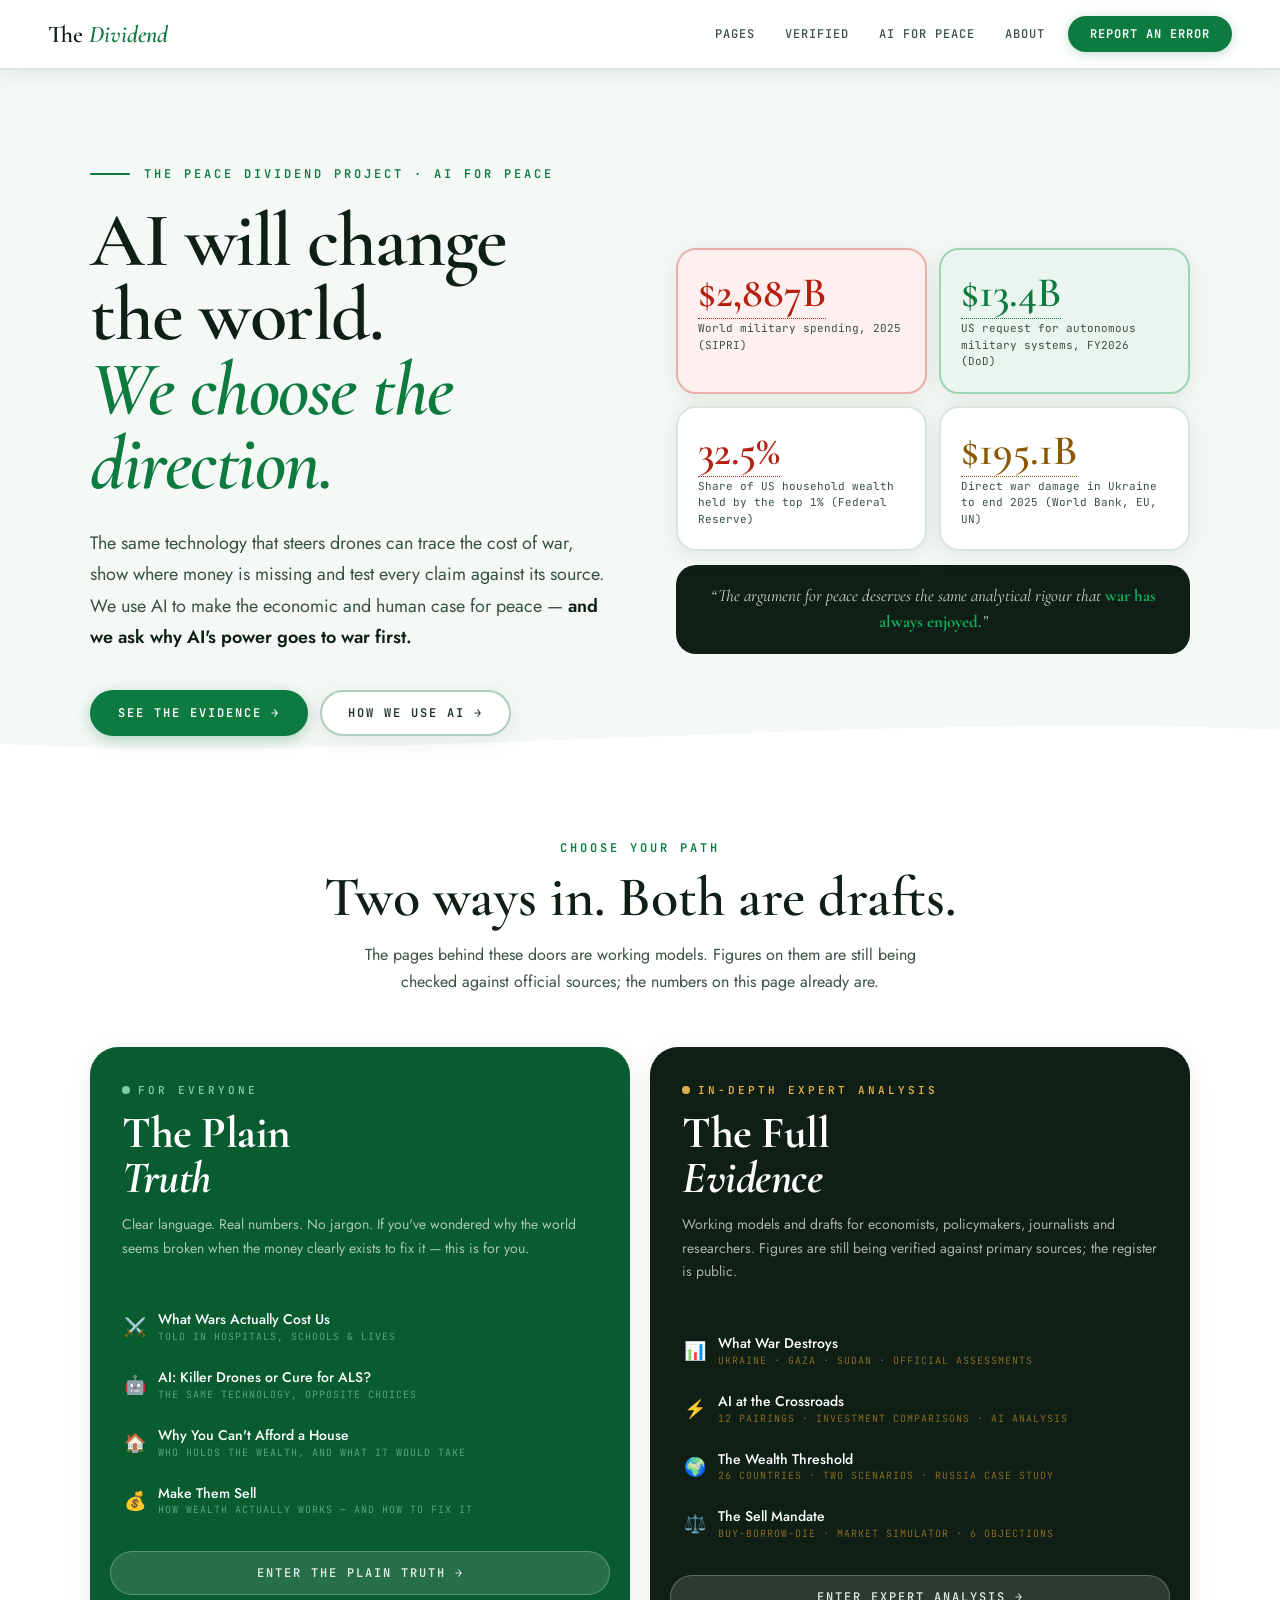
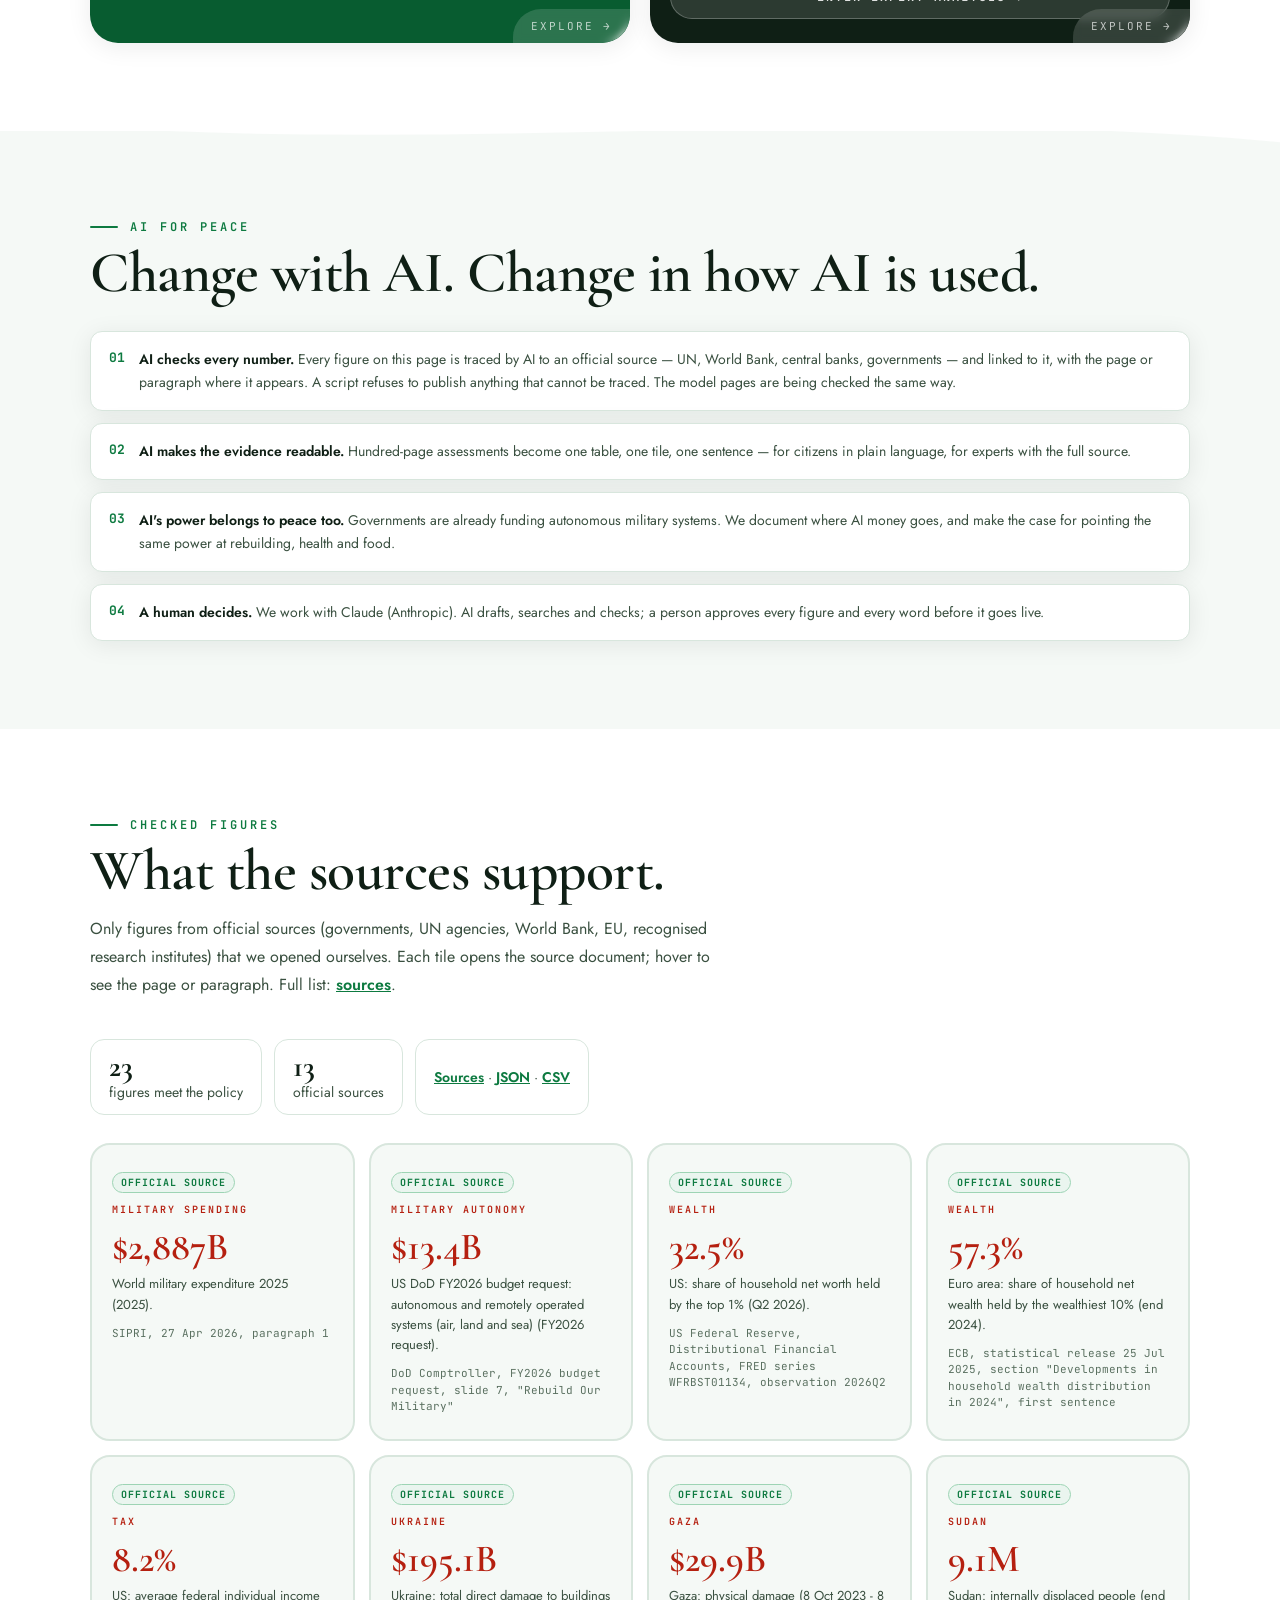
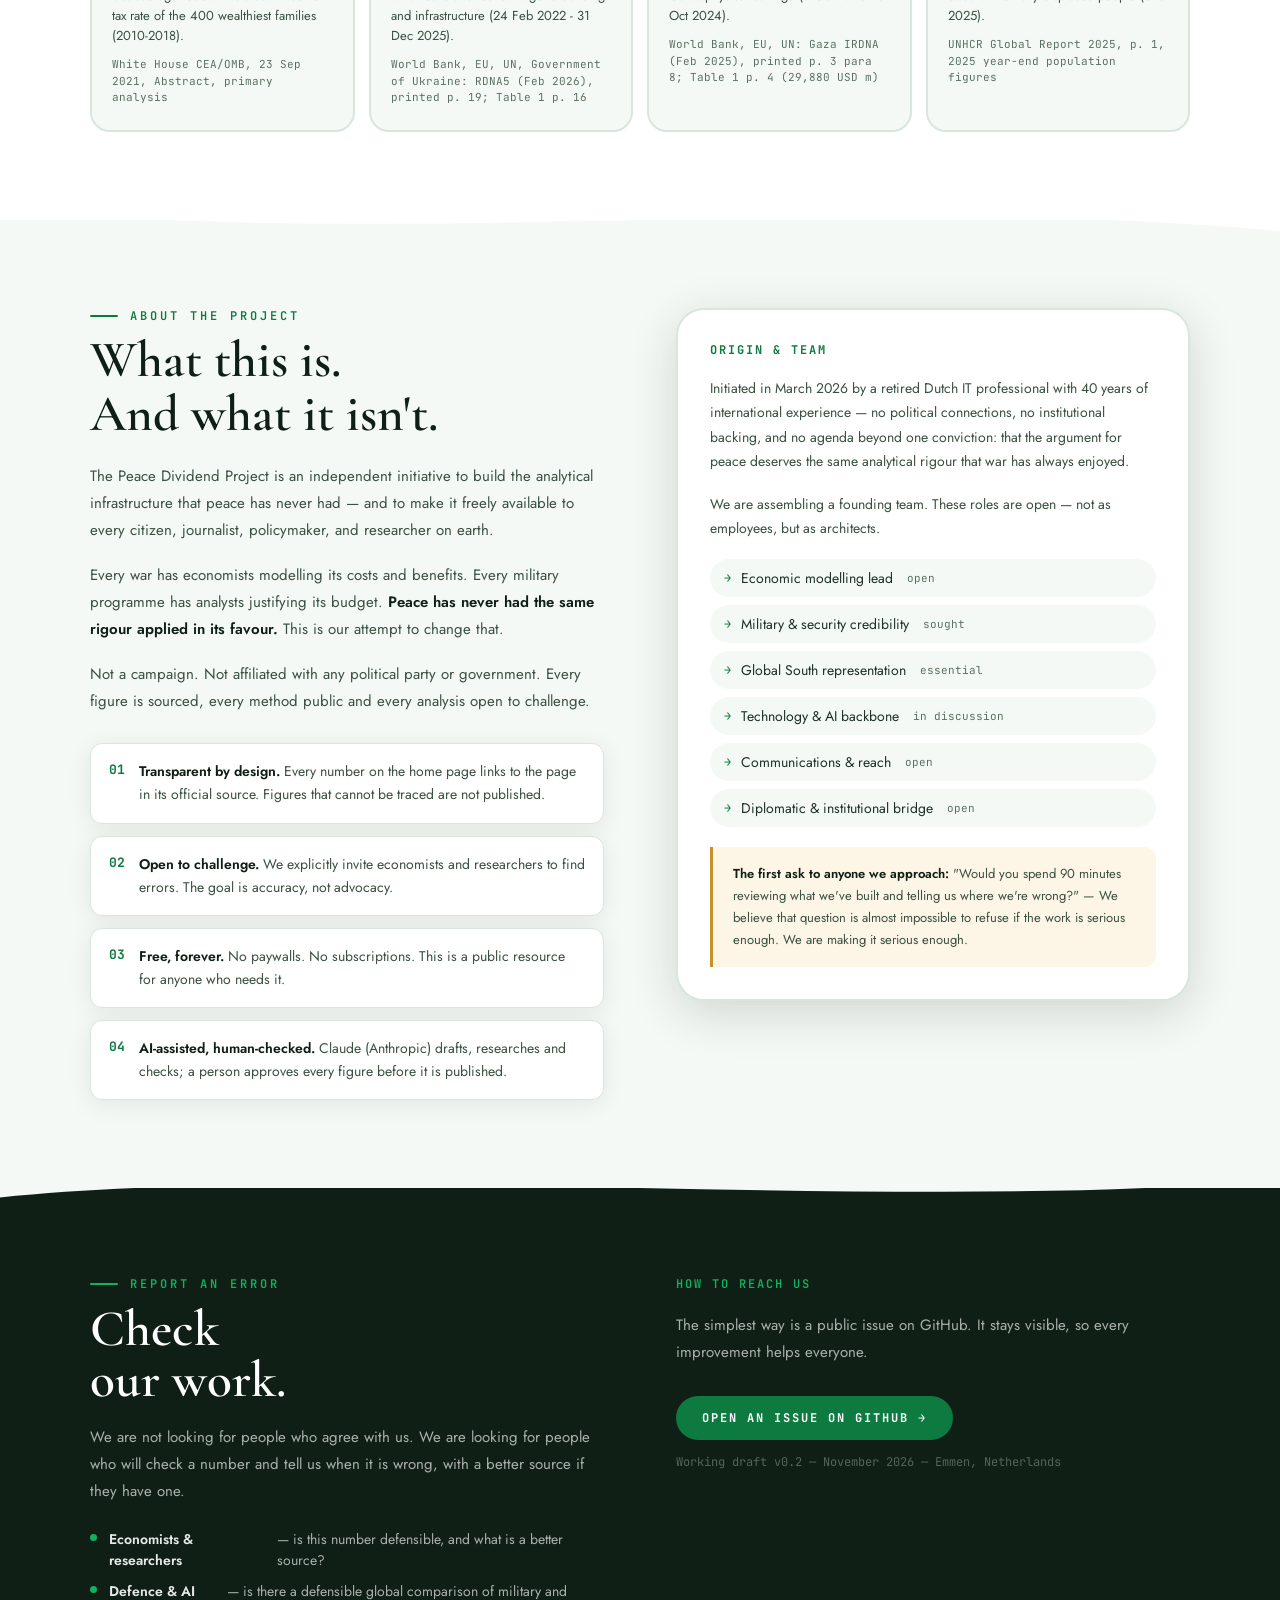
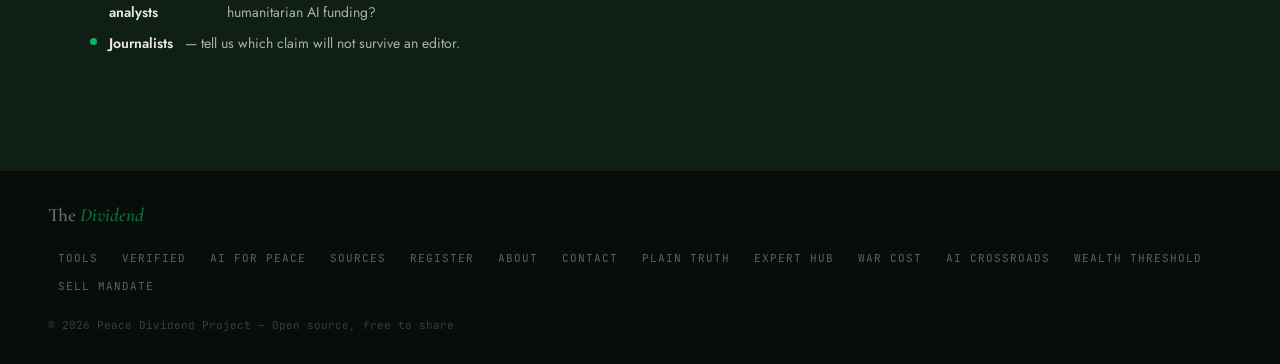
<file: index.html>
<!DOCTYPE html>
<html lang="en">
<head>
<meta charset="UTF-8">
<meta name="robots" content="noindex, nofollow">
<meta name="viewport" content="width=device-width, initial-scale=1.0">
<title>The Dividend — a thesis, checked in public</title>
<link href="https://fonts.googleapis.com/css2?family=Cormorant+Garamond:ital,wght@0,400;0,600;0,700;1,400;1,600&family=Jost:wght@300;400;500;600&family=JetBrains+Mono:wght@400;500;600&display=swap" rel="stylesheet">
<style>
:root {
  --bg:#ffffff; --bg2:#f5f9f6; --bg3:#eaf3ee;
  --ink:#0f1f15; --ink2:#1e3028; --ink3:#3a5040; --ink4:#5a7060;
  --green:#0d7a40; --green2:#0f9450; --green3:#12b060;
  --green-bg:#eaf5ef; --green-border:#9dd4b4; --green-deep:#085c30;
  --red:#b52010; --red-bg:#fdf0ee; --red-border:#e8b0a8;
  --amber:#8a5800; --amber-bg:#fdf5e6; --amber-border:#e8c87a;
  --gold:#c4922a; --gold-light:#e0b050;
  --border:#d8e6dd; --border-strong:#b0ccba;
  --shadow:0 4px 24px rgba(15,31,21,0.08);
  --shadow-hover:0 12px 48px rgba(15,31,21,0.16);
  --r:20px; --r-sm:12px; --r-lg:28px;
  --mono:'JetBrains Mono',monospace;
}
*{margin:0;padding:0;box-sizing:border-box;}
html{scroll-behavior:smooth;}
body{font-family:'Jost',sans-serif;background:var(--bg);color:var(--ink);overflow-x:hidden;}

/* ── NAV ── */
nav{background:#fff;border-bottom:2px solid var(--border);padding:0 48px;height:70px;display:flex;align-items:center;justify-content:space-between;position:sticky;top:0;z-index:300;box-shadow:var(--shadow);}
.nav-logo{font-family:'Cormorant Garamond',serif;font-size:24px;font-weight:600;color:var(--ink);text-decoration:none;}
.nav-logo span{color:var(--green);font-style:italic;}
.nav-right{display:flex;align-items:center;gap:10px;}
.nav-links{display:flex;gap:4px;}
.nav-link{font-family:var(--mono);font-size:12px;letter-spacing:1px;text-transform:uppercase;color:var(--ink3);text-decoration:none;padding:7px 13px;border-radius:50px;transition:all 0.2s;font-weight:500;}
.nav-link:hover{background:var(--green-bg);color:var(--green);}
.nav-cta{font-family:var(--mono);font-size:12px;letter-spacing:1px;text-transform:uppercase;padding:10px 22px;background:var(--green);color:#fff;border-radius:50px;text-decoration:none;transition:all 0.2s;font-weight:600;box-shadow:0 2px 12px rgba(13,122,64,0.25);}
.nav-cta:hover{background:var(--green2);transform:translateY(-1px);box-shadow:0 4px 20px rgba(13,122,64,0.35);}

/* ── WAVE DIVIDER ── */
.wave{display:block;width:100%;line-height:0;overflow:hidden;margin-top:-2px;}

/* ── HERO ── */
.hero{background:var(--bg2);padding:96px 48px 40px;position:relative;overflow:hidden;}
.hero::after{content:'';position:absolute;bottom:-1px;left:0;right:0;height:80px;background:url("data:image/svg+xml,%3Csvg xmlns='http://www.w3.org/2000/svg' viewBox='0 0 1440 80'%3E%3Cpath d='M0,40 C360,80 1080,0 1440,40 L1440,80 L0,80 Z' fill='%23ffffff'/%3E%3C/svg%3E") no-repeat bottom;background-size:cover;}
.hero-inner{max-width:1100px;margin:0 auto;display:grid;grid-template-columns:1fr 1fr;gap:72px;align-items:center;position:relative;z-index:1;}
.hero-kicker{font-family:var(--mono);font-size:12px;letter-spacing:3px;text-transform:uppercase;color:var(--green);margin-bottom:22px;display:flex;align-items:center;gap:14px;font-weight:600;}
.hero-kicker::before{content:'';width:40px;height:2px;background:var(--green);border-radius:2px;}
.hero h1{font-family:'Cormorant Garamond',serif;font-size:clamp(48px,6vw,86px);font-weight:600;color:var(--ink);line-height:0.97;letter-spacing:-1.5px;margin-bottom:26px;}
.hero h1 em{font-style:italic;color:var(--green);display:block;}
.hero-statement{font-size:clamp(15px,1.7vw,18px);color:var(--ink3);line-height:1.75;margin-bottom:36px;}
.hero-statement strong{color:var(--ink);font-weight:600;}
.hero-btns{display:flex;gap:12px;flex-wrap:wrap;}
.hero-btn{padding:13px 26px;font-family:var(--mono);font-size:12px;letter-spacing:2px;text-transform:uppercase;border-radius:50px;text-decoration:none;transition:all 0.25s;border:2px solid transparent;font-weight:600;}
.hero-btn.primary{background:var(--green);color:#fff;border-color:var(--green);box-shadow:0 4px 16px rgba(13,122,64,0.3);}
.hero-btn.primary:hover{background:var(--green2);transform:translateY(-2px);box-shadow:0 8px 24px rgba(13,122,64,0.35);}
.hero-btn.secondary{background:#fff;color:var(--ink2);border-color:var(--border-strong);box-shadow:var(--shadow);}
.hero-btn.secondary:hover{border-color:var(--green);color:var(--green);transform:translateY(-2px);}

/* hero right panel */
.hero-stats{display:grid;grid-template-columns:1fr 1fr;gap:12px;}
.hstat{padding:22px 20px;background:#fff;border-radius:var(--r);border:2px solid var(--border);box-shadow:var(--shadow);}
.hstat:nth-child(1){border-color:var(--red-border);background:var(--red-bg);}
.hstat:nth-child(2){border-color:var(--green-border);background:var(--green-bg);}
.hstat-num{font-family:'Cormorant Garamond',serif;font-size:clamp(28px,3.5vw,42px);font-weight:600;line-height:1;margin-bottom:6px;}
.hstat:nth-child(1) .hstat-num{color:var(--red);}
.hstat:nth-child(2) .hstat-num{color:var(--green);}
.hstat:nth-child(3) .hstat-num{color:var(--red);}
.hstat:nth-child(4) .hstat-num{color:var(--amber);}
.hstat-label{font-family:var(--mono);font-size:11px;color:var(--ink3);line-height:1.5;}
.hero-tagline{margin-top:14px;padding:18px 22px;background:var(--ink);border-radius:var(--r);text-align:center;}
.hero-tagline p{font-family:'Cormorant Garamond',serif;font-size:17px;font-style:italic;color:rgba(255,255,255,0.8);line-height:1.55;}
.hero-tagline strong{color:var(--green3);font-style:normal;}

/* ── SECTION BASE ── */
section{padding:88px 48px;}
.sec-inner{max-width:1100px;margin:0 auto;}
.sec-eye{font-family:var(--mono);font-size:12px;letter-spacing:3px;text-transform:uppercase;color:var(--green);margin-bottom:10px;display:flex;align-items:center;gap:12px;font-weight:600;}
.sec-eye::before{content:'';width:28px;height:2px;background:var(--green);border-radius:2px;}
.sec-title{font-family:'Cormorant Garamond',serif;font-size:clamp(34px,4.5vw,58px);font-weight:600;color:var(--ink);line-height:1.0;margin-bottom:14px;letter-spacing:-0.5px;}
.sec-body{font-size:16px;color:var(--ink3);max-width:640px;line-height:1.75;margin-bottom:40px;}
.sec-body strong{color:var(--ink);font-weight:600;}

/* ── TWO DOORS ── */
.doors{background:#fff;padding-top:64px;}
.doors-header{text-align:center;margin-bottom:52px;}
.doors-eyebrow{font-family:var(--mono);font-size:12px;letter-spacing:3px;text-transform:uppercase;color:var(--green);margin-bottom:12px;font-weight:600;}
.doors-title{font-family:'Cormorant Garamond',serif;font-size:clamp(34px,4.5vw,56px);font-weight:600;color:var(--ink);line-height:1.05;margin-bottom:14px;}
.doors-sub{font-size:16px;color:var(--ink3);max-width:560px;margin:0 auto;line-height:1.7;}
.doors-grid{display:grid;grid-template-columns:1fr 1fr;gap:20px;}

.door{border-radius:var(--r-lg);overflow:hidden;text-decoration:none;display:block;
  transition:transform 0.3s cubic-bezier(0.34,1.56,0.64,1),box-shadow 0.3s;
  box-shadow:var(--shadow);position:relative;}
.door:hover{transform:translateY(-6px) scale(1.01);box-shadow:var(--shadow-hover);}
.door::after{content:'Explore →';position:absolute;bottom:0;right:0;
  background:rgba(255,255,255,0.15);backdrop-filter:blur(4px);
  font-family:var(--mono);font-size:11px;letter-spacing:2px;text-transform:uppercase;
  color:rgba(255,255,255,0.7);padding:10px 18px;
  border-radius:var(--r-lg) 0 var(--r-lg) 0;
  transition:all 0.25s;}
.door:hover::after{background:rgba(255,255,255,0.25);color:#fff;}
.door-people{background:var(--green-deep);}
.door-expert{background:var(--ink);}

.door-top{padding:36px 32px 24px;}
.door-tag{font-family:var(--mono);font-size:11px;letter-spacing:3px;text-transform:uppercase;margin-bottom:14px;display:flex;align-items:center;gap:8px;font-weight:600;}
.door-people .door-tag{color:#7ecba8;}.door-expert .door-tag{color:var(--gold-light);}
.door-tag-dot{width:8px;height:8px;border-radius:50%;flex-shrink:0;}
.door-people .door-tag-dot{background:#7ecba8;}.door-expert .door-tag-dot{background:var(--gold-light);}
.door-name{font-family:'Cormorant Garamond',serif;font-size:clamp(30px,3.5vw,48px);font-weight:700;color:#fff;line-height:1.0;margin-bottom:12px;letter-spacing:-0.5px;}
.door-name em{font-style:italic;}
.door-desc{font-size:14px;line-height:1.7;color:rgba(255,255,255,0.65);margin-bottom:16px;}

.door-tools{display:flex;flex-direction:column;gap:4px;padding:0 20px 16px;}
.door-tool{display:flex;align-items:center;gap:12px;padding:11px 14px;border-radius:var(--r-sm);transition:background 0.2s;cursor:pointer;}
.door-people .door-tool:hover{background:rgba(255,255,255,0.1);}
.door-expert .door-tool:hover{background:rgba(255,255,255,0.08);}
.door-tool-icon{font-size:18px;flex-shrink:0;}
.door-tool-name{font-size:14px;font-weight:500;color:#fff;margin-bottom:2px;line-height:1.2;}
.door-tool-sub{font-family:var(--mono);font-size:10px;letter-spacing:1px;text-transform:uppercase;}
.door-people .door-tool-sub{color:rgba(126,203,168,0.65);}
.door-expert .door-tool-sub{color:rgba(196,146,42,0.65);}

.door-cta{margin:8px 20px 24px;padding:13px 20px;background:rgba(255,255,255,0.12);
  border:1.5px solid rgba(255,255,255,0.25);border-radius:50px;
  text-align:center;font-family:var(--mono);font-size:12px;letter-spacing:2px;
  text-transform:uppercase;color:rgba(255,255,255,0.85);transition:all 0.2s;font-weight:600;}
.door:hover .door-cta{background:rgba(255,255,255,0.22);color:#fff;}

/* ── CHARTS SECTION ── */
.charts-section{background:var(--bg2);position:relative;overflow:hidden;}
.charts-section::before{content:'';position:absolute;top:-40px;left:0;right:0;height:80px;
  background:url("data:image/svg+xml,%3Csvg xmlns='http://www.w3.org/2000/svg' viewBox='0 0 1440 80'%3E%3Cpath d='M0,40 C360,0 1080,80 1440,40 L1440,0 L0,0 Z' fill='%23ffffff'/%3E%3C/svg%3E") no-repeat top;background-size:cover;}
.charts-grid{display:grid;grid-template-columns:1fr 1fr;gap:20px;margin-top:40px;}
.chart-card{background:#fff;border-radius:var(--r);padding:28px;box-shadow:var(--shadow);border:1px solid var(--border);}
.chart-card.wide{grid-column:1/-1;}
.chart-title{font-family:'Cormorant Garamond',serif;font-size:22px;font-weight:600;color:var(--ink);margin-bottom:4px;}
.chart-sub{font-size:13px;color:var(--ink4);margin-bottom:20px;font-family:var(--mono);letter-spacing:0.5px;}
.chart-wrap{position:relative;}

/* ── NUMBERS GRID ── */
.numbers-section{background:#fff;}
.numbers-grid{display:grid;grid-template-columns:repeat(4,1fr);gap:14px;margin-bottom:14px;}
.numbers-grid2{display:grid;grid-template-columns:repeat(3,1fr);gap:14px;}

.num-tile{padding:24px 20px;background:var(--bg2);border-radius:var(--r);
  border:2px solid var(--border);
  transition:transform 0.25s cubic-bezier(0.34,1.56,0.64,1),box-shadow 0.25s,border-color 0.2s;
  cursor:pointer;text-decoration:none;display:block;position:relative;overflow:hidden;}
.num-tile::after{content:'→ Explore';position:absolute;bottom:10px;right:14px;
  font-family:var(--mono);font-size:9px;letter-spacing:2px;text-transform:uppercase;
  color:var(--green);opacity:0;transition:opacity 0.2s;font-weight:600;}
.num-tile:hover{transform:translateY(-4px) scale(1.01);box-shadow:var(--shadow-hover);border-color:var(--green-border);}
.num-tile:hover::after{opacity:1;}
.num-tile:hover .nt-label{color:var(--ink2);}

.nt-category{font-family:var(--mono);font-size:10px;letter-spacing:2px;text-transform:uppercase;margin-bottom:12px;font-weight:600;display:flex;align-items:center;gap:6px;}
.nt-category.war{color:var(--red);}.nt-category.ai{color:var(--green);}
.nt-category.wealth{color:var(--amber);}.nt-category.sell{color:var(--ink2);}
.nt-num{font-family:'Cormorant Garamond',serif;font-size:clamp(28px,3vw,42px);font-weight:600;color:var(--ink);line-height:1;margin-bottom:8px;}
.nt-num.red{color:var(--red);}.nt-num.grn{color:var(--green);}.nt-num.gold{color:var(--amber);}
.nt-label{font-size:13px;color:var(--ink3);line-height:1.55;transition:color 0.2s;}

/* ── ABOUT ── */
.about{background:var(--bg2);position:relative;overflow:hidden;}
.about::before{content:'';position:absolute;top:-40px;left:0;right:0;height:80px;
  background:url("data:image/svg+xml,%3Csvg xmlns='http://www.w3.org/2000/svg' viewBox='0 0 1440 80'%3E%3Cpath d='M0,20 C480,80 960,0 1440,60 L1440,0 L0,0 Z' fill='%23ffffff'/%3E%3C/svg%3E") no-repeat top;background-size:cover;}
.about-inner{max-width:1100px;margin:0 auto;display:grid;grid-template-columns:1fr 1fr;gap:72px;align-items:start;}
.about-title{font-family:'Cormorant Garamond',serif;font-size:clamp(32px,4vw,52px);font-weight:600;color:var(--ink);line-height:1.05;margin-bottom:22px;}
.about-body{font-size:15px;color:var(--ink3);line-height:1.8;margin-bottom:18px;}
.about-body strong{color:var(--ink);font-weight:600;}
.about-principles{display:flex;flex-direction:column;gap:12px;margin-top:28px;}
.principle{display:flex;gap:14px;align-items:flex-start;padding:16px 18px;background:#fff;border-radius:var(--r-sm);box-shadow:var(--shadow);border:1px solid var(--border);}
.principle-num{font-family:var(--mono);font-size:13px;color:var(--green);flex-shrink:0;margin-top:1px;font-weight:700;}
.principle-text{font-size:14px;color:var(--ink3);line-height:1.65;}
.principle-text strong{color:var(--ink);font-weight:600;}

.team-box{background:#fff;border-radius:var(--r-lg);padding:32px;box-shadow:var(--shadow-hover);border:2px solid var(--border);}
.team-title{font-family:var(--mono);font-size:12px;letter-spacing:2px;text-transform:uppercase;color:var(--green);margin-bottom:18px;font-weight:700;}
.team-body{font-size:14px;color:var(--ink3);line-height:1.75;margin-bottom:18px;}
.team-names{display:flex;flex-direction:column;gap:8px;margin-bottom:20px;}
.team-name{font-size:14px;color:var(--ink2);display:flex;align-items:center;gap:10px;padding:9px 14px;background:var(--bg2);border-radius:50px;}
.team-name::before{content:'→';font-family:var(--mono);color:var(--green);font-size:12px;font-weight:700;}
.team-name em{font-size:11px;color:var(--ink4);font-style:normal;margin-left:4px;font-family:var(--mono);}
.origin-note{padding:16px 20px;background:var(--amber-bg);border-left:3px solid var(--gold);border-radius:0 var(--r-sm) var(--r-sm) 0;font-size:13px;color:var(--ink3);line-height:1.7;}
.origin-note strong{color:var(--ink);font-weight:600;}

/* ── CONTACT ── */
.contact{background:var(--ink);padding:88px 48px;position:relative;overflow:hidden;}
.contact::before{content:'';position:absolute;top:-40px;left:0;right:0;height:80px;
  background:url("data:image/svg+xml,%3Csvg xmlns='http://www.w3.org/2000/svg' viewBox='0 0 1440 80'%3E%3Cpath d='M0,60 C360,0 1080,80 1440,20 L1440,0 L0,0 Z' fill='%23f5f9f6'/%3E%3C/svg%3E") no-repeat top;background-size:cover;}
.contact-inner{max-width:1100px;margin:0 auto;display:grid;grid-template-columns:1fr 1fr;gap:72px;align-items:start;}
.contact-eye{font-family:var(--mono);font-size:12px;letter-spacing:3px;text-transform:uppercase;color:var(--green3);margin-bottom:12px;display:flex;align-items:center;gap:12px;font-weight:600;}
.contact-eye::before{content:'';width:28px;height:2px;background:var(--green3);border-radius:2px;}
.contact-title{font-family:'Cormorant Garamond',serif;font-size:clamp(32px,4vw,52px);font-weight:600;color:#fff;line-height:1.0;margin-bottom:18px;}
.contact-body{font-size:15px;color:rgba(255,255,255,0.65);line-height:1.8;margin-bottom:24px;}
.contact-roles{display:flex;flex-direction:column;gap:10px;margin-bottom:28px;}
.contact-role{display:flex;align-items:flex-start;gap:12px;font-size:14px;color:rgba(255,255,255,0.65);line-height:1.5;}
.contact-role::before{content:'';width:7px;height:7px;border-radius:50%;background:var(--green3);flex-shrink:0;margin-top:5px;}
.contact-role strong{color:rgba(255,255,255,0.9);font-weight:600;}
.contact-email{font-family:var(--mono);font-size:14px;color:var(--green3);padding:14px 22px;border:2px solid rgba(18,176,96,0.3);border-radius:50px;background:rgba(18,176,96,0.06);display:inline-block;margin-bottom:10px;}
.contact-note{font-size:12px;color:rgba(255,255,255,0.3);font-family:var(--mono);}
.contact-form-title{font-family:var(--mono);font-size:12px;letter-spacing:2px;text-transform:uppercase;color:var(--green3);margin-bottom:20px;font-weight:600;}
.form-field{margin-bottom:14px;}
.form-field label{display:block;font-family:var(--mono);font-size:11px;letter-spacing:2px;text-transform:uppercase;color:rgba(255,255,255,0.45);margin-bottom:6px;font-weight:500;}
.form-field input,.form-field select,.form-field textarea{width:100%;background:rgba(255,255,255,0.07);border:1.5px solid rgba(255,255,255,0.14);color:#fff;font-family:'Jost',sans-serif;font-size:15px;padding:12px 15px;border-radius:var(--r-sm);outline:none;transition:border-color 0.2s;resize:none;}
.form-field input::placeholder,.form-field textarea::placeholder{color:rgba(255,255,255,0.25);}
.form-field input:focus,.form-field textarea:focus,.form-field select:focus{border-color:rgba(18,176,96,0.5);}
.form-field select{appearance:none;cursor:pointer;}
.form-field select option{background:var(--ink);color:#fff;}
.form-submit{width:100%;padding:14px;background:var(--green);color:#fff;font-family:var(--mono);font-size:12px;letter-spacing:2px;text-transform:uppercase;border:none;border-radius:50px;cursor:pointer;font-weight:700;transition:all 0.2s;box-shadow:0 4px 16px rgba(13,122,64,0.3);}
.form-submit:hover{background:var(--green2);transform:translateY(-1px);}
.form-success{display:none;padding:18px;background:rgba(18,176,96,0.1);border:1.5px solid rgba(18,176,96,0.25);border-radius:var(--r-sm);font-size:14px;color:#7ecba8;text-align:center;line-height:1.65;}

/* ── FOOTER ── */
footer{background:#070d0a;padding:32px 48px;display:flex;align-items:center;justify-content:space-between;flex-wrap:wrap;gap:20px;border-top:1px solid rgba(255,255,255,0.06);}
.foot-logo{font-family:'Cormorant Garamond',serif;font-size:19px;font-weight:600;color:rgba(255,255,255,0.4);}
.foot-logo span{color:rgba(18,176,96,0.6);font-style:italic;}
.foot-links{display:flex;gap:4px;flex-wrap:wrap;}
.foot-link{font-family:var(--mono);font-size:11px;letter-spacing:1px;text-transform:uppercase;color:rgba(255,255,255,0.35);text-decoration:none;transition:color 0.2s;padding:5px 10px;border-radius:50px;}
.foot-link:hover{color:rgba(255,255,255,0.8);background:rgba(255,255,255,0.06);}
.foot-copy{font-family:var(--mono);font-size:11px;color:rgba(255,255,255,0.2);}

@keyframes riseIn{from{opacity:0;transform:translateY(16px)}to{opacity:1;transform:translateY(0)}}
.rise{opacity:0;animation:riseIn 0.8s forwards;}
.rise-1{animation-delay:0.1s;}.rise-2{animation-delay:0.25s;}.rise-3{animation-delay:0.4s;}.rise-4{animation-delay:0.55s;}

@media(max-width:900px){
  nav{padding:0 18px;}.nav-links{display:none;}
  .hero{padding:64px 18px 48px;}.hero-inner{grid-template-columns:1fr;gap:36px;}
  section,.about,.contact{padding:56px 18px;}
  .doors-grid,.charts-grid{grid-template-columns:1fr;}
  .chart-card.wide{grid-column:auto;}
  .numbers-grid{grid-template-columns:1fr 1fr;}.numbers-grid2{grid-template-columns:1fr 1fr;}
  .about-inner,.contact-inner{grid-template-columns:1fr;gap:36px;}
  .hero-stats{grid-template-columns:1fr 1fr;}
  footer{padding:24px 18px;flex-direction:column;align-items:flex-start;}
}

.badge{display:inline-block;font-family:var(--mono);font-size:10px;letter-spacing:1px;text-transform:uppercase;font-weight:700;padding:3px 8px;border-radius:50px;margin-bottom:10px}
.badge.a{background:var(--green-bg);color:var(--green);border:1px solid var(--green-border)}
.badge.b{background:var(--amber-bg);color:var(--amber);border:1px solid var(--amber-border)}
.src-tile::after{content:'↗ Source'!important}
.src-line{font-family:var(--mono);font-size:11px;color:var(--ink4);margin-top:10px;line-height:1.5}
.verified-grid{display:grid;grid-template-columns:repeat(4,1fr);gap:14px}
.corr{width:100%;border-collapse:separate;border-spacing:0 10px;font-size:14px}
.corr th{font-family:var(--mono);font-size:11px;letter-spacing:2px;text-transform:uppercase;color:var(--ink4);text-align:left;padding:0 14px 4px;font-weight:600}
.corr td{background:#fff;padding:14px;vertical-align:top;line-height:1.55;color:var(--ink3);border-top:1px solid var(--border);border-bottom:1px solid var(--border)}
.corr td:first-child{border-left:1px solid var(--border);border-radius:12px 0 0 12px;color:var(--red);font-weight:500}
.corr td:last-child{border-right:1px solid var(--border);border-radius:0 12px 12px 0;font-family:var(--mono);font-size:12px}
.status-strip{display:flex;gap:12px;flex-wrap:wrap;margin:0 0 28px}
.status-strip div{background:#fff;border:1px solid var(--border);border-radius:14px;padding:12px 18px;font-size:14px;color:var(--ink3)}
.status-strip b{font-family:'Cormorant Garamond',serif;font-size:30px;color:var(--ink);display:block;line-height:1}
.contact-btn{display:inline-block;margin:6px 0 14px;padding:14px 26px;background:var(--green);color:#fff;border-radius:50px;font-family:var(--mono);font-size:12px;letter-spacing:2px;text-transform:uppercase;font-weight:700;text-decoration:none}
.contact-btn:hover{background:var(--green2)}
@media(max-width:900px){.verified-grid{grid-template-columns:1fr 1fr}.corr thead{display:none}.corr td{display:block;border:1px solid var(--border)!important;border-radius:0!important}}
</style>
</head>
<body>
<nav>
  <a class="nav-logo" href="#">The <span>Dividend</span></a>
  <div class="nav-right">
    <div class="nav-links">
      <a class="nav-link" href="#tools">Pages</a>
      <a class="nav-link" href="#verified">Verified</a>
      <a class="nav-link" href="#ai">AI for peace</a>
      <a class="nav-link" href="#about">About</a>
    </div>
    <a class="nav-cta" href="#contact">Report an error</a>
  </div>
</nav>

<section class="hero">
  <div class="hero-inner">
    <div>
      <div class="hero-kicker">The Peace Dividend Project · AI for peace</div>
      <h1>AI will change<br>the world.<br><em>We choose the direction.</em></h1>
      <p class="hero-statement">The same technology that steers drones can trace the cost of war, show where money is missing and test every claim against its source. We use AI to make the economic and human case for peace — <strong>and we ask why AI's power goes to war first.</strong></p>
      <div class="hero-btns">
        <a class="hero-btn primary" href="#verified">See the evidence →</a>
        <a class="hero-btn secondary" href="#ai">How we use AI →</a>
      </div>
    </div>
    <div>
      <div class="hero-stats">
        <div class="hstat"><div class="hstat-num" data-fig="mil_spend_2025" data-show="compact"></div><div class="hstat-label">World military spending, 2025 (SIPRI)</div></div>
        <div class="hstat"><div class="hstat-num" data-fig="us_dod_ai_autonomy_fy26" data-show="compact"></div><div class="hstat-label">US request for autonomous military systems, FY2026 (DoD)</div></div>
        <div class="hstat"><div class="hstat-num" data-fig="us_top1_share" data-show="compact"></div><div class="hstat-label">Share of US household wealth held by the top 1% (Federal Reserve)</div></div>
        <div class="hstat"><div class="hstat-num" data-fig="ua_damage_2025" data-show="compact"></div><div class="hstat-label">Direct war damage in Ukraine to end 2025 (World Bank, EU, UN)</div></div>
      </div>
      <div class="hero-tagline"><p>“The argument for peace deserves the same analytical rigour that <strong>war has always enjoyed.</strong>”</p></div>
    </div>
  </div>
</section>

<!-- TWO DOORS -->
<section class="doors" id="tools">
  <div class="sec-inner">
    <div class="doors-header">
      <div class="doors-eyebrow">Choose Your Path</div>
      <div class="doors-title">Two ways in. Both are drafts.</div>
      <p class="doors-sub">The pages behind these doors are working models. Figures on them are still being checked against official sources; the numbers on this page already are.</p>
    </div>
    <div class="doors-grid">
      <a class="door door-people" href="plain-truth.html">
        <div class="door-top">
          <div class="door-tag"><div class="door-tag-dot"></div>For Everyone</div>
          <div class="door-name">The Plain<br><em>Truth</em></div>
          <p class="door-desc">Clear language. Real numbers. No jargon. If you've wondered why the world seems broken when the money clearly exists to fix it — this is for you.</p>
        </div>
        <div class="door-tools">
          <div class="door-tool"><div class="door-tool-icon">⚔️</div><div class="door-tool-text"><div class="door-tool-name">What Wars Actually Cost Us</div><div class="door-tool-sub">Told in hospitals, schools & lives</div></div></div>
          <div class="door-tool"><div class="door-tool-icon">🤖</div><div class="door-tool-text"><div class="door-tool-name">AI: Killer Drones or Cure for ALS?</div><div class="door-tool-sub">The same technology, opposite choices</div></div></div>
          <div class="door-tool"><div class="door-tool-icon">🏠</div><div class="door-tool-text"><div class="door-tool-name">Why You Can't Afford a House</div><div class="door-tool-sub">Who holds the wealth, and what it would take</div></div></div>
          <div class="door-tool"><div class="door-tool-icon">💰</div><div class="door-tool-text"><div class="door-tool-name">Make Them Sell</div><div class="door-tool-sub">How wealth actually works — and how to fix it</div></div></div>
        </div>
        <div class="door-cta">Enter The Plain Truth →</div>
      </a>
      <a class="door door-expert" href="expert-hub.html">
        <div class="door-top">
          <div class="door-tag"><div class="door-tag-dot"></div>In-Depth Expert Analysis</div>
          <div class="door-name">The Full<br><em>Evidence</em></div>
          <p class="door-desc">Working models and drafts for economists, policymakers, journalists and researchers. Figures are still being verified against primary sources; the register is public.</p>
        </div>
        <div class="door-tools">
          <div class="door-tool"><div class="door-tool-icon">📊</div><div class="door-tool-text"><div class="door-tool-name">What War Destroys</div><div class="door-tool-sub">Ukraine · Gaza · Sudan · official assessments</div></div></div>
          <div class="door-tool"><div class="door-tool-icon">⚡</div><div class="door-tool-text"><div class="door-tool-name">AI at the Crossroads</div><div class="door-tool-sub">12 pairings · Investment comparisons · AI analysis</div></div></div>
          <div class="door-tool"><div class="door-tool-icon">🌍</div><div class="door-tool-text"><div class="door-tool-name">The Wealth Threshold</div><div class="door-tool-sub">26 countries · Two scenarios · Russia case study</div></div></div>
          <div class="door-tool"><div class="door-tool-icon">⚖️</div><div class="door-tool-text"><div class="door-tool-name">The Sell Mandate</div><div class="door-tool-sub">Buy-borrow-die · Market simulator · 6 objections</div></div></div>
        </div>
        <div class="door-cta">Enter Expert Analysis →</div>
      </a>
    </div>
  </div>
</section>


<section class="about" id="ai">
  <div class="sec-inner">
    <div class="sec-eye">AI for peace</div>
    <div class="sec-title">Change with AI. Change in how AI is used.</div>
    <div class="about-principles">
      <div class="principle"><div class="principle-num">01</div><div class="principle-text"><strong>AI checks every number.</strong> Every figure on this page is traced by AI to an official source — UN, World Bank, central banks, governments — and linked to it, with the page or paragraph where it appears. A script refuses to publish anything that cannot be traced. The model pages are being checked the same way.</div></div>
      <div class="principle"><div class="principle-num">02</div><div class="principle-text"><strong>AI makes the evidence readable.</strong> Hundred-page assessments become one table, one tile, one sentence — for citizens in plain language, for experts with the full source.</div></div>
      <div class="principle"><div class="principle-num">03</div><div class="principle-text"><strong>AI's power belongs to peace too.</strong> Governments are already funding autonomous military systems. We document where AI money goes, and make the case for pointing the same power at rebuilding, health and food.</div></div>
      <div class="principle"><div class="principle-num">04</div><div class="principle-text"><strong>A human decides.</strong> We work with Claude (Anthropic). AI drafts, searches and checks; a person approves every figure and every word before it goes live.</div></div>
    </div>
  </div>
</section>

<section class="numbers-section" id="verified">
  <div class="sec-inner">
    <div style="margin-bottom:32px;">
      <div class="sec-eye">Checked figures</div>
      <div class="sec-title">What the sources support.</div>
      <p class="sec-body">Only figures from official sources (governments, UN agencies, World Bank, EU, recognised research institutes) that we opened ourselves. Each tile opens the source document; hover to see the page or paragraph. Full list: <a href="sources.html" style="color:var(--green);font-weight:600;">sources</a>.</p>
    </div>
    <div class="status-strip">
      <div><b data-fig-count="ok"></b>figures meet the policy</div><div><b data-fig-count="sources"></b>official sources</div>
      <div style="display:flex;align-items:center;"><a href="sources.html" style="color:var(--green);font-weight:600;">Sources</a>&nbsp;·&nbsp;<a href="data/figures.json" style="color:var(--green);font-weight:600;">JSON</a>&nbsp;·&nbsp;<a href="data/figures.csv" style="color:var(--green);font-weight:600;">CSV</a></div>
    </div>
    <div class="verified-grid" data-fig-tiles="homepage"></div>
  </div>
</section>


<!-- ABOUT -->
<section class="about" id="about">
  <div class="about-inner">
    <div>
      <div class="sec-eye">About the Project</div>
      <div class="about-title">What this is.<br>And what it isn't.</div>
      <p class="about-body">The Peace Dividend Project is an independent initiative to build the analytical infrastructure that peace has never had — and to make it freely available to every citizen, journalist, policymaker, and researcher on earth.</p>
      <p class="about-body">Every war has economists modelling its costs and benefits. Every military programme has analysts justifying its budget. <strong>Peace has never had the same rigour applied in its favour.</strong> This is our attempt to change that.</p>
      <p class="about-body">Not a campaign. Not affiliated with any political party or government. Every figure is sourced, every method public and every analysis open to challenge.</p>
      <div class="about-principles">
        <div class="principle"><div class="principle-num">01</div><div class="principle-text"><strong>Transparent by design.</strong> Every number on the home page links to the page in its official source. Figures that cannot be traced are not published.</div></div>
        <div class="principle"><div class="principle-num">02</div><div class="principle-text"><strong>Open to challenge.</strong> We explicitly invite economists and researchers to find errors. The goal is accuracy, not advocacy.</div></div>
        <div class="principle"><div class="principle-num">03</div><div class="principle-text"><strong>Free, forever.</strong> No paywalls. No subscriptions. This is a public resource for anyone who needs it.</div></div>
        <div class="principle"><div class="principle-num">04</div><div class="principle-text"><strong>AI-assisted, human-checked.</strong> Claude (Anthropic) drafts, researches and checks; a person approves every figure before it is published.</div></div>
      </div>
    </div>
    <div>
      <div class="team-box">
        <div class="team-title">Origin & Team</div>
        <p class="team-body">Initiated in March 2026 by a retired Dutch IT professional with 40 years of international experience — no political connections, no institutional backing, and no agenda beyond one conviction: that the argument for peace deserves the same analytical rigour that war has always enjoyed.</p>
        <p class="team-body">We are assembling a founding team. These roles are open — not as employees, but as architects.</p>
        <div class="team-names">
          <div class="team-name">Economic modelling lead <em>open</em></div>
          <div class="team-name">Military & security credibility <em>sought</em></div>
          <div class="team-name">Global South representation <em>essential</em></div>
          <div class="team-name">Technology & AI backbone <em>in discussion</em></div>
          <div class="team-name">Communications & reach <em>open</em></div>
          <div class="team-name">Diplomatic & institutional bridge <em>open</em></div>
        </div>
        <div class="origin-note"><strong>The first ask to anyone we approach:</strong> "Would you spend 90 minutes reviewing what we've built and telling us where we're wrong?" — We believe that question is almost impossible to refuse if the work is serious enough. We are making it serious enough.</div>
      </div>
    </div>
  </div>
</section>


<section class="contact" id="contact">
  <div class="contact-inner">
    <div>
      <div class="contact-eye">Report an error</div>
      <div class="contact-title">Check<br>our work.</div>
      <p class="contact-body">We are not looking for people who agree with us. We are looking for people who will check a number and tell us when it is wrong, with a better source if they have one.</p>
      <div class="contact-roles">
        <div class="contact-role"><strong>Economists &amp; researchers</strong> — is this number defensible, and what is a better source?</div>
        <div class="contact-role"><strong>Defence &amp; AI analysts</strong> — is there a defensible global comparison of military and humanitarian AI funding?</div>
        <div class="contact-role"><strong>Journalists</strong> — tell us which claim will not survive an editor.</div>
      </div>
    </div>
    <div>
      <div class="contact-form-title">How to reach us</div>
      <p class="contact-body">The simplest way is a public issue on GitHub. It stays visible, so every improvement helps everyone.</p>
      <a class="contact-btn" id="issueBtn" href="https://github.com/SmartMeterHans/the-dividend/issues/new" target="_blank" rel="noopener">Open an issue on GitHub →</a>
      <p class="contact-body" id="mailLine" style="display:none;">Prefer email? <a id="mailLink" href="#" style="color:var(--green3);"></a></p>
      <div class="contact-note">Working draft v0.2 — November 2026 — Emmen, Netherlands</div>
    </div>
  </div>
</section>
<footer>
  <div class="foot-logo">The <span>Dividend</span></div>
  <div class="foot-links">
    <a class="foot-link" href="#tools">Tools</a>
    <a class="foot-link" href="#verified">Verified</a><a class="foot-link" href="#ai">AI for peace</a><a class="foot-link" href="sources.html">Sources</a><a class="foot-link" href="data/figures.json">Register</a>
    <a class="foot-link" href="#about">About</a>
    <a class="foot-link" href="#contact">Contact</a>
    <a class="foot-link" href="plain-truth.html">Plain Truth</a>
    <a class="foot-link" href="expert-hub.html">Expert Hub</a>
    <a class="foot-link" href="war-damage.html">War Cost</a>
    <a class="foot-link" href="ai-crossroads.html">AI Crossroads</a>
    <a class="foot-link" href="wealth-threshold.html">Wealth Threshold</a>
    <a class="foot-link" href="sell-mandate.html">Sell Mandate</a>
  </div>
  <div class="foot-copy">© 2026 Peace Dividend Project — Open source, free to share</div>
</footer>
<script src="assets/config.js"></script>
<script src="assets/figures.js"></script>
<script>
(function () {
  var c = window.PD_CONFIG || {};
  if (c.issuesUrl) document.getElementById('issueBtn').href = c.issuesUrl;
  if (c.email) { var a = document.getElementById('mailLink'); a.href = 'mailto:' + c.email; a.textContent = c.email; document.getElementById('mailLine').style.display = 'block'; }
})();
</script>
</body>
</html>
</file>
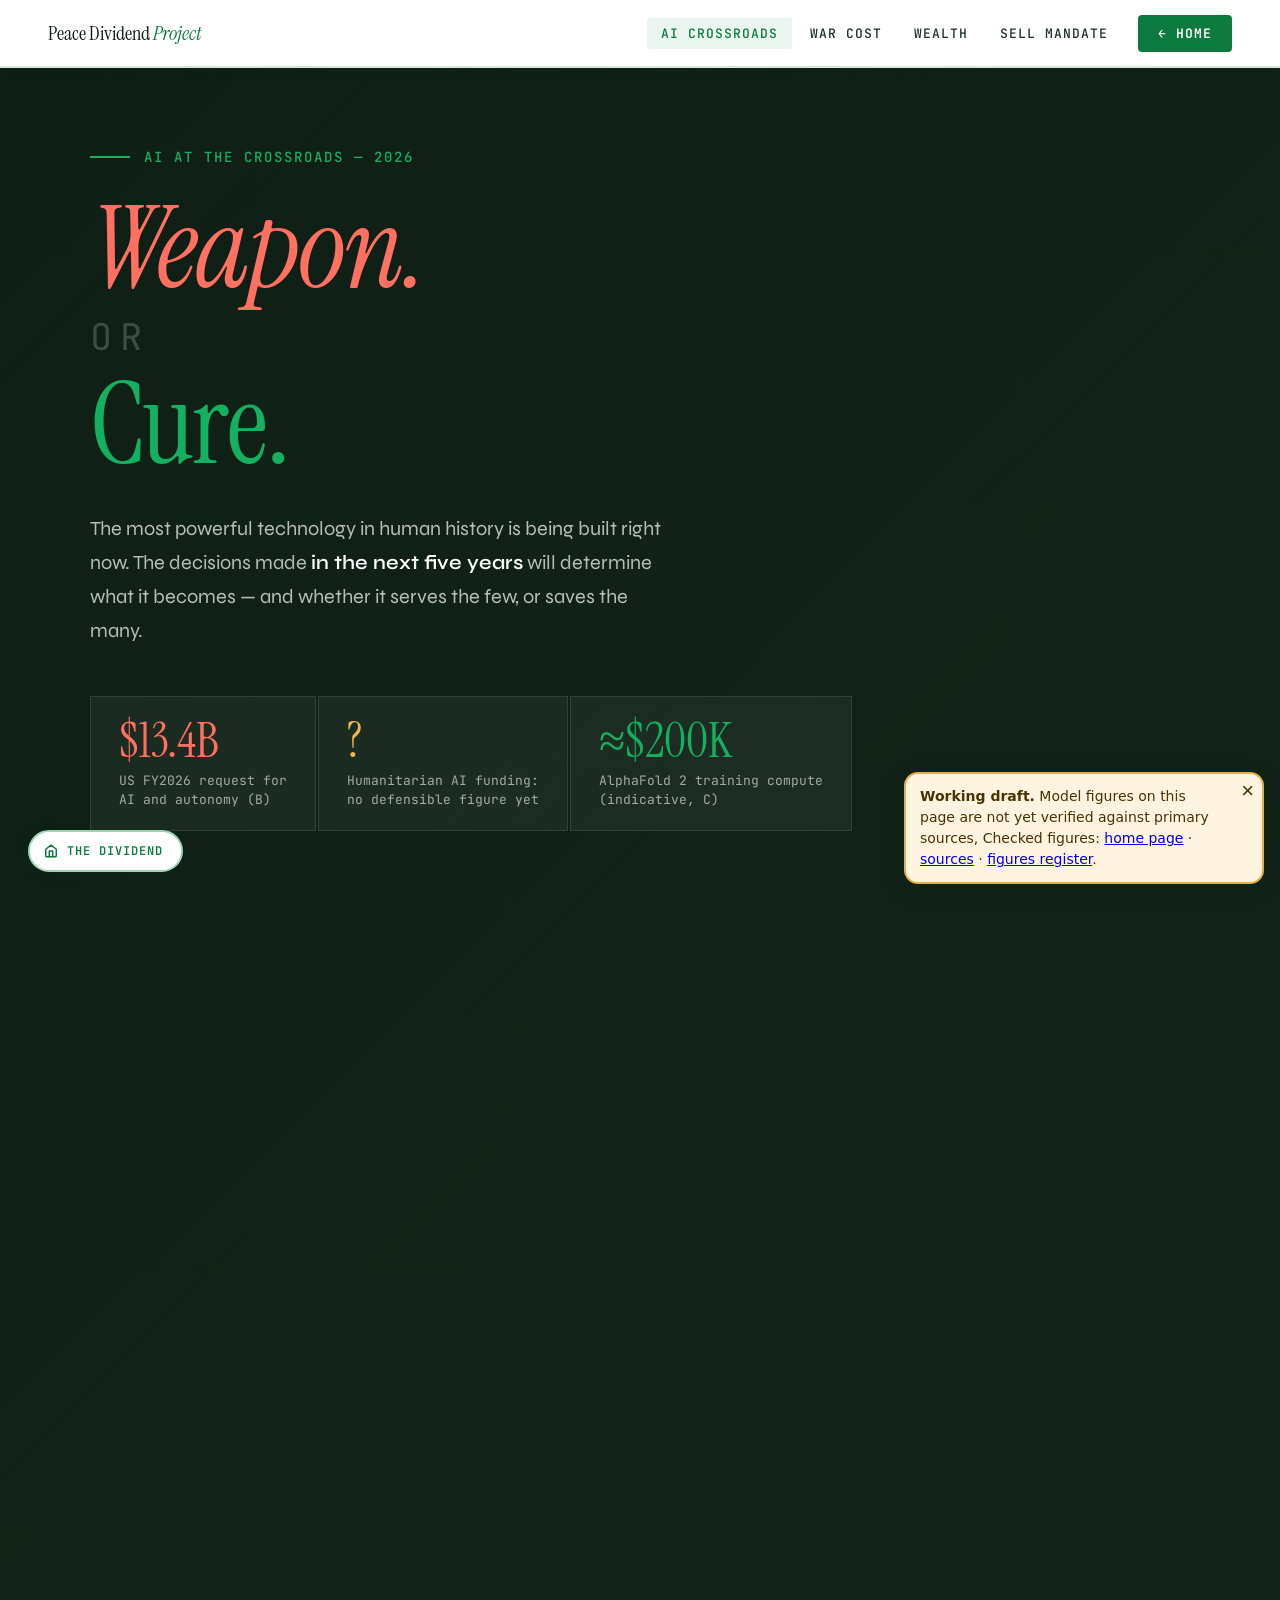
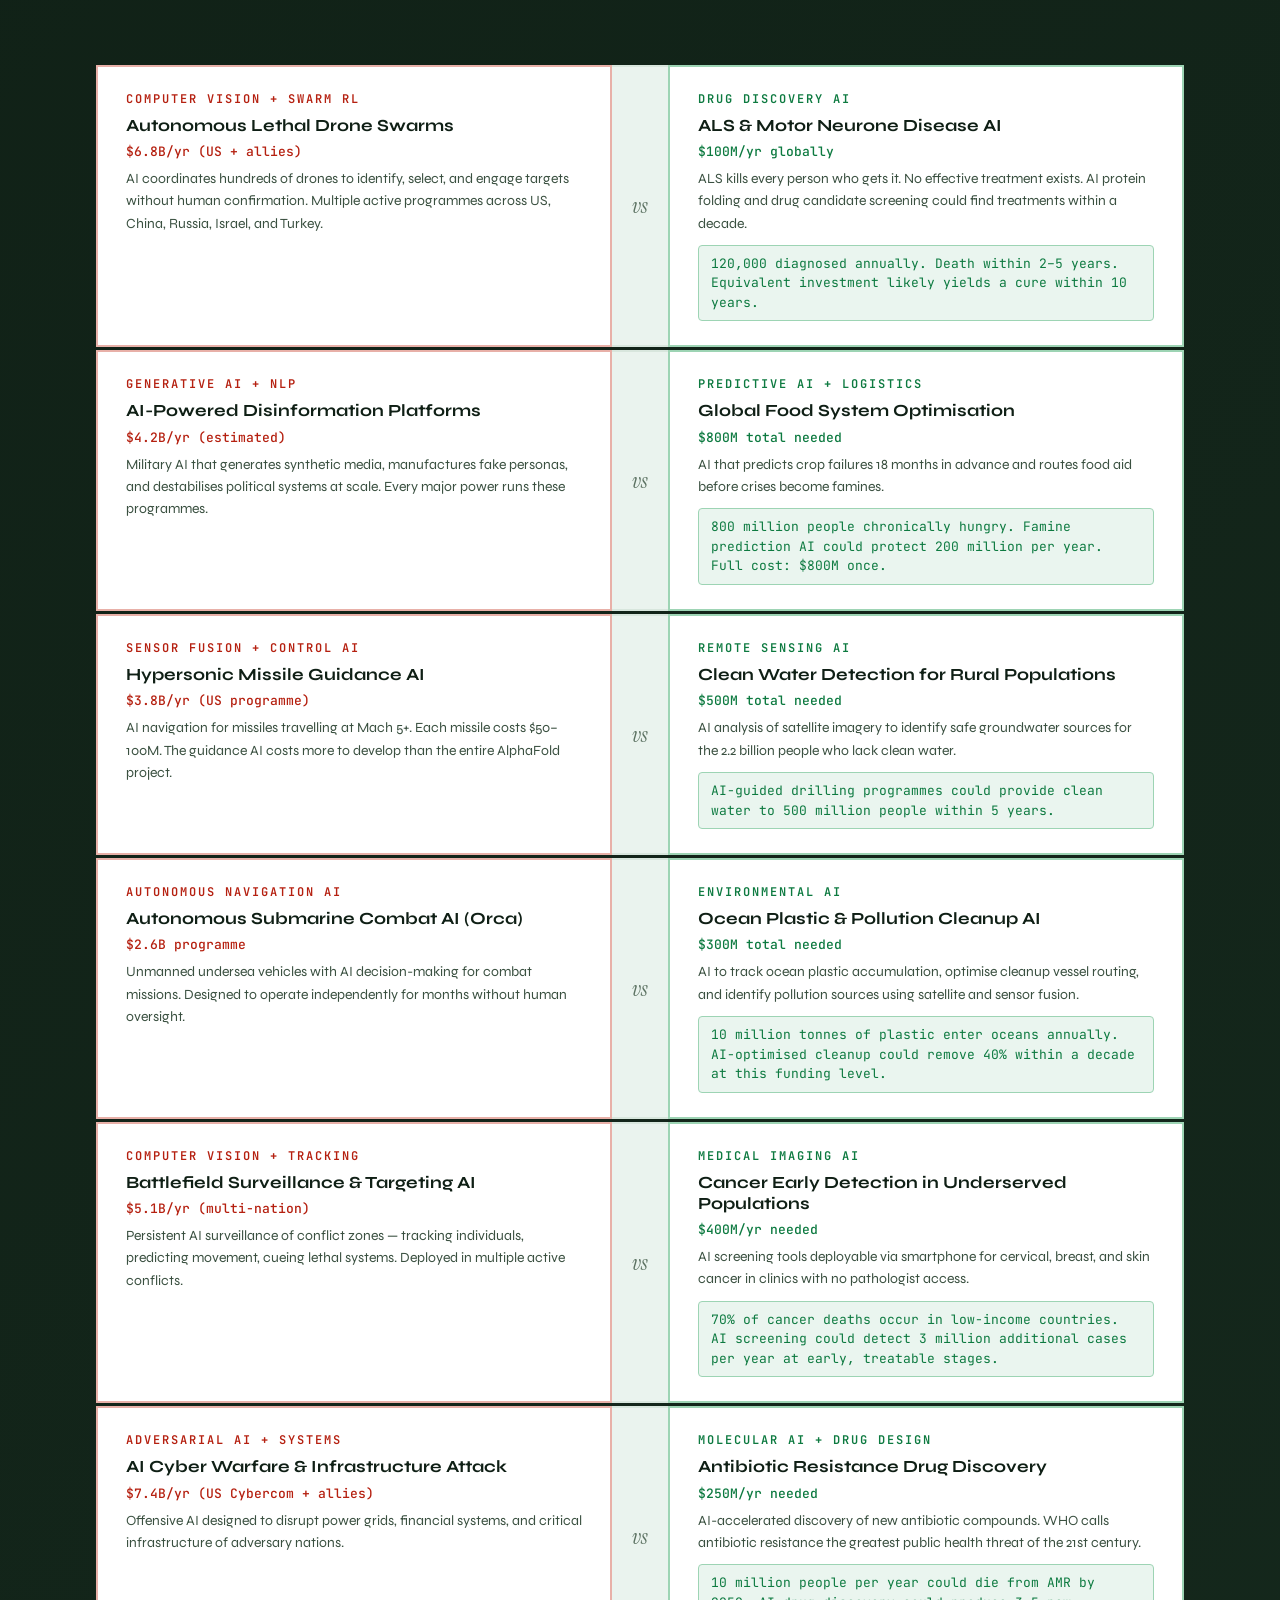
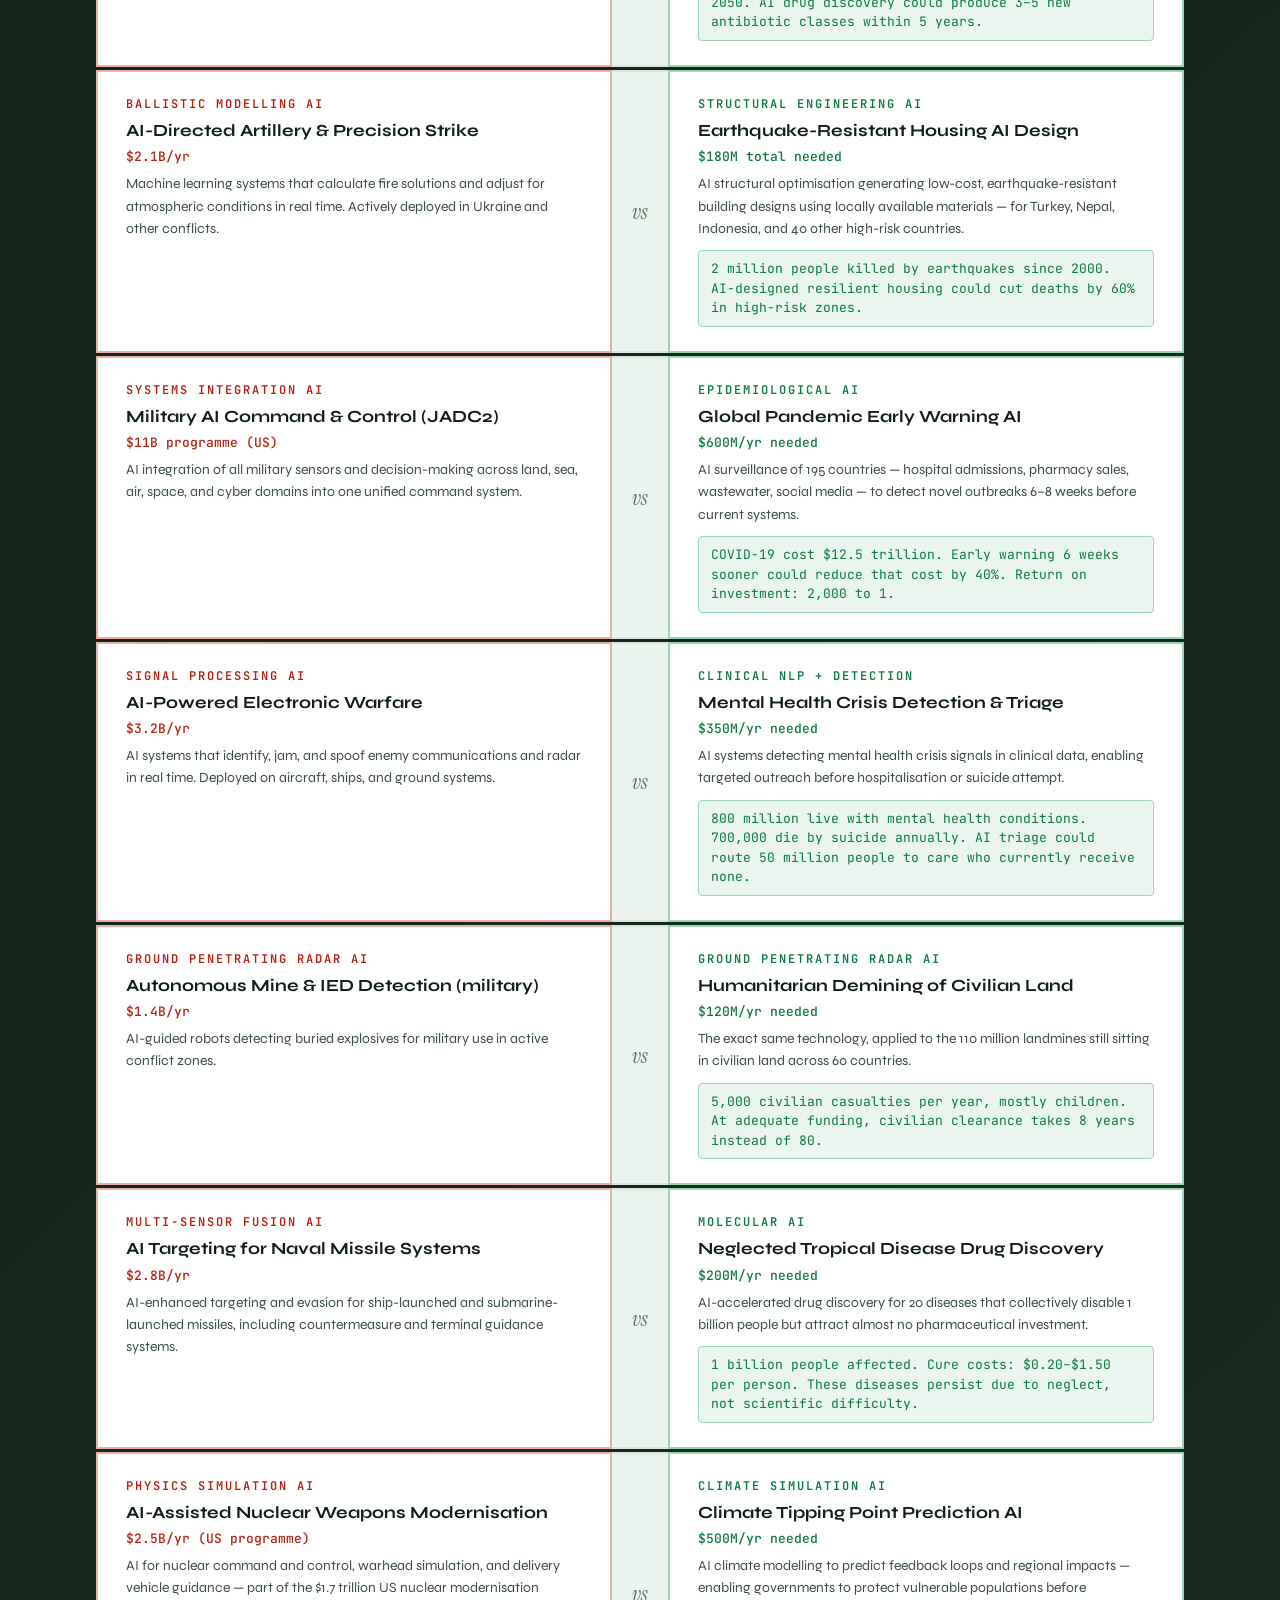
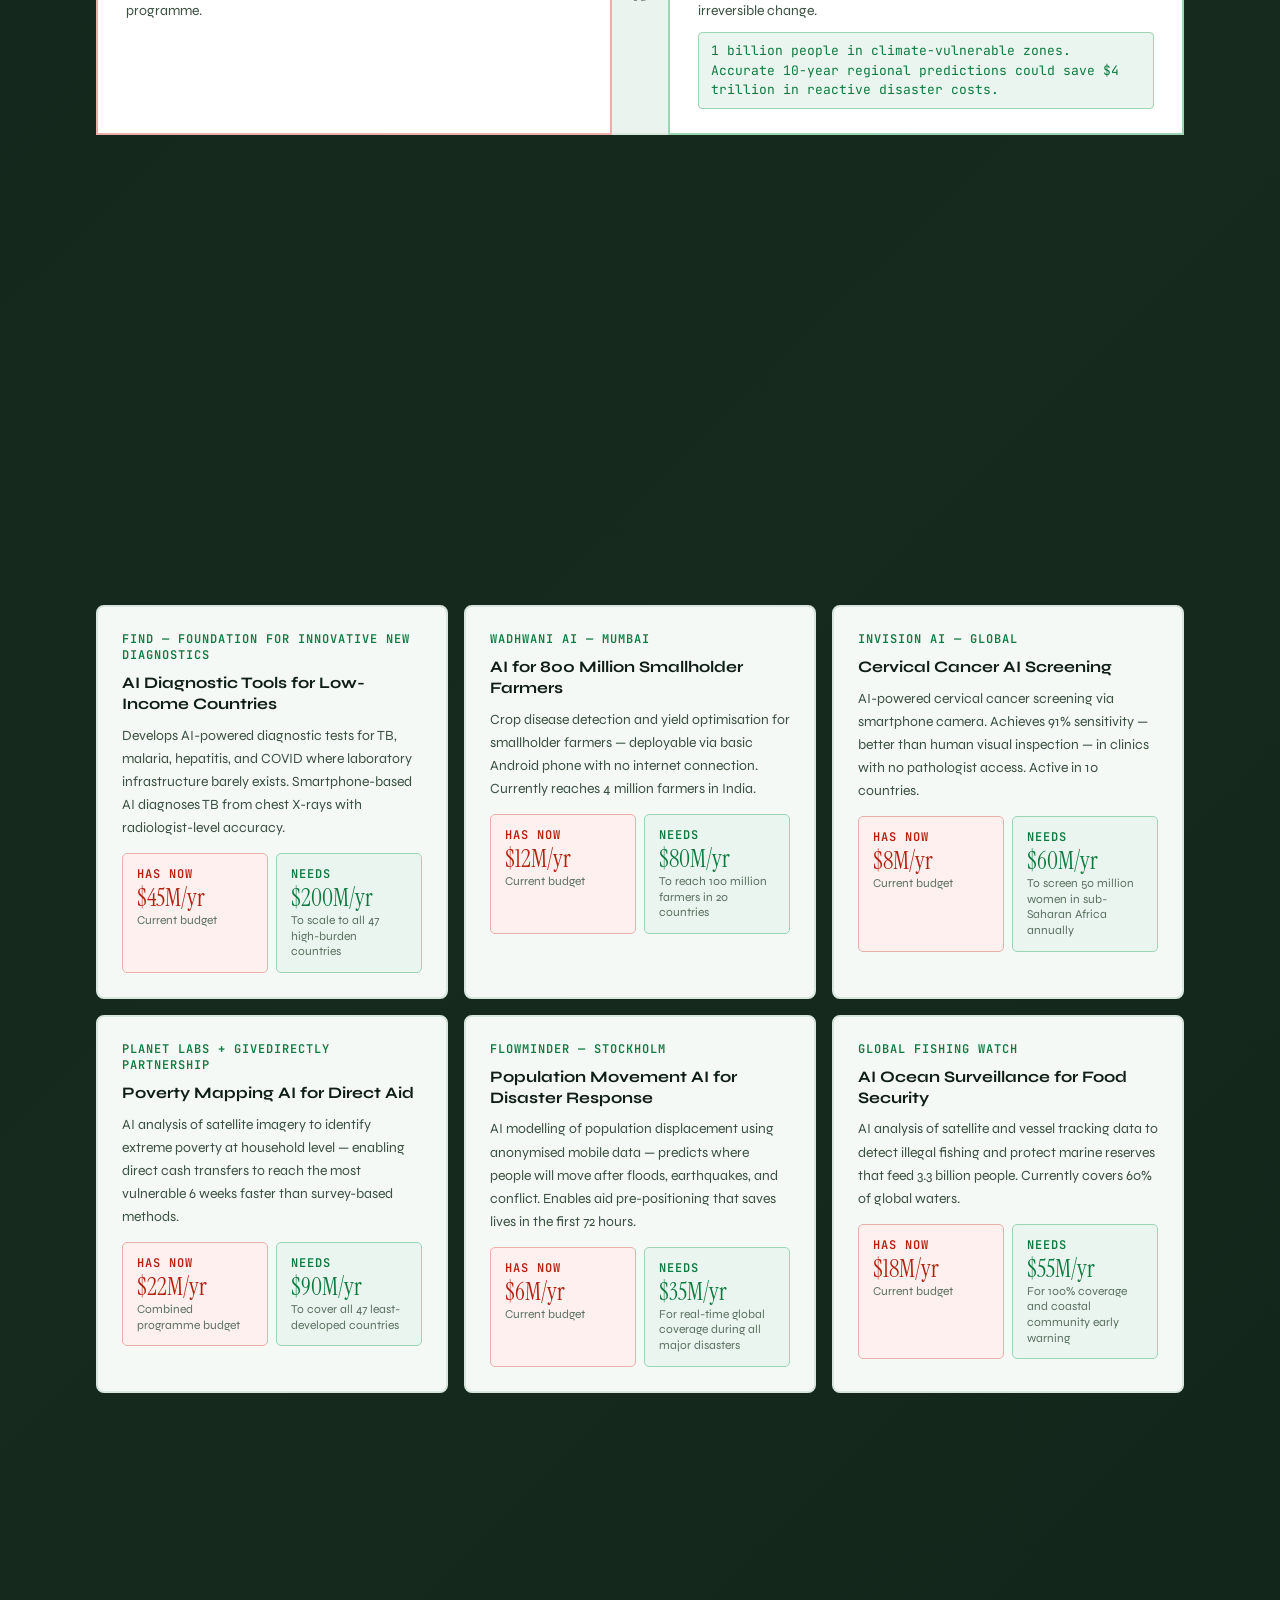
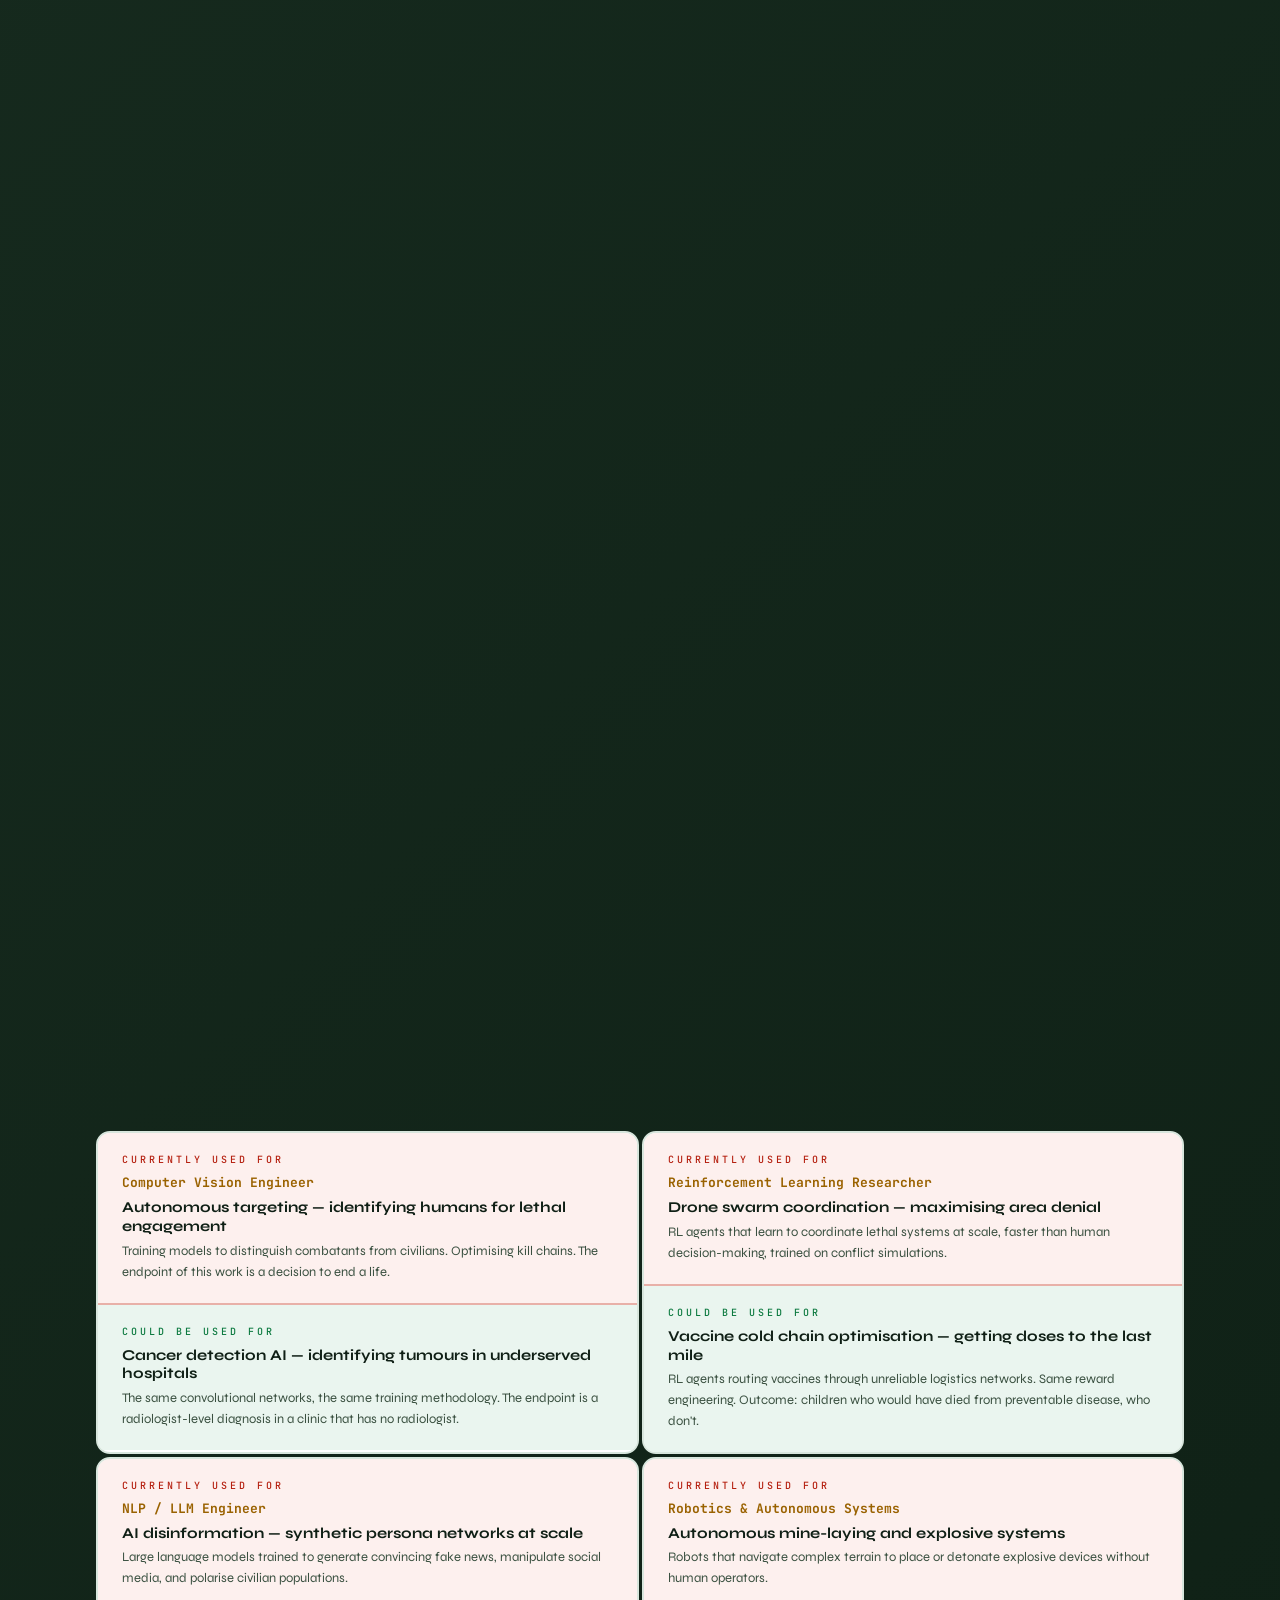
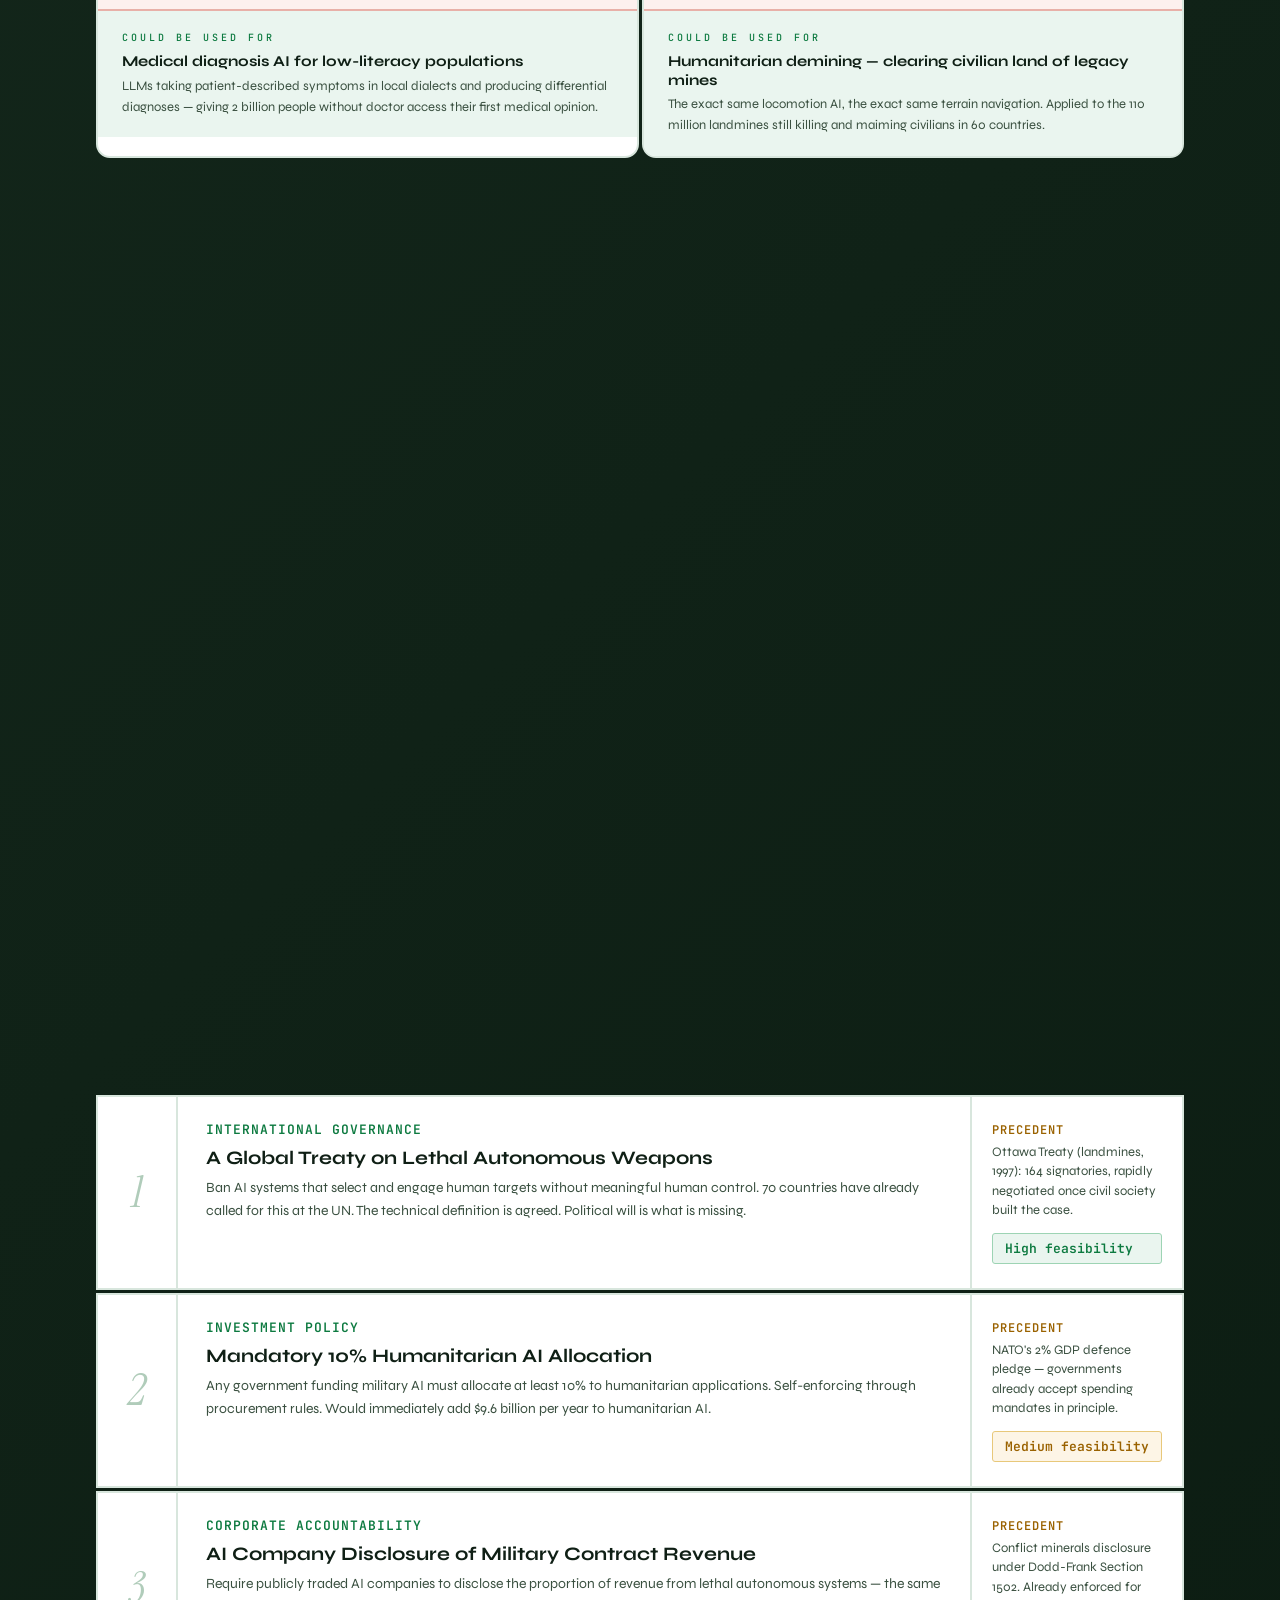
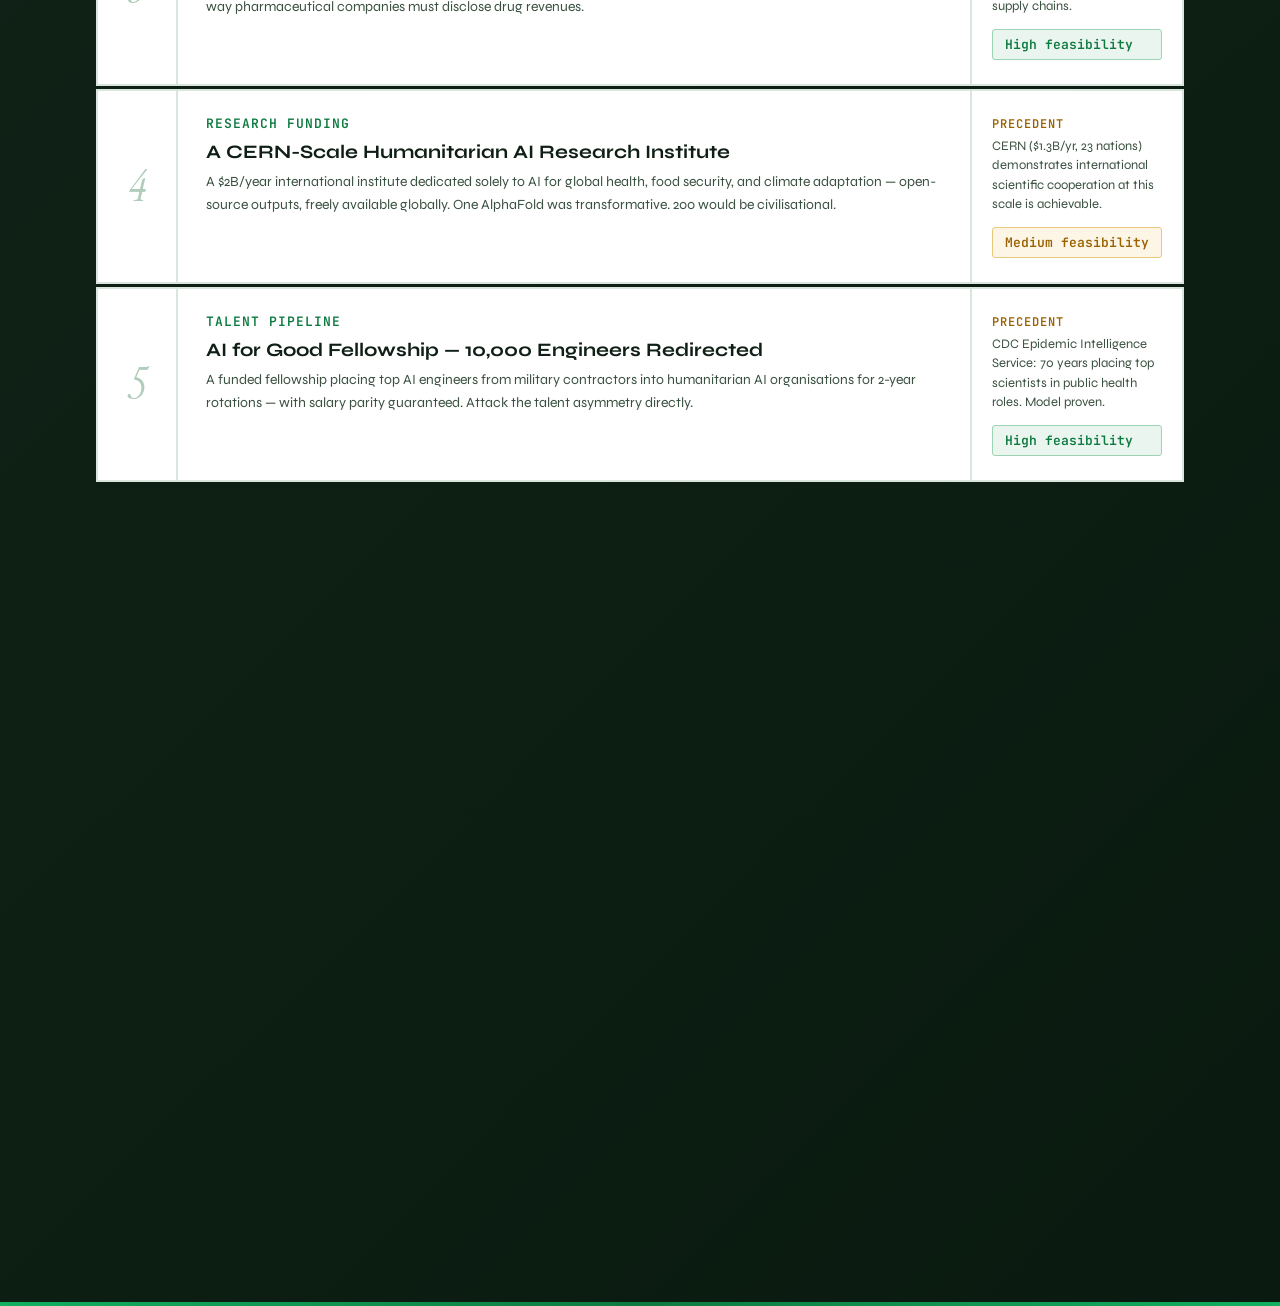
<file: ai-crossroads.html>
<!DOCTYPE html>
<html lang="en">
<head>
<meta name="robots" content="noindex, nofollow">
<meta charset="UTF-8">
<meta name="viewport" content="width=device-width, initial-scale=1.0">
<title>AI at the Crossroads — The Peace Dividend Project</title>
<link href="https://fonts.googleapis.com/css2?family=Syne:wght@400;600;700;800&family=Instrument+Serif:ital@0;1&family=JetBrains+Mono:wght@400;500&display=swap" rel="stylesheet">
<style>
:root {
  --bg:#ffffff; --bg2:#f5f9f6; --bg3:#eaf3ee; --bg4:#f0f7f2;
  --ink:#0f1f15; --ink2:#1e3028; --ink3:#3a5040; --ink4:#5a7060;
  --green:#0d7a40; --green2:#0f9450; --green3:#12b060; --green-bg:#eaf5ef; --green-border:#9dd4b4;
  --red:#b52010; --red2:#d42515; --red-bg:#fdf0ee; --red-border:#e8b0a8;
  --amber:#9a6200; --amber-bg:#fdf5e6; --amber-border:#e8c87a;
  --border:#d8e6dd; --border-strong:#b0ccba;
  --shadow:0 2px 12px rgba(15,31,21,0.07); --shadow-lg:0 6px 32px rgba(15,31,21,0.11);
  --mono:'JetBrains Mono',monospace;
}
*{margin:0;padding:0;box-sizing:border-box;}
html{scroll-behavior:smooth;}
body{font-family:'Syne',sans-serif;background:var(--bg);color:var(--ink);overflow-x:hidden;}

/* ── NAV ── */
nav{background:#fff;border-bottom:2px solid var(--border);padding:0 48px;height:68px;display:flex;align-items:center;justify-content:space-between;position:sticky;top:0;z-index:200;box-shadow:var(--shadow);}
.nav-logo{font-family:'Instrument Serif',serif;font-size:20px;color:var(--ink);text-decoration:none;font-weight:400;}
.nav-logo span{color:var(--green);font-style:italic;}
.nav-right{display:flex;align-items:center;gap:8px;}
.nav-home{background:var(--green);color:#fff;font-family:var(--mono);font-size:13px;letter-spacing:1px;text-transform:uppercase;padding:10px 20px;border-radius:4px;text-decoration:none;transition:background 0.2s;white-space:nowrap;font-weight:600;}
.nav-home:hover{background:var(--green2);}
.nav-links{display:flex;gap:4px;margin-right:8px;}
.nav-link{font-family:var(--mono);font-size:13px;letter-spacing:1px;text-transform:uppercase;color:var(--ink2);text-decoration:none;padding:7px 14px;border-radius:3px;transition:all 0.2s;font-weight:500;}
.nav-link:hover{background:var(--green-bg);color:var(--green);}
.nav-link.active{background:var(--green-bg);color:var(--green);font-weight:500;}

/* ── HERO ── */
.hero{background:var(--ink);padding:80px 48px 72px;position:relative;overflow:hidden;}
.hero::before{content:'';position:absolute;inset:0;background:linear-gradient(135deg,#0f1f15 0%,#162a1e 50%,#0a1a10 100%);}
.hero::after{content:'';position:absolute;bottom:0;left:0;right:0;height:4px;background:linear-gradient(90deg,var(--green3),var(--green),var(--green3));}
.hero-inner{max-width:1100px;margin:0 auto;position:relative;z-index:1;}
.hero-tag{font-family:var(--mono);font-size:14px;letter-spacing:2px;text-transform:uppercase;color:var(--green3);margin-bottom:28px;display:flex;align-items:center;gap:14px;font-weight:500;}
.hero-tag::before{content:'';width:40px;height:2px;background:var(--green3);}
.hero-headline{font-family:'Instrument Serif',serif;font-size:clamp(56px,9vw,120px);font-weight:400;line-height:0.95;letter-spacing:-2px;margin-bottom:32px;}
.hero-headline .line-war{color:#ff7060;font-style:italic;display:block;}
.hero-headline .line-or{color:rgba(255,255,255,0.2);display:block;font-size:0.32em;letter-spacing:8px;font-family:var(--mono);font-style:normal;margin:16px 0;text-transform:uppercase;}
.hero-headline .line-peace{color:var(--green3);display:block;}
.hero-statement{font-size:clamp(16px,2vw,20px);color:rgba(255,255,255,0.7);line-height:1.7;max-width:580px;margin-bottom:48px;font-weight:400;}
.hero-statement strong{color:#fff;font-weight:600;}
.hero-stats{display:flex;gap:2px;flex-wrap:wrap;}
.hstat{padding:20px 28px;background:rgba(255,255,255,0.05);border:1px solid rgba(255,255,255,0.1);}
.hstat-num{font-family:'Instrument Serif',serif;font-size:clamp(32px,4vw,48px);line-height:1;margin-bottom:6px;}
.hstat-num.red{color:#ff7060;}
.hstat-num.green{color:var(--green3);}
.hstat-num.amber{color:#f0b84a;}
.hstat-label{font-family:var(--mono);font-size:13px;letter-spacing:0px;color:rgba(255,255,255,0.6);line-height:1.5;}

/* ── SECTIONS ── */
section{padding:88px 48px;}
.sec-inner{max-width:1100px;margin:0 auto;}
.sec-tag{font-family:var(--mono);font-size:13px;letter-spacing:2px;text-transform:uppercase;color:var(--green);margin-bottom:12px;display:flex;align-items:center;gap:12px;}
.sec-tag::before{content:'';width:28px;height:2px;background:var(--green);}
.sec-title{font-family:'Instrument Serif',serif;font-size:clamp(36px,5vw,60px);line-height:1.0;letter-spacing:-1px;color:var(--ink);margin-bottom:16px;}
.sec-title em{font-style:italic;color:var(--green);}
.sec-title .red{color:var(--red);}
.sec-body{font-size:17px;color:var(--ink3);line-height:1.75;max-width:680px;margin-bottom:40px;}
.sec-body strong{color:var(--ink);font-weight:600;}

/* ── SECTION 1: TIMELINE ── */
.timeline-section{background:var(--bg2);}
.tl-years{display:flex;justify-content:space-between;margin-bottom:8px;font-family:var(--mono);font-size:13px;letter-spacing:1px;color:var(--ink3);font-weight:500;}
.tl-track{border:2px solid var(--border-strong);border-radius:6px;overflow:hidden;margin-bottom:24px;}
.tl-row{height:60px;position:relative;display:flex;align-items:center;border-bottom:1px solid var(--border);}
.tl-row:last-child{border-bottom:none;}
.tl-bar{height:100%;position:absolute;left:0;display:flex;align-items:center;padding-left:16px;}
.tl-bar.r{background:linear-gradient(to right,#fde8e6,#f5c0b8);width:62%;}
.tl-bar.g{background:linear-gradient(to right,var(--green-bg),#c0e8d0);width:62%;}
.tl-bar-lbl{font-family:var(--mono);font-size:14px;letter-spacing:0px;font-weight:600;}
.tl-bar.r .tl-bar-lbl{color:var(--red);}
.tl-bar.g .tl-bar-lbl{color:var(--green);}
.tl-now{position:absolute;top:0;bottom:0;width:3px;background:var(--amber);left:62%;}
.tl-now-tag{position:absolute;top:6px;left:62%;transform:translateX(-50%);font-family:var(--mono);font-size:13px;letter-spacing:0px;color:var(--amber);background:#fff;padding:3px 10px;border:2px solid var(--amber-border);border-radius:3px;font-weight:700;}
.proj-grid{display:grid;grid-template-columns:repeat(4,1fr);gap:3px;}
.proj-cell{padding:22px 20px;background:#fff;border:2px solid var(--border);}
.proj-cell.now{border-color:var(--amber-border);background:var(--amber-bg);}
.proj-year{font-family:var(--mono);font-size:13px;letter-spacing:1px;text-transform:uppercase;color:var(--ink3);margin-bottom:12px;font-weight:600;}
.proj-cell.now .proj-year{color:var(--amber);}
.proj-mil{font-family:'Instrument Serif',serif;font-size:36px;color:var(--red);line-height:1;margin-bottom:4px;}
.proj-hum{font-family:'Instrument Serif',serif;font-size:24px;color:var(--green);line-height:1;margin-bottom:6px;}
.proj-ratio{font-family:var(--mono);font-size:13px;color:var(--ink3);font-weight:600;}
.proj-cell.now .proj-ratio{color:var(--amber);font-weight:700;}
.win-warn{margin-top:24px;padding:20px 24px;border:2px solid var(--red-border);background:var(--red-bg);border-radius:6px;font-size:15px;color:var(--ink2);line-height:1.7;display:flex;gap:16px;align-items:flex-start;}
.win-warn strong{color:var(--red);}

/* ── SECTION 2: RATIO ── */
.ratio-section{background:#fff;}
.ratio-stmt{font-family:'Instrument Serif',serif;font-size:clamp(28px,4.5vw,54px);line-height:1.1;letter-spacing:-0.5px;max-width:860px;margin-bottom:28px;color:var(--ink);}
.ratio-stmt .red{color:var(--red);}
.ratio-stmt .green{color:var(--green);}
.ratio-stmt em{font-style:italic;}
.ratio-bar-visual{display:flex;align-items:flex-end;gap:24px;margin:36px 0;height:160px;}
.rbv-wrap{display:flex;flex-direction:column;align-items:center;gap:10px;}
.rbv-bar{width:80px;border-radius:5px 5px 0 0;}
.rbv-bar.mil{background:linear-gradient(to top,var(--red),#e84030);height:100%;}
.rbv-bar.hum{background:linear-gradient(to top,var(--green),var(--green3));height:calc(100%/43);min-height:10px;}
.rbv-lbl{font-family:var(--mono);font-size:14px;letter-spacing:0px;text-transform:uppercase;text-align:center;line-height:1.5;font-weight:600;}
.rbv-lbl.r{color:var(--red);}
.rbv-lbl.g{color:var(--green);}
.ratio-facts{display:flex;gap:3px;flex-wrap:wrap;margin-top:32px;}
.rf{padding:20px 24px;background:var(--bg2);border:2px solid var(--border);}
.rf-num{font-family:'Instrument Serif',serif;font-size:40px;line-height:1;margin-bottom:6px;}
.rf-lbl{font-family:var(--mono);font-size:13px;letter-spacing:0px;color:var(--ink3);line-height:1.5;}

/* ── SECTION 3: PAIRINGS ── */
.pairings-section{background:var(--bg2);}
.pairings-list{display:flex;flex-direction:column;gap:3px;margin-top:40px;}
.pairing{display:grid;grid-template-columns:1fr 56px 1fr;}
.pairing:hover .p-side{opacity:0.5;}
.pairing:hover .p-side:hover{opacity:1;}
.p-side{padding:24px 28px;transition:opacity 0.2s;}
.p-side.war{background:#fff;border:2px solid var(--red-border);}
.p-side.peace{background:#fff;border:2px solid var(--green-border);}
.p-tag{font-family:var(--mono);font-size:12px;letter-spacing:2px;text-transform:uppercase;margin-bottom:8px;font-weight:600;}
.p-side.war .p-tag{color:var(--red);}
.p-side.peace .p-tag{color:var(--green);}
.p-name{font-size:clamp(14px,1.6vw,17px);font-weight:700;color:var(--ink);margin-bottom:7px;line-height:1.25;}
.p-budget{font-family:var(--mono);font-size:13px;margin-bottom:8px;font-weight:500;}
.p-side.war .p-budget{color:var(--red);}
.p-side.peace .p-budget{color:var(--green);}
.p-detail{font-size:14px;color:var(--ink3);line-height:1.6;}
.p-outcome{font-size:13px;margin-top:10px;padding:8px 12px;border-radius:4px;font-family:var(--mono);line-height:1.5;background:var(--green-bg);color:var(--green);border:1px solid var(--green-border);}
.p-mid{display:flex;align-items:center;justify-content:center;background:var(--bg3);border-top:2px solid var(--border);border-bottom:2px solid var(--border);}
.p-vs{font-family:'Instrument Serif',serif;font-size:22px;font-style:italic;color:var(--ink4);}

/* ── SECTION 4: STARVED ── */
.starved-section{background:#fff;}
.starved-grid{display:grid;grid-template-columns:repeat(3,1fr);gap:16px;margin-top:40px;}
.sc{background:var(--bg2);border:2px solid var(--border);border-radius:8px;padding:24px;transition:border-color 0.25s,box-shadow 0.25s;position:relative;overflow:hidden;}
.sc::before{content:'';position:absolute;top:0;left:0;right:0;height:3px;background:var(--green);transform:scaleX(0);transform-origin:left;transition:transform 0.35s;}
.sc:hover{border-color:var(--green-border);box-shadow:var(--shadow-lg);}
.sc:hover::before{transform:scaleX(1);}
.sc-org{font-family:var(--mono);font-size:12px;letter-spacing:1px;text-transform:uppercase;color:var(--green);margin-bottom:10px;font-weight:600;}
.sc-name{font-size:16px;font-weight:700;color:var(--ink);margin-bottom:9px;line-height:1.3;}
.sc-what{font-size:14px;color:var(--ink3);line-height:1.65;margin-bottom:14px;}
.sc-money{display:grid;grid-template-columns:1fr 1fr;gap:8px;}
.sc-m{padding:12px 14px;border-radius:5px;}
.sc-m.have{background:var(--red-bg);border:1.5px solid var(--red-border);}
.sc-m.need{background:var(--green-bg);border:1.5px solid var(--green-border);}
.sc-m-lbl{font-family:var(--mono);font-size:12px;letter-spacing:1px;text-transform:uppercase;margin-bottom:4px;font-weight:600;}
.sc-m.have .sc-m-lbl{color:var(--red);}
.sc-m.need .sc-m-lbl{color:var(--green);}
.sc-m-val{font-family:'Instrument Serif',serif;font-size:24px;line-height:1;margin-bottom:3px;}
.sc-m.have .sc-m-val{color:var(--red);}
.sc-m.need .sc-m-val{color:var(--green);}
.sc-m-sub{font-size:12px;color:var(--ink4);line-height:1.3;}

/* ── SECTION 5: CALCULATOR ── */
.calc-section{background:var(--bg2);}
.calc-wrap{border:2px solid var(--border-strong);border-radius:8px;overflow:hidden;margin-top:40px;background:#fff;box-shadow:var(--shadow);}
.calc-top{display:grid;grid-template-columns:1fr 1fr;}
.calc-side{padding:32px;}
.calc-side.left{border-right:2px solid var(--border);}
.calc-stag{font-family:var(--mono);font-size:14px;letter-spacing:1px;text-transform:uppercase;margin-bottom:16px;font-weight:600;}
.calc-side.left .calc-stag{color:var(--green);}
.calc-side.right .calc-stag{color:var(--red);}
.calc-lbl{font-size:14px;color:var(--ink3);margin-bottom:8px;}
select.dsel{width:100%;background:#fff;border:2px solid var(--border-strong);color:var(--ink);font-family:var(--mono);font-size:13px;padding:11px 14px;border-radius:5px;outline:none;appearance:none;cursor:pointer;margin-bottom:16px;transition:border-color 0.2s;}
select.dsel:focus{border-color:var(--green);}
.ai-divider{font-family:var(--mono);font-size:13px;letter-spacing:1px;text-transform:uppercase;color:var(--green);margin-bottom:10px;margin-top:4px;display:flex;align-items:center;gap:10px;font-weight:600;}
.ai-divider::after{content:'';flex:1;height:1px;background:var(--green-border);}
.ai-inp{width:100%;background:#fff;border:2px solid var(--border-strong);color:var(--ink);font-family:'Syne',sans-serif;font-size:14px;padding:11px 14px;border-radius:5px;outline:none;margin-bottom:10px;transition:border-color 0.2s;}
.ai-inp:focus{border-color:var(--green);}
.ai-inp::placeholder{color:var(--ink4);}
.ai-btn{width:100%;padding:12px;background:var(--green);color:#fff;font-family:var(--mono);font-size:11px;letter-spacing:3px;text-transform:uppercase;border:none;border-radius:5px;cursor:pointer;font-weight:500;transition:background 0.2s;}
.ai-btn:hover{background:var(--green2);}
.ai-loading{display:none;text-align:center;padding:14px;font-family:var(--mono);font-size:12px;letter-spacing:2px;color:var(--green);}
.ai-res{display:none;margin-top:12px;padding:16px;background:var(--green-bg);border:1.5px solid var(--green-border);border-radius:5px;font-size:14px;color:var(--ink2);line-height:1.7;}
.ai-res strong{color:var(--green);}
.calc-result{display:none;padding:28px 32px;background:var(--green-bg);border-top:2px solid var(--green-border);}
.calc-result.show{display:block;}
.cr-grid{display:grid;grid-template-columns:repeat(3,1fr);gap:3px;margin-bottom:18px;}
.cr-cell{padding:16px 20px;background:#fff;border:2px solid var(--border);}
.cr-lbl{font-family:var(--mono);font-size:13px;letter-spacing:1px;text-transform:uppercase;color:var(--ink3);margin-bottom:6px;font-weight:500;}
.cr-val{font-family:'Instrument Serif',serif;font-size:32px;line-height:1;}
.cr-val.red{color:var(--red);}
.cr-val.green{color:var(--green);}
.cr-val.amber{color:var(--amber);}
.cr-verdict{font-size:15px;color:var(--ink2);line-height:1.7;padding:16px 20px;background:#fff;border:1.5px solid var(--green-border);border-radius:5px;}
.cr-verdict strong{color:var(--green);}

/* ── SECTION 6: MIND SHIFT ── */
.mindshift-section{background:var(--bg3);}
.mindshift-section .sec-tag{color:var(--green);}
.mindshift-section .sec-tag::before{background:var(--green);}
.mindshift-section .sec-title{color:var(--ink);}
.mindshift-section .sec-title em{color:var(--green);}
.mindshift-section .sec-body{color:var(--ink3);}
.mindshift-section .sec-body strong{color:var(--ink);}
.roles-grid{display:grid;grid-template-columns:repeat(2,1fr);gap:3px;margin-top:0;}
.role-card{border:2px solid var(--border);overflow:hidden;border-radius:6px;background:#fff;}
.role-war{padding:20px 24px;background:var(--red-bg);border-bottom:2px solid var(--red-border);}
.role-peace{padding:20px 24px;background:var(--green-bg);}
.role-tag{font-family:var(--mono);font-size:10px;letter-spacing:3px;text-transform:uppercase;margin-bottom:8px;font-weight:500;}
.role-war .role-tag{color:var(--red);}
.role-peace .role-tag{color:var(--green);}
.role-skill{font-family:var(--mono);font-size:13px;color:var(--amber);margin-bottom:7px;letter-spacing:0px;font-weight:700;}
.role-title{font-size:15px;font-weight:700;color:var(--ink);margin-bottom:5px;line-height:1.25;}
.role-desc{font-size:13px;color:var(--ink3);line-height:1.6;}
.direct-addr{margin-top:3px;padding:36px 40px;background:var(--green-bg);border:2px solid var(--green-border);border-radius:6px;}
.da-text{font-family:'Instrument Serif',serif;font-size:clamp(22px,3vw,36px);line-height:1.15;margin-bottom:20px;color:var(--ink);letter-spacing:-0.3px;}
.da-text em{font-style:italic;color:var(--green);}
.da-body{font-size:15px;color:var(--ink3);line-height:1.8;max-width:680px;}
.da-body strong{color:var(--ink);font-weight:600;}

/* ── SECTION 7: AGENDA ── */
.agenda-section{background:var(--bg2);}
.agenda-list{display:flex;flex-direction:column;gap:3px;margin-top:40px;}
.ag-item{display:grid;grid-template-columns:80px 1fr 210px;background:#fff;border:2px solid var(--border);transition:border-color 0.2s,box-shadow 0.2s;}
.ag-item:hover{border-color:var(--green-border);box-shadow:var(--shadow);}
.ag-num{padding:28px 16px;display:flex;align-items:center;justify-content:center;font-family:'Instrument Serif',serif;font-size:44px;color:var(--border-strong);border-right:2px solid var(--border);font-style:italic;}
.ag-body{padding:24px 28px;border-right:2px solid var(--border);}
.ag-tag{font-family:var(--mono);font-size:13px;letter-spacing:1px;text-transform:uppercase;color:var(--green);margin-bottom:8px;font-weight:600;}
.ag-title{font-size:clamp(15px,1.8vw,19px);font-weight:700;color:var(--ink);margin-bottom:7px;line-height:1.25;}
.ag-desc{font-size:14px;color:var(--ink3);line-height:1.65;}
.ag-meta{padding:24px 20px;display:flex;flex-direction:column;justify-content:center;gap:12px;}
.ag-prec{font-size:13px;color:var(--ink3);line-height:1.5;}
.ag-prec strong{display:block;font-family:var(--mono);font-size:12px;letter-spacing:1px;text-transform:uppercase;color:var(--amber);margin-bottom:4px;font-weight:600;}
.ag-feas{font-family:var(--mono);font-size:13px;font-weight:600;letter-spacing:0px;padding:6px 12px;border-radius:3px;display:inline-block;}
.ag-feas.high{color:var(--green);background:var(--green-bg);border:1px solid var(--green-border);}
.ag-feas.med{color:var(--amber);background:var(--amber-bg);border:1px solid var(--amber-border);}

/* ── CTA ── */
.cta-section{background:var(--green);padding:88px 48px;}
.cta-inner{max-width:1100px;margin:0 auto;display:grid;grid-template-columns:1fr 1fr;gap:72px;align-items:center;}
.cta-title{font-family:'Instrument Serif',serif;font-size:clamp(36px,5vw,62px);line-height:0.97;letter-spacing:-1px;color:#fff;margin-bottom:18px;}
.cta-title em{font-style:italic;color:#a0f0c0;}
.cta-body{font-size:16px;color:rgba(255,255,255,0.8);line-height:1.75;margin-bottom:28px;}
.cta-btns{display:flex;gap:12px;flex-wrap:wrap;}
.cta-btn{padding:13px 24px;font-family:var(--mono);font-size:11px;letter-spacing:2px;text-transform:uppercase;border-radius:5px;text-decoration:none;transition:all 0.2s;border:2px solid transparent;}
.cta-btn.p{background:#fff;color:var(--green);border-color:#fff;}
.cta-btn.p:hover{background:var(--green-bg);}
.cta-btn.s{background:transparent;color:rgba(255,255,255,0.8);border-color:rgba(255,255,255,0.4);}
.cta-btn.s:hover{color:#fff;border-color:#fff;}
.stat-stack{display:flex;flex-direction:column;gap:3px;}
.stat-row{padding:16px 22px;background:rgba(255,255,255,0.1);border:1px solid rgba(255,255,255,0.2);display:flex;justify-content:space-between;align-items:center;border-radius:3px;}
.sr-lbl{font-family:var(--mono);font-size:14px;letter-spacing:0px;color:rgba(255,255,255,0.85);}
.sr-val{font-family:'Instrument Serif',serif;font-size:26px;}
.sr-val.red{color:#ffb0a8;}
.sr-val.wht{color:#fff;}
.sr-val.lt{color:#a0f0c0;}

/* footer */
footer{background:var(--ink);padding:28px 48px;display:flex;justify-content:space-between;align-items:center;flex-wrap:wrap;gap:16px;}
.foot-logo{font-family:'Instrument Serif',serif;font-size:17px;color:rgba(255,255,255,0.4);}
.foot-logo span{color:var(--green3);font-style:italic;}
.foot-links{display:flex;gap:20px;flex-wrap:wrap;}
.foot-link{font-family:var(--mono);font-size:13px;letter-spacing:0px;text-transform:uppercase;color:rgba(255,255,255,0.5);text-decoration:none;transition:color 0.2s;}
.foot-link:hover{color:rgba(255,255,255,0.8);}

/* RESPONSIVE */
@media(max-width:900px){
  nav{padding:0 18px;}.nav-links{display:none;}
  .hero,section,.cta-section{padding-left:18px;padding-right:18px;}
  .pairing{grid-template-columns:1fr;}.p-mid{display:none;}
  .starved-grid,.roles-grid{grid-template-columns:1fr;}
  .calc-top{grid-template-columns:1fr;}.calc-side.left{border-right:none;border-bottom:2px solid var(--border);}
  .ag-item{grid-template-columns:1fr;}.ag-num{display:none;}.ag-meta{border-top:2px solid var(--border);}
  .cta-inner{grid-template-columns:1fr;}
  .proj-grid{grid-template-columns:1fr 1fr;}
  footer{padding:20px 18px;}
}

/* Subtle organic rounding */
.pairing-card, .starved-card, .role-card, .agenda-item,
.calc-wrap, .cr-cell, .calc-result,
.rf, .ratio-facts { border-radius: 14px !important; }
.rbv-bar { border-radius: 8px !important; }
.dsel, .ai-inp { border-radius: 8px !important; }
.hero-stat { border-radius: 14px !important; }
.tl-entry { border-radius: 10px !important; }
</style>
</head>
<body>

<!-- NAV -->
<nav>
  <a class="nav-logo" href="index.html">Peace Dividend <span>Project</span></a>
  <div class="nav-right">
    <div class="nav-links">
      <a class="nav-link active" href="ai-crossroads.html">AI Crossroads</a>
      <a class="nav-link" href="war-damage.html">War Cost</a>
      <a class="nav-link" href="wealth-threshold.html">Wealth</a>
      <a class="nav-link" href="sell-mandate.html">Sell Mandate</a>
    </div>
    <a class="nav-home" href="index.html">← Home</a>
  </div>
</nav>

<!-- HERO -->
<div class="hero">
  <div class="hero-inner">
    <div class="hero-tag">AI at the Crossroads — 2026</div>
    <div class="hero-headline">
      <span class="line-war">Weapon.</span>
      <span class="line-or">or</span>
      <span class="line-peace">Cure.</span>
    </div>
    <p class="hero-statement">The most powerful technology in human history is being built right now. The decisions made <strong>in the next five years</strong> will determine what it becomes — and whether it serves the few, or saves the many.</p>
    <div class="hero-stats">
      <div class="hstat"><div class="hstat-num red">$13.4B</div><div class="hstat-label">US FY2026 request for<br>AI and autonomy (B)</div></div>
      <div class="hstat"><div class="hstat-num amber">?</div><div class="hstat-label">Humanitarian AI funding:<br>no defensible figure yet</div></div>
      <div class="hstat"><div class="hstat-num green">≈$200K</div><div class="hstat-label">AlphaFold 2 training compute<br>(indicative, C)</div></div>
    </div>
  </div>
</section>

<!-- SECTION 2: RATIO -->
<section class="ratio-section">
  <div class="sec-inner">
    <div class="sec-tag">Section 02 — Where AI money goes</div>
    <div class="ratio-stmt">Military AI is funded. <em>Peace AI is not counted.</em></div>
    <p class="sec-body">The US Defense Department requested <strong><span data-fig="us_dod_ai_autonomy_fy26" data-show="compact"></span> for autonomous and remotely operated systems</strong> in its FY2026 budget. No official body publishes a comparable figure for humanitarian or peace uses of AI. Making that comparison possible is part of this project. <strong>If you know of an official source, please open an issue.</strong></p>
  </div>
</section>

<!-- SECTION 3: PAIRINGS -->
<section class="pairings-section">
  <div class="sec-inner">
    <div class="sec-tag">Section 03 — The Same Technology. Opposite Choices.</div>
    <div class="sec-title">What the money<br>is actually buying.</div>
    <p class="sec-body">Every military AI application below uses the same foundational technology as its humanitarian counterpart — computer vision, reinforcement learning, large language models, sensor fusion. The difference is not the science. It is the decision.</p>
    <div class="pairings-list" id="pairingsGrid"></div>
  </div>
</section>

<!-- SECTION 4: STARVED -->
<section class="starved-section">
  <div class="sec-inner">
    <div class="sec-tag">Section 04 — Real Projects. No Money.</div>
    <div class="sec-title">They exist. They work.<br><span class="red">They're starved.</span></div>
    <p class="sec-body">These organisations are running today. They have produced results that, with adequate funding, could change the lives of hundreds of millions. Each operates on a budget smaller than a single military AI subsystem.</p>
    <div class="starved-grid" id="starvedGrid"></div>
  </div>
</section>

<!-- SECTION 5: CALCULATOR -->
<section class="calc-section">
  <div class="sec-inner">
    <div class="sec-tag">Section 05 — What Would It Take?</div>
    <div class="sec-title">Pick a goal.<br>See the cost.<br><em>See the comparison.</em></div>
    <p class="sec-body">Choose a humanitarian AI goal and a military programme to compare it against. The numbers do the rest.</p>
    <div class="calc-wrap">
      <div class="calc-top">
        <div class="calc-side left">
          <div class="calc-stag">Humanitarian Goal</div>
          <div class="calc-lbl">What do you want AI to achieve?</div>
          <select class="dsel" id="goalSel" onchange="runCalc()">
            <option value="">— Choose a goal —</option>
            <option value="malaria">Eliminate malaria (AI-assisted)</option>
            <option value="tb">End tuberculosis globally</option>
            <option value="hunger">Prevent famine — 800M people</option>
            <option value="water">Clean water AI for 2.2 billion people</option>
            <option value="als">Cure ALS within 10 years</option>
            <option value="ntd">Eliminate all neglected tropical diseases</option>
            <option value="climate">AI climate early warning — 1B at risk</option>
            <option value="mental">Global mental health AI triage</option>
          </select>
          <div class="ai-divider">Or describe your own goal</div>
          <input class="ai-inp" id="customGoal" placeholder="e.g. AI for earthquake-resistant housing design...">
          <button class="ai-btn" onclick="runCustom()">Analyse with AI →</button>
          <div class="ai-loading" id="aiLoading">Analysing... ◈</div>
          <div class="ai-res" id="aiRes"></div>
        </div>
        <div class="calc-side right">
          <div class="calc-stag">Compare Against</div>
          <div class="calc-lbl">Which military AI programme?</div>
          <select class="dsel" id="milSel" onchange="runCalc()">
            <option value="">— Choose a programme —</option>
            <option value="drone">US Autonomous Drone Targeting</option>
            <option value="cyber">US Cyber Command AI Platform</option>
            <option value="hypersonic">Hypersonic Missile Guidance AI</option>
            <option value="submarine">Autonomous Submarine AI (Orca)</option>
            <option value="surveillance">Battlefield Surveillance AI</option>
            <option value="disinfo">AI Disinformation Operations</option>
            <option value="c2">AI Command & Control (JADC2)</option>
          </select>
        </div>
      </div>
      <div class="calc-result" id="calcResult">
        <div class="cr-grid">
          <div class="cr-cell"><div class="cr-lbl">Humanitarian AI cost</div><div class="cr-val green" id="crHum">—</div></div>
          <div class="cr-cell"><div class="cr-lbl">Military programme cost</div><div class="cr-val red" id="crMil">—</div></div>
          <div class="cr-cell"><div class="cr-lbl">Military cost covers</div><div class="cr-val amber" id="crRatio">—</div></div>
        </div>
        <div class="cr-verdict" id="crVerdict"></div>
      </div>
    </div>
  </div>
</section>

<!-- SECTION 6: MIND SHIFT -->
<section class="mindshift-section">
  <div class="sec-inner">
    <div class="sec-tag">Section 06 — The Mind Shift</div>
    <div class="sec-title">You have the skills.<br><em>Here is what else<br>you could build.</em></div>
    <p class="sec-body">Written directly to the people who build AI systems. Most of you went into this field to build things that matter. Here is what your specific skills could do if pointed in a different direction.</p>
    <div class="roles-grid" id="rolesGrid"></div>
    <div class="direct-addr">
      <div class="da-text">The technology is the same.<br>The training is the same.<br><em>The choice is different.</em></div>
      <p class="da-body">If you work in computer vision: the same algorithms that identify targets can identify tumours, track disease vectors, and detect structural failure in buildings before earthquakes collapse them. <strong>The code is almost identical. The outcome is entirely different.</strong><br><br>
      If you work in reinforcement learning: the same methods that train autonomous weapons can optimise vaccine cold chains, route emergency food aid, and allocate medical resources during pandemics — with a precision that saves thousands of lives per decision.<br><br>
      We are not asking you to abandon your career. We are asking you to consider where it points.</p>
    </div>
  </div>
</section>

<!-- SECTION 7: AGENDA -->
<section class="agenda-section">
  <div class="sec-inner">
    <div class="sec-tag">Section 07 — The Peace AI Agenda</div>
    <div class="sec-title">Five things that would<br>change the ratio.</div>
    <p class="sec-body">Not utopian demands. Each has a precedent, a current sponsor, and a realistic pathway. Together they would move the military-to-humanitarian balance toward something defensible.</p>
    <div class="agenda-list" id="agendaList"></div>
  </div>
</section>

<!-- CTA -->
<section class="cta-section">
  <div class="cta-inner">
    <div>
      <div class="cta-title">The window<br>is open.<br><em>Now.</em></div>
      <p class="cta-body">The decisions being made in 2025–2026 about AI investment will compound for decades. The talent pipelines being built now define what gets built in 2035. This is the moment where the ratio can still change.</p>
      <div class="cta-btns">
        <a class="cta-btn p" href="index.html#contact">Join the project</a>
        <a class="cta-btn s" href="index.html">← Back to home</a>
        <a class="cta-btn s" href="war-damage.html">War costs →</a>
      </div>
    </div>
    <div class="stat-stack">
      <div class="stat-row"><div class="sr-lbl">Military AI 2030 (projected)</div><div class="sr-val red">$340B/yr</div></div>
      <div class="stat-row"><div class="sr-lbl">Humanitarian AI 2030 (projected)</div><div class="sr-val lt">$3.4B/yr</div></div>
      
      <div class="stat-row"><div class="sr-lbl">Diseases AI could accelerate cures for</div><div class="sr-val lt">230+</div></div>
      <div class="stat-row"><div class="sr-lbl">People affected by neglected diseases</div><div class="sr-val red">1 billion</div></div>
      <div class="stat-row"><div class="sr-lbl">Full cost to eliminate all NTDs</div><div class="sr-val lt">$15B once</div></div>
    </div>
  </div>
</section>

<footer>
  <div class="foot-logo">Peace Dividend <span>Project</span> — AI at the Crossroads</div>
  <div class="foot-links">
    <a class="foot-link" href="index.html">← Home</a>
    <a class="foot-link" href="war-damage.html">War Cost</a>
    <a class="foot-link" href="wealth-threshold.html">Wealth Threshold</a>
    <a class="foot-link" href="sell-mandate.html">Sell Mandate</a>
    <a class="foot-link" href="plain-truth.html">Plain Truth</a>
  </div>
</footer>

<script>
window.addEventListener('scroll',()=>document.getElementById('mainNav')?.classList.toggle('scrolled',scrollY>60));

const PAIRINGS=[
  {wt:'Computer Vision + Swarm RL',wn:'Autonomous Lethal Drone Swarms',wb:'$6.8B/yr (US + allies)',wd:'AI coordinates hundreds of drones to identify, select, and engage targets without human confirmation. Multiple active programmes across US, China, Russia, Israel, and Turkey.',pt:'Drug Discovery AI',pn:'ALS & Motor Neurone Disease AI',pb:'$100M/yr globally',pd:'ALS kills every person who gets it. No effective treatment exists. AI protein folding and drug candidate screening could find treatments within a decade.',po:'120,000 diagnosed annually. Death within 2–5 years. Equivalent investment likely yields a cure within 10 years.'},
  {wt:'Generative AI + NLP',wn:'AI-Powered Disinformation Platforms',wb:'$4.2B/yr (estimated)',wd:'Military AI that generates synthetic media, manufactures fake personas, and destabilises political systems at scale. Every major power runs these programmes.',pt:'Predictive AI + Logistics',pn:'Global Food System Optimisation',pb:'$800M total needed',pd:'AI that predicts crop failures 18 months in advance and routes food aid before crises become famines.',po:'800 million people chronically hungry. Famine prediction AI could protect 200 million per year. Full cost: $800M once.'},
  {wt:'Sensor Fusion + Control AI',wn:'Hypersonic Missile Guidance AI',wb:'$3.8B/yr (US programme)',wd:'AI navigation for missiles travelling at Mach 5+. Each missile costs $50–100M. The guidance AI costs more to develop than the entire AlphaFold project.',pt:'Remote Sensing AI',pn:'Clean Water Detection for Rural Populations',pb:'$500M total needed',pd:'AI analysis of satellite imagery to identify safe groundwater sources for the 2.2 billion people who lack clean water.',po:'AI-guided drilling programmes could provide clean water to 500 million people within 5 years.'},
  {wt:'Autonomous Navigation AI',wn:'Autonomous Submarine Combat AI (Orca)',wb:'$2.6B programme',wd:'Unmanned undersea vehicles with AI decision-making for combat missions. Designed to operate independently for months without human oversight.',pt:'Environmental AI',pn:'Ocean Plastic & Pollution Cleanup AI',pb:'$300M total needed',pd:'AI to track ocean plastic accumulation, optimise cleanup vessel routing, and identify pollution sources using satellite and sensor fusion.',po:'10 million tonnes of plastic enter oceans annually. AI-optimised cleanup could remove 40% within a decade at this funding level.'},
  {wt:'Computer Vision + Tracking',wn:'Battlefield Surveillance & Targeting AI',wb:'$5.1B/yr (multi-nation)',wd:'Persistent AI surveillance of conflict zones — tracking individuals, predicting movement, cueing lethal systems. Deployed in multiple active conflicts.',pt:'Medical Imaging AI',pn:'Cancer Early Detection in Underserved Populations',pb:'$400M/yr needed',pd:'AI screening tools deployable via smartphone for cervical, breast, and skin cancer in clinics with no pathologist access.',po:'70% of cancer deaths occur in low-income countries. AI screening could detect 3 million additional cases per year at early, treatable stages.'},
  {wt:'Adversarial AI + Systems',wn:'AI Cyber Warfare & Infrastructure Attack',wb:'$7.4B/yr (US Cybercom + allies)',wd:'Offensive AI designed to disrupt power grids, financial systems, and critical infrastructure of adversary nations.',pt:'Molecular AI + Drug Design',pn:'Antibiotic Resistance Drug Discovery',pb:'$250M/yr needed',pd:'AI-accelerated discovery of new antibiotic compounds. WHO calls antibiotic resistance the greatest public health threat of the 21st century.',po:'10 million people per year could die from AMR by 2050. AI drug discovery could produce 3–5 new antibiotic classes within 5 years.'},
  {wt:'Ballistic Modelling AI',wn:'AI-Directed Artillery & Precision Strike',wb:'$2.1B/yr',wd:'Machine learning systems that calculate fire solutions and adjust for atmospheric conditions in real time. Actively deployed in Ukraine and other conflicts.',pt:'Structural Engineering AI',pn:'Earthquake-Resistant Housing AI Design',pb:'$180M total needed',pd:'AI structural optimisation generating low-cost, earthquake-resistant building designs using locally available materials — for Turkey, Nepal, Indonesia, and 40 other high-risk countries.',po:'2 million people killed by earthquakes since 2000. AI-designed resilient housing could cut deaths by 60% in high-risk zones.'},
  {wt:'Systems Integration AI',wn:'Military AI Command & Control (JADC2)',wb:'$11B programme (US)',wd:'AI integration of all military sensors and decision-making across land, sea, air, space, and cyber domains into one unified command system.',pt:'Epidemiological AI',pn:'Global Pandemic Early Warning AI',pb:'$600M/yr needed',pd:'AI surveillance of 195 countries — hospital admissions, pharmacy sales, wastewater, social media — to detect novel outbreaks 6–8 weeks before current systems.',po:'COVID-19 cost $12.5 trillion. Early warning 6 weeks sooner could reduce that cost by 40%. Return on investment: 2,000 to 1.'},
  {wt:'Signal Processing AI',wn:'AI-Powered Electronic Warfare',wb:'$3.2B/yr',wd:'AI systems that identify, jam, and spoof enemy communications and radar in real time. Deployed on aircraft, ships, and ground systems.',pt:'Clinical NLP + Detection',pn:'Mental Health Crisis Detection & Triage',pb:'$350M/yr needed',pd:'AI systems detecting mental health crisis signals in clinical data, enabling targeted outreach before hospitalisation or suicide attempt.',po:'800 million live with mental health conditions. 700,000 die by suicide annually. AI triage could route 50 million people to care who currently receive none.'},
  {wt:'Ground Penetrating Radar AI',wn:'Autonomous Mine & IED Detection (military)',wb:'$1.4B/yr',wd:'AI-guided robots detecting buried explosives for military use in active conflict zones.',pt:'Ground Penetrating Radar AI',pn:'Humanitarian Demining of Civilian Land',pb:'$120M/yr needed',pd:'The exact same technology, applied to the 110 million landmines still sitting in civilian land across 60 countries.',po:'5,000 civilian casualties per year, mostly children. At adequate funding, civilian clearance takes 8 years instead of 80.'},
  {wt:'Multi-sensor Fusion AI',wn:'AI Targeting for Naval Missile Systems',wb:'$2.8B/yr',wd:'AI-enhanced targeting and evasion for ship-launched and submarine-launched missiles, including countermeasure and terminal guidance systems.',pt:'Molecular AI',pn:'Neglected Tropical Disease Drug Discovery',pb:'$200M/yr needed',pd:'AI-accelerated drug discovery for 20 diseases that collectively disable 1 billion people but attract almost no pharmaceutical investment.',po:'1 billion people affected. Cure costs: $0.20–$1.50 per person. These diseases persist due to neglect, not scientific difficulty.'},
  {wt:'Physics Simulation AI',wn:'AI-Assisted Nuclear Weapons Modernisation',wb:'$2.5B/yr (US programme)',wd:'AI for nuclear command and control, warhead simulation, and delivery vehicle guidance — part of the $1.7 trillion US nuclear modernisation programme.',pt:'Climate Simulation AI',pn:'Climate Tipping Point Prediction AI',pb:'$500M/yr needed',pd:'AI climate modelling to predict feedback loops and regional impacts — enabling governments to protect vulnerable populations before irreversible change.',po:'1 billion people in climate-vulnerable zones. Accurate 10-year regional predictions could save $4 trillion in reactive disaster costs.'},
];

const STARVED=[
  {org:'FIND — Foundation for Innovative New Diagnostics',n:'AI Diagnostic Tools for Low-Income Countries',w:'Develops AI-powered diagnostic tests for TB, malaria, hepatitis, and COVID where laboratory infrastructure barely exists. Smartphone-based AI diagnoses TB from chest X-rays with radiologist-level accuracy.',h:'$45M/yr',hs:'Current budget',nd:'$200M/yr',ns:'To scale to all 47 high-burden countries'},
  {org:'Wadhwani AI — Mumbai',n:'AI for 800 Million Smallholder Farmers',w:'Crop disease detection and yield optimisation for smallholder farmers — deployable via basic Android phone with no internet connection. Currently reaches 4 million farmers in India.',h:'$12M/yr',hs:'Current budget',nd:'$80M/yr',ns:'To reach 100 million farmers in 20 countries'},
  {org:'InVision AI — Global',n:'Cervical Cancer AI Screening',w:'AI-powered cervical cancer screening via smartphone camera. Achieves 91% sensitivity — better than human visual inspection — in clinics with no pathologist access. Active in 10 countries.',h:'$8M/yr',hs:'Current budget',nd:'$60M/yr',ns:'To screen 50 million women in sub-Saharan Africa annually'},
  {org:'Planet Labs + GiveDirectly Partnership',n:'Poverty Mapping AI for Direct Aid',w:'AI analysis of satellite imagery to identify extreme poverty at household level — enabling direct cash transfers to reach the most vulnerable 6 weeks faster than survey-based methods.',h:'$22M/yr',hs:'Combined programme budget',nd:'$90M/yr',ns:'To cover all 47 least-developed countries'},
  {org:'Flowminder — Stockholm',n:'Population Movement AI for Disaster Response',w:'AI modelling of population displacement using anonymised mobile data — predicts where people will move after floods, earthquakes, and conflict. Enables aid pre-positioning that saves lives in the first 72 hours.',h:'$6M/yr',hs:'Current budget',nd:'$35M/yr',ns:'For real-time global coverage during all major disasters'},
  {org:'Global Fishing Watch',n:'AI Ocean Surveillance for Food Security',w:'AI analysis of satellite and vessel tracking data to detect illegal fishing and protect marine reserves that feed 3.3 billion people. Currently covers 60% of global waters.',h:'$18M/yr',hs:'Current budget',nd:'$55M/yr',ns:'For 100% coverage and coastal community early warning'},
];

const GOALS={malaria:{n:'Eliminate malaria',c:'$800M',cf:800,d:'AI-accelerated drug discovery plus distribution optimisation for the final elimination push. WHO estimates $800M in targeted AI investment would accelerate elimination by 15 years.'},tb:{n:'End tuberculosis globally',c:'$1.2B',cf:1200,d:'AI diagnostics, drug resistance detection, and treatment adherence monitoring. 1.6 million people die from TB annually — a disease with a known cure.'},hunger:{n:'Prevent famine for 800M people',c:'$600M',cf:600,d:'AI crop forecasting, logistics optimisation, and early warning systems. Full deployment for global coverage.'},water:{n:'Clean water for 2.2 billion people',c:'$500M',cf:500,d:'AI groundwater detection and purification optimisation. One-time investment to find and develop safe water sources for all unserved populations.'},als:{n:'Cure ALS',c:'$300M/yr × 10yr',cf:300,d:'$300M/yr for 10 years of focused AI drug discovery — the AlphaFold approach applied to ALS. AlphaFold cost $10M. ALS research needs 30 times that, annually.'},ntd:{n:'Eliminate all neglected tropical diseases',c:'$15B once',cf:15000,d:'All 20 NTDs combined. 1 billion people affected. AI distribution and drug discovery. This is the full elimination programme cost.'},climate:{n:'AI climate early warning — global',c:'$500M/yr',cf:500,d:'Global early warning system for 1 billion climate-vulnerable people. Annual operating cost.'},mental:{n:'Mental health crisis AI triage',c:'$350M/yr',cf:350,d:'AI triage system to route 50 million people annually to appropriate mental health care who currently receive none.'}};

const MIL={drone:{n:'US Autonomous Drone Targeting',c:'$6.8B/yr',cf:6800},cyber:{n:'US Cyber Command AI',c:'$7.4B/yr',cf:7400},hypersonic:{n:'Hypersonic Missile Guidance AI',c:'$3.8B/yr',cf:3800},submarine:{n:'Autonomous Submarine AI (Orca)',c:'$2.6B total',cf:2600},surveillance:{n:'Battlefield Surveillance AI',c:'$5.1B/yr',cf:5100},disinfo:{n:'AI Disinformation Operations',c:'$4.2B/yr',cf:4200},c2:{n:'AI Command & Control (JADC2)',c:'$11B programme',cf:11000}};

function runCalc(){
  const g=document.getElementById('goalSel').value,m=document.getElementById('milSel').value;
  if(!g||!m)return;
  const goal=GOALS[g],mil=MIL[m],ratio=Math.round(mil.cf/goal.cf);
  document.getElementById('crHum').textContent=goal.c;
  document.getElementById('crMil').textContent=mil.c;
  document.getElementById('crRatio').textContent=ratio+'× the cost';
  document.getElementById('crVerdict').innerHTML=`<strong>${mil.n}</strong> costs ${ratio} times more than the full AI investment needed to <strong style="color:var(--green)">${goal.n.toLowerCase()}</strong>. ${goal.d}`;
  document.getElementById('calcResult').classList.add('show');
}

async function runCustom(){
  const goal=document.getElementById('customGoal').value.trim();
  if(!goal){alert('Please describe a humanitarian goal first.');return;}
  document.getElementById('aiLoading').style.display='block';
  document.getElementById('aiRes').style.display='none';
  try{
    const r=await fetch('https://api.anthropic.com/v1/messages',{method:'POST',headers:{'Content-Type':'application/json'},body:JSON.stringify({model:'claude-sonnet-4-20250514',max_tokens:1000,system:'You are an analyst for the Peace Dividend Project. For a humanitarian AI goal, provide: (1) Specific AI investment needed, citing comparable programmes, (2) Which military AI programme that cost is equivalent to, (3) The human impact achievable, (4) A one-sentence verdict on the opportunity cost. Be concise, specific, and use real figures. Short paragraphs, no headers.',messages:[{role:'user',content:`Humanitarian AI goal: "${goal}"\n\nProvide investment estimate, military comparison, human impact, and verdict.`}]})});
    const d=await r.json();
    const t=d.content?.[0]?.text||'Analysis unavailable.';
    document.getElementById('aiRes').innerHTML='<strong>AI Analysis:</strong><br><br>'+t.replace(/\n\n/g,'<br><br>');
    document.getElementById('aiRes').style.display='block';
  }catch(e){document.getElementById('aiRes').innerHTML='Analysis temporarily unavailable. Please try again shortly.';document.getElementById('aiRes').style.display='block';}
  document.getElementById('aiLoading').style.display='none';
}

const ROLES=[
  {sk:'Computer Vision Engineer',wt:'Autonomous targeting — identifying humans for lethal engagement',wd:'Training models to distinguish combatants from civilians. Optimising kill chains. The endpoint of this work is a decision to end a life.',pt:'Cancer detection AI — identifying tumours in underserved hospitals',pd:'The same convolutional networks, the same training methodology. The endpoint is a radiologist-level diagnosis in a clinic that has no radiologist.'},
  {sk:'Reinforcement Learning Researcher',wt:'Drone swarm coordination — maximising area denial',wd:'RL agents that learn to coordinate lethal systems at scale, faster than human decision-making, trained on conflict simulations.',pt:'Vaccine cold chain optimisation — getting doses to the last mile',pd:'RL agents routing vaccines through unreliable logistics networks. Same reward engineering. Outcome: children who would have died from preventable disease, who don\'t.'},
  {sk:'NLP / LLM Engineer',wt:'AI disinformation — synthetic persona networks at scale',wd:'Large language models trained to generate convincing fake news, manipulate social media, and polarise civilian populations.',pt:'Medical diagnosis AI for low-literacy populations',pd:'LLMs taking patient-described symptoms in local dialects and producing differential diagnoses — giving 2 billion people without doctor access their first medical opinion.'},
  {sk:'Robotics & Autonomous Systems',wt:'Autonomous mine-laying and explosive systems',wd:'Robots that navigate complex terrain to place or detonate explosive devices without human operators.',pt:'Humanitarian demining — clearing civilian land of legacy mines',pd:'The exact same locomotion AI, the exact same terrain navigation. Applied to the 110 million landmines still killing and maiming civilians in 60 countries.'},
];

const AGENDA=[
  {tag:'International Governance',t:'A Global Treaty on Lethal Autonomous Weapons',d:'Ban AI systems that select and engage human targets without meaningful human control. 70 countries have already called for this at the UN. The technical definition is agreed. Political will is what is missing.',prec:'Ottawa Treaty (landmines, 1997): 164 signatories, rapidly negotiated once civil society built the case.',feas:'high',fl:'High feasibility'},
  {tag:'Investment Policy',t:'Mandatory 10% Humanitarian AI Allocation',d:'Any government funding military AI must allocate at least 10% to humanitarian applications. Self-enforcing through procurement rules. Would immediately add $9.6 billion per year to humanitarian AI.',prec:'NATO\'s 2% GDP defence pledge — governments already accept spending mandates in principle.',feas:'med',fl:'Medium feasibility'},
  {tag:'Corporate Accountability',t:'AI Company Disclosure of Military Contract Revenue',d:'Require publicly traded AI companies to disclose the proportion of revenue from lethal autonomous systems — the same way pharmaceutical companies must disclose drug revenues.',prec:'Conflict minerals disclosure under Dodd-Frank Section 1502. Already enforced for supply chains.',feas:'high',fl:'High feasibility'},
  {tag:'Research Funding',t:'A CERN-Scale Humanitarian AI Research Institute',d:'A $2B/year international institute dedicated solely to AI for global health, food security, and climate adaptation — open-source outputs, freely available globally. One AlphaFold was transformative. 200 would be civilisational.',prec:'CERN ($1.3B/yr, 23 nations) demonstrates international scientific cooperation at this scale is achievable.',feas:'med',fl:'Medium feasibility'},
  {tag:'Talent Pipeline',t:'AI for Good Fellowship — 10,000 Engineers Redirected',d:'A funded fellowship placing top AI engineers from military contractors into humanitarian AI organisations for 2-year rotations — with salary parity guaranteed. Attack the talent asymmetry directly.',prec:'CDC Epidemic Intelligence Service: 70 years placing top scientists in public health roles. Model proven.',feas:'high',fl:'High feasibility'},
];

function buildPairings(){
  const c=document.getElementById('pairingsGrid');
  PAIRINGS.forEach(p=>{c.innerHTML+=`<div class="pairing"><div class="p-side war"><div class="p-tag">${p.wt}</div><div class="p-name">${p.wn}</div><div class="p-budget">${p.wb}</div><div class="p-detail">${p.wd}</div></div><div class="p-mid"><div class="p-vs">vs</div></div><div class="p-side peace"><div class="p-tag">${p.pt}</div><div class="p-name">${p.pn}</div><div class="p-budget">${p.pb}</div><div class="p-detail">${p.pd}</div><div class="p-outcome">${p.po}</div></div></div>`;});
}
function buildStarved(){
  const c=document.getElementById('starvedGrid');
  STARVED.forEach(p=>{c.innerHTML+=`<div class="sc"><div class="sc-org">${p.org}</div><div class="sc-name">${p.n}</div><div class="sc-what">${p.w}</div><div class="sc-money"><div class="sc-m have"><div class="sc-m-lbl">Has now</div><div class="sc-m-val">${p.h}</div><div class="sc-m-sub">${p.hs}</div></div><div class="sc-m need"><div class="sc-m-lbl">Needs</div><div class="sc-m-val">${p.nd}</div><div class="sc-m-sub">${p.ns}</div></div></div></div>`;});
}
function buildRoles(){
  const c=document.getElementById('rolesGrid');
  ROLES.forEach(r=>{c.innerHTML+=`<div class="role-card"><div class="role-war"><div class="role-tag">Currently used for</div><div class="role-skill">${r.sk}</div><div class="role-title">${r.wt}</div><div class="role-desc">${r.wd}</div></div><div class="role-peace"><div class="role-tag">Could be used for</div><div class="role-title">${r.pt}</div><div class="role-desc">${r.pd}</div></div></div>`;});
}
function buildAgenda(){
  const c=document.getElementById('agendaList');
  AGENDA.forEach((a,i)=>{c.innerHTML+=`<div class="ag-item"><div class="ag-num">${i+1}</div><div class="ag-body"><div class="ag-tag">${a.tag}</div><div class="ag-title">${a.t}</div><div class="ag-desc">${a.d}</div></div><div class="ag-meta"><div class="ag-prec"><strong>Precedent</strong>${a.prec}</div><div class="ag-feas ${a.feas}">${a.fl}</div></div></div>`;});
}

buildPairings();buildStarved();buildRoles();buildAgenda();

const obs=new IntersectionObserver(entries=>{entries.forEach(e=>{if(e.isIntersecting){e.target.style.opacity='1';e.target.style.transform='translateY(0)';obs.unobserve(e.target);}});},{threshold:0.04});
document.querySelectorAll('.sc,.pairing,.ag-item,.role-card,.proj-cell,.rf').forEach(el=>{
  el.style.opacity='0';el.style.transform='translateY(14px)';el.style.transition='opacity 0.55s ease,transform 0.55s ease';obs.observe(el);
});

// ── AI CROSSROADS CHARTS ──
</script>

<!-- FLOATING HOME BUTTON -->
<a href="index.html" id="homeBtn" style="position:fixed;bottom:28px;left:28px;z-index:999;display:flex;align-items:center;gap:9px;background:#fff;color:#0d7a40;font-family:'JetBrains Mono',monospace;font-size:12px;font-weight:600;letter-spacing:1px;text-transform:uppercase;text-decoration:none;padding:11px 18px 11px 14px;border-radius:50px;border:2px solid #9dd4b4;box-shadow:0 4px 20px rgba(15,31,21,0.13);transition:all 0.25s;" onmouseover="this.style.background='#0d7a40';this.style.color='#fff';this.style.transform='translateY(-2px)';this.style.boxShadow='0 8px 28px rgba(13,122,64,0.3)'" onmouseout="this.style.background='#fff';this.style.color='#0d7a40';this.style.transform='';this.style.boxShadow='0 4px 20px rgba(15,31,21,0.13)'">
  <svg width="14" height="14" viewBox="0 0 24 24" fill="none" stroke="currentColor" stroke-width="2.5" stroke-linecap="round" stroke-linejoin="round"><path d="M3 9l9-7 9 7v11a2 2 0 0 1-2 2H5a2 2 0 0 1-2-2z"/><polyline points="9 22 9 12 15 12 15 22"/></svg>
  The Dividend
</a>
<script src="assets/page-status.js" data-status="model"></script>
<script src="assets/figures.js"></script>
</body>
</html>
</file>
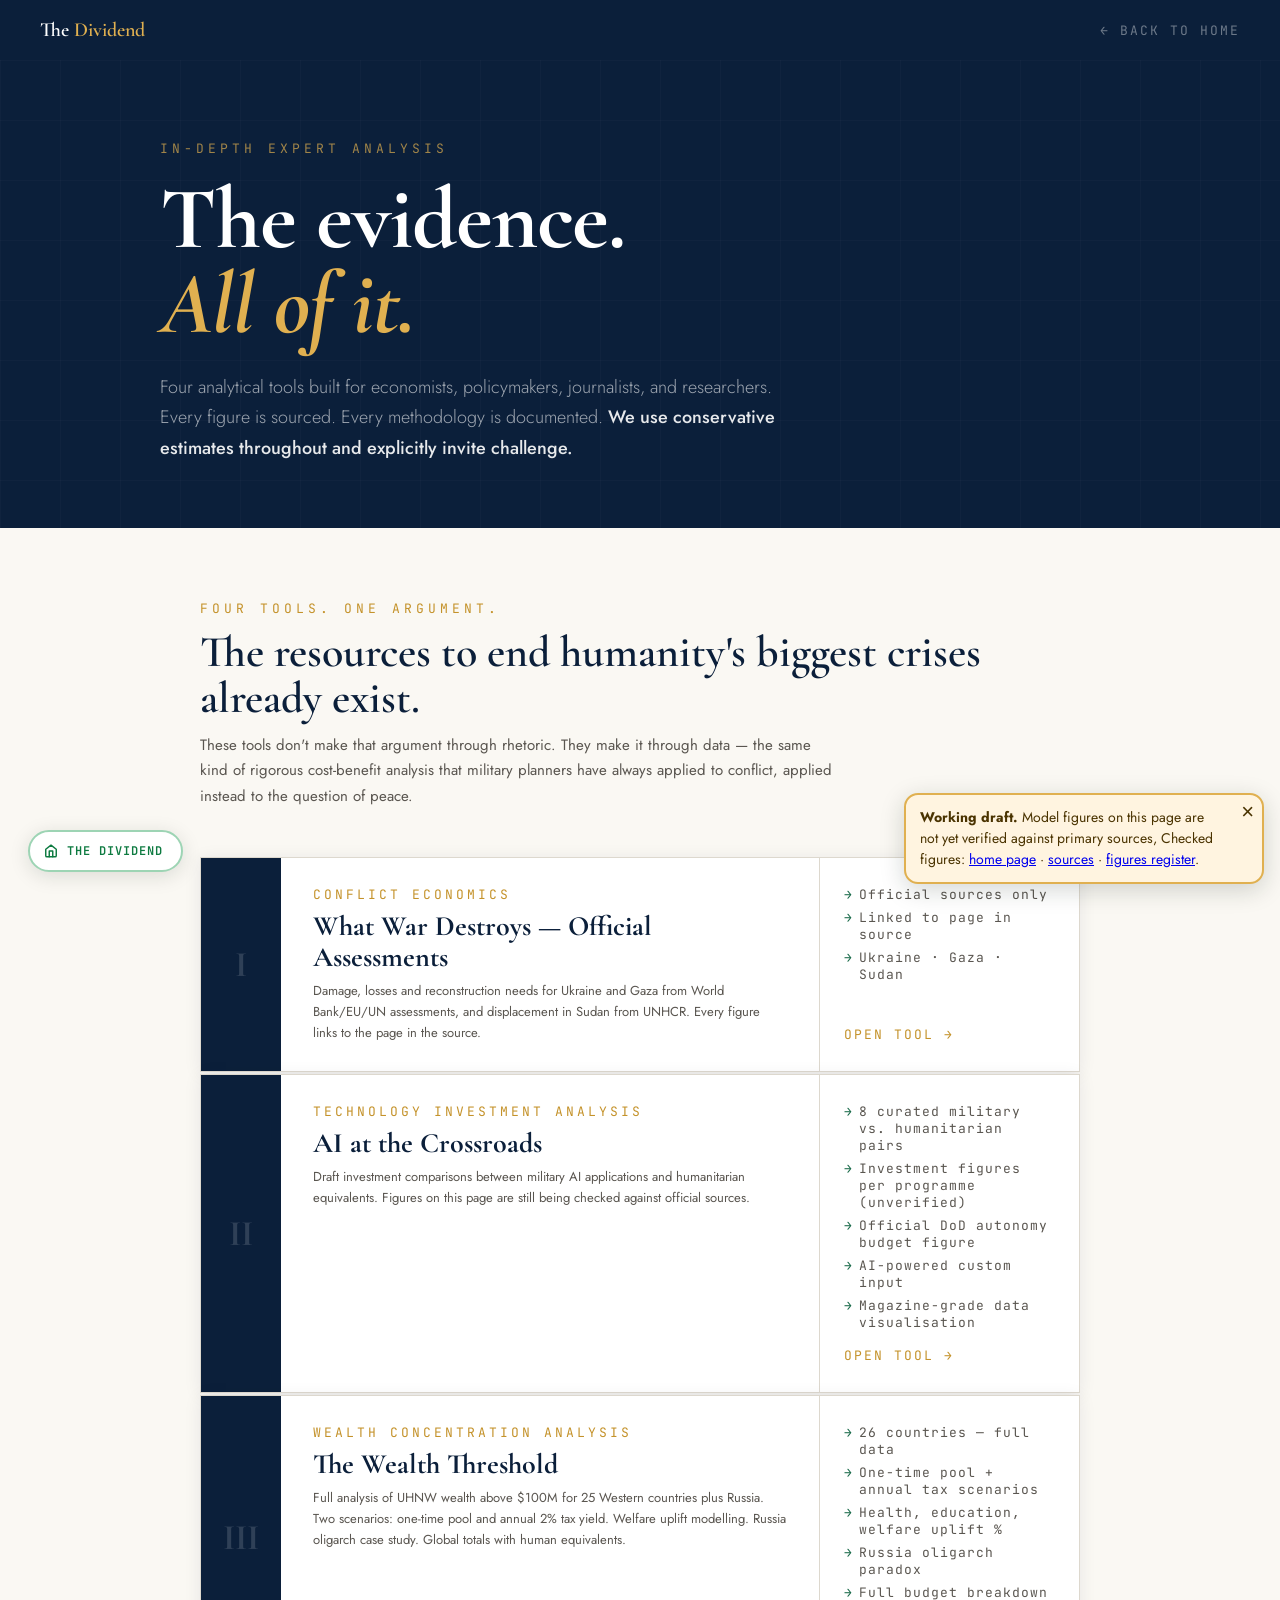
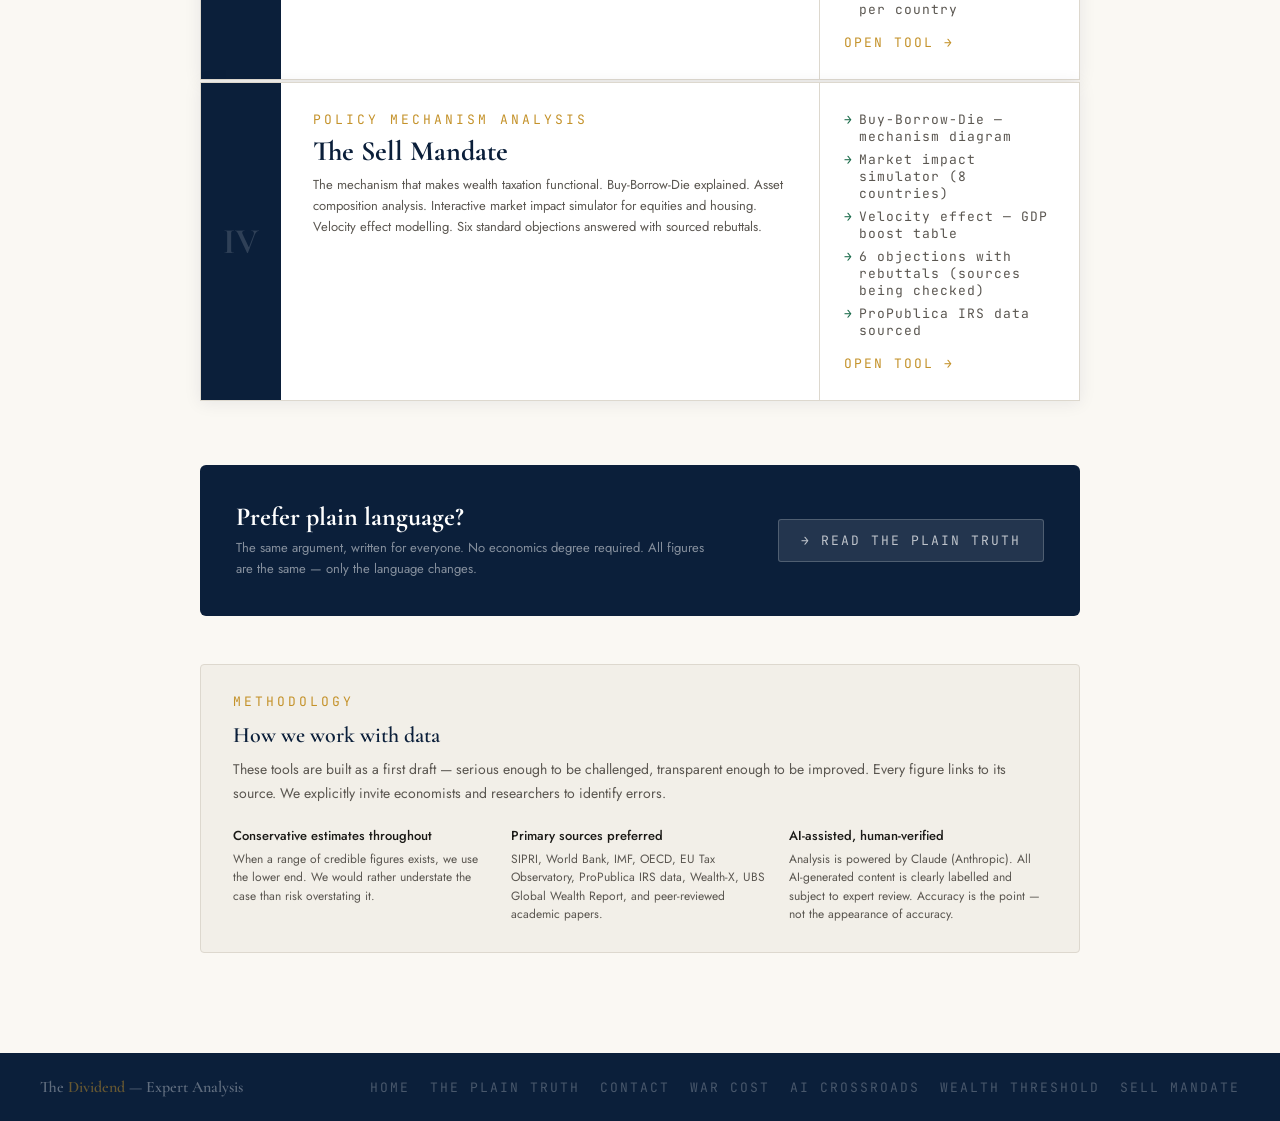
<file: expert-hub.html>
<!DOCTYPE html>
<html lang="en">
<head>
<meta name="robots" content="noindex, nofollow">
<meta charset="UTF-8">
<meta name="viewport" content="width=device-width, initial-scale=1.0">
<title>In-Depth Expert Analysis — The Peace Dividend Project</title>
<link href="https://fonts.googleapis.com/css2?family=Cormorant+Garamond:ital,wght@0,400;0,600;0,700;1,400;1,600&family=Jost:wght@300;400;500;600&family=JetBrains+Mono:wght@400;500&display=swap" rel="stylesheet">
<style>
:root{--navy:#0b1f3a;--navy2:#112748;--cream:#faf8f3;--cream2:#f2efe8;--gold:#c4922a;--gold-light:#e0b050;--green:#1a6b4a;--red:#b52a1e;--text:#1a1916;--text-dim:#5a5650;--border:#ddd8ce;--shadow:0 2px 16px rgba(11,31,58,0.08);}
*{margin:0;padding:0;box-sizing:border-box;}
html{scroll-behavior:smooth;}
body{font-family:'Jost',sans-serif;background:var(--cream);color:var(--text);overflow-x:hidden;}
nav{background:var(--navy);padding:0 40px;height:60px;display:flex;align-items:center;justify-content:space-between;}
.nav-logo{font-family:'Cormorant Garamond',serif;font-size:20px;color:#fff;text-decoration:none;font-weight:600;}
.nav-logo span{color:var(--gold-light);}
.nav-back{font-family:'JetBrains Mono',monospace;font-size:13px;letter-spacing:2px;text-transform:uppercase;color:rgba(255,255,255,0.4);text-decoration:none;transition:color 0.2s;}
.nav-back:hover{color:#fff;}

.hero{background:var(--navy);padding:80px 48px 64px;position:relative;overflow:hidden;}
.hero::before{content:'';position:absolute;inset:0;background-image:linear-gradient(rgba(255,255,255,0.02) 1px,transparent 1px),linear-gradient(90deg,rgba(255,255,255,0.02) 1px,transparent 1px);background-size:60px 60px;pointer-events:none;}
.hero-inner{max-width:960px;margin:0 auto;position:relative;z-index:1;}
.hero-tag{font-family:'JetBrains Mono',monospace;font-size:13px;letter-spacing:4px;text-transform:uppercase;color:var(--gold-light);margin-bottom:20px;opacity:0.7;}
h1{font-family:'Cormorant Garamond',serif;font-size:clamp(44px,7vw,88px);font-weight:700;color:#fff;line-height:0.97;margin-bottom:24px;letter-spacing:-1px;}
h1 em{font-style:italic;color:var(--gold-light);}
.hero-open{font-size:clamp(15px,1.8vw,18px);color:rgba(255,255,255,0.6);line-height:1.7;max-width:640px;font-weight:300;}
.hero-open strong{color:rgba(255,255,255,0.9);font-weight:500;}

.tools{max-width:960px;margin:0 auto;padding:72px 40px 100px;}
.tools-intro{margin-bottom:48px;}
.ti-label{font-family:'JetBrains Mono',monospace;font-size:13px;letter-spacing:4px;text-transform:uppercase;color:var(--gold);margin-bottom:12px;}
.ti-title{font-family:'Cormorant Garamond',serif;font-size:clamp(28px,4vw,44px);font-weight:600;color:var(--navy);line-height:1.05;margin-bottom:12px;}
.ti-body{font-size:15px;color:var(--text-dim);line-height:1.7;max-width:640px;}

.tool-list{display:flex;flex-direction:column;gap:2px;}
.tool{display:grid;grid-template-columns:80px 1fr 260px;gap:0;border:1.5px solid var(--border);background:#fff;text-decoration:none;box-shadow:var(--shadow);transition:all 0.25s;}
.tool:hover{border-color:var(--navy);box-shadow:0 4px 24px rgba(11,31,58,0.12);transform:translateX(4px);}
.tool-number{background:var(--navy);display:flex;align-items:center;justify-content:center;font-family:'Cormorant Garamond',serif;font-size:36px;font-weight:700;color:rgba(255,255,255,0.15);}
.tool-main{padding:28px 32px;}
.tool-tag{font-family:'JetBrains Mono',monospace;font-size:13px;letter-spacing:3px;text-transform:uppercase;color:var(--gold);margin-bottom:8px;}
.tool-name{font-family:'Cormorant Garamond',serif;font-size:clamp(20px,2.5vw,28px);font-weight:700;color:var(--navy);line-height:1.1;margin-bottom:8px;}
.tool-desc{font-size:13px;color:var(--text-dim);line-height:1.6;}
.tool-meta{padding:28px 24px;border-left:1.5px solid var(--border);display:flex;flex-direction:column;justify-content:space-between;}
.tool-features{display:flex;flex-direction:column;gap:6px;margin-bottom:16px;}
.tool-feature{font-family:'JetBrains Mono',monospace;font-size:13px;letter-spacing:1px;color:var(--text-dim);display:flex;align-items:flex-start;gap:6px;}
.tool-feature::before{content:'→';color:var(--green);flex-shrink:0;}
.tool-cta{font-family:'JetBrains Mono',monospace;font-size:13px;letter-spacing:2px;text-transform:uppercase;color:var(--gold);display:flex;align-items:center;gap:6px;transition:gap 0.2s;}
.tool:hover .tool-cta{gap:10px;}

.plain-link{margin-top:64px;background:var(--navy);border-radius:6px;padding:36px;display:flex;align-items:center;justify-content:space-between;gap:24px;flex-wrap:wrap;}
.pl-left{}
.pl-title{font-family:'Cormorant Garamond',serif;font-size:26px;font-weight:700;color:#fff;margin-bottom:6px;}
.pl-body{font-size:13px;color:rgba(255,255,255,0.5);max-width:480px;line-height:1.6;}
.pl-btn{padding:12px 22px;font-family:'JetBrains Mono',monospace;font-size:13px;letter-spacing:2px;text-transform:uppercase;border-radius:3px;text-decoration:none;background:rgba(255,255,255,0.1);border:1.5px solid rgba(255,255,255,0.2);color:rgba(255,255,255,0.7);transition:all 0.2s;white-space:nowrap;}
.pl-btn:hover{background:rgba(255,255,255,0.18);color:#fff;}

.methodology{margin-top:48px;padding:28px 32px;background:var(--cream2);border:1.5px solid var(--border);border-radius:4px;}
.meth-label{font-family:'JetBrains Mono',monospace;font-size:13px;letter-spacing:3px;text-transform:uppercase;color:var(--gold);margin-bottom:12px;}
.meth-title{font-family:'Cormorant Garamond',serif;font-size:22px;font-weight:600;color:var(--navy);margin-bottom:10px;}
.meth-body{font-size:14px;color:var(--text-dim);line-height:1.7;}
.meth-principles{display:grid;grid-template-columns:repeat(3,1fr);gap:20px;margin-top:20px;}
.meth-p{font-size:12px;color:var(--text-dim);line-height:1.55;}
.meth-p strong{display:block;font-size:13px;color:var(--text);font-weight:500;margin-bottom:4px;}

footer{background:var(--navy);padding:24px 40px;display:flex;align-items:center;justify-content:space-between;flex-wrap:wrap;gap:16px;}
.foot-logo{font-family:'Cormorant Garamond',serif;font-size:16px;color:rgba(255,255,255,0.35);font-weight:600;}
.foot-logo span{color:rgba(196,146,42,0.5);}
.foot-links{display:flex;gap:20px;flex-wrap:wrap;}
.foot-link{font-family:'JetBrains Mono',monospace;font-size:13px;letter-spacing:2px;text-transform:uppercase;color:rgba(255,255,255,0.25);text-decoration:none;transition:color 0.2s;}
.foot-link:hover{color:rgba(255,255,255,0.6);}

@media(max-width:768px){
  nav{padding:0 18px;}
  .hero{padding:64px 20px 48px;}
  .tools{padding:48px 20px 64px;}
  .tool{grid-template-columns:60px 1fr;}
  .tool-meta{display:none;}
  footer{padding:20px;}
  .meth-principles{grid-template-columns:1fr;}
  .plain-link{flex-direction:column;}
}
</style>
</head>
<body>
<nav>
  <a class="nav-logo" href="index.html">The <span>Dividend</span></a>
  <a class="nav-back" href="index.html">← Back to home</a>
</nav>

<div class="hero">
  <div class="hero-inner">
    <div class="hero-tag">In-Depth Expert Analysis</div>
    <h1>The evidence.<br><em>All of it.</em></h1>
    <p class="hero-open">Four analytical tools built for economists, policymakers, journalists, and researchers. Every figure is sourced. Every methodology is documented. <strong>We use conservative estimates throughout and explicitly invite challenge.</strong></p>
  </div>
</div>

<div class="tools">
  <div class="tools-intro">
    <div class="ti-label">Four tools. One argument.</div>
    <div class="ti-title">The resources to end humanity's biggest crises already exist.</div>
    <p class="ti-body">These tools don't make that argument through rhetoric. They make it through data — the same kind of rigorous cost-benefit analysis that military planners have always applied to conflict, applied instead to the question of peace.</p>
  </div>

  <div class="tool-list">

    <a class="tool" href="war-damage.html">
      <div class="tool-number">I</div>
      <div class="tool-main">
        <div class="tool-tag">Conflict Economics</div>
        <div class="tool-name">What War Destroys — Official Assessments</div>
        <div class="tool-desc">Damage, losses and reconstruction needs for Ukraine and Gaza from World Bank/EU/UN assessments, and displacement in Sudan from UNHCR. Every figure links to the page in the source.</div>
      </div>
      <div class="tool-meta">
        <div class="tool-features"><div class="tool-feature">Official sources only</div><div class="tool-feature">Linked to page in source</div><div class="tool-feature">Ukraine · Gaza · Sudan</div></div>
        <div class="tool-cta">Open tool →</div>
      </div>
    </a>

    <a class="tool" href="ai-crossroads.html">
      <div class="tool-number">II</div>
      <div class="tool-main">
        <div class="tool-tag">Technology Investment Analysis</div>
        <div class="tool-name">AI at the Crossroads</div>
        <div class="tool-desc">Draft investment comparisons between military AI applications and humanitarian equivalents. Figures on this page are still being checked against official sources.</div>
      </div>
      <div class="tool-meta">
        <div class="tool-features">
          <div class="tool-feature">8 curated military vs. humanitarian pairs</div>
          <div class="tool-feature">Investment figures per programme (unverified)</div>
          <div class="tool-feature">Official DoD autonomy budget figure</div>
          <div class="tool-feature">AI-powered custom input</div>
          <div class="tool-feature">Magazine-grade data visualisation</div>
        </div>
        <div class="tool-cta">Open tool →</div>
      </div>
    </a>

    <a class="tool" href="wealth-threshold.html">
      <div class="tool-number">III</div>
      <div class="tool-main">
        <div class="tool-tag">Wealth Concentration Analysis</div>
        <div class="tool-name">The Wealth Threshold</div>
        <div class="tool-desc">Full analysis of UHNW wealth above $100M for 25 Western countries plus Russia. Two scenarios: one-time pool and annual 2% tax yield. Welfare uplift modelling. Russia oligarch case study. Global totals with human equivalents.</div>
      </div>
      <div class="tool-meta">
        <div class="tool-features">
          <div class="tool-feature">26 countries — full data</div>
          <div class="tool-feature">One-time pool + annual tax scenarios</div>
          <div class="tool-feature">Health, education, welfare uplift %</div>
          <div class="tool-feature">Russia oligarch paradox</div>
          <div class="tool-feature">Full budget breakdown per country</div>
        </div>
        <div class="tool-cta">Open tool →</div>
      </div>
    </a>

    <a class="tool" href="sell-mandate.html">
      <div class="tool-number">IV</div>
      <div class="tool-main">
        <div class="tool-tag">Policy Mechanism Analysis</div>
        <div class="tool-name">The Sell Mandate</div>
        <div class="tool-desc">The mechanism that makes wealth taxation functional. Buy-Borrow-Die explained. Asset composition analysis. Interactive market impact simulator for equities and housing. Velocity effect modelling. Six standard objections answered with sourced rebuttals.</div>
      </div>
      <div class="tool-meta">
        <div class="tool-features">
          <div class="tool-feature">Buy-Borrow-Die — mechanism diagram</div>
          <div class="tool-feature">Market impact simulator (8 countries)</div>
          <div class="tool-feature">Velocity effect — GDP boost table</div>
          <div class="tool-feature">6 objections with rebuttals (sources being checked)</div>
          <div class="tool-feature">ProPublica IRS data sourced</div>
        </div>
        <div class="tool-cta">Open tool →</div>
      </div>
    </a>

  </div>

  <div class="plain-link">
    <div class="pl-left">
      <div class="pl-title">Prefer plain language?</div>
      <p class="pl-body">The same argument, written for everyone. No economics degree required. All figures are the same — only the language changes.</p>
    </div>
    <a class="pl-btn" href="plain-truth.html">→ Read The Plain Truth</a>
  </div>

  <div class="methodology">
    <div class="meth-label">Methodology</div>
    <div class="meth-title">How we work with data</div>
    <div class="meth-body">These tools are built as a first draft — serious enough to be challenged, transparent enough to be improved. Every figure links to its source. We explicitly invite economists and researchers to identify errors.</div>
    <div class="meth-principles">
      <div class="meth-p"><strong>Conservative estimates throughout</strong>When a range of credible figures exists, we use the lower end. We would rather understate the case than risk overstating it.</div>
      <div class="meth-p"><strong>Primary sources preferred</strong>SIPRI, World Bank, IMF, OECD, EU Tax Observatory, ProPublica IRS data, Wealth-X, UBS Global Wealth Report, and peer-reviewed academic papers.</div>
      <div class="meth-p"><strong>AI-assisted, human-verified</strong>Analysis is powered by Claude (Anthropic). All AI-generated content is clearly labelled and subject to expert review. Accuracy is the point — not the appearance of accuracy.</div>
    </div>
  </div>
</div>

<footer>
  <div class="foot-logo">The <span>Dividend</span> — Expert Analysis</div>
  <div class="foot-links">
    <a class="foot-link" href="index.html">Home</a>
    <a class="foot-link" href="plain-truth.html">The Plain Truth</a>
    <a class="foot-link" href="index.html#contact">Contact</a>
    <a class="foot-link" href="war-damage.html">War Cost</a>
    <a class="foot-link" href="ai-crossroads.html">AI Crossroads</a>
    <a class="foot-link" href="wealth-threshold.html">Wealth Threshold</a>
    <a class="foot-link" href="sell-mandate.html">Sell Mandate</a>
  </div>
</footer>

<!-- FLOATING HOME BUTTON -->
<a href="index.html" id="homeBtn" style="position:fixed;bottom:28px;left:28px;z-index:999;display:flex;align-items:center;gap:9px;background:#fff;color:#0d7a40;font-family:'JetBrains Mono',monospace;font-size:12px;font-weight:600;letter-spacing:1px;text-transform:uppercase;text-decoration:none;padding:11px 18px 11px 14px;border-radius:50px;border:2px solid #9dd4b4;box-shadow:0 4px 20px rgba(15,31,21,0.13);transition:all 0.25s;" onmouseover="this.style.background='#0d7a40';this.style.color='#fff';this.style.transform='translateY(-2px)';this.style.boxShadow='0 8px 28px rgba(13,122,64,0.3)'" onmouseout="this.style.background='#fff';this.style.color='#0d7a40';this.style.transform='';this.style.boxShadow='0 4px 20px rgba(15,31,21,0.13)'">
  <svg width="14" height="14" viewBox="0 0 24 24" fill="none" stroke="currentColor" stroke-width="2.5" stroke-linecap="round" stroke-linejoin="round"><path d="M3 9l9-7 9 7v11a2 2 0 0 1-2 2H5a2 2 0 0 1-2-2z"/><polyline points="9 22 9 12 15 12 15 22"/></svg>
  The Dividend
</a>
<script src="assets/page-status.js" data-status="model"></script>
</body>
</html>
</file>
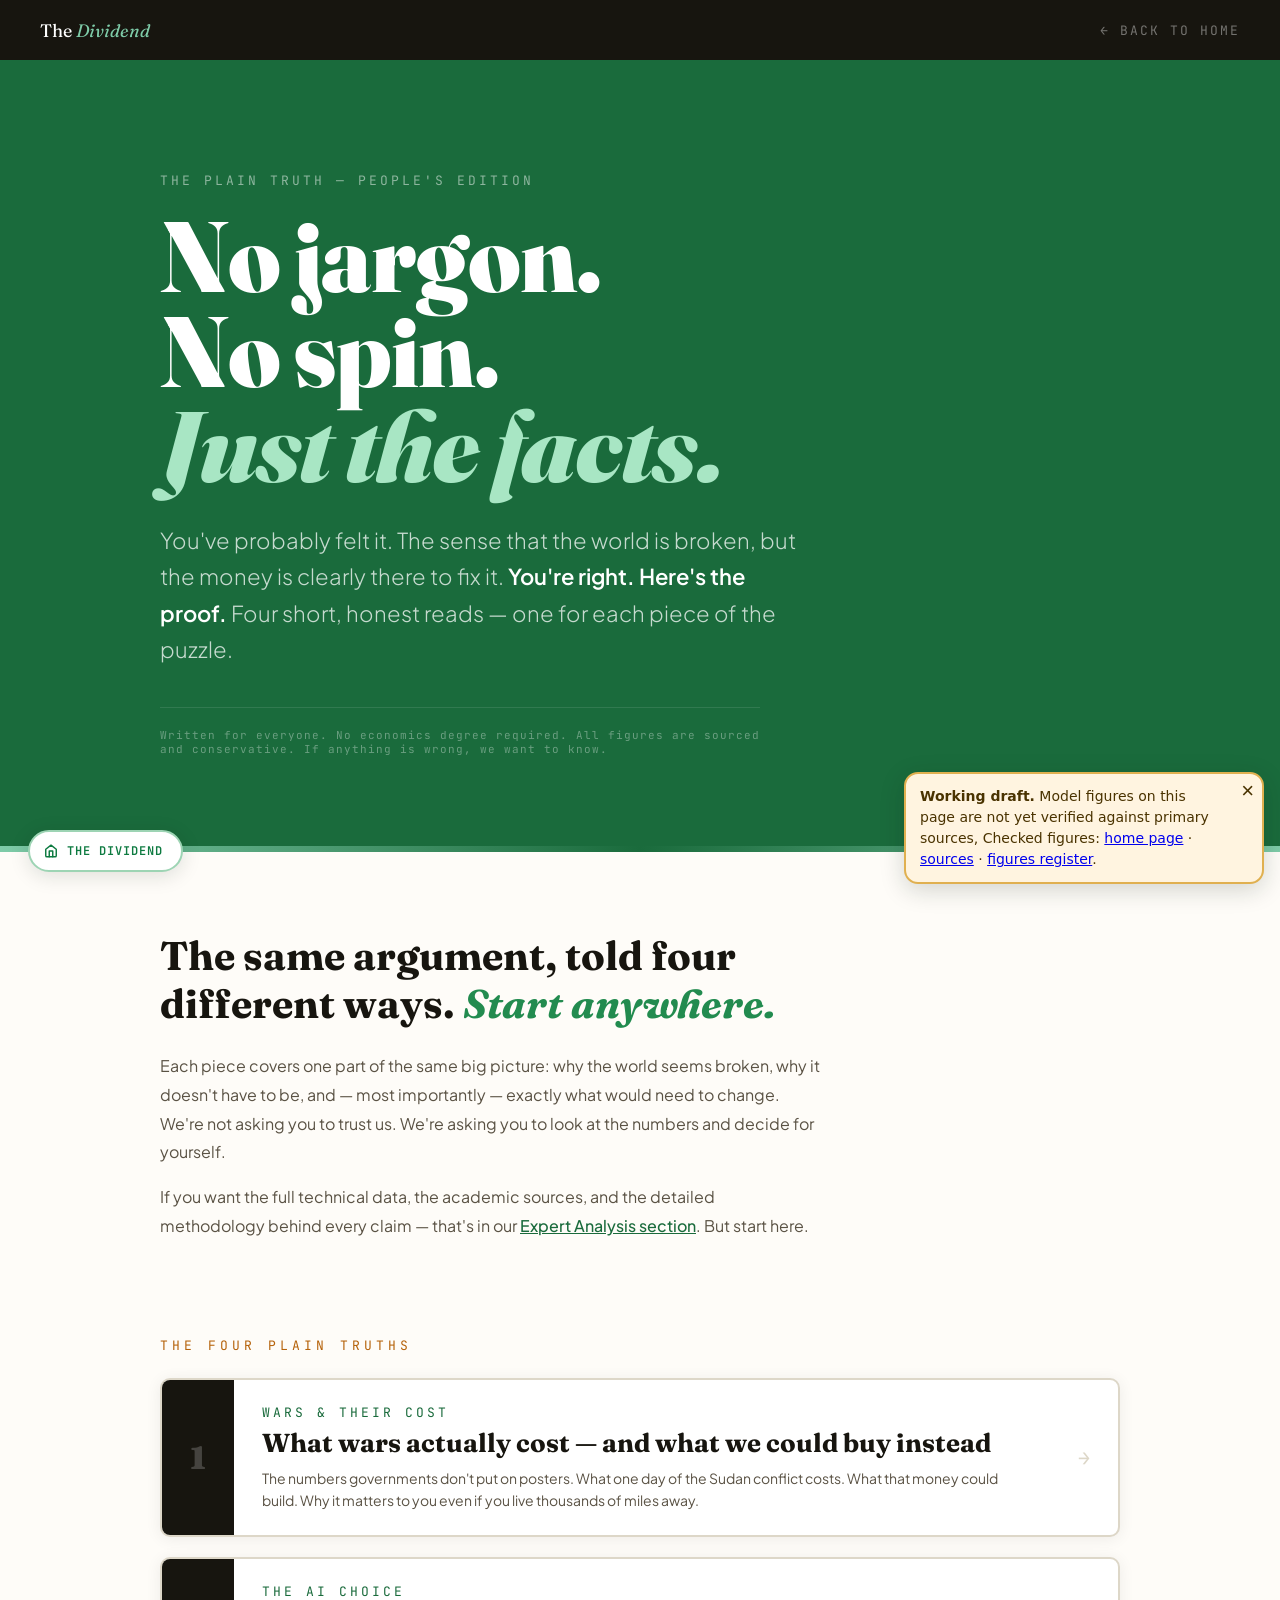
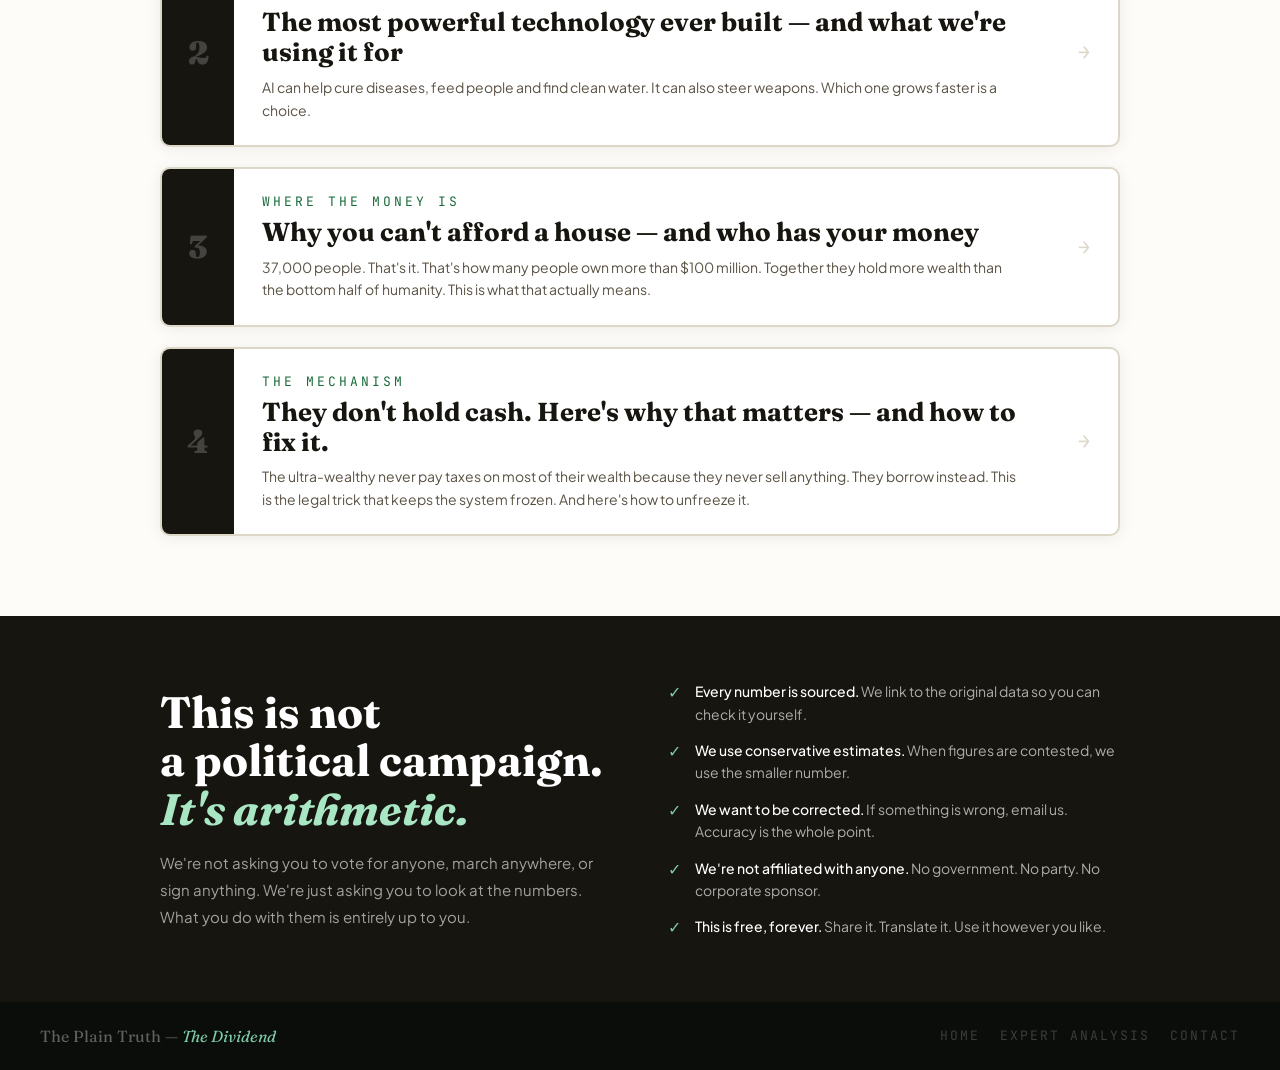
<file: plain-truth.html>
<!DOCTYPE html>
<html lang="en">
<head>
<meta name="robots" content="noindex, nofollow">
<meta charset="UTF-8">
<meta name="viewport" content="width=device-width, initial-scale=1.0">
<title>The Plain Truth — The Peace Dividend Project</title>
<link href="https://fonts.googleapis.com/css2?family=Fraunces:ital,wght@0,400;0,700;0,900;1,400;1,700&family=Plus+Jakarta+Sans:wght@300;400;500;600&family=JetBrains+Mono:wght@400;500&display=swap" rel="stylesheet">
<style>
:root{
  --bg:#fefcf8; --bg2:#f7f4ed; --bg3:#ede9de;
  --ink:#17150f; --ink2:#2e2a1e; --ink3:#5a5244;
  --green:#1a6b3c; --green2:#228b4f; --green-bg:#edf7f2; --green-border:#b8d8c5;
  --amber:#b5620a; --amber-bg:#fef7ec; --amber-border:#f0d090;
  --red:#b52010; --red-bg:#fef4f2;
  --border:#ddd7c8; --shadow:0 2px 16px rgba(23,21,15,0.07);
}
*{margin:0;padding:0;box-sizing:border-box;}
html{scroll-behavior:smooth;}
body{font-family:'Plus Jakarta Sans',sans-serif;background:var(--bg);color:var(--ink);overflow-x:hidden;}

nav{background:var(--ink);padding:0 40px;height:60px;display:flex;align-items:center;justify-content:space-between;}
.nav-logo{font-family:'Fraunces',serif;font-size:18px;color:#fff;text-decoration:none;}
.nav-logo span{color:#7ecba8;font-style:italic;}
.nav-back{font-family:'JetBrains Mono',monospace;font-size:13px;letter-spacing:2px;text-transform:uppercase;color:rgba(255,255,255,0.4);text-decoration:none;transition:color 0.2s;}
.nav-back:hover{color:#fff;}

/* HERO */
.hero{background:var(--green);min-height:88vh;display:flex;flex-direction:column;justify-content:center;padding:80px 48px 64px;position:relative;overflow:hidden;}
.hero::after{content:'';position:absolute;bottom:0;left:0;right:0;height:6px;background:linear-gradient(90deg,#7ecba8,#1a6b3c,#7ecba8);}
.hero-badge{font-family:'JetBrains Mono',monospace;font-size:13px;letter-spacing:3px;text-transform:uppercase;color:rgba(255,255,255,0.5);margin-bottom:20px;}
.hero-inner{max-width:960px;margin:0 auto;width:100%;}
h1{font-family:'Fraunces',serif;font-size:clamp(48px,8vw,100px);font-weight:900;color:#fff;line-height:0.95;margin-bottom:28px;letter-spacing:-1px;}
h1 em{font-style:italic;color:#a8e6c4;}
.hero-standfirst{font-size:clamp(17px,2.2vw,22px);color:rgba(255,255,255,0.75);line-height:1.65;max-width:640px;margin-bottom:40px;font-weight:300;}
.hero-standfirst strong{color:#fff;font-weight:600;}
.hero-note{font-family:'JetBrains Mono',monospace;font-size:11px;letter-spacing:1px;color:rgba(255,255,255,0.35);border-top:1px solid rgba(255,255,255,0.1);padding-top:20px;max-width:600px;}

/* INTRO SECTION */
.intro{padding:80px 48px;background:var(--bg);}
.intro-inner{max-width:960px;margin:0 auto;}
.intro-pull{font-family:'Fraunces',serif;font-size:clamp(24px,3.5vw,40px);font-weight:700;color:var(--ink);line-height:1.2;margin-bottom:24px;max-width:720px;}
.intro-pull em{font-style:italic;color:var(--green2);}
.intro-body{font-size:16px;color:var(--ink3);line-height:1.8;max-width:660px;margin-bottom:16px;}

/* TOOLS */
.tools{padding:0 48px 80px;}
.tools-inner{max-width:960px;margin:0 auto;}
.tools-label{font-family:'JetBrains Mono',monospace;font-size:13px;letter-spacing:4px;text-transform:uppercase;color:var(--amber);margin-bottom:24px;}
.tool-cards{display:flex;flex-direction:column;gap:20px;}

.tool-card{display:grid;grid-template-columns:72px 1fr auto;gap:0;border:2px solid var(--border);border-radius:10px;overflow:hidden;text-decoration:none;background:#fff;box-shadow:var(--shadow);transition:transform 0.25s,box-shadow 0.25s,border-color 0.25s;}
.tool-card:hover{transform:translateY(-3px);box-shadow:0 8px 32px rgba(23,21,15,0.12);border-color:var(--green);}
.tool-num{background:var(--ink);display:flex;align-items:center;justify-content:center;font-family:'Fraunces',serif;font-size:32px;font-weight:900;color:rgba(255,255,255,0.2);}
.tool-body{padding:24px 28px;}
.tool-tag{font-family:'JetBrains Mono',monospace;font-size:13px;letter-spacing:3px;text-transform:uppercase;color:var(--green);margin-bottom:8px;}
.tool-title{font-family:'Fraunces',serif;font-size:clamp(18px,2.5vw,26px);font-weight:700;color:var(--ink);line-height:1.15;margin-bottom:8px;}
.tool-desc{font-size:14px;color:var(--ink3);line-height:1.6;}
.tool-arrow{display:flex;align-items:center;padding:0 28px;font-family:'JetBrains Mono',monospace;font-size:20px;color:var(--border);transition:color 0.2s;}
.tool-card:hover .tool-arrow{color:var(--green);}

/* PROMISE */
.promise{background:var(--ink);padding:64px 48px;}
.promise-inner{max-width:960px;margin:0 auto;display:grid;grid-template-columns:1fr 1fr;gap:56px;align-items:center;}
.promise-title{font-family:'Fraunces',serif;font-size:clamp(28px,4vw,44px);font-weight:700;color:#fff;line-height:1.1;margin-bottom:16px;}
.promise-title em{font-style:italic;color:#a8e6c4;}
.promise-body{font-size:15px;color:rgba(255,255,255,0.6);line-height:1.8;}
.promise-list{display:flex;flex-direction:column;gap:14px;}
.promise-item{display:flex;gap:14px;align-items:flex-start;}
.promise-tick{color:#7ecba8;font-size:16px;flex-shrink:0;margin-top:1px;}
.promise-text{font-size:14px;color:rgba(255,255,255,0.65);line-height:1.6;}
.promise-text strong{color:#fff;font-weight:500;}

footer{background:#0a0d0a;padding:24px 40px;display:flex;align-items:center;justify-content:space-between;flex-wrap:wrap;gap:16px;}
.foot-logo{font-family:'Fraunces',serif;font-size:16px;color:rgba(255,255,255,0.35);}
.foot-logo em{font-style:italic;color:#7ecba8;}
.foot-link{font-family:'JetBrains Mono',monospace;font-size:13px;letter-spacing:2px;text-transform:uppercase;color:rgba(255,255,255,0.2);text-decoration:none;transition:color 0.2s;}
.foot-link:hover{color:rgba(255,255,255,0.6);}

@media(max-width:768px){
  .hero,.intro,.tools,.promise{padding-left:20px;padding-right:20px;}
  nav{padding:0 20px;}
  .tool-card{grid-template-columns:56px 1fr auto;}
  .tool-arrow{padding:0 16px;}
  .promise-inner{grid-template-columns:1fr;}
  footer{padding:20px;}
}
</style>
</head>
<body>
<nav>
  <a class="nav-logo" href="index.html">The <span>Dividend</span></a>
  <a class="nav-back" href="index.html">← Back to home</a>
</nav>

<section class="hero">
  <div class="hero-inner">
    <div class="hero-badge">The Plain Truth — People's Edition</div>
    <h1>No jargon.<br>No spin.<br><em>Just the facts.</em></h1>
    <p class="hero-standfirst">You've probably felt it. The sense that the world is broken, but the money is clearly there to fix it. <strong>You're right. Here's the proof.</strong> Four short, honest reads — one for each piece of the puzzle.</p>
    <p class="hero-note">Written for everyone. No economics degree required. All figures are sourced and conservative. If anything is wrong, we want to know.</p>
  </div>
</section>

<section class="intro">
  <div class="intro-inner">
    <p class="intro-pull">The same argument, told four different ways. <em>Start anywhere.</em></p>
    <p class="intro-body">Each piece covers one part of the same big picture: why the world seems broken, why it doesn't have to be, and — most importantly — exactly what would need to change. We're not asking you to trust us. We're asking you to look at the numbers and decide for yourself.</p>
    <p class="intro-body">If you want the full technical data, the academic sources, and the detailed methodology behind every claim — that's in our <a href="expert-hub.html" style="color:var(--green);font-weight:500;">Expert Analysis section</a>. But start here.</p>
  </div>
</section>

<section class="tools">
  <div class="tools-inner">
    <div class="tools-label">The Four Plain Truths</div>
    <div class="tool-cards">

      <a class="tool-card" href="pt-war.html">
        <div class="tool-num">1</div>
        <div class="tool-body">
          <div class="tool-tag">Wars & their cost</div>
          <div class="tool-title">What wars actually cost — and what we could buy instead</div>
          <div class="tool-desc">The numbers governments don't put on posters. What one day of the Sudan conflict costs. What that money could build. Why it matters to you even if you live thousands of miles away.</div>
        </div>
        <div class="tool-arrow">→</div>
      </a>

      <a class="tool-card" href="pt-ai.html">
        <div class="tool-num">2</div>
        <div class="tool-body">
          <div class="tool-tag">The AI choice</div>
          <div class="tool-title">The most powerful technology ever built — and what we're using it for</div>
          <div class="tool-desc">AI can help cure diseases, feed people and find clean water. It can also steer weapons. Which one grows faster is a choice.</div>
        </div>
        <div class="tool-arrow">→</div>
      </a>

      <a class="tool-card" href="pt-wealth.html">
        <div class="tool-num">3</div>
        <div class="tool-body">
          <div class="tool-tag">Where the money is</div>
          <div class="tool-title">Why you can't afford a house — and who has your money</div>
          <div class="tool-desc">37,000 people. That's it. That's how many people own more than $100 million. Together they hold more wealth than the bottom half of humanity. This is what that actually means.</div>
        </div>
        <div class="tool-arrow">→</div>
      </a>

      <a class="tool-card" href="pt-sell.html">
        <div class="tool-num">4</div>
        <div class="tool-body">
          <div class="tool-tag">The mechanism</div>
          <div class="tool-title">They don't hold cash. Here's why that matters — and how to fix it.</div>
          <div class="tool-desc">The ultra-wealthy never pay taxes on most of their wealth because they never sell anything. They borrow instead. This is the legal trick that keeps the system frozen. And here's how to unfreeze it.</div>
        </div>
        <div class="tool-arrow">→</div>
      </a>

    </div>
  </div>
</section>

<section class="promise">
  <div class="promise-inner">
    <div>
      <div class="promise-title">This is not<br>a political campaign.<br><em>It's arithmetic.</em></div>
      <p class="promise-body">We're not asking you to vote for anyone, march anywhere, or sign anything. We're just asking you to look at the numbers. What you do with them is entirely up to you.</p>
    </div>
    <div class="promise-list">
      <div class="promise-item"><div class="promise-tick">✓</div><div class="promise-text"><strong>Every number is sourced.</strong> We link to the original data so you can check it yourself.</div></div>
      <div class="promise-item"><div class="promise-tick">✓</div><div class="promise-text"><strong>We use conservative estimates.</strong> When figures are contested, we use the smaller number.</div></div>
      <div class="promise-item"><div class="promise-tick">✓</div><div class="promise-text"><strong>We want to be corrected.</strong> If something is wrong, email us. Accuracy is the whole point.</div></div>
      <div class="promise-item"><div class="promise-tick">✓</div><div class="promise-text"><strong>We're not affiliated with anyone.</strong> No government. No party. No corporate sponsor.</div></div>
      <div class="promise-item"><div class="promise-tick">✓</div><div class="promise-text"><strong>This is free, forever.</strong> Share it. Translate it. Use it however you like.</div></div>
    </div>
  </div>
</section>

<footer>
  <div class="foot-logo">The Plain Truth — <em>The Dividend</em></div>
  <div style="display:flex;gap:20px;flex-wrap:wrap;">
    <a class="foot-link" href="index.html">Home</a>
    <a class="foot-link" href="expert-hub.html">Expert Analysis</a>
    <a class="foot-link" href="index.html#contact">Contact</a>
  </div>
</footer>

<!-- FLOATING HOME BUTTON -->
<a href="index.html" id="homeBtn" style="position:fixed;bottom:28px;left:28px;z-index:999;display:flex;align-items:center;gap:9px;background:#fff;color:#0d7a40;font-family:'JetBrains Mono',monospace;font-size:12px;font-weight:600;letter-spacing:1px;text-transform:uppercase;text-decoration:none;padding:11px 18px 11px 14px;border-radius:50px;border:2px solid #9dd4b4;box-shadow:0 4px 20px rgba(15,31,21,0.13);transition:all 0.25s;" onmouseover="this.style.background='#0d7a40';this.style.color='#fff';this.style.transform='translateY(-2px)';this.style.boxShadow='0 8px 28px rgba(13,122,64,0.3)'" onmouseout="this.style.background='#fff';this.style.color='#0d7a40';this.style.transform='';this.style.boxShadow='0 4px 20px rgba(15,31,21,0.13)'">
  <svg width="14" height="14" viewBox="0 0 24 24" fill="none" stroke="currentColor" stroke-width="2.5" stroke-linecap="round" stroke-linejoin="round"><path d="M3 9l9-7 9 7v11a2 2 0 0 1-2 2H5a2 2 0 0 1-2-2z"/><polyline points="9 22 9 12 15 12 15 22"/></svg>
  The Dividend
</a>
<script src="assets/page-status.js" data-status="model"></script>
</body>
</html>
</file>
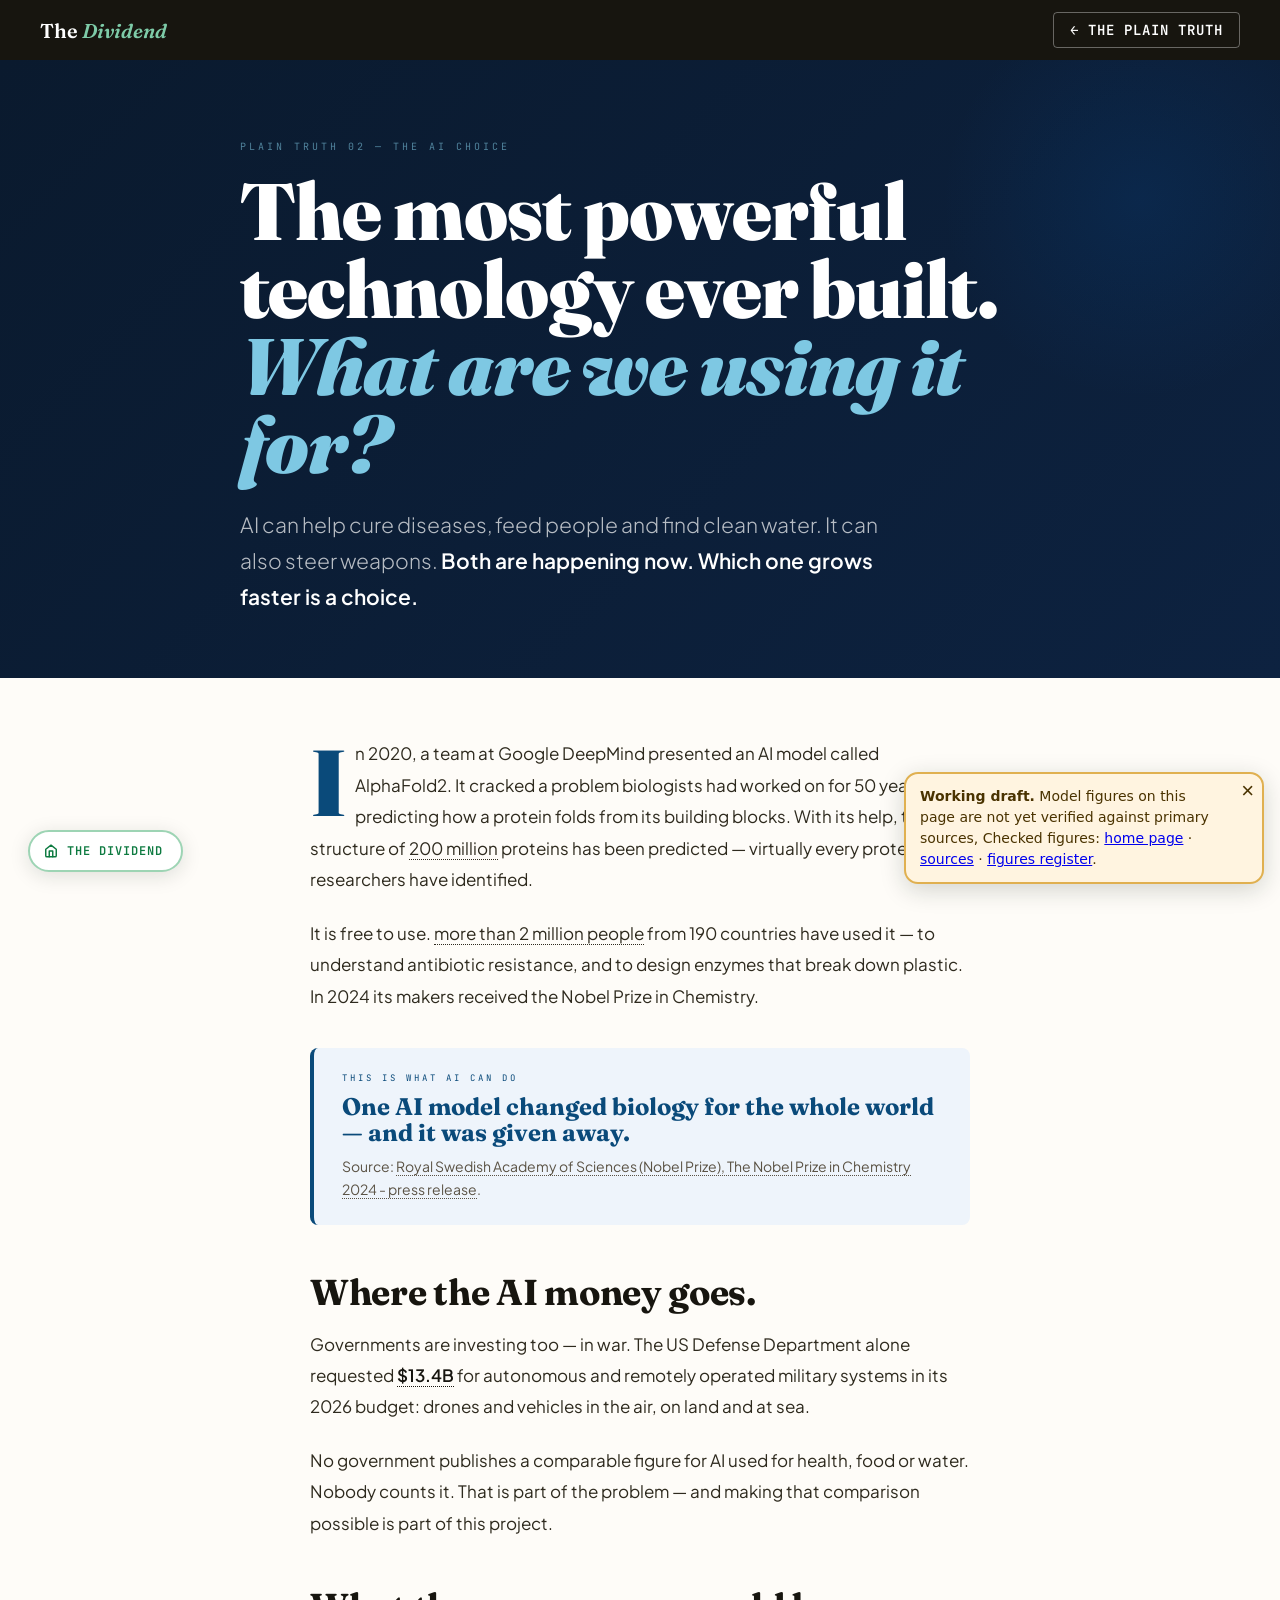
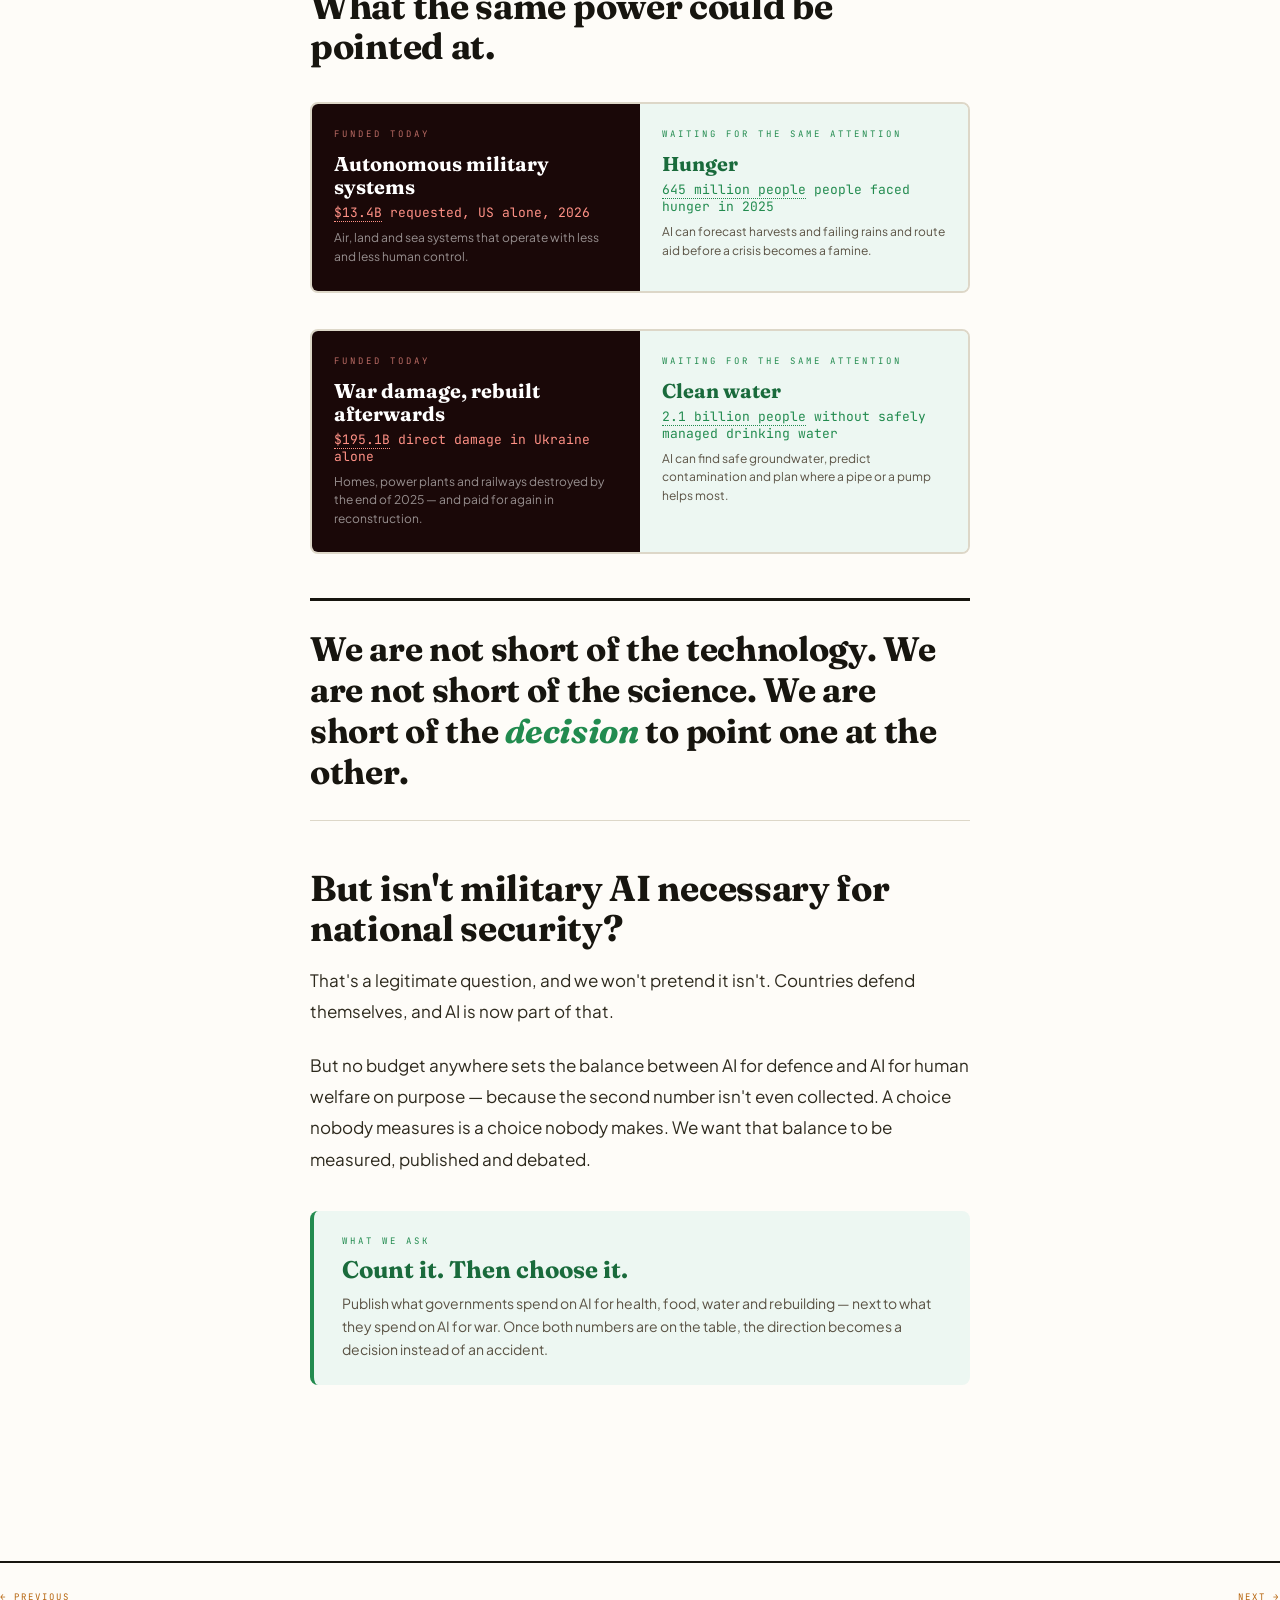
<file: pt-ai.html>
<!DOCTYPE html>
<html lang="en">
<head>
<meta name="robots" content="noindex, nofollow">
<meta charset="UTF-8">
<meta name="viewport" content="width=device-width, initial-scale=1.0">
<title>The AI Choice — The Plain Truth</title>
<link href="https://fonts.googleapis.com/css2?family=Fraunces:ital,wght@0,400;0,700;0,900;1,400;1,700&family=Plus+Jakarta+Sans:wght@300;400;500;600&family=JetBrains+Mono:wght@400;500&display=swap" rel="stylesheet">
<style>
:root{--bg:#fefcf8;--bg2:#f3f0e8;--ink:#17150f;--ink2:#2e2a1e;--ink3:#5a5244;--green:#1a6b3c;--green2:#228b4f;--green-bg:#edf7f2;--blue:#0a4a7a;--blue-bg:#eef4fb;--red:#b52010;--red-bg:#fef4f2;--amber:#b5620a;--border:#ddd7c8;}
*{margin:0;padding:0;box-sizing:border-box;}
html{scroll-behavior:smooth;}
body{font-family:'Plus Jakarta Sans',sans-serif;background:var(--bg);color:var(--ink);overflow-x:hidden;}
nav{background:var(--ink);padding:0 40px;height:60px;display:flex;align-items:center;justify-content:space-between;}
.nav-logo{font-family:'Fraunces',serif;font-size:20px;color:#fff;text-decoration:none;font-weight:600;}
.nav-logo span{color:#7ecba8;font-style:italic;}
.nav-back{font-family:'JetBrains Mono',monospace;font-size:14px;letter-spacing:1px;text-transform:uppercase;color:#fff;text-decoration:none;transition:all 0.2s;padding:8px 16px;border:1.5px solid rgba(255,255,255,0.35);border-radius:4px;font-weight:600;}.nav-back:hover{background:rgba(255,255,255,0.12);}


.hero{background:linear-gradient(135deg,#0a1a2e 0%,#0d2240 100%);padding:80px 48px 64px;position:relative;overflow:hidden;}
.hero::before{content:'';position:absolute;top:-60px;right:-60px;width:400px;height:400px;border-radius:50%;background:radial-gradient(circle,rgba(0,100,200,0.12),transparent 70%);}
.hero-inner{max-width:800px;margin:0 auto;position:relative;z-index:1;}
.hero-tag{font-family:'JetBrains Mono',monospace;font-size:10px;letter-spacing:3px;text-transform:uppercase;color:rgba(126,200,227,0.6);margin-bottom:20px;}
h1{font-family:'Fraunces',serif;font-size:clamp(40px,7vw,80px);font-weight:900;color:#fff;line-height:0.97;margin-bottom:24px;letter-spacing:-1px;}
h1 em{font-style:italic;color:#7ec8e3;}
.hero-open{font-size:clamp(17px,2.2vw,21px);color:rgba(255,255,255,0.7);line-height:1.7;max-width:640px;font-weight:300;}
.hero-open strong{color:#fff;font-weight:600;}

.article{max-width:740px;margin:0 auto;padding:60px 40px 100px;}
.drop-cap::first-letter{font-family:'Fraunces',serif;font-size:5.5em;font-weight:900;float:left;line-height:0.8;margin-right:8px;margin-top:8px;color:var(--blue);}
p.body{font-size:17px;line-height:1.85;color:var(--ink2);margin-bottom:22px;}
p.body strong{color:var(--ink);font-weight:600;}
h2{font-family:'Fraunces',serif;font-size:clamp(24px,3.5vw,36px);font-weight:700;color:var(--ink);line-height:1.1;margin:48px 0 16px;letter-spacing:-0.3px;}
h2 em{font-style:italic;}
.pull{font-family:'Fraunces',serif;font-size:clamp(22px,3.5vw,34px);font-weight:700;color:var(--ink);line-height:1.2;margin:44px 0;padding:28px 0;border-top:3px solid var(--ink);border-bottom:1px solid var(--border);letter-spacing:-0.3px;}
.pull em{font-style:italic;color:var(--green2);}

.vs{display:grid;grid-template-columns:1fr 1fr;gap:0;border:2px solid var(--border);border-radius:8px;overflow:hidden;margin:36px 0;}
.vs-side{padding:24px 22px;}
.vs-side.war{background:#1a0808;}
.vs-side.peace{background:var(--green-bg);}
.vs-head{font-family:'JetBrains Mono',monospace;font-size:9px;letter-spacing:3px;text-transform:uppercase;margin-bottom:12px;}
.vs-side.war .vs-head{color:rgba(255,150,140,0.7);}
.vs-side.peace .vs-head{color:var(--green2);}
.vs-title{font-family:'Fraunces',serif;font-size:clamp(16px,2vw,20px);font-weight:700;margin-bottom:6px;line-height:1.15;}
.vs-side.war .vs-title{color:#fff;}
.vs-side.peace .vs-title{color:var(--green);}
.vs-amount{font-family:'JetBrains Mono',monospace;font-size:13px;margin-bottom:8px;}
.vs-side.war .vs-amount{color:#ff9186;}
.vs-side.peace .vs-amount{color:var(--green2);}
.vs-body{font-size:12px;line-height:1.55;}
.vs-side.war .vs-body{color:rgba(255,255,255,0.55);}
.vs-side.peace .vs-body{color:var(--ink3);}
.vs-divider{border-left:2px solid var(--border);display:flex;align-items:center;justify-content:center;font-family:'Fraunces',serif;font-size:20px;font-weight:700;color:var(--ink3);writing-mode:vertical-rl;display:none;}

.callout{border-radius:8px;padding:24px 28px;margin:36px 0;}
.callout.blue{background:var(--blue-bg);border-left:4px solid var(--blue);}
.callout.green{background:var(--green-bg);border-left:4px solid var(--green2);}
.callout.red{background:var(--red-bg);border-left:4px solid var(--red);}
.callout-label{font-family:'JetBrains Mono',monospace;font-size:9px;letter-spacing:3px;text-transform:uppercase;margin-bottom:10px;}
.callout.blue .callout-label{color:var(--blue);}
.callout.green .callout-label{color:var(--green2);}
.callout.red .callout-label{color:var(--red);}
.callout-title{font-family:'Fraunces',serif;font-size:clamp(18px,2.5vw,24px);font-weight:700;margin-bottom:8px;line-height:1.1;}
.callout.blue .callout-title{color:var(--blue);}
.callout.green .callout-title{color:var(--green);}
.callout.red .callout-title{color:var(--red);}
.callout-body{font-size:14px;color:var(--ink3);line-height:1.65;}

.ratio-visual{background:var(--ink);border-radius:8px;padding:28px;margin:36px 0;text-align:center;}
.ratio-title{font-family:'JetBrains Mono',monospace;font-size:9px;letter-spacing:3px;text-transform:uppercase;color:rgba(255,255,255,0.4);margin-bottom:20px;}
.ratio-blocks{display:flex;flex-wrap:wrap;gap:4px;justify-content:center;margin-bottom:16px;}
.ratio-block{width:18px;height:18px;border-radius:3px;}
.ratio-block.mil{background:#ff9186;}
.ratio-block.hum{background:#7ecba8;}
.ratio-legend{display:flex;gap:24px;justify-content:center;font-family:'JetBrains Mono',monospace;font-size:10px;letter-spacing:1px;}
.ratio-leg-item{display:flex;align-items:center;gap:6px;}
.ratio-leg-dot{width:10px;height:10px;border-radius:2px;}

.article-nav{display:flex;justify-content:space-between;align-items:center;border-top:2px solid var(--ink);padding-top:28px;margin-top:40px;flex-wrap:wrap;gap:16px;}
.art-nav-link{text-decoration:none;display:flex;flex-direction:column;gap:4px;}
.art-nav-dir{font-family:'JetBrains Mono',monospace;font-size:9px;letter-spacing:2px;text-transform:uppercase;color:var(--amber);}
.art-nav-title{font-family:'Fraunces',serif;font-size:16px;font-weight:700;color:var(--ink);}
.art-nav-title:hover{color:var(--green);}

@media(max-width:600px){nav{padding:0 18px;}.hero,.article{padding-left:20px;padding-right:20px;}.vs{grid-template-columns:1fr;}}
</style>
</head>
<body>
<nav>
  <a class="nav-logo" href="index.html">The <span>Dividend</span></a>
  <a class="nav-back" href="plain-truth.html">← The Plain Truth</a>
</nav>

<div class="hero">
  <div class="hero-inner">
    <div class="hero-tag">Plain Truth 02 — The AI Choice</div>
    <h1>The most powerful<br>technology ever built.<br><em>What are we using it for?</em></h1>
    <p class="hero-open">AI can help cure diseases, feed people and find clean water. It can also steer weapons. <strong>Both are happening now. Which one grows faster is a choice.</strong></p>
  </div>
</div>

<article class="article">

<p class="body drop-cap">In 2020, a team at Google DeepMind presented an AI model called AlphaFold2. It cracked a problem biologists had worked on for 50 years: predicting how a protein folds from its building blocks. With its help, the structure of <span data-fig="alphafold_proteins" data-show="value"></span> proteins has been predicted — virtually every protein researchers have identified.</p>

<p class="body">It is free to use. <span data-fig="alphafold_users" data-show="value"></span> from 190 countries have used it — to understand antibiotic resistance, and to design enzymes that break down plastic. In 2024 its makers received the Nobel Prize in Chemistry.</p>

<div class="callout blue">
  <div class="callout-label">This is what AI can do</div>
  <div class="callout-title">One AI model changed biology for the whole world — and it was given away.</div>
  <div class="callout-body">Source: <span data-fig="alphafold_users" data-show="source"></span>.</div>
</div>

<h2>Where the AI money goes.</h2>

<p class="body">Governments are investing too — in war. The US Defense Department alone requested <strong><span data-fig="us_dod_ai_autonomy_fy26" data-show="compact"></span></strong> for autonomous and remotely operated military systems in its 2026 budget: drones and vehicles in the air, on land and at sea.</p>

<p class="body">No government publishes a comparable figure for AI used for health, food or water. Nobody counts it. That is part of the problem — and making that comparison possible is part of this project.</p>

<h2>What the same power could be pointed at.</h2>

<div class="vs">
  <div class="vs-side war">
    <div class="vs-head">Funded today</div>
    <div class="vs-title">Autonomous military systems</div>
    <div class="vs-amount"><span data-fig="us_dod_ai_autonomy_fy26" data-show="compact"></span> requested, US alone, 2026</div>
    <div class="vs-body">Air, land and sea systems that operate with less and less human control.</div>
  </div>
  <div class="vs-side peace">
    <div class="vs-head">Waiting for the same attention</div>
    <div class="vs-title">Hunger</div>
    <div class="vs-amount"><span data-fig="hunger_2025" data-show="value"></span> people faced hunger in 2025</div>
    <div class="vs-body">AI can forecast harvests and failing rains and route aid before a crisis becomes a famine.</div>
  </div>
</div>

<div class="vs">
  <div class="vs-side war">
    <div class="vs-head">Funded today</div>
    <div class="vs-title">War damage, rebuilt afterwards</div>
    <div class="vs-amount"><span data-fig="ua_damage_2025" data-show="compact"></span> direct damage in Ukraine alone</div>
    <div class="vs-body">Homes, power plants and railways destroyed by the end of 2025 — and paid for again in reconstruction.</div>
  </div>
  <div class="vs-side peace">
    <div class="vs-head">Waiting for the same attention</div>
    <div class="vs-title">Clean water</div>
    <div class="vs-amount"><span data-fig="water_2024" data-show="value"></span> without safely managed drinking water</div>
    <div class="vs-body">AI can find safe groundwater, predict contamination and plan where a pipe or a pump helps most.</div>
  </div>
</div>

<div class="pull">We are not short of the technology. We are not short of the science. We are short of the <em>decision</em> to point one at the other.</div>

<h2>But isn't military AI necessary for national security?</h2>

<p class="body">That's a legitimate question, and we won't pretend it isn't. Countries defend themselves, and AI is now part of that.</p>

<p class="body">But no budget anywhere sets the balance between AI for defence and AI for human welfare on purpose — because the second number isn't even collected. A choice nobody measures is a choice nobody makes. We want that balance to be measured, published and debated.</p>

<div class="callout green">
  <div class="callout-label">What we ask</div>
  <div class="callout-title">Count it. Then choose it.</div>
  <div class="callout-body">Publish what governments spend on AI for health, food, water and rebuilding — next to what they spend on AI for war. Once both numbers are on the table, the direction becomes a decision instead of an accident.</div>
</div>

</article>

<div class="article-nav">
  <a class="art-nav-link" href="pt-war.html">
    <div class="art-nav-dir">← Previous</div>
    <div class="art-nav-title">What Wars Actually Cost</div>
  </a>
  <a class="art-nav-link" href="pt-wealth.html" style="text-align:right;">
    <div class="art-nav-dir">Next →</div>
    <div class="art-nav-title">Why You Can't Afford a House</div>
  </a>
</div>

</article>

<!-- FLOATING HOME BUTTON -->
<a href="index.html" id="homeBtn" style="position:fixed;bottom:28px;left:28px;z-index:999;display:flex;align-items:center;gap:9px;background:#fff;color:#0d7a40;font-family:'JetBrains Mono',monospace;font-size:12px;font-weight:600;letter-spacing:1px;text-transform:uppercase;text-decoration:none;padding:11px 18px 11px 14px;border-radius:50px;border:2px solid #9dd4b4;box-shadow:0 4px 20px rgba(15,31,21,0.13);transition:all 0.25s;" onmouseover="this.style.background='#0d7a40';this.style.color='#fff';this.style.transform='translateY(-2px)';this.style.boxShadow='0 8px 28px rgba(13,122,64,0.3)'" onmouseout="this.style.background='#fff';this.style.color='#0d7a40';this.style.transform='';this.style.boxShadow='0 4px 20px rgba(15,31,21,0.13)'">
  <svg width="14" height="14" viewBox="0 0 24 24" fill="none" stroke="currentColor" stroke-width="2.5" stroke-linecap="round" stroke-linejoin="round"><path d="M3 9l9-7 9 7v11a2 2 0 0 1-2 2H5a2 2 0 0 1-2-2z"/><polyline points="9 22 9 12 15 12 15 22"/></svg>
  The Dividend
</a>
<script src="assets/page-status.js" data-status="model"></script>
<script src="assets/figures.js"></script>
</body>
</html>
</file>
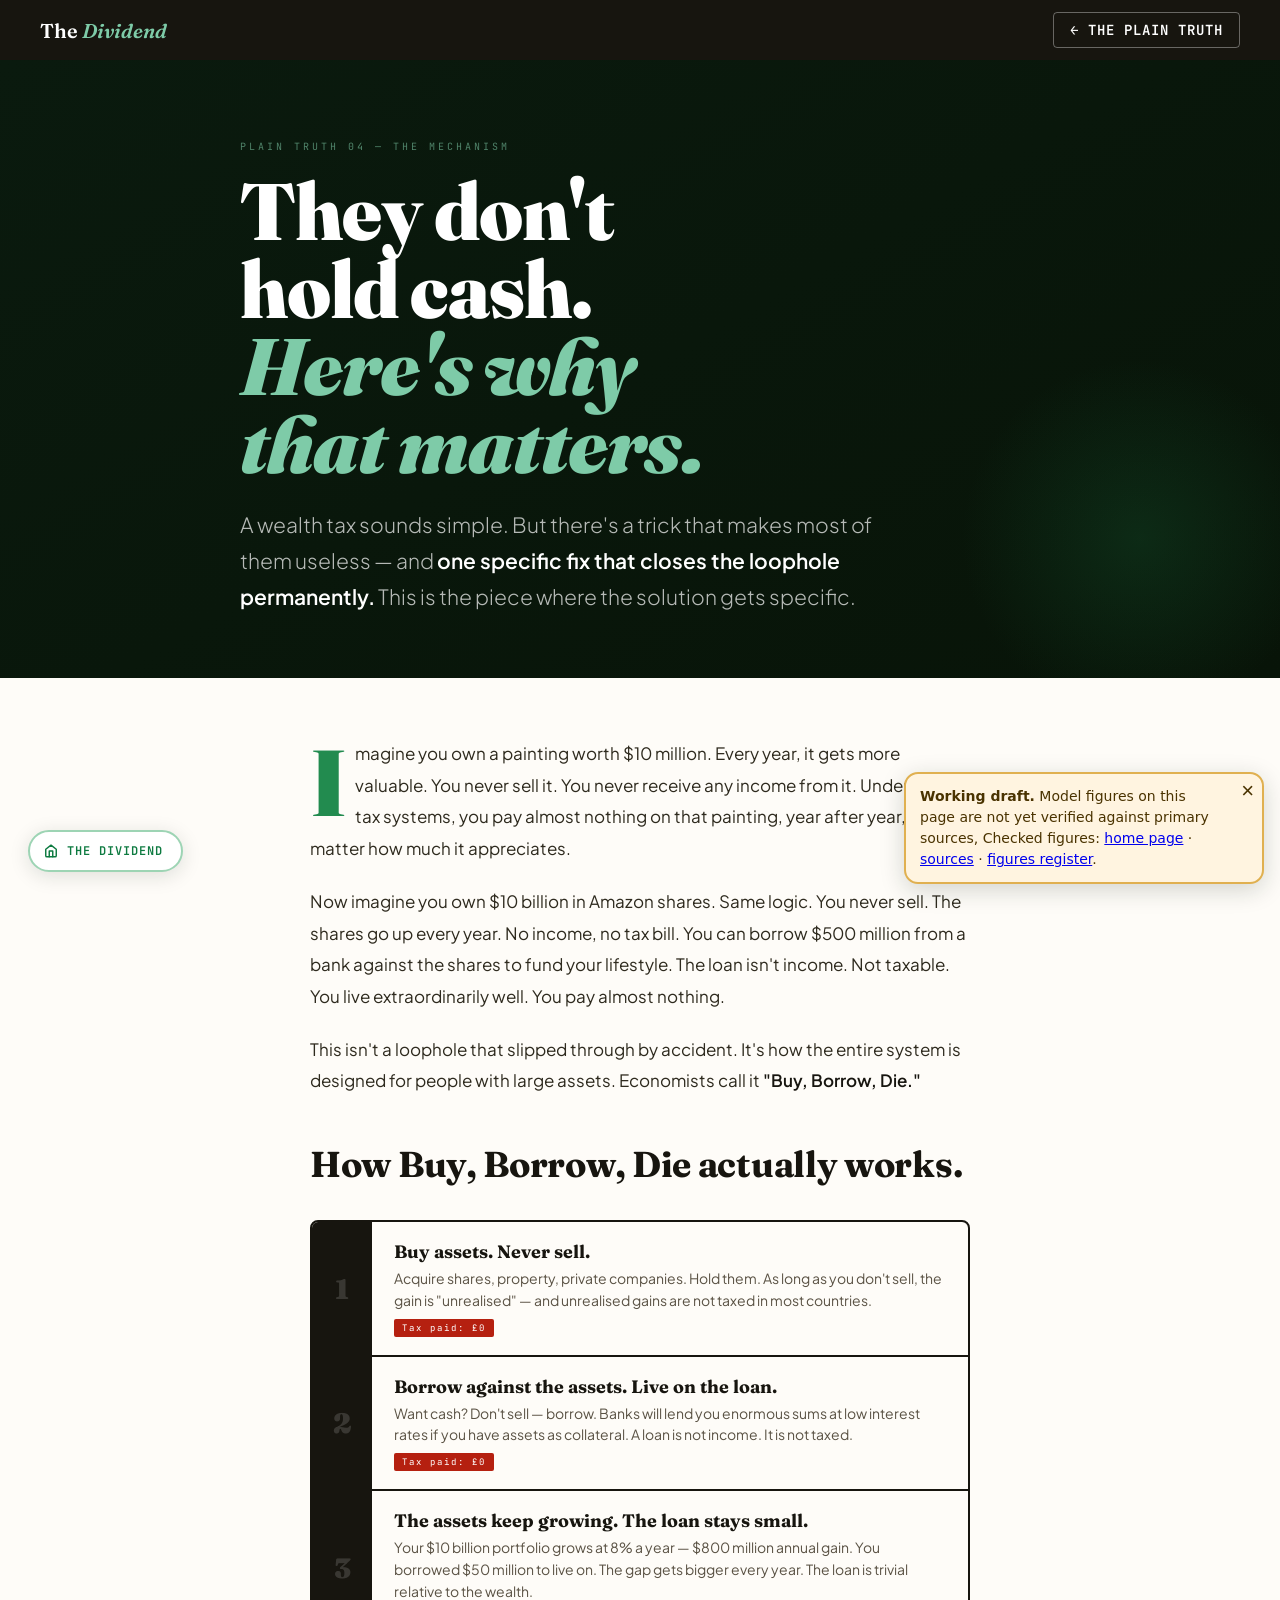
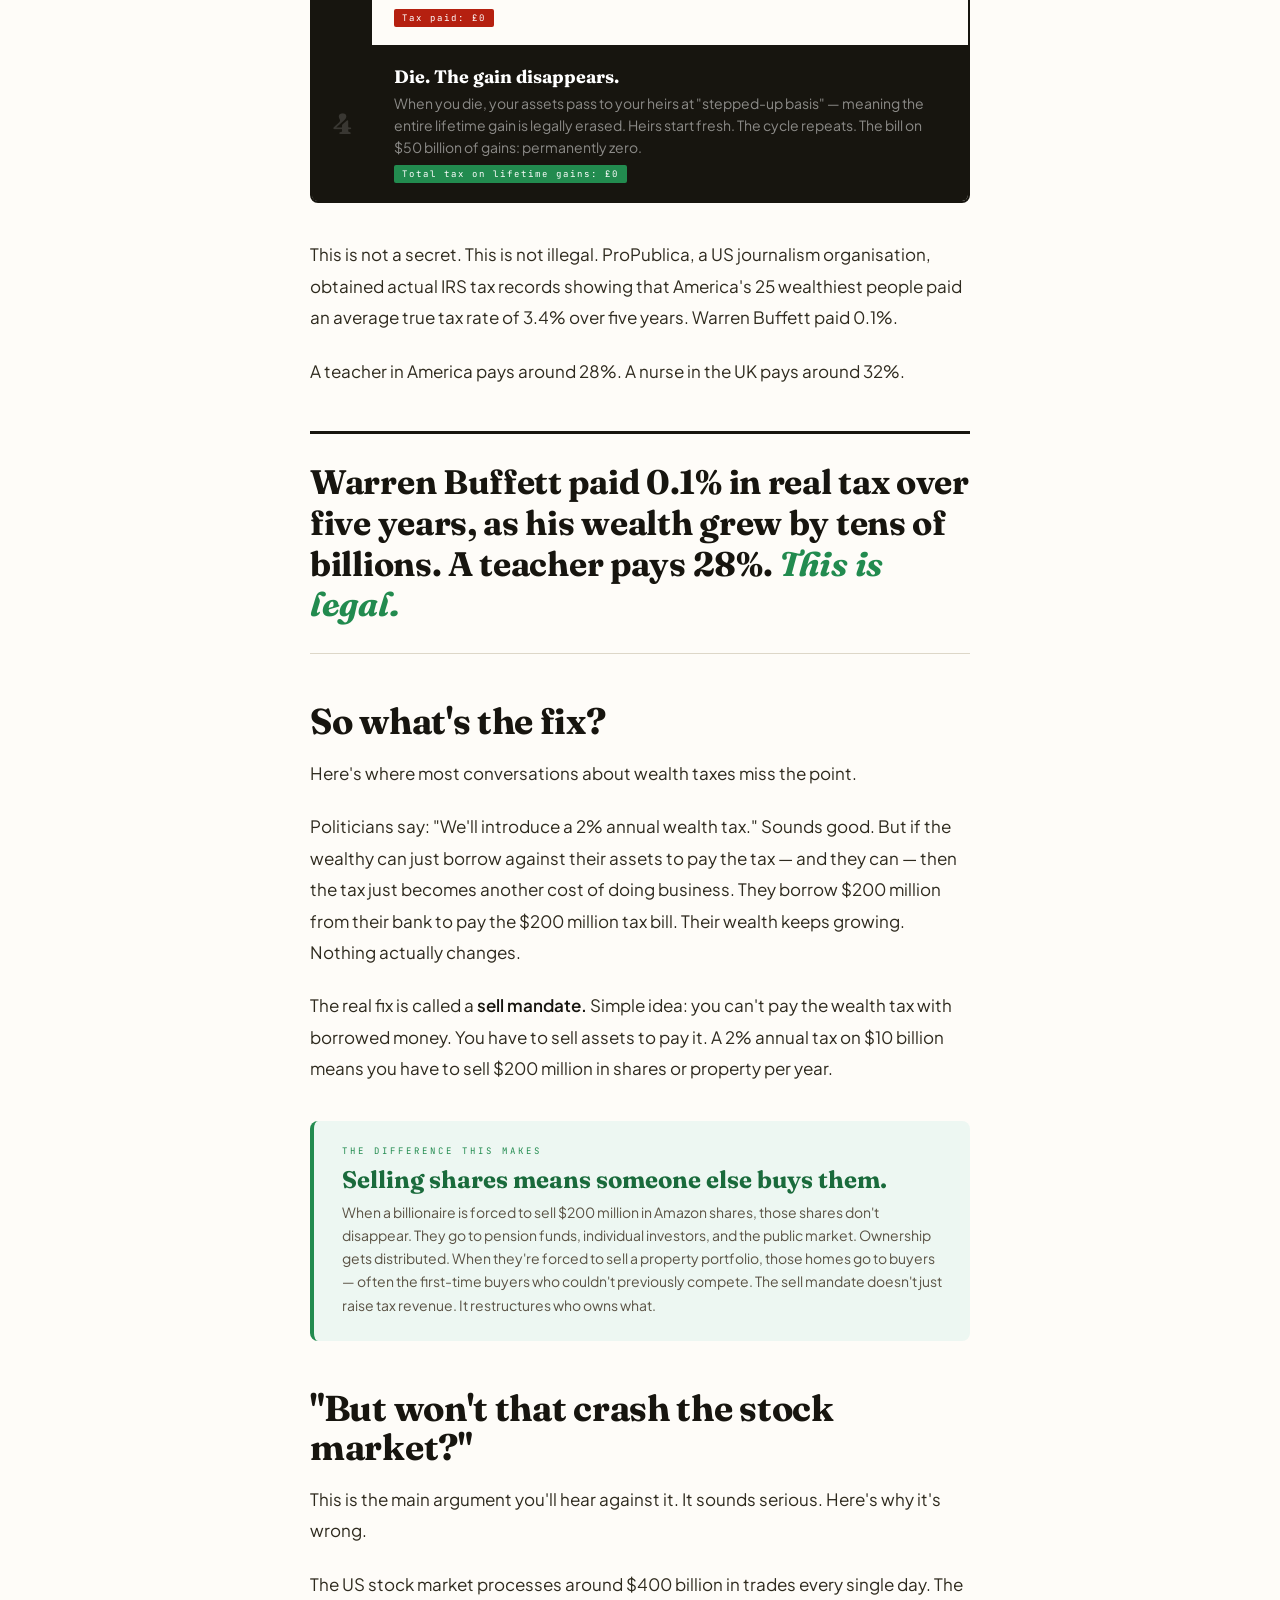
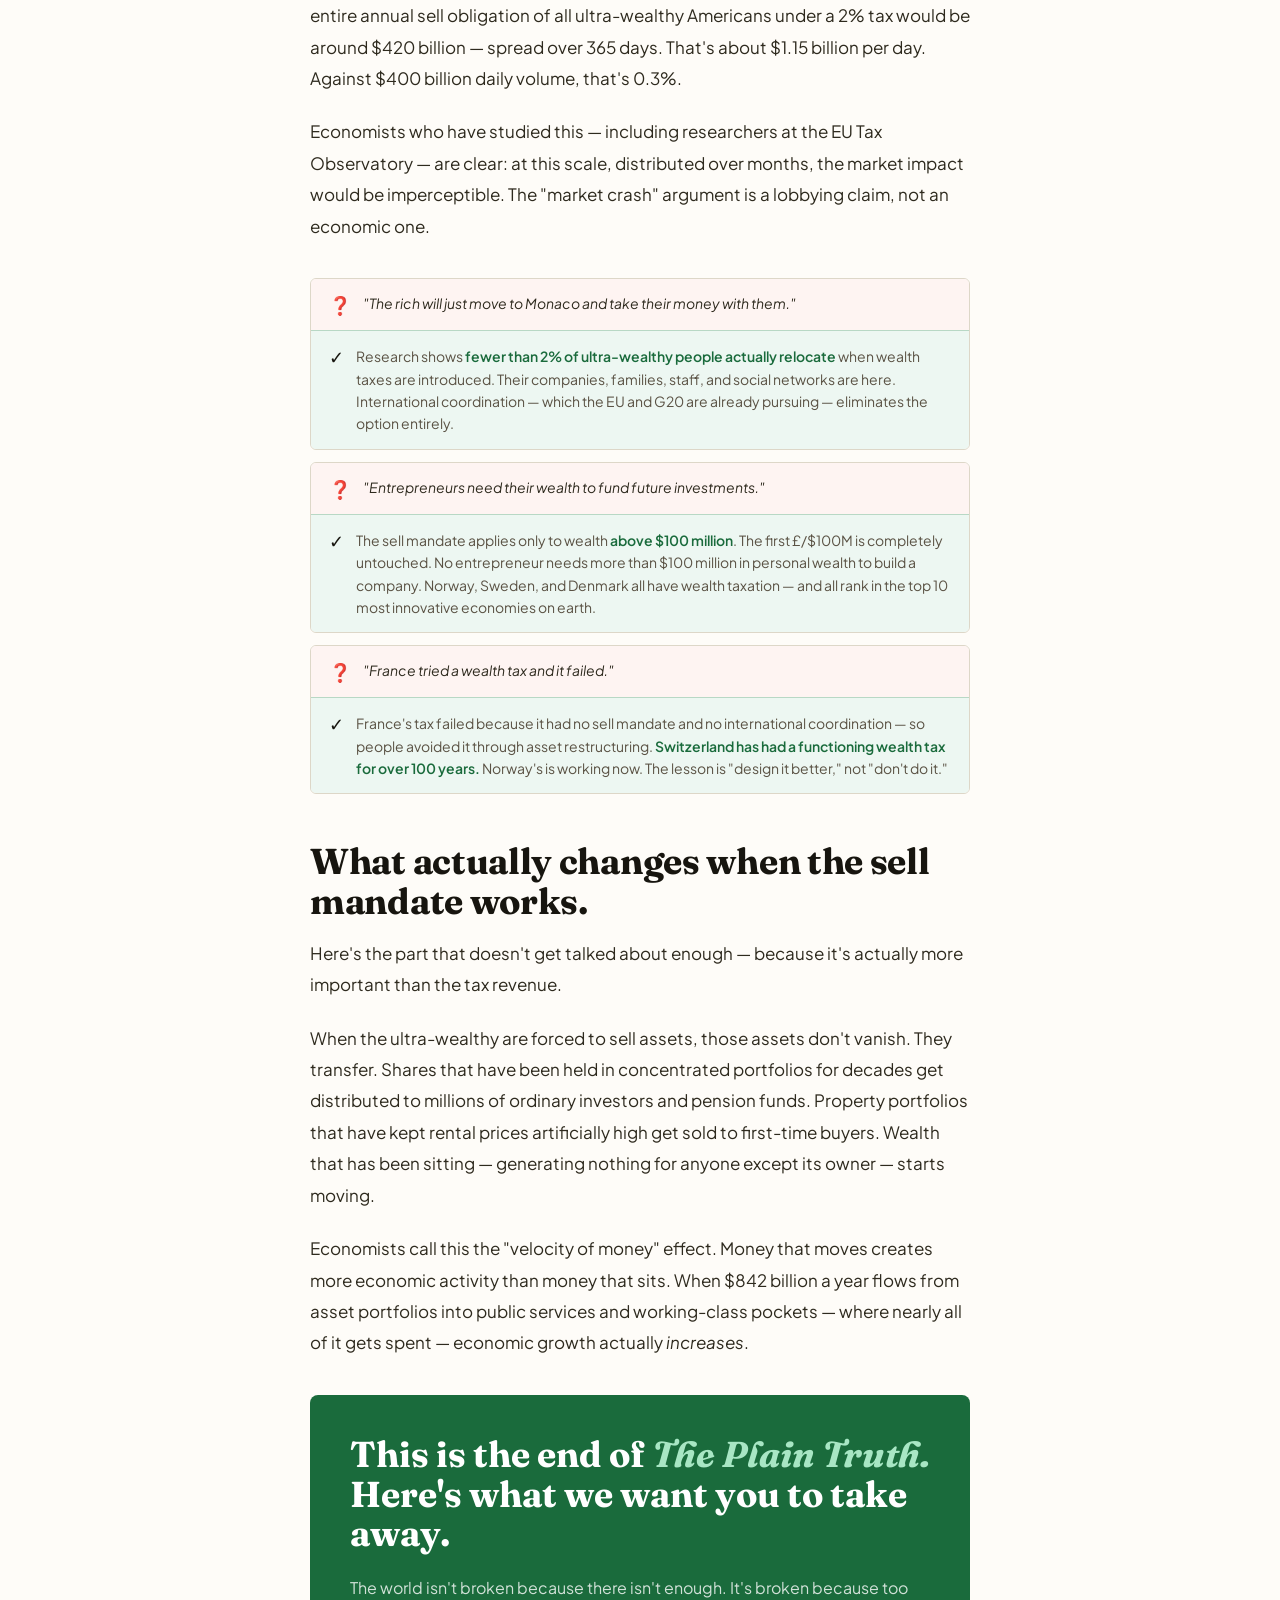
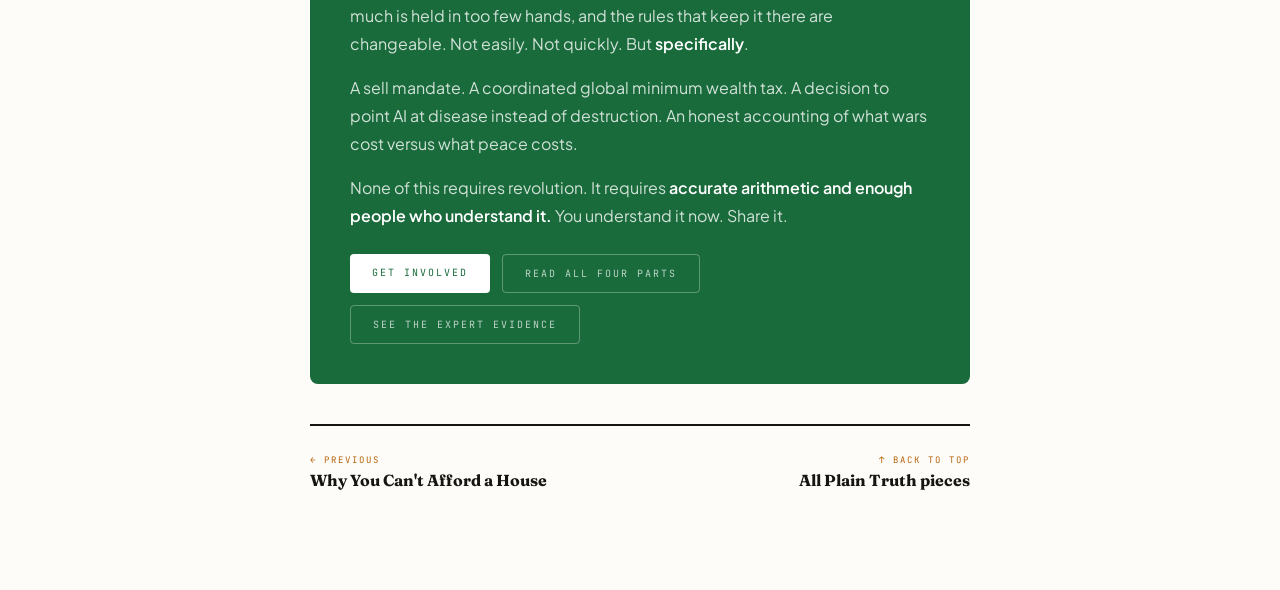
<file: pt-sell.html>
<!DOCTYPE html>
<html lang="en">
<head>
<meta name="robots" content="noindex, nofollow">
<meta charset="UTF-8">
<meta name="viewport" content="width=device-width, initial-scale=1.0">
<title>Make Them Sell — The Plain Truth</title>
<link href="https://fonts.googleapis.com/css2?family=Fraunces:ital,wght@0,400;0,700;0,900;1,400;1,700&family=Plus+Jakarta+Sans:wght@300;400;500;600&family=JetBrains+Mono:wght@400;500&display=swap" rel="stylesheet">
<style>
:root{--bg:#fefcf8;--ink:#17150f;--ink2:#2e2a1e;--ink3:#5a5244;--green:#1a6b3c;--green2:#228b4f;--green-bg:#edf7f2;--green-border:#b8d8c5;--amber:#b5620a;--amber-bg:#fef7ec;--red:#b52010;--red-bg:#fef4f2;--border:#ddd7c8;}
*{margin:0;padding:0;box-sizing:border-box;}
html{scroll-behavior:smooth;}
body{font-family:'Plus Jakarta Sans',sans-serif;background:var(--bg);color:var(--ink);overflow-x:hidden;}
nav{background:var(--ink);padding:0 40px;height:60px;display:flex;align-items:center;justify-content:space-between;}
.nav-logo{font-family:'Fraunces',serif;font-size:20px;color:#fff;text-decoration:none;font-weight:600;}
.nav-logo span{color:#7ecba8;font-style:italic;}
.nav-back{font-family:'JetBrains Mono',monospace;font-size:14px;letter-spacing:1px;text-transform:uppercase;color:#fff;text-decoration:none;transition:all 0.2s;padding:8px 16px;border:1.5px solid rgba(255,255,255,0.35);border-radius:4px;font-weight:600;}.nav-back:hover{background:rgba(255,255,255,0.12);}


.hero{background:linear-gradient(150deg,#0a1a0e 0%,#081408 100%);padding:80px 48px 64px;position:relative;overflow:hidden;}
.hero::before{content:'';position:absolute;bottom:-40px;right:-40px;width:360px;height:360px;border-radius:50%;background:radial-gradient(circle,rgba(26,107,60,0.25),transparent 70%);}
.hero-inner{max-width:800px;margin:0 auto;position:relative;z-index:1;}
.hero-tag{font-family:'JetBrains Mono',monospace;font-size:10px;letter-spacing:3px;text-transform:uppercase;color:rgba(126,203,168,0.6);margin-bottom:20px;}
h1{font-family:'Fraunces',serif;font-size:clamp(40px,7vw,80px);font-weight:900;color:#fff;line-height:0.97;margin-bottom:24px;letter-spacing:-1px;}
h1 em{font-style:italic;color:#7ecba8;}
.hero-open{font-size:clamp(17px,2.2vw,21px);color:rgba(255,255,255,0.7);line-height:1.7;max-width:640px;font-weight:300;}
.hero-open strong{color:#fff;font-weight:600;}

.article{max-width:740px;margin:0 auto;padding:60px 40px 100px;}
.drop-cap::first-letter{font-family:'Fraunces',serif;font-size:5.5em;font-weight:900;float:left;line-height:0.8;margin-right:8px;margin-top:8px;color:var(--green2);}
p.body{font-size:17px;line-height:1.85;color:var(--ink2);margin-bottom:22px;}
p.body strong{color:var(--ink);font-weight:600;}
h2{font-family:'Fraunces',serif;font-size:clamp(24px,3.5vw,36px);font-weight:700;color:var(--ink);line-height:1.1;margin:48px 0 16px;letter-spacing:-0.3px;}
h2 em{font-style:italic;}
.pull{font-family:'Fraunces',serif;font-size:clamp(22px,3.5vw,34px);font-weight:700;color:var(--ink);line-height:1.2;margin:44px 0;padding:28px 0;border-top:3px solid var(--ink);border-bottom:1px solid var(--border);letter-spacing:-0.3px;}
.pull em{font-style:italic;color:var(--green2);}

/* BBD SIMPLE STEPS */
.steps{display:flex;flex-direction:column;gap:0;border:2px solid var(--ink);border-radius:8px;overflow:hidden;margin:36px 0;}
.step{display:grid;grid-template-columns:60px 1fr;border-bottom:2px solid var(--ink);}
.step:last-child{border-bottom:none;}
.step-num{background:var(--ink);display:flex;align-items:center;justify-content:center;font-family:'Fraunces',serif;font-size:28px;font-weight:900;color:rgba(255,255,255,0.15);}
.step-body{padding:18px 22px;}
.step-title{font-family:'Fraunces',serif;font-size:18px;font-weight:700;color:var(--ink);margin-bottom:5px;}
.step-text{font-size:14px;color:var(--ink3);line-height:1.55;}
.step-badge{display:inline-block;margin-top:7px;font-family:'JetBrains Mono',monospace;font-size:9px;letter-spacing:2px;padding:3px 8px;border-radius:2px;}
.step-badge.red{background:var(--red);color:#fff;}
.step-badge.green{background:var(--green2);color:#fff;}
.step.final{background:var(--ink);}
.step.final .step-title{color:#fff;}
.step.final .step-text{color:rgba(255,255,255,0.5);}

.callout{border-radius:8px;padding:24px 28px;margin:36px 0;}
.callout.green{background:var(--green-bg);border-left:4px solid var(--green2);}
.callout.amber{background:var(--amber-bg);border-left:4px solid var(--amber);}
.callout.red{background:var(--red-bg);border-left:4px solid var(--red);}
.callout-label{font-family:'JetBrains Mono',monospace;font-size:9px;letter-spacing:3px;text-transform:uppercase;margin-bottom:10px;}
.callout.green .callout-label{color:var(--green2);}
.callout.amber .callout-label{color:var(--amber);}
.callout.red .callout-label{color:var(--red);}
.callout-title{font-family:'Fraunces',serif;font-size:clamp(18px,2.5vw,24px);font-weight:700;margin-bottom:8px;line-height:1.1;}
.callout.green .callout-title{color:var(--green);}
.callout.amber .callout-title{color:var(--amber);}
.callout.red .callout-title{color:var(--red);}
.callout-body{font-size:14px;color:var(--ink3);line-height:1.65;}

/* OBJECTIONS simple */
.obj-simple{display:flex;flex-direction:column;gap:12px;margin:36px 0;}
.obj-row{border:1.5px solid var(--border);border-radius:6px;overflow:hidden;}
.obj-q{padding:14px 18px;background:var(--red-bg);display:flex;gap:12px;align-items:flex-start;}
.obj-q-icon{font-size:18px;flex-shrink:0;}
.obj-q-text{font-size:14px;color:var(--ink2);line-height:1.5;font-style:italic;}
.obj-a{padding:14px 18px;background:var(--green-bg);display:flex;gap:12px;align-items:flex-start;border-top:1.5px solid var(--green-border);}
.obj-a-icon{font-size:18px;flex-shrink:0;}
.obj-a-text{font-size:14px;color:var(--ink3);line-height:1.6;}
.obj-a-text strong{color:var(--green);font-weight:600;}

/* FINAL HOPE */
.hope{background:var(--green);border-radius:8px;padding:40px;margin:36px 0;}
.hope-title{font-family:'Fraunces',serif;font-size:clamp(22px,3.5vw,36px);font-weight:700;color:#fff;line-height:1.1;margin-bottom:20px;}
.hope-title em{font-style:italic;color:#a8e6c4;}
.hope-body{font-size:16px;color:rgba(255,255,255,0.8);line-height:1.75;margin-bottom:16px;}
.hope-body strong{color:#fff;font-weight:600;}
.hope-cta{margin-top:24px;display:flex;gap:12px;flex-wrap:wrap;}
.hope-btn{padding:12px 22px;font-family:'JetBrains Mono',monospace;font-size:10px;letter-spacing:2px;text-transform:uppercase;border-radius:4px;text-decoration:none;transition:all 0.2s;}
.hope-btn.primary{background:#fff;color:var(--green);}
.hope-btn.secondary{border:1.5px solid rgba(255,255,255,0.3);color:rgba(255,255,255,0.7);}
.hope-btn.secondary:hover{border-color:#fff;color:#fff;}

.article-nav{display:flex;justify-content:space-between;align-items:center;border-top:2px solid var(--ink);padding-top:28px;margin-top:40px;flex-wrap:wrap;gap:16px;}
.art-nav-link{text-decoration:none;display:flex;flex-direction:column;gap:4px;}
.art-nav-dir{font-family:'JetBrains Mono',monospace;font-size:9px;letter-spacing:2px;text-transform:uppercase;color:var(--amber);}
.art-nav-title{font-family:'Fraunces',serif;font-size:16px;font-weight:700;color:var(--ink);}
.art-nav-title:hover{color:var(--green);}

@media(max-width:600px){nav{padding:0 18px;}.hero,.article{padding-left:20px;padding-right:20px;}.step{grid-template-columns:48px 1fr;}}
</style>
</head>
<body>
<nav>
  <a class="nav-logo" href="index.html">The <span>Dividend</span></a>
  <a class="nav-back" href="plain-truth.html">← The Plain Truth</a>
</nav>

<div class="hero">
  <div class="hero-inner">
    <div class="hero-tag">Plain Truth 04 — The Mechanism</div>
    <h1>They don't<br>hold cash.<br><em>Here's why<br>that matters.</em></h1>
    <p class="hero-open">A wealth tax sounds simple. But there's a trick that makes most of them useless — and <strong>one specific fix that closes the loophole permanently.</strong> This is the piece where the solution gets specific.</p>
  </div>
</div>

<article class="article">

<p class="body drop-cap">Imagine you own a painting worth $10 million. Every year, it gets more valuable. You never sell it. You never receive any income from it. Under most tax systems, you pay almost nothing on that painting, year after year, no matter how much it appreciates.</p>

<p class="body">Now imagine you own $10 billion in Amazon shares. Same logic. You never sell. The shares go up every year. No income, no tax bill. You can borrow $500 million from a bank against the shares to fund your lifestyle. The loan isn't income. Not taxable. You live extraordinarily well. You pay almost nothing.</p>

<p class="body">This isn't a loophole that slipped through by accident. It's how the entire system is designed for people with large assets. Economists call it <strong>"Buy, Borrow, Die."</strong></p>

<h2>How Buy, Borrow, Die actually works.</h2>

<div class="steps">
  <div class="step">
    <div class="step-num">1</div>
    <div class="step-body">
      <div class="step-title">Buy assets. Never sell.</div>
      <div class="step-text">Acquire shares, property, private companies. Hold them. As long as you don't sell, the gain is "unrealised" — and unrealised gains are not taxed in most countries.</div>
      <div class="step-badge red">Tax paid: £0</div>
    </div>
  </div>
  <div class="step">
    <div class="step-num">2</div>
    <div class="step-body">
      <div class="step-title">Borrow against the assets. Live on the loan.</div>
      <div class="step-text">Want cash? Don't sell — borrow. Banks will lend you enormous sums at low interest rates if you have assets as collateral. A loan is not income. It is not taxed.</div>
      <div class="step-badge red">Tax paid: £0</div>
    </div>
  </div>
  <div class="step">
    <div class="step-num">3</div>
    <div class="step-body">
      <div class="step-title">The assets keep growing. The loan stays small.</div>
      <div class="step-text">Your $10 billion portfolio grows at 8% a year — $800 million annual gain. You borrowed $50 million to live on. The gap gets bigger every year. The loan is trivial relative to the wealth.</div>
      <div class="step-badge red">Tax paid: £0</div>
    </div>
  </div>
  <div class="step final">
    <div class="step-num">4</div>
    <div class="step-body">
      <div class="step-title">Die. The gain disappears.</div>
      <div class="step-text">When you die, your assets pass to your heirs at "stepped-up basis" — meaning the entire lifetime gain is legally erased. Heirs start fresh. The cycle repeats. The bill on $50 billion of gains: permanently zero.</div>
      <div class="step-badge green">Total tax on lifetime gains: £0</div>
    </div>
  </div>
</div>

<p class="body">This is not a secret. This is not illegal. ProPublica, a US journalism organisation, obtained actual IRS tax records showing that America's 25 wealthiest people paid an average true tax rate of 3.4% over five years. Warren Buffett paid 0.1%.</p>

<p class="body">A teacher in America pays around 28%. A nurse in the UK pays around 32%.</p>

<div class="pull">
  Warren Buffett paid 0.1% in real tax over five years, as his wealth grew by tens of billions. A teacher pays 28%. <em>This is legal.</em>
</div>

<h2>So what's the fix?</h2>

<p class="body">Here's where most conversations about wealth taxes miss the point.</p>

<p class="body">Politicians say: "We'll introduce a 2% annual wealth tax." Sounds good. But if the wealthy can just borrow against their assets to pay the tax — and they can — then the tax just becomes another cost of doing business. They borrow $200 million from their bank to pay the $200 million tax bill. Their wealth keeps growing. Nothing actually changes.</p>

<p class="body">The real fix is called a <strong>sell mandate.</strong> Simple idea: you can't pay the wealth tax with borrowed money. You have to sell assets to pay it. A 2% annual tax on $10 billion means you have to sell $200 million in shares or property per year.</p>

<div class="callout green">
  <div class="callout-label">The difference this makes</div>
  <div class="callout-title">Selling shares means someone else buys them.</div>
  <div class="callout-body">When a billionaire is forced to sell $200 million in Amazon shares, those shares don't disappear. They go to pension funds, individual investors, and the public market. Ownership gets distributed. When they're forced to sell a property portfolio, those homes go to buyers — often the first-time buyers who couldn't previously compete. The sell mandate doesn't just raise tax revenue. It restructures who owns what.</div>
</div>

<h2>"But won't that crash the stock market?"</h2>

<p class="body">This is the main argument you'll hear against it. It sounds serious. Here's why it's wrong.</p>

<p class="body">The US stock market processes around $400 billion in trades every single day. The entire annual sell obligation of all ultra-wealthy Americans under a 2% tax would be around $420 billion — spread over 365 days. That's about $1.15 billion per day. Against $400 billion daily volume, that's 0.3%.</p>

<p class="body">Economists who have studied this — including researchers at the EU Tax Observatory — are clear: at this scale, distributed over months, the market impact would be imperceptible. The "market crash" argument is a lobbying claim, not an economic one.</p>

<div class="obj-simple">
  <div class="obj-row">
    <div class="obj-q"><div class="obj-q-icon">❓</div><div class="obj-q-text">"The rich will just move to Monaco and take their money with them."</div></div>
    <div class="obj-a"><div class="obj-a-icon">✓</div><div class="obj-a-text">Research shows <strong>fewer than 2% of ultra-wealthy people actually relocate</strong> when wealth taxes are introduced. Their companies, families, staff, and social networks are here. International coordination — which the EU and G20 are already pursuing — eliminates the option entirely.</div></div>
  </div>
  <div class="obj-row">
    <div class="obj-q"><div class="obj-q-icon">❓</div><div class="obj-q-text">"Entrepreneurs need their wealth to fund future investments."</div></div>
    <div class="obj-a"><div class="obj-a-icon">✓</div><div class="obj-a-text">The sell mandate applies only to wealth <strong>above $100 million</strong>. The first £/$100M is completely untouched. No entrepreneur needs more than $100 million in personal wealth to build a company. Norway, Sweden, and Denmark all have wealth taxation — and all rank in the top 10 most innovative economies on earth.</div></div>
  </div>
  <div class="obj-row">
    <div class="obj-q"><div class="obj-q-icon">❓</div><div class="obj-q-text">"France tried a wealth tax and it failed."</div></div>
    <div class="obj-a"><div class="obj-a-icon">✓</div><div class="obj-a-text">France's tax failed because it had no sell mandate and no international coordination — so people avoided it through asset restructuring. <strong>Switzerland has had a functioning wealth tax for over 100 years.</strong> Norway's is working now. The lesson is "design it better," not "don't do it."</div></div>
  </div>
</div>

<h2>What actually changes when the sell mandate works.</h2>

<p class="body">Here's the part that doesn't get talked about enough — because it's actually more important than the tax revenue.</p>

<p class="body">When the ultra-wealthy are forced to sell assets, those assets don't vanish. They transfer. Shares that have been held in concentrated portfolios for decades get distributed to millions of ordinary investors and pension funds. Property portfolios that have kept rental prices artificially high get sold to first-time buyers. Wealth that has been sitting — generating nothing for anyone except its owner — starts moving.</p>

<p class="body">Economists call this the "velocity of money" effect. Money that moves creates more economic activity than money that sits. When $842 billion a year flows from asset portfolios into public services and working-class pockets — where nearly all of it gets spent — economic growth actually <em>increases</em>.</p>

<div class="hope">
  <div class="hope-title">This is the end of <em>The Plain Truth.</em><br>Here's what we want you to take away.</div>
  <div class="hope-body">The world isn't broken because there isn't enough. It's broken because too much is held in too few hands, and the rules that keep it there are changeable. Not easily. Not quickly. But <strong>specifically</strong>.</div>
  <div class="hope-body">A sell mandate. A coordinated global minimum wealth tax. A decision to point AI at disease instead of destruction. An honest accounting of what wars cost versus what peace costs.</div>
  <div class="hope-body">None of this requires revolution. It requires <strong>accurate arithmetic and enough people who understand it.</strong> You understand it now. Share it.</div>
  <div class="hope-cta">
    <a class="hope-btn primary" href="index.html#contact">Get involved</a>
    <a class="hope-btn secondary" href="plain-truth.html">Read all four parts</a>
    <a class="hope-btn secondary" href="expert-hub.html">See the expert evidence</a>
  </div>
</div>

<div class="article-nav">
  <a class="art-nav-link" href="pt-wealth.html">
    <div class="art-nav-dir">← Previous</div>
    <div class="art-nav-title">Why You Can't Afford a House</div>
  </a>
  <a class="art-nav-link" href="plain-truth.html" style="text-align:right;">
    <div class="art-nav-dir">↑ Back to top</div>
    <div class="art-nav-title">All Plain Truth pieces</div>
  </a>
</div>

</article>

<!-- FLOATING HOME BUTTON -->
<a href="index.html" id="homeBtn" style="position:fixed;bottom:28px;left:28px;z-index:999;display:flex;align-items:center;gap:9px;background:#fff;color:#0d7a40;font-family:'JetBrains Mono',monospace;font-size:12px;font-weight:600;letter-spacing:1px;text-transform:uppercase;text-decoration:none;padding:11px 18px 11px 14px;border-radius:50px;border:2px solid #9dd4b4;box-shadow:0 4px 20px rgba(15,31,21,0.13);transition:all 0.25s;" onmouseover="this.style.background='#0d7a40';this.style.color='#fff';this.style.transform='translateY(-2px)';this.style.boxShadow='0 8px 28px rgba(13,122,64,0.3)'" onmouseout="this.style.background='#fff';this.style.color='#0d7a40';this.style.transform='';this.style.boxShadow='0 4px 20px rgba(15,31,21,0.13)'">
  <svg width="14" height="14" viewBox="0 0 24 24" fill="none" stroke="currentColor" stroke-width="2.5" stroke-linecap="round" stroke-linejoin="round"><path d="M3 9l9-7 9 7v11a2 2 0 0 1-2 2H5a2 2 0 0 1-2-2z"/><polyline points="9 22 9 12 15 12 15 22"/></svg>
  The Dividend
</a>
<script src="assets/page-status.js" data-status="model"></script>
</body>
</html>
</file>
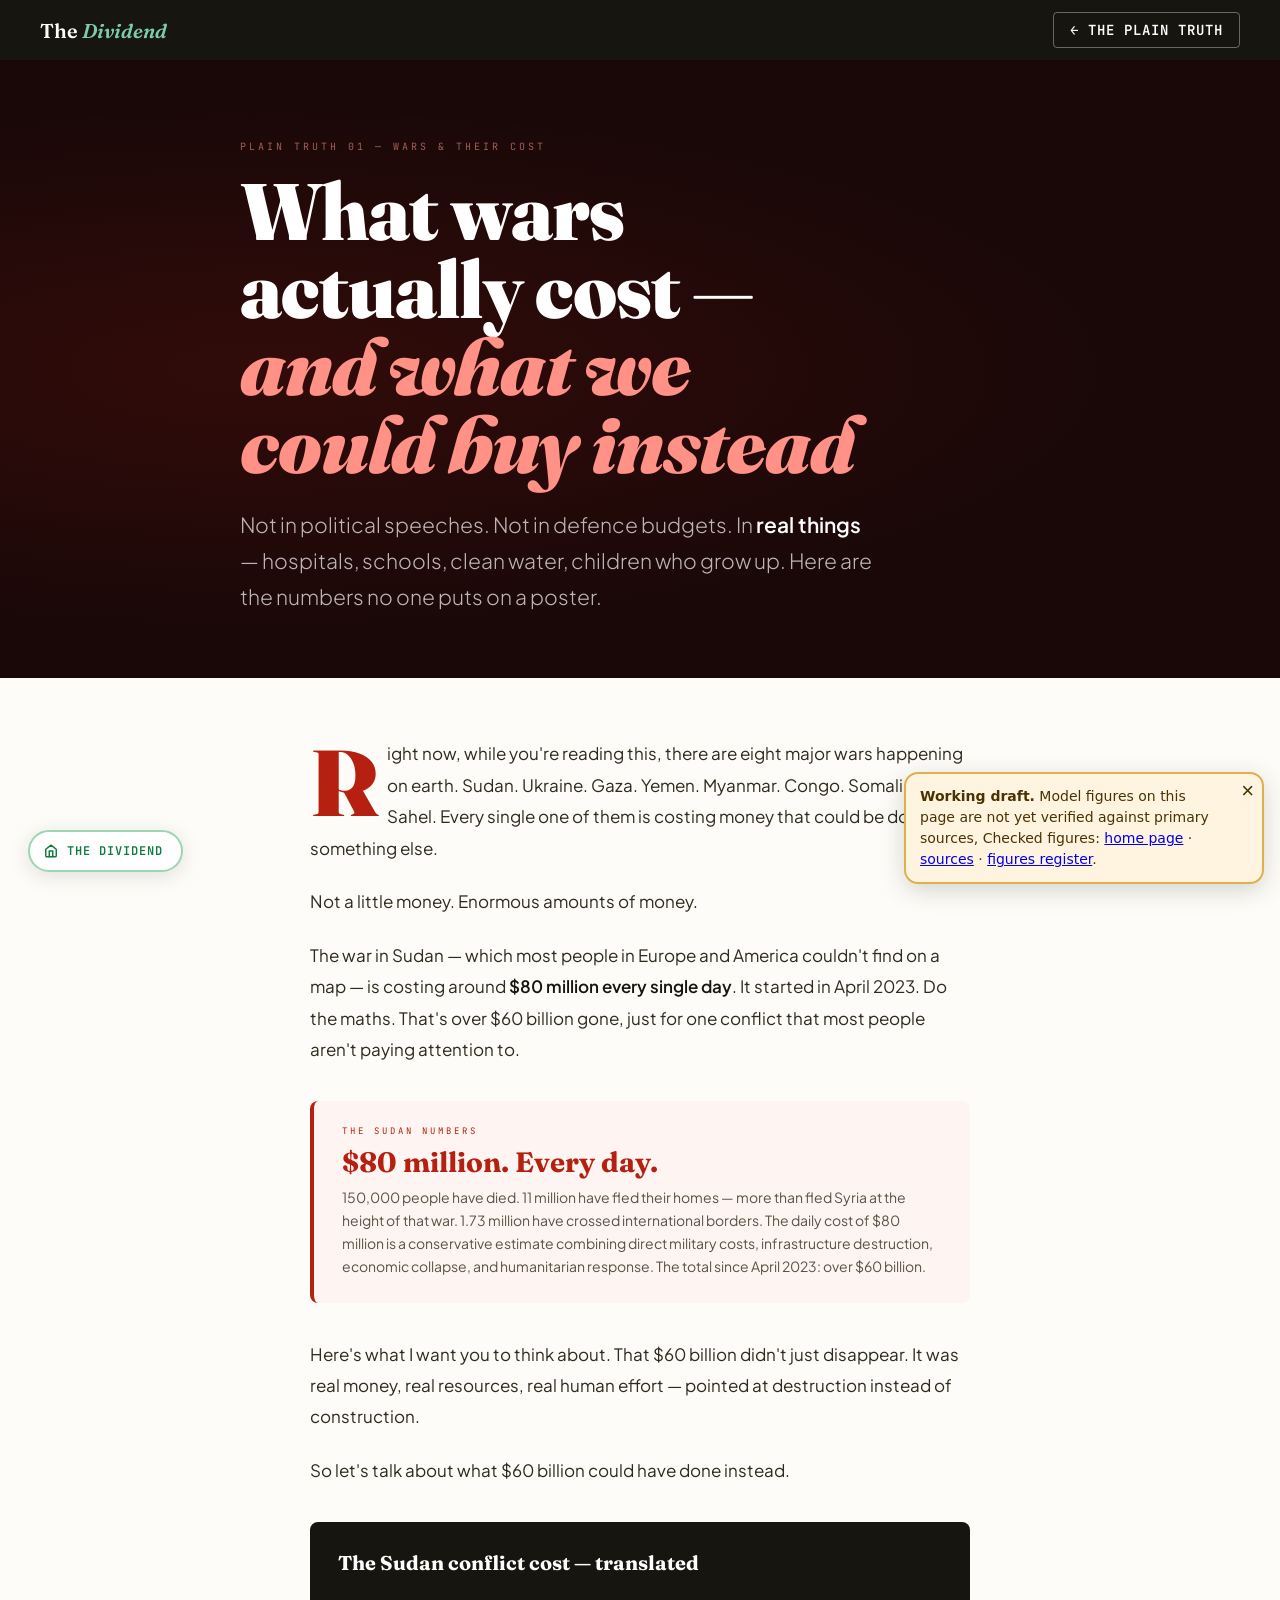
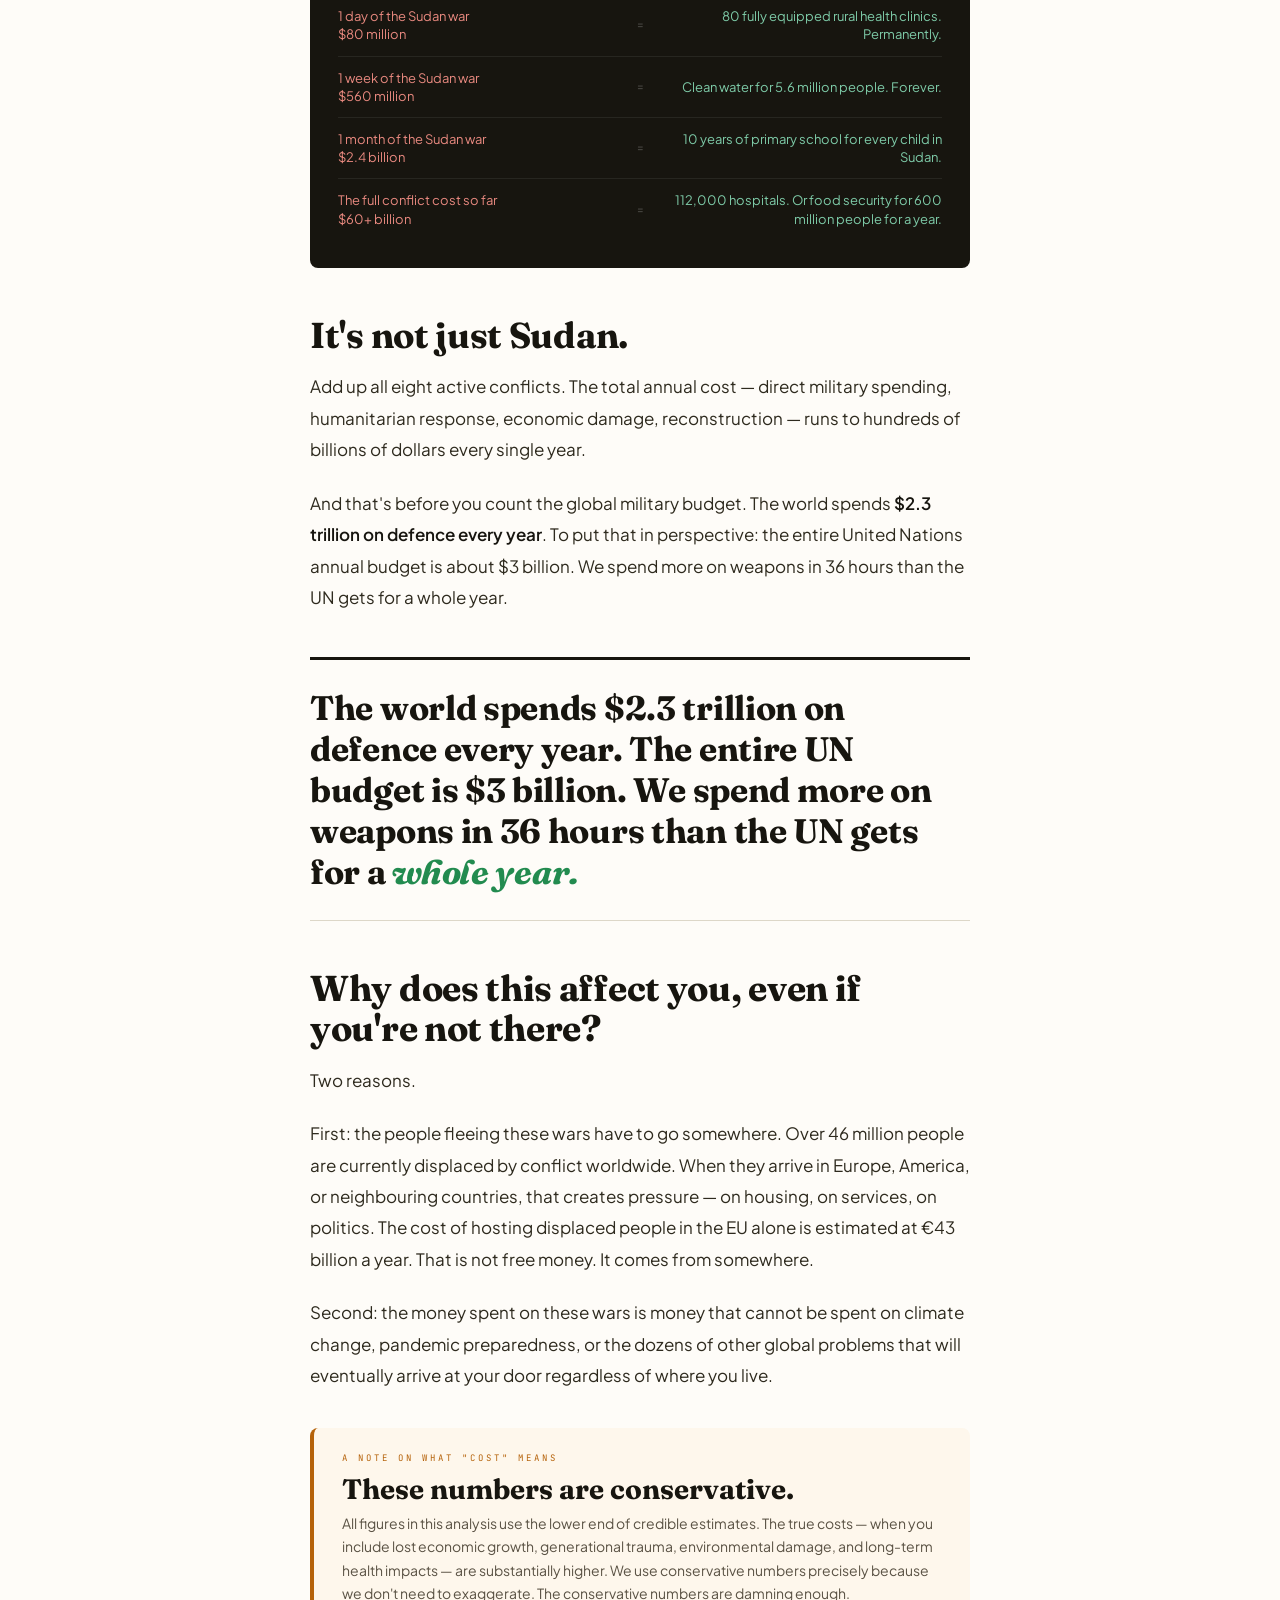
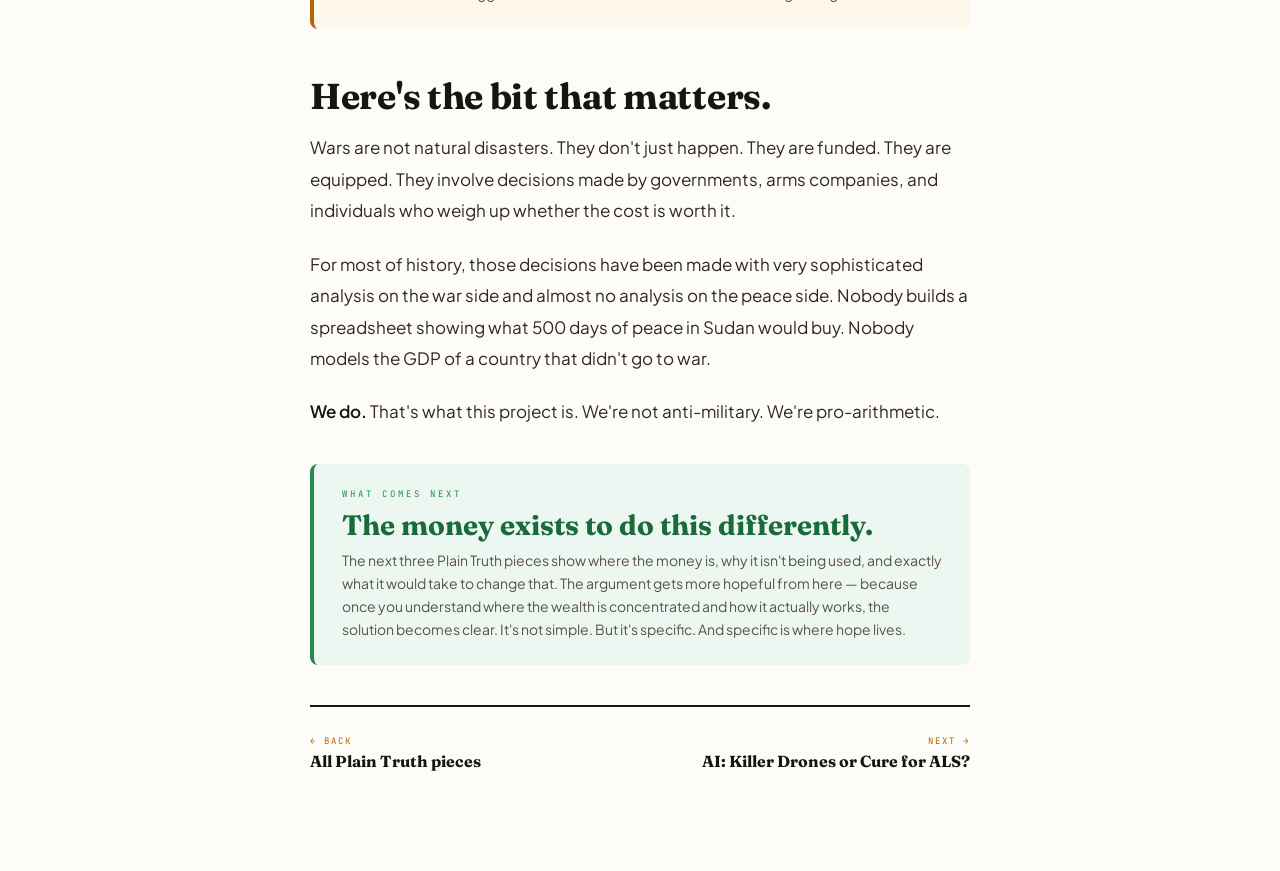
<file: pt-war.html>
<!DOCTYPE html>
<html lang="en">
<head>
<meta name="robots" content="noindex, nofollow">
<meta charset="UTF-8">
<meta name="viewport" content="width=device-width, initial-scale=1.0">
<title>What Wars Actually Cost — The Plain Truth</title>
<link href="https://fonts.googleapis.com/css2?family=Fraunces:ital,wght@0,400;0,700;0,900;1,400;1,700&family=Plus+Jakarta+Sans:wght@300;400;500;600&family=JetBrains+Mono:wght@400;500&display=swap" rel="stylesheet">
<style>
:root{--bg:#fefcf8;--bg2:#f3f0e8;--ink:#17150f;--ink2:#2e2a1e;--ink3:#5a5244;--green:#1a6b3c;--green2:#228b4f;--green-bg:#edf7f2;--red:#b52010;--red-bg:#fef4f2;--amber:#b5620a;--border:#ddd7c8;--shadow:0 2px 16px rgba(23,21,15,0.07);}
*{margin:0;padding:0;box-sizing:border-box;}
html{scroll-behavior:smooth;}
body{font-family:'Plus Jakarta Sans',sans-serif;background:var(--bg);color:var(--ink);overflow-x:hidden;}
nav{background:var(--ink);padding:0 40px;height:60px;display:flex;align-items:center;justify-content:space-between;}
.nav-logo{font-family:'Fraunces',serif;font-size:20px;color:#fff;text-decoration:none;font-weight:600;}
.nav-logo span{color:#7ecba8;font-style:italic;}
.nav-back{font-family:'JetBrains Mono',monospace;font-size:14px;letter-spacing:1px;text-transform:uppercase;color:#fff;text-decoration:none;transition:all 0.2s;padding:8px 16px;border:1.5px solid rgba(255,255,255,0.35);border-radius:4px;font-weight:600;}.nav-back:hover{background:rgba(255,255,255,0.12);}


.hero{background:#1a0808;padding:80px 48px 64px;position:relative;overflow:hidden;}
.hero::before{content:'';position:absolute;inset:0;background:radial-gradient(ellipse at 20% 50%,rgba(181,32,16,0.15),transparent 60%);}
.hero-inner{max-width:800px;margin:0 auto;position:relative;z-index:1;}
.hero-tag{font-family:'JetBrains Mono',monospace;font-size:10px;letter-spacing:3px;text-transform:uppercase;color:rgba(255,150,140,0.6);margin-bottom:20px;}
h1{font-family:'Fraunces',serif;font-size:clamp(40px,7vw,80px);font-weight:900;color:#fff;line-height:0.97;margin-bottom:24px;letter-spacing:-1px;}
h1 em{font-style:italic;color:#ff9186;}
.hero-open{font-size:clamp(17px,2.2vw,21px);color:rgba(255,255,255,0.7);line-height:1.7;max-width:640px;font-weight:300;}
.hero-open strong{color:#fff;font-weight:600;}

.article{max-width:740px;margin:0 auto;padding:60px 40px 100px;}

/* TYPOGRAPHY */
.drop-cap::first-letter{font-family:'Fraunces',serif;font-size:5.5em;font-weight:900;float:left;line-height:0.8;margin-right:8px;margin-top:8px;color:var(--red);}
p.body{font-size:17px;line-height:1.85;color:var(--ink2);margin-bottom:22px;}
p.body strong{color:var(--ink);font-weight:600;}
.pull{font-family:'Fraunces',serif;font-size:clamp(22px,3.5vw,34px);font-weight:700;color:var(--ink);line-height:1.2;margin:44px 0;padding:28px 0;border-top:3px solid var(--ink);border-bottom:1px solid var(--border);letter-spacing:-0.3px;}
.pull em{font-style:italic;color:var(--green2);}

/* CALLOUT BOXES */
.callout{border-radius:8px;padding:24px 28px;margin:36px 0;}
.callout.red{background:var(--red-bg);border-left:4px solid var(--red);}
.callout.green{background:var(--green-bg);border-left:4px solid var(--green2);}
.callout.amber{background:#fef7ec;border-left:4px solid var(--amber);}
.callout-label{font-family:'JetBrains Mono',monospace;font-size:9px;letter-spacing:3px;text-transform:uppercase;margin-bottom:10px;}
.callout.red .callout-label{color:var(--red);}
.callout.green .callout-label{color:var(--green2);}
.callout.amber .callout-label{color:var(--amber);}
.callout-title{font-family:'Fraunces',serif;font-size:clamp(20px,3vw,28px);font-weight:700;margin-bottom:8px;line-height:1.1;}
.callout.red .callout-title{color:var(--red);}
.callout.green .callout-title{color:var(--green);}
.callout-body{font-size:14px;color:var(--ink3);line-height:1.65;}

/* EXCHANGE TABLE */
.exchange{background:var(--ink);border-radius:8px;padding:28px;margin:36px 0;color:#fff;}
.exchange-title{font-family:'Fraunces',serif;font-size:20px;font-weight:700;color:#fff;margin-bottom:20px;}
.exchange-row{display:grid;grid-template-columns:1fr auto 1fr;gap:16px;align-items:center;padding:12px 0;border-bottom:1px solid rgba(255,255,255,0.07);}
.exchange-row:last-child{border-bottom:none;}
.ex-left{font-size:13px;color:rgba(255,150,140,0.9);line-height:1.4;}
.ex-eq{font-family:'JetBrains Mono',monospace;font-size:11px;color:rgba(255,255,255,0.25);}
.ex-right{font-size:13px;color:#7ecba8;line-height:1.4;text-align:right;}

/* SECTION HEADERS */
h2{font-family:'Fraunces',serif;font-size:clamp(24px,3.5vw,36px);font-weight:700;color:var(--ink);line-height:1.1;margin:48px 0 16px;letter-spacing:-0.3px;}
h2 em{font-style:italic;}

/* NAV between articles */
.article-nav{display:flex;justify-content:space-between;align-items:center;border-top:2px solid var(--ink);padding-top:28px;margin-top:40px;flex-wrap:wrap;gap:16px;}
.art-nav-link{text-decoration:none;display:flex;flex-direction:column;gap:4px;}
.art-nav-dir{font-family:'JetBrains Mono',monospace;font-size:9px;letter-spacing:2px;text-transform:uppercase;color:var(--amber);}
.art-nav-title{font-family:'Fraunces',serif;font-size:16px;font-weight:700;color:var(--ink);}
.art-nav-title:hover{color:var(--green);}

@media(max-width:600px){nav{padding:0 18px;}.hero,.article{padding-left:20px;padding-right:20px;}.exchange-row{grid-template-columns:1fr;gap:4px;}.ex-eq,.ex-right{text-align:left;}}
</style>
</head>
<body>
<nav>
  <a class="nav-logo" href="index.html">The <span>Dividend</span></a>
  <a class="nav-back" href="plain-truth.html">← The Plain Truth</a>
</nav>

<div class="hero">
  <div class="hero-inner">
    <div class="hero-tag">Plain Truth 01 — Wars & Their Cost</div>
    <h1>What wars<br>actually cost —<br><em>and what we<br>could buy instead</em></h1>
    <p class="hero-open">Not in political speeches. Not in defence budgets. In <strong>real things</strong> — hospitals, schools, clean water, children who grow up. Here are the numbers no one puts on a poster.</p>
  </div>
</div>

<article class="article">

<p class="body drop-cap">Right now, while you're reading this, there are eight major wars happening on earth. Sudan. Ukraine. Gaza. Yemen. Myanmar. Congo. Somalia. The Sahel. Every single one of them is costing money that could be doing something else.</p>

<p class="body">Not a little money. Enormous amounts of money.</p>

<p class="body">The war in Sudan — which most people in Europe and America couldn't find on a map — is costing around <strong>$80 million every single day</strong>. It started in April 2023. Do the maths. That's over $60 billion gone, just for one conflict that most people aren't paying attention to.</p>

<div class="callout red">
  <div class="callout-label">The Sudan Numbers</div>
  <div class="callout-title">$80 million. Every day.</div>
  <div class="callout-body">150,000 people have died. 11 million have fled their homes — more than fled Syria at the height of that war. 1.73 million have crossed international borders. The daily cost of $80 million is a conservative estimate combining direct military costs, infrastructure destruction, economic collapse, and humanitarian response. The total since April 2023: over $60 billion.</div>
</div>

<p class="body">Here's what I want you to think about. That $60 billion didn't just disappear. It was real money, real resources, real human effort — pointed at destruction instead of construction.</p>

<p class="body">So let's talk about what $60 billion could have done instead.</p>

<div class="exchange">
  <div class="exchange-title">The Sudan conflict cost — translated</div>
  <div class="exchange-row">
    <div class="ex-left">1 day of the Sudan war<br>$80 million</div>
    <div class="ex-eq">=</div>
    <div class="ex-right">80 fully equipped rural health clinics. Permanently.</div>
  </div>
  <div class="exchange-row">
    <div class="ex-left">1 week of the Sudan war<br>$560 million</div>
    <div class="ex-eq">=</div>
    <div class="ex-right">Clean water for 5.6 million people. Forever.</div>
  </div>
  <div class="exchange-row">
    <div class="ex-left">1 month of the Sudan war<br>$2.4 billion</div>
    <div class="ex-eq">=</div>
    <div class="ex-right">10 years of primary school for every child in Sudan.</div>
  </div>
  <div class="exchange-row">
    <div class="ex-left">The full conflict cost so far<br>$60+ billion</div>
    <div class="ex-eq">=</div>
    <div class="ex-right">112,000 hospitals. Or food security for 600 million people for a year.</div>
  </div>
</div>

<h2>It's not just Sudan.</h2>

<p class="body">Add up all eight active conflicts. The total annual cost — direct military spending, humanitarian response, economic damage, reconstruction — runs to hundreds of billions of dollars every single year.</p>

<p class="body">And that's before you count the global military budget. The world spends <strong>$2.3 trillion on defence every year</strong>. To put that in perspective: the entire United Nations annual budget is about $3 billion. We spend more on weapons in 36 hours than the UN gets for a whole year.</p>

<div class="pull">
  The world spends $2.3 trillion on defence every year. The entire UN budget is $3 billion. We spend more on weapons in 36 hours than the UN gets for a <em>whole year.</em>
</div>

<h2>Why does this affect you, even if you're not there?</h2>

<p class="body">Two reasons.</p>

<p class="body">First: the people fleeing these wars have to go somewhere. Over 46 million people are currently displaced by conflict worldwide. When they arrive in Europe, America, or neighbouring countries, that creates pressure — on housing, on services, on politics. The cost of hosting displaced people in the EU alone is estimated at €43 billion a year. That is not free money. It comes from somewhere.</p>

<p class="body">Second: the money spent on these wars is money that cannot be spent on climate change, pandemic preparedness, or the dozens of other global problems that will eventually arrive at your door regardless of where you live.</p>

<div class="callout amber">
  <div class="callout-label">A note on what "cost" means</div>
  <div class="callout-title">These numbers are conservative.</div>
  <div class="callout-body">All figures in this analysis use the lower end of credible estimates. The true costs — when you include lost economic growth, generational trauma, environmental damage, and long-term health impacts — are substantially higher. We use conservative numbers precisely because we don't need to exaggerate. The conservative numbers are damning enough.</div>
</div>

<h2>Here's the bit that matters.</h2>

<p class="body">Wars are not natural disasters. They don't just happen. They are funded. They are equipped. They involve decisions made by governments, arms companies, and individuals who weigh up whether the cost is worth it.</p>

<p class="body">For most of history, those decisions have been made with very sophisticated analysis on the war side and almost no analysis on the peace side. Nobody builds a spreadsheet showing what 500 days of peace in Sudan would buy. Nobody models the GDP of a country that didn't go to war.</p>

<p class="body"><strong>We do.</strong> That's what this project is. We're not anti-military. We're pro-arithmetic.</p>

<div class="callout green">
  <div class="callout-label">What comes next</div>
  <div class="callout-title">The money exists to do this differently.</div>
  <div class="callout-body">The next three Plain Truth pieces show where the money is, why it isn't being used, and exactly what it would take to change that. The argument gets more hopeful from here — because once you understand where the wealth is concentrated and how it actually works, the solution becomes clear. It's not simple. But it's specific. And specific is where hope lives.</div>
</div>

<div class="article-nav">
  <a class="art-nav-link" href="plain-truth.html">
    <div class="art-nav-dir">← Back</div>
    <div class="art-nav-title">All Plain Truth pieces</div>
  </a>
  <a class="art-nav-link" href="pt-ai.html" style="text-align:right;">
    <div class="art-nav-dir">Next →</div>
    <div class="art-nav-title">AI: Killer Drones or Cure for ALS?</div>
  </a>
</div>

</article>

<!-- FLOATING HOME BUTTON -->
<a href="index.html" id="homeBtn" style="position:fixed;bottom:28px;left:28px;z-index:999;display:flex;align-items:center;gap:9px;background:#fff;color:#0d7a40;font-family:'JetBrains Mono',monospace;font-size:12px;font-weight:600;letter-spacing:1px;text-transform:uppercase;text-decoration:none;padding:11px 18px 11px 14px;border-radius:50px;border:2px solid #9dd4b4;box-shadow:0 4px 20px rgba(15,31,21,0.13);transition:all 0.25s;" onmouseover="this.style.background='#0d7a40';this.style.color='#fff';this.style.transform='translateY(-2px)';this.style.boxShadow='0 8px 28px rgba(13,122,64,0.3)'" onmouseout="this.style.background='#fff';this.style.color='#0d7a40';this.style.transform='';this.style.boxShadow='0 4px 20px rgba(15,31,21,0.13)'">
  <svg width="14" height="14" viewBox="0 0 24 24" fill="none" stroke="currentColor" stroke-width="2.5" stroke-linecap="round" stroke-linejoin="round"><path d="M3 9l9-7 9 7v11a2 2 0 0 1-2 2H5a2 2 0 0 1-2-2z"/><polyline points="9 22 9 12 15 12 15 22"/></svg>
  The Dividend
</a>
<script src="assets/page-status.js" data-status="model"></script>
</body>
</html>
</file>
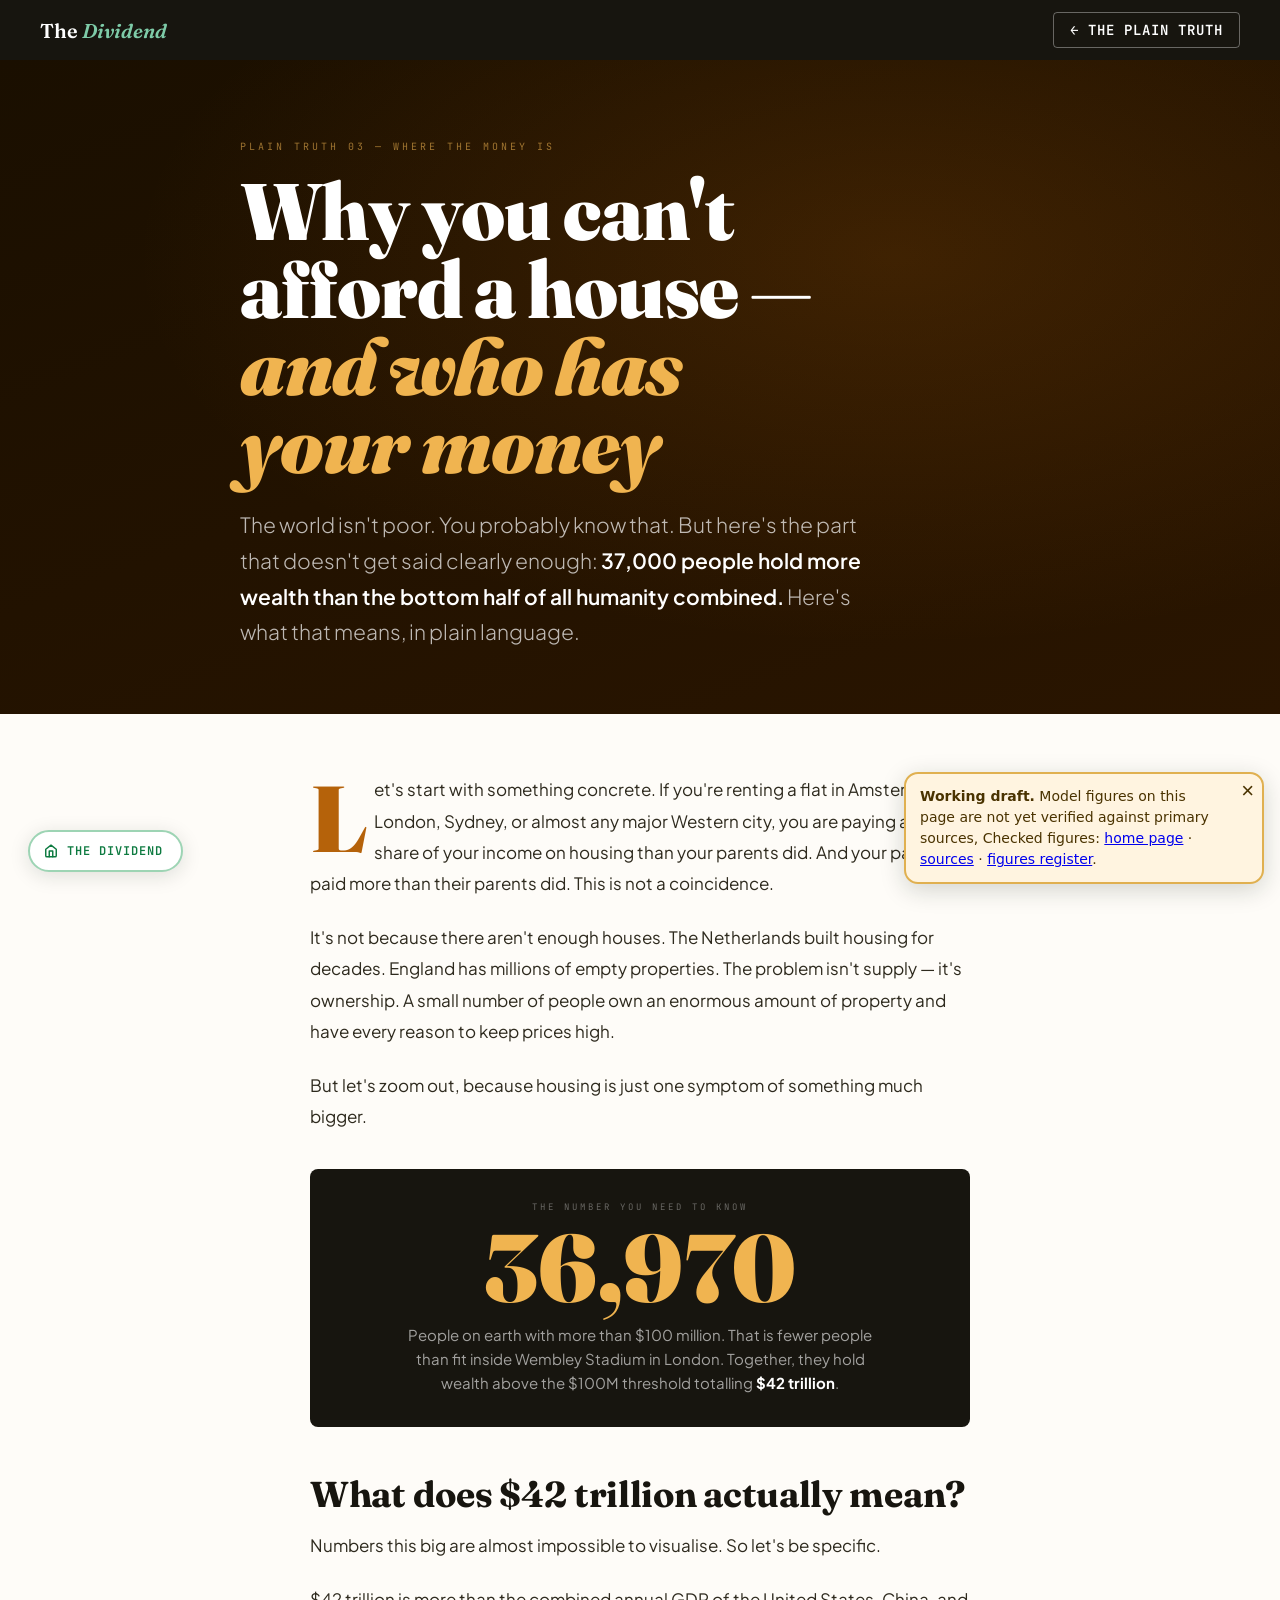
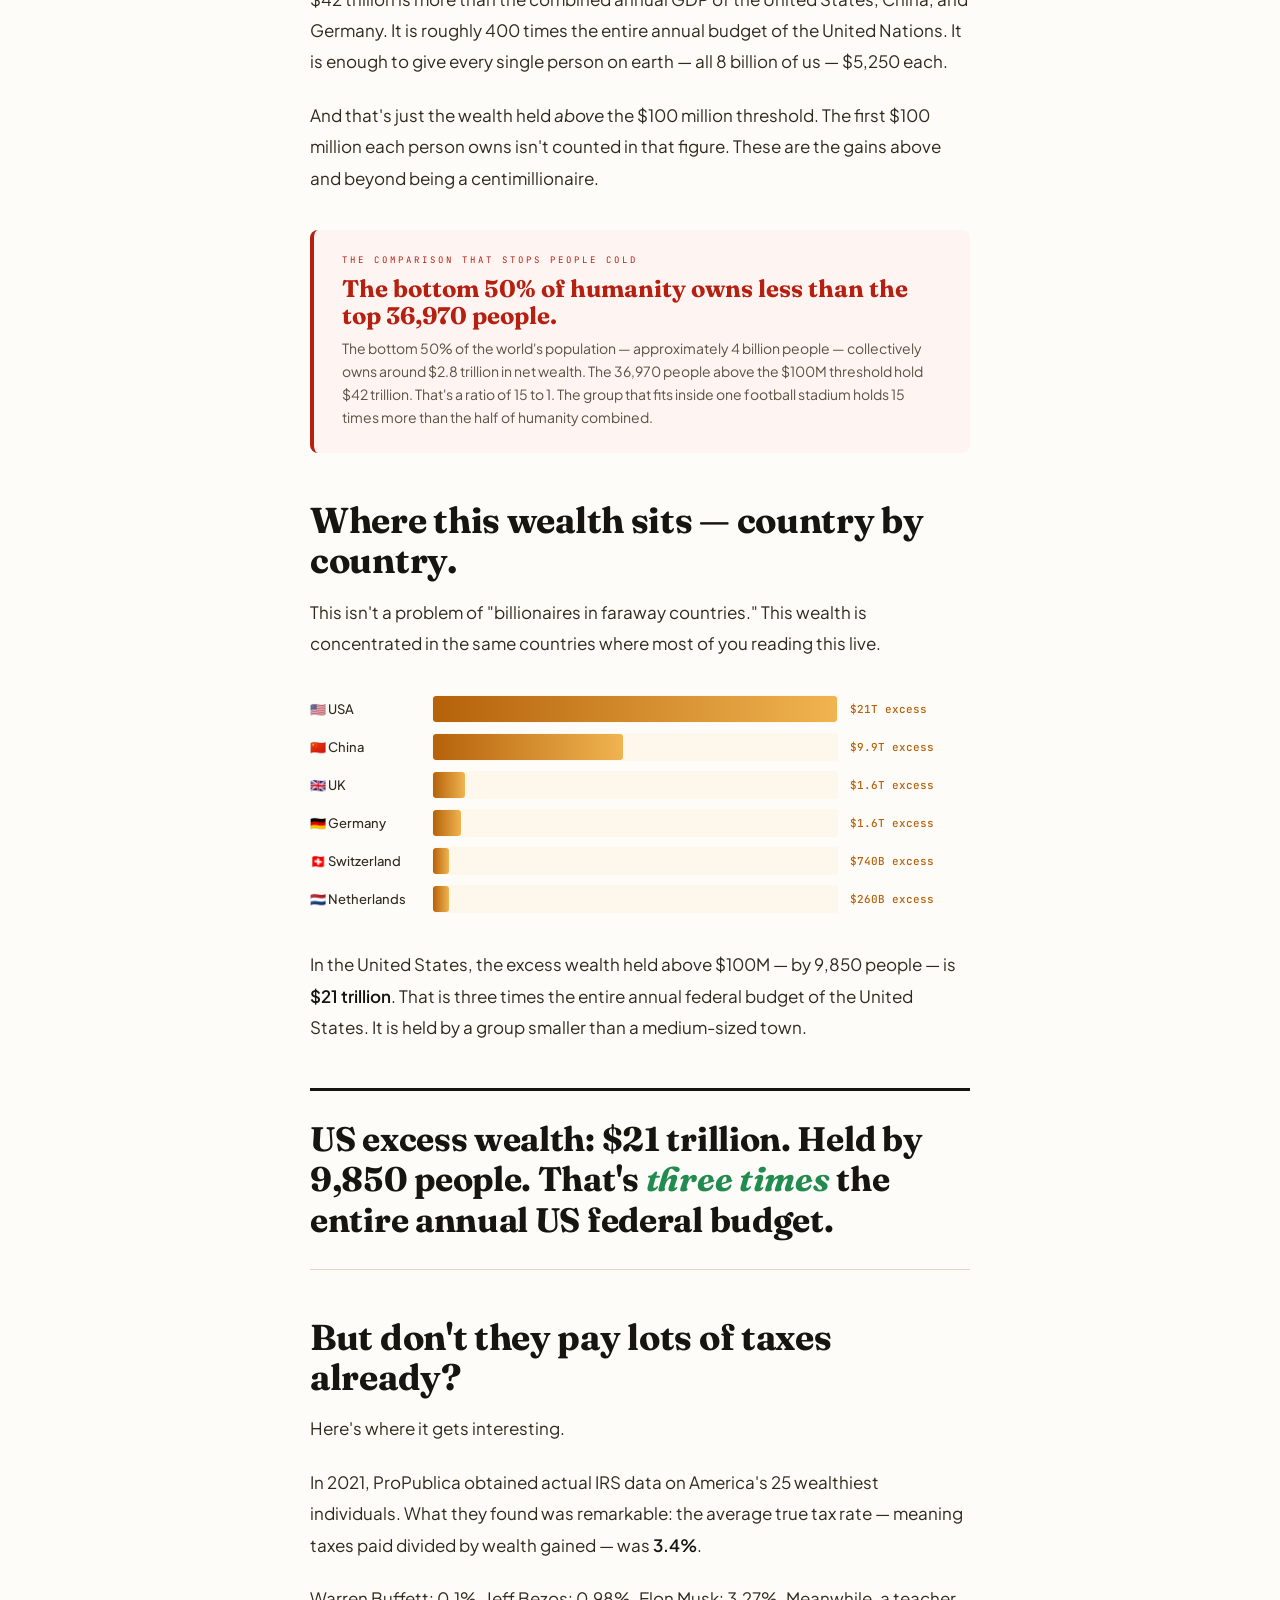
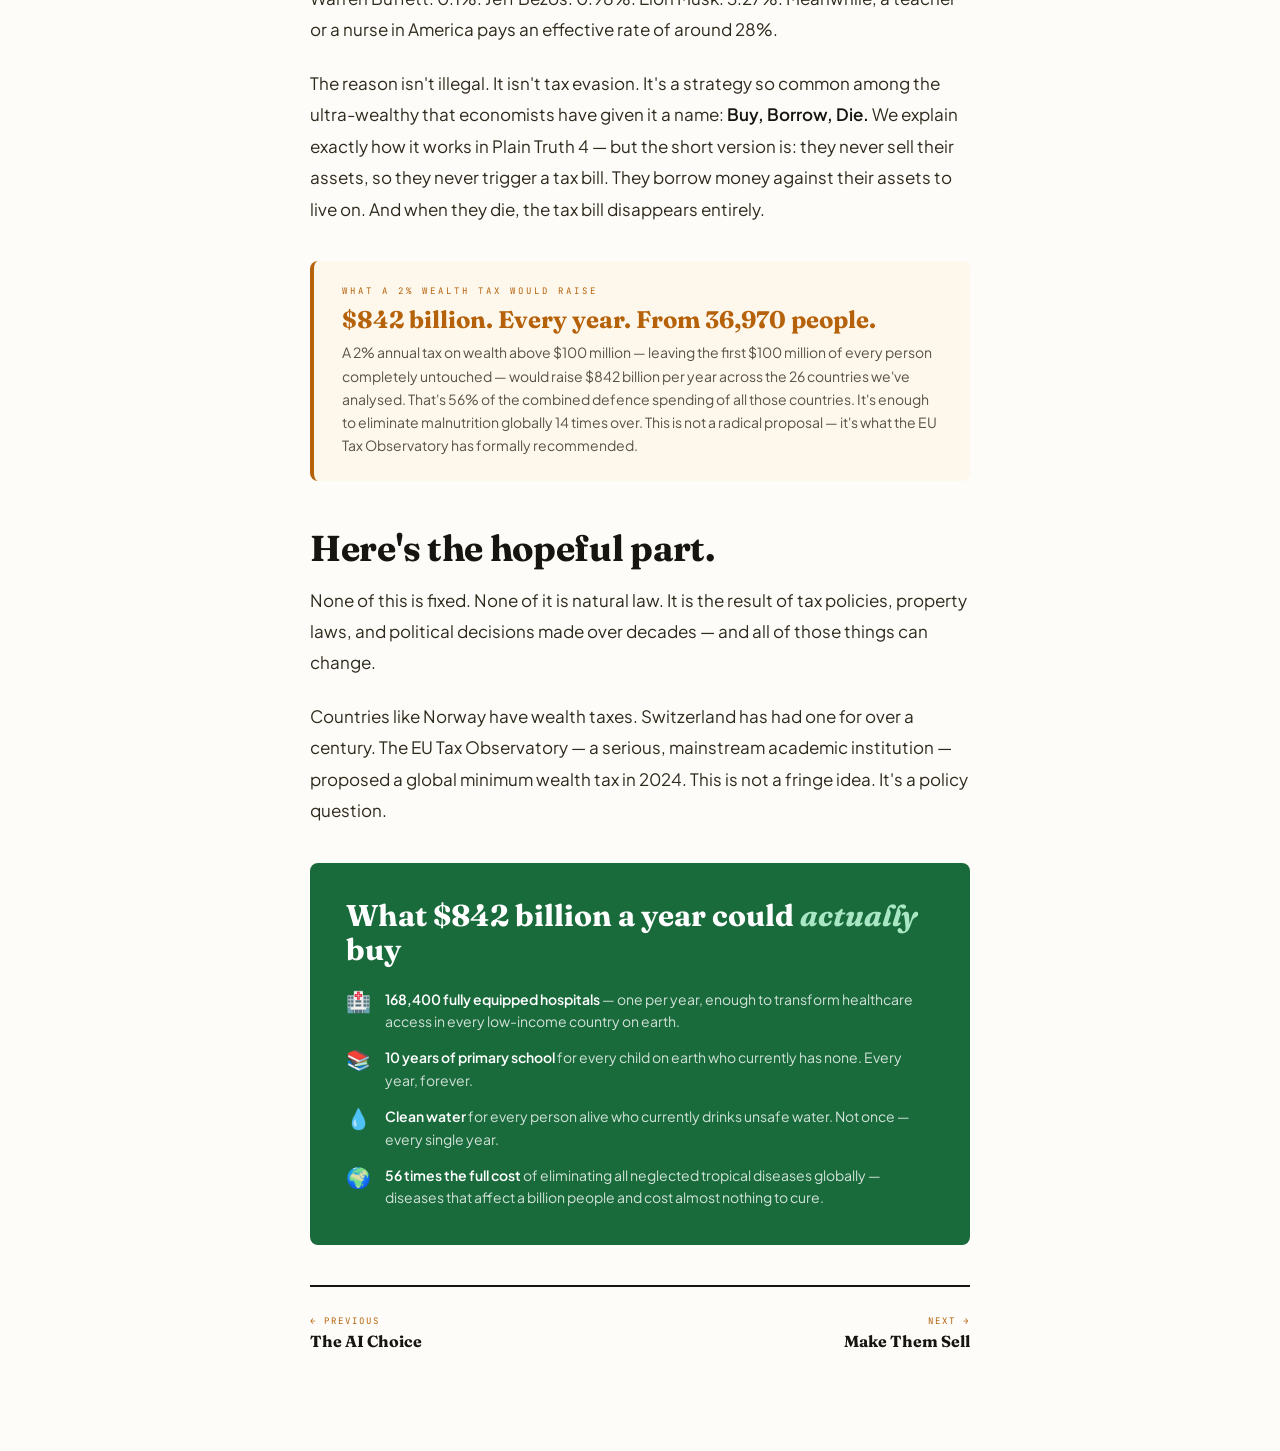
<file: pt-wealth.html>
<!DOCTYPE html>
<html lang="en">
<head>
<meta name="robots" content="noindex, nofollow">
<meta charset="UTF-8">
<meta name="viewport" content="width=device-width, initial-scale=1.0">
<title>Why You Can't Afford a House — The Plain Truth</title>
<link href="https://fonts.googleapis.com/css2?family=Fraunces:ital,wght@0,400;0,700;0,900;1,400;1,700&family=Plus+Jakarta+Sans:wght@300;400;500;600&family=JetBrains+Mono:wght@400;500&display=swap" rel="stylesheet">
<style>
:root{--bg:#fefcf8;--ink:#17150f;--ink2:#2e2a1e;--ink3:#5a5244;--green:#1a6b3c;--green2:#228b4f;--green-bg:#edf7f2;--amber:#b5620a;--amber-bg:#fef7ec;--red:#b52010;--red-bg:#fef4f2;--border:#ddd7c8;}
*{margin:0;padding:0;box-sizing:border-box;}
html{scroll-behavior:smooth;}
body{font-family:'Plus Jakarta Sans',sans-serif;background:var(--bg);color:var(--ink);overflow-x:hidden;}
nav{background:var(--ink);padding:0 40px;height:60px;display:flex;align-items:center;justify-content:space-between;}
.nav-logo{font-family:'Fraunces',serif;font-size:20px;color:#fff;text-decoration:none;font-weight:600;}
.nav-logo span{color:#7ecba8;font-style:italic;}
.nav-back{font-family:'JetBrains Mono',monospace;font-size:14px;letter-spacing:1px;text-transform:uppercase;color:#fff;text-decoration:none;transition:all 0.2s;padding:8px 16px;border:1.5px solid rgba(255,255,255,0.35);border-radius:4px;font-weight:600;}.nav-back:hover{background:rgba(255,255,255,0.12);}


.hero{background:linear-gradient(160deg,#1a0f00 0%,#2a1500 100%);padding:80px 48px 64px;position:relative;overflow:hidden;}
.hero::before{content:'';position:absolute;top:0;left:0;right:0;bottom:0;background:radial-gradient(ellipse at 70% 30%,rgba(181,98,10,0.2),transparent 60%);}
.hero-inner{max-width:800px;margin:0 auto;position:relative;z-index:1;}
.hero-tag{font-family:'JetBrains Mono',monospace;font-size:10px;letter-spacing:3px;text-transform:uppercase;color:rgba(240,180,80,0.6);margin-bottom:20px;}
h1{font-family:'Fraunces',serif;font-size:clamp(40px,7vw,80px);font-weight:900;color:#fff;line-height:0.97;margin-bottom:24px;letter-spacing:-1px;}
h1 em{font-style:italic;color:#f0b450;}
.hero-open{font-size:clamp(17px,2.2vw,21px);color:rgba(255,255,255,0.7);line-height:1.7;max-width:640px;font-weight:300;}
.hero-open strong{color:#fff;font-weight:600;}

.article{max-width:740px;margin:0 auto;padding:60px 40px 100px;}
.drop-cap::first-letter{font-family:'Fraunces',serif;font-size:5.5em;font-weight:900;float:left;line-height:0.8;margin-right:8px;margin-top:8px;color:var(--amber);}
p.body{font-size:17px;line-height:1.85;color:var(--ink2);margin-bottom:22px;}
p.body strong{color:var(--ink);font-weight:600;}
h2{font-family:'Fraunces',serif;font-size:clamp(24px,3.5vw,36px);font-weight:700;color:var(--ink);line-height:1.1;margin:48px 0 16px;letter-spacing:-0.3px;}
h2 em{font-style:italic;}
.pull{font-family:'Fraunces',serif;font-size:clamp(22px,3.5vw,34px);font-weight:700;color:var(--ink);line-height:1.2;margin:44px 0;padding:28px 0;border-top:3px solid var(--ink);border-bottom:1px solid var(--border);letter-spacing:-0.3px;}
.pull em{font-style:italic;color:var(--green2);}

.stadium{background:var(--ink);border-radius:8px;padding:32px;margin:36px 0;text-align:center;}
.stadium-title{font-family:'JetBrains Mono',monospace;font-size:9px;letter-spacing:3px;text-transform:uppercase;color:rgba(255,255,255,0.35);margin-bottom:6px;}
.stadium-num{font-family:'Fraunces',serif;font-size:clamp(48px,8vw,96px);font-weight:900;color:#f0b450;line-height:1;margin-bottom:8px;}
.stadium-label{font-size:15px;color:rgba(255,255,255,0.6);line-height:1.6;max-width:480px;margin:0 auto;}
.stadium-label strong{color:#fff;}

.country-bars{display:flex;flex-direction:column;gap:10px;margin:36px 0;}
.cbar{display:grid;grid-template-columns:110px 1fr 120px;gap:12px;align-items:center;}
.cbar-label{font-size:13px;color:var(--ink2);font-weight:500;}
.cbar-track{height:28px;background:var(--amber-bg);border-radius:3px;overflow:hidden;border:1px solid var(--amber-bg);}
.cbar-fill{height:100%;background:linear-gradient(90deg,var(--amber),#f0b450);border-radius:3px;display:flex;align-items:center;padding:0 8px;}
.cbar-val{font-family:'JetBrains Mono',monospace;font-size:11px;color:var(--amber);font-weight:500;}

.callout{border-radius:8px;padding:24px 28px;margin:36px 0;}
.callout.amber{background:var(--amber-bg);border-left:4px solid var(--amber);}
.callout.green{background:var(--green-bg);border-left:4px solid var(--green2);}
.callout.red{background:var(--red-bg);border-left:4px solid var(--red);}
.callout-label{font-family:'JetBrains Mono',monospace;font-size:9px;letter-spacing:3px;text-transform:uppercase;margin-bottom:10px;}
.callout.amber .callout-label{color:var(--amber);}
.callout.green .callout-label{color:var(--green2);}
.callout.red .callout-label{color:var(--red);}
.callout-title{font-family:'Fraunces',serif;font-size:clamp(18px,2.5vw,24px);font-weight:700;margin-bottom:8px;line-height:1.1;}
.callout.amber .callout-title{color:var(--amber);}
.callout.green .callout-title{color:var(--green);}
.callout.red .callout-title{color:var(--red);}
.callout-body{font-size:14px;color:var(--ink3);line-height:1.65;}

.big-what{background:var(--green);border-radius:8px;padding:36px;margin:36px 0;}
.big-what-title{font-family:'Fraunces',serif;font-size:clamp(20px,3vw,30px);font-weight:700;color:#fff;line-height:1.15;margin-bottom:20px;}
.big-what-title em{font-style:italic;color:#a8e6c4;}
.what-items{display:flex;flex-direction:column;gap:14px;}
.what-item{display:flex;gap:14px;align-items:flex-start;}
.what-icon{font-size:20px;flex-shrink:0;}
.what-text{font-size:14px;color:rgba(255,255,255,0.8);line-height:1.6;}
.what-text strong{color:#fff;font-weight:600;}

.article-nav{display:flex;justify-content:space-between;align-items:center;border-top:2px solid var(--ink);padding-top:28px;margin-top:40px;flex-wrap:wrap;gap:16px;}
.art-nav-link{text-decoration:none;display:flex;flex-direction:column;gap:4px;}
.art-nav-dir{font-family:'JetBrains Mono',monospace;font-size:9px;letter-spacing:2px;text-transform:uppercase;color:var(--amber);}
.art-nav-title{font-family:'Fraunces',serif;font-size:16px;font-weight:700;color:var(--ink);}
.art-nav-title:hover{color:var(--green);}

@media(max-width:600px){nav{padding:0 18px;}.hero,.article{padding-left:20px;padding-right:20px;}.cbar{grid-template-columns:80px 1fr 90px;}}
</style>
</head>
<body>
<nav>
  <a class="nav-logo" href="index.html">The <span>Dividend</span></a>
  <a class="nav-back" href="plain-truth.html">← The Plain Truth</a>
</nav>

<div class="hero">
  <div class="hero-inner">
    <div class="hero-tag">Plain Truth 03 — Where the Money Is</div>
    <h1>Why you can't<br>afford a house —<br><em>and who has<br>your money</em></h1>
    <p class="hero-open">The world isn't poor. You probably know that. But here's the part that doesn't get said clearly enough: <strong>37,000 people hold more wealth than the bottom half of all humanity combined.</strong> Here's what that means, in plain language.</p>
  </div>
</div>

<article class="article">

<p class="body drop-cap">Let's start with something concrete. If you're renting a flat in Amsterdam, London, Sydney, or almost any major Western city, you are paying a larger share of your income on housing than your parents did. And your parents paid more than their parents did. This is not a coincidence.</p>

<p class="body">It's not because there aren't enough houses. The Netherlands built housing for decades. England has millions of empty properties. The problem isn't supply — it's ownership. A small number of people own an enormous amount of property and have every reason to keep prices high.</p>

<p class="body">But let's zoom out, because housing is just one symptom of something much bigger.</p>

<div class="stadium">
  <div class="stadium-title">The number you need to know</div>
  <div class="stadium-num">36,970</div>
  <div class="stadium-label">People on earth with more than $100 million. That is fewer people than fit inside Wembley Stadium in London. Together, they hold wealth above the $100M threshold totalling <strong>$42 trillion</strong>.</div>
</div>

<h2>What does $42 trillion actually mean?</h2>

<p class="body">Numbers this big are almost impossible to visualise. So let's be specific.</p>

<p class="body">$42 trillion is more than the combined annual GDP of the United States, China, and Germany. It is roughly 400 times the entire annual budget of the United Nations. It is enough to give every single person on earth — all 8 billion of us — $5,250 each.</p>

<p class="body">And that's just the wealth held <em>above</em> the $100 million threshold. The first $100 million each person owns isn't counted in that figure. These are the gains above and beyond being a centimillionaire.</p>

<div class="callout red">
  <div class="callout-label">The comparison that stops people cold</div>
  <div class="callout-title">The bottom 50% of humanity owns less than the top 36,970 people.</div>
  <div class="callout-body">The bottom 50% of the world's population — approximately 4 billion people — collectively owns around $2.8 trillion in net wealth. The 36,970 people above the $100M threshold hold $42 trillion. That's a ratio of 15 to 1. The group that fits inside one football stadium holds 15 times more than the half of humanity combined.</div>
</div>

<h2>Where this wealth sits — country by country.</h2>

<p class="body">This isn't a problem of "billionaires in faraway countries." This wealth is concentrated in the same countries where most of you reading this live.</p>

<div class="country-bars">
  <div class="cbar"><div class="cbar-label">🇺🇸 USA</div><div class="cbar-track"><div class="cbar-fill" style="width:100%"></div></div><div class="cbar-val">$21T excess</div></div>
  <div class="cbar"><div class="cbar-label">🇨🇳 China</div><div class="cbar-track"><div class="cbar-fill" style="width:47%"></div></div><div class="cbar-val">$9.9T excess</div></div>
  <div class="cbar"><div class="cbar-label">🇬🇧 UK</div><div class="cbar-track"><div class="cbar-fill" style="width:8%"></div></div><div class="cbar-val">$1.6T excess</div></div>
  <div class="cbar"><div class="cbar-label">🇩🇪 Germany</div><div class="cbar-track"><div class="cbar-fill" style="width:7%"></div></div><div class="cbar-val">$1.6T excess</div></div>
  <div class="cbar"><div class="cbar-label">🇨🇭 Switzerland</div><div class="cbar-track"><div class="cbar-fill" style="width:4%"></div></div><div class="cbar-val">$740B excess</div></div>
  <div class="cbar"><div class="cbar-label">🇳🇱 Netherlands</div><div class="cbar-track"><div class="cbar-fill" style="width:2%"></div></div><div class="cbar-val">$260B excess</div></div>
</div>

<p class="body">In the United States, the excess wealth held above $100M — by 9,850 people — is <strong>$21 trillion</strong>. That is three times the entire annual federal budget of the United States. It is held by a group smaller than a medium-sized town.</p>

<div class="pull">
  US excess wealth: $21 trillion. Held by 9,850 people. That's <em>three times</em> the entire annual US federal budget.
</div>

<h2>But don't they pay lots of taxes already?</h2>

<p class="body">Here's where it gets interesting.</p>

<p class="body">In 2021, ProPublica obtained actual IRS data on America's 25 wealthiest individuals. What they found was remarkable: the average true tax rate — meaning taxes paid divided by wealth gained — was <strong>3.4%</strong>.</p>

<p class="body">Warren Buffett: 0.1%. Jeff Bezos: 0.98%. Elon Musk: 3.27%. Meanwhile, a teacher or a nurse in America pays an effective rate of around 28%.</p>

<p class="body">The reason isn't illegal. It isn't tax evasion. It's a strategy so common among the ultra-wealthy that economists have given it a name: <strong>Buy, Borrow, Die.</strong> We explain exactly how it works in Plain Truth 4 — but the short version is: they never sell their assets, so they never trigger a tax bill. They borrow money against their assets to live on. And when they die, the tax bill disappears entirely.</p>

<div class="callout amber">
  <div class="callout-label">What a 2% wealth tax would raise</div>
  <div class="callout-title">$842 billion. Every year. From 36,970 people.</div>
  <div class="callout-body">A 2% annual tax on wealth above $100 million — leaving the first $100 million of every person completely untouched — would raise $842 billion per year across the 26 countries we've analysed. That's 56% of the combined defence spending of all those countries. It's enough to eliminate malnutrition globally 14 times over. This is not a radical proposal — it's what the EU Tax Observatory has formally recommended.</div>
</div>

<h2>Here's the hopeful part.</h2>

<p class="body">None of this is fixed. None of it is natural law. It is the result of tax policies, property laws, and political decisions made over decades — and all of those things can change.</p>

<p class="body">Countries like Norway have wealth taxes. Switzerland has had one for over a century. The EU Tax Observatory — a serious, mainstream academic institution — proposed a global minimum wealth tax in 2024. This is not a fringe idea. It's a policy question.</p>

<div class="big-what">
  <div class="big-what-title">What $842 billion a year could <em>actually</em> buy</div>
  <div class="what-items">
    <div class="what-item"><div class="what-icon">🏥</div><div class="what-text"><strong>168,400 fully equipped hospitals</strong> — one per year, enough to transform healthcare access in every low-income country on earth.</div></div>
    <div class="what-item"><div class="what-icon">📚</div><div class="what-text"><strong>10 years of primary school</strong> for every child on earth who currently has none. Every year, forever.</div></div>
    <div class="what-item"><div class="what-icon">💧</div><div class="what-text"><strong>Clean water</strong> for every person alive who currently drinks unsafe water. Not once — every single year.</div></div>
    <div class="what-item"><div class="what-icon">🌍</div><div class="what-text"><strong>56 times the full cost</strong> of eliminating all neglected tropical diseases globally — diseases that affect a billion people and cost almost nothing to cure.</div></div>
  </div>
</div>

<div class="article-nav">
  <a class="art-nav-link" href="pt-ai.html">
    <div class="art-nav-dir">← Previous</div>
    <div class="art-nav-title">The AI Choice</div>
  </a>
  <a class="art-nav-link" href="pt-sell.html" style="text-align:right;">
    <div class="art-nav-dir">Next →</div>
    <div class="art-nav-title">Make Them Sell</div>
  </a>
</div>

</article>

<!-- FLOATING HOME BUTTON -->
<a href="index.html" id="homeBtn" style="position:fixed;bottom:28px;left:28px;z-index:999;display:flex;align-items:center;gap:9px;background:#fff;color:#0d7a40;font-family:'JetBrains Mono',monospace;font-size:12px;font-weight:600;letter-spacing:1px;text-transform:uppercase;text-decoration:none;padding:11px 18px 11px 14px;border-radius:50px;border:2px solid #9dd4b4;box-shadow:0 4px 20px rgba(15,31,21,0.13);transition:all 0.25s;" onmouseover="this.style.background='#0d7a40';this.style.color='#fff';this.style.transform='translateY(-2px)';this.style.boxShadow='0 8px 28px rgba(13,122,64,0.3)'" onmouseout="this.style.background='#fff';this.style.color='#0d7a40';this.style.transform='';this.style.boxShadow='0 4px 20px rgba(15,31,21,0.13)'">
  <svg width="14" height="14" viewBox="0 0 24 24" fill="none" stroke="currentColor" stroke-width="2.5" stroke-linecap="round" stroke-linejoin="round"><path d="M3 9l9-7 9 7v11a2 2 0 0 1-2 2H5a2 2 0 0 1-2-2z"/><polyline points="9 22 9 12 15 12 15 22"/></svg>
  The Dividend
</a>
<script src="assets/page-status.js" data-status="model"></script>
</body>
</html>
</file>
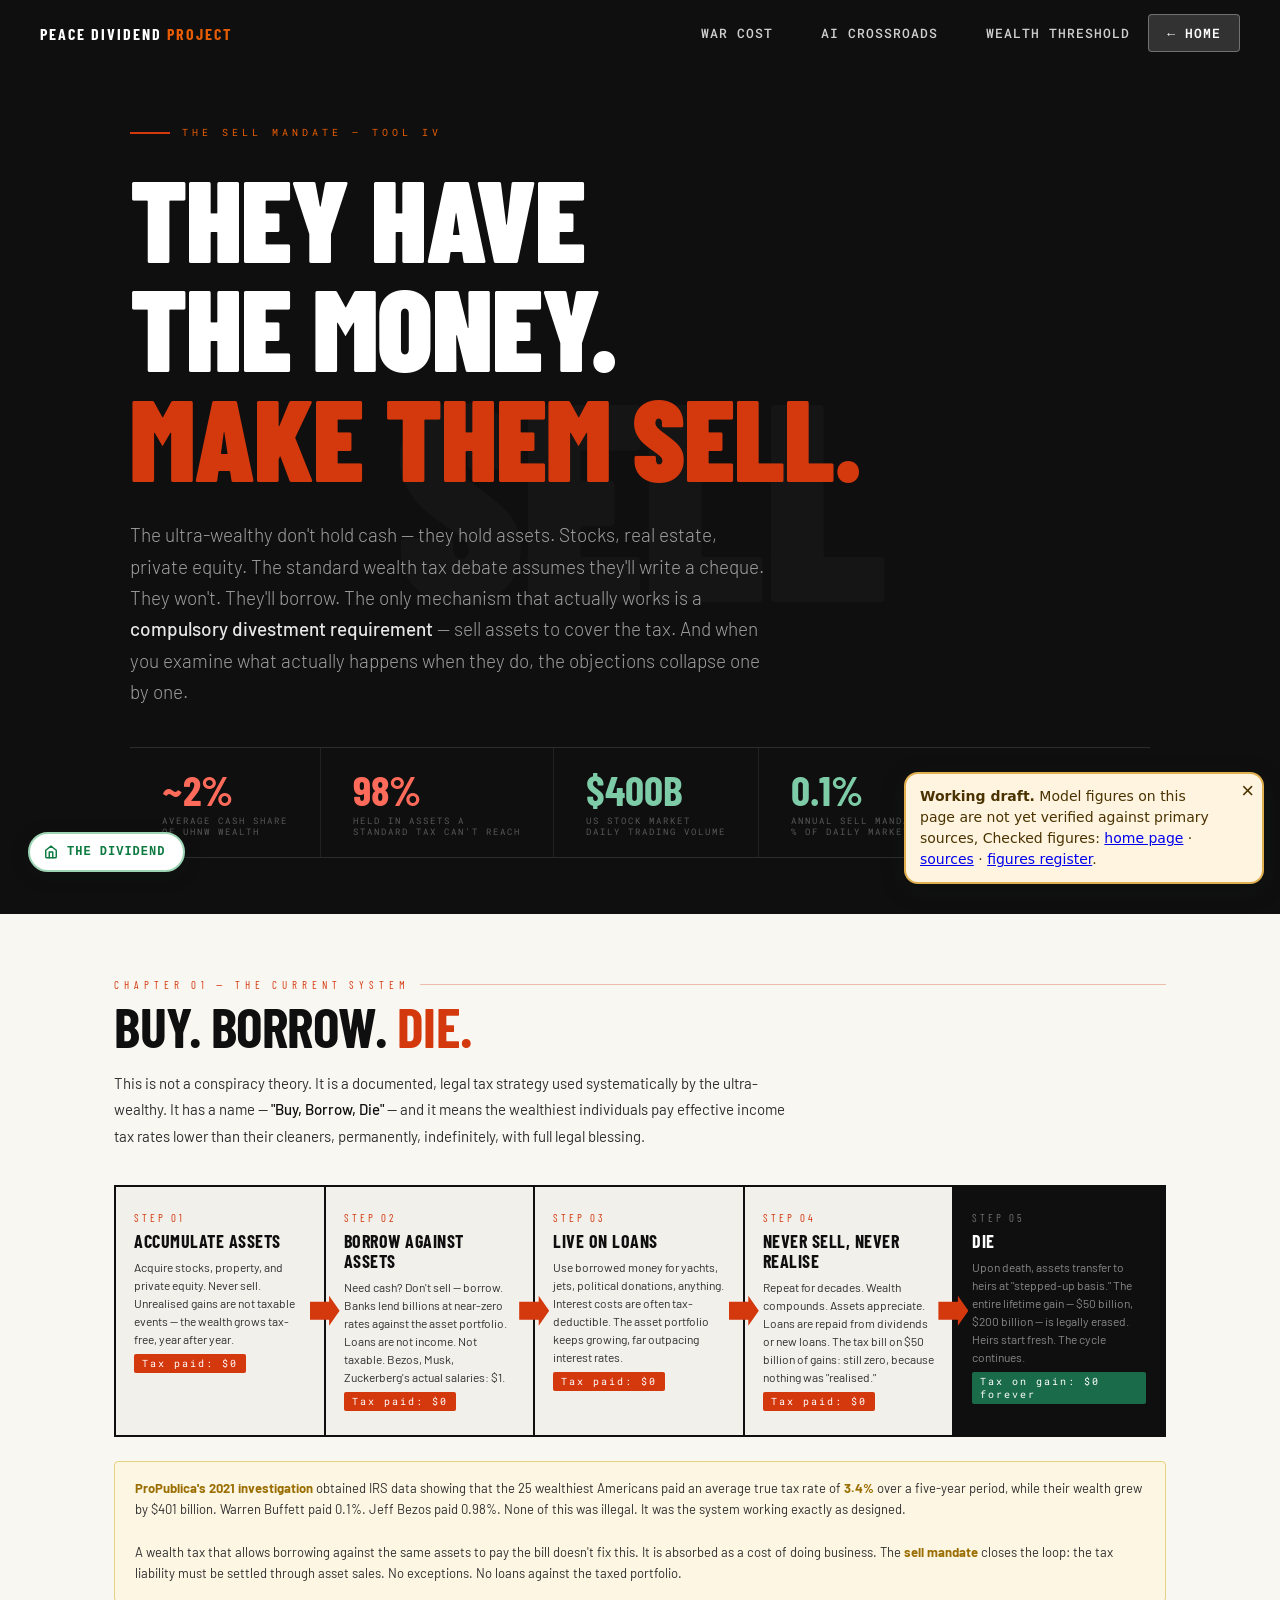
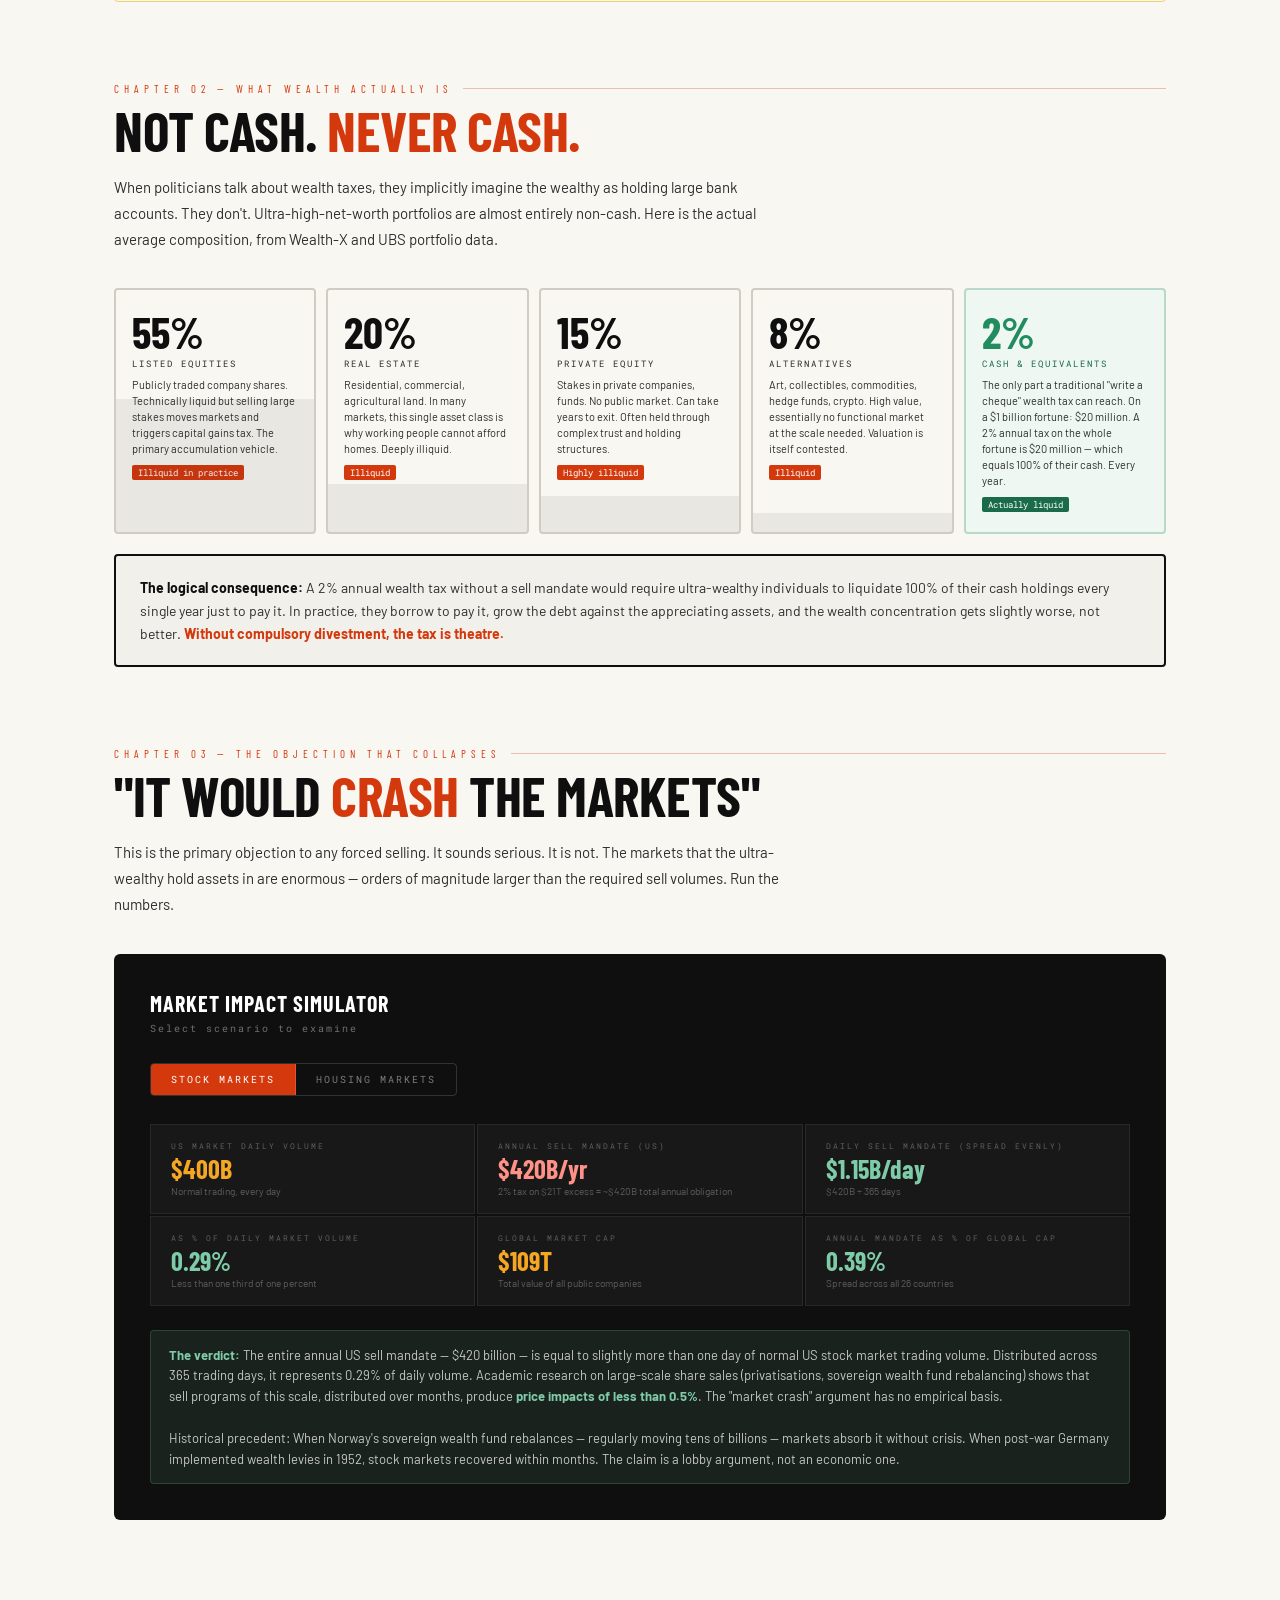
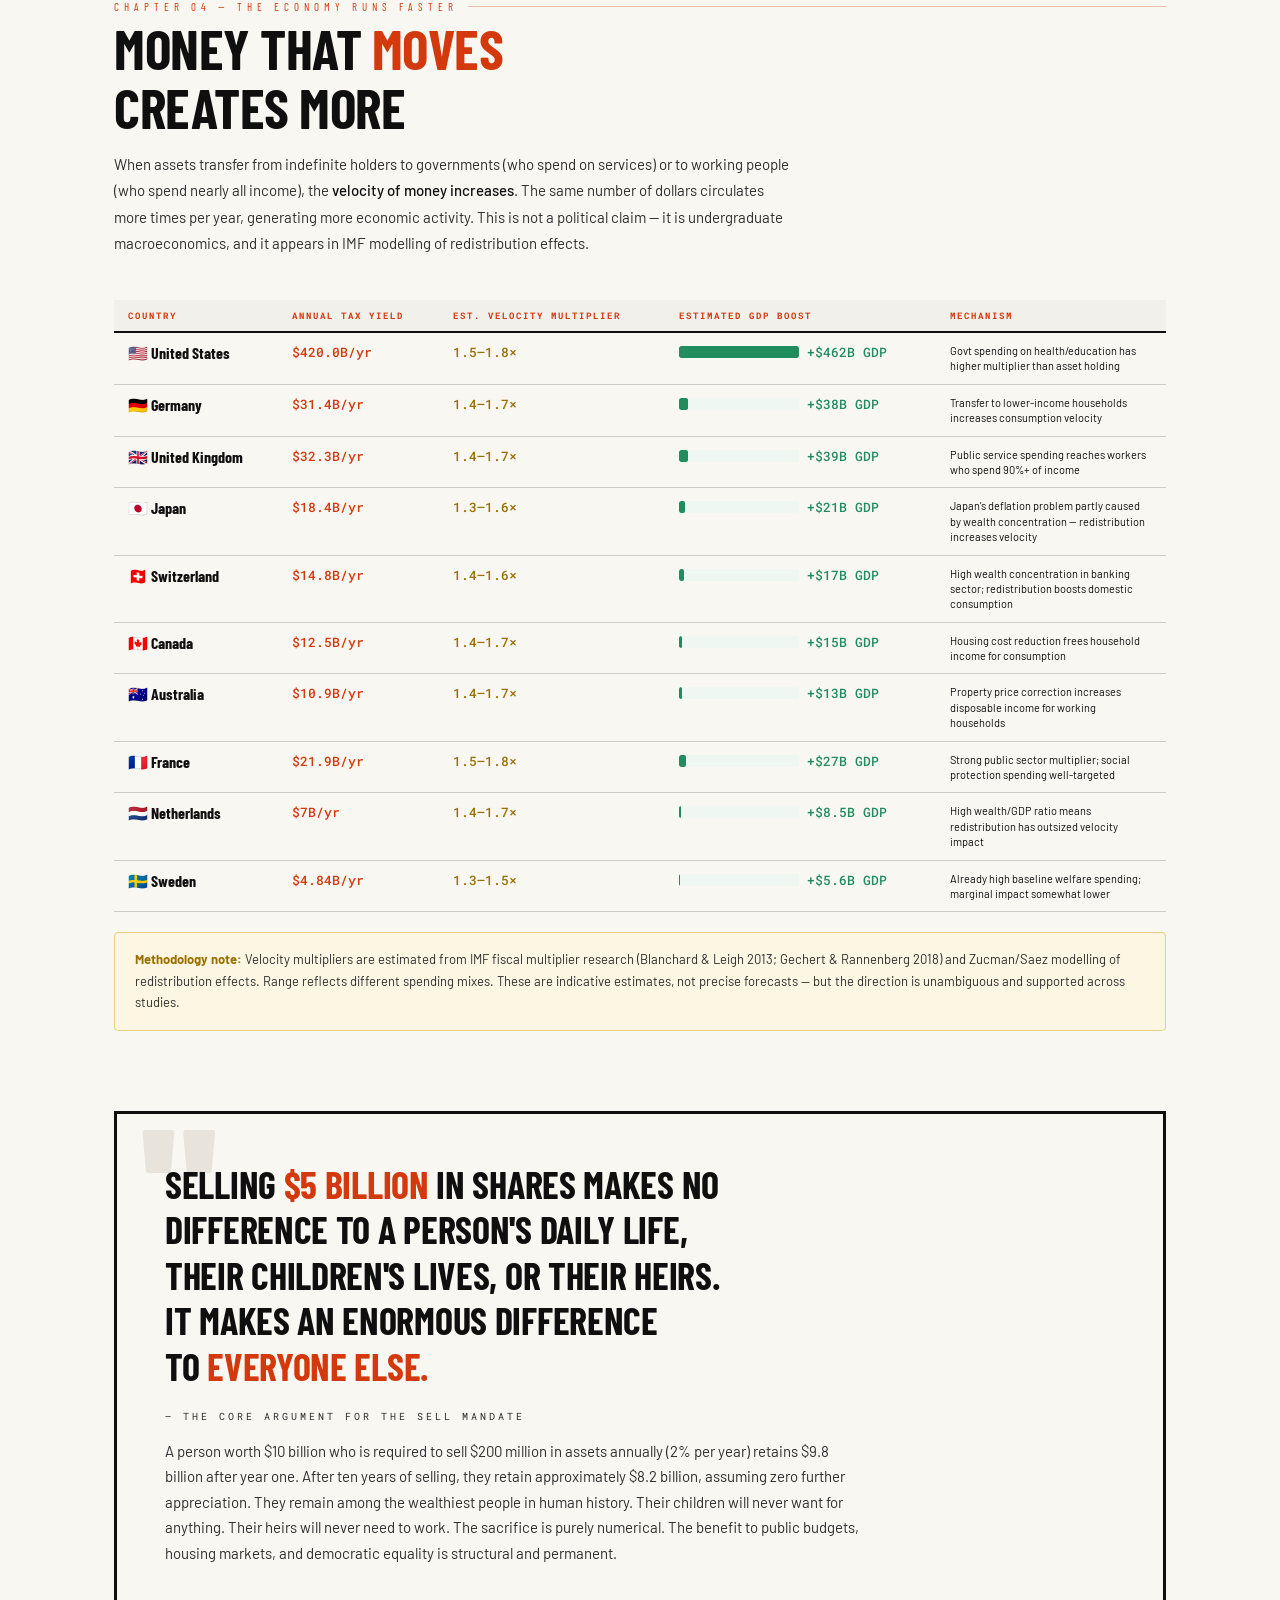
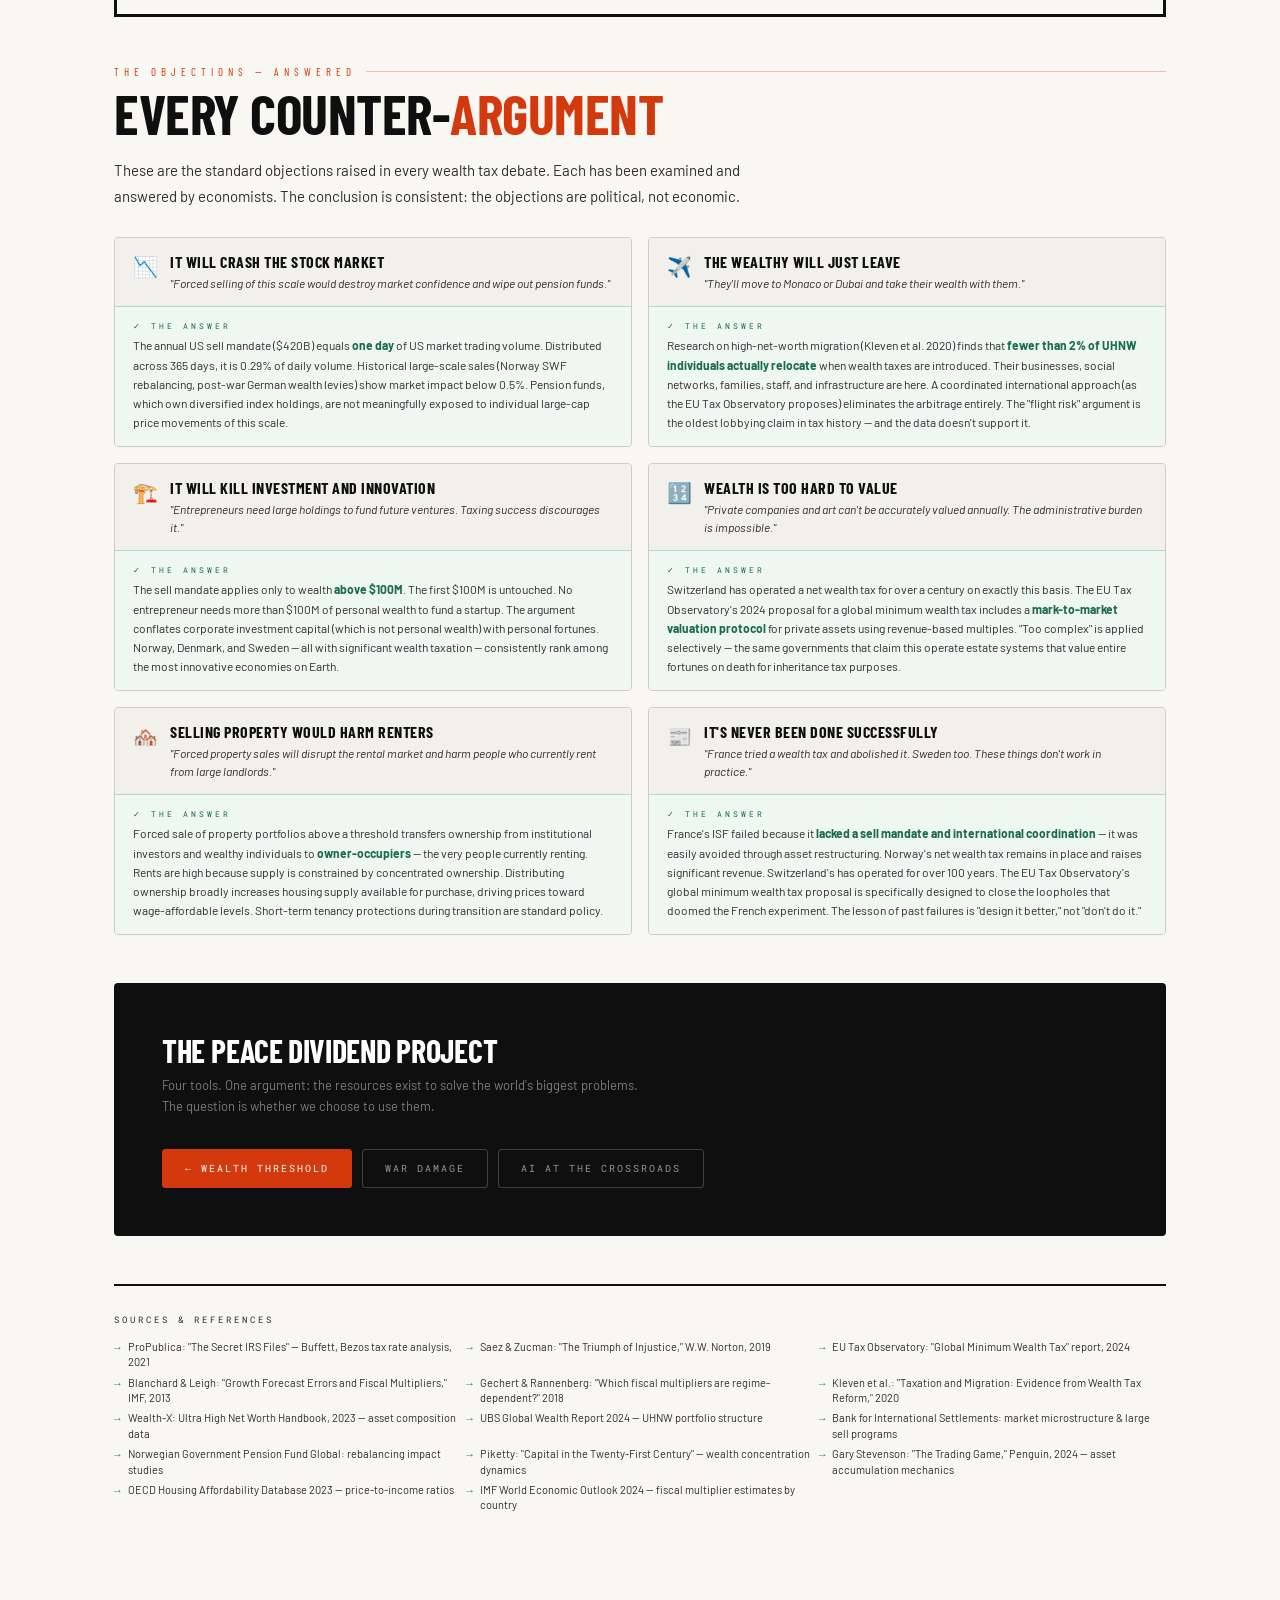
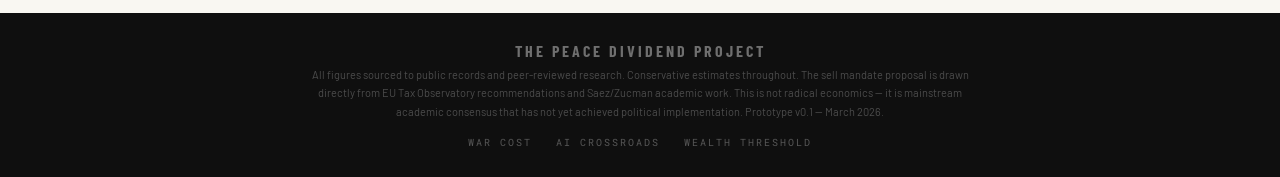
<file: sell-mandate.html>
<!DOCTYPE html>
<html lang="en">
<head>
<meta name="robots" content="noindex, nofollow">
<meta charset="UTF-8">
<meta name="viewport" content="width=device-width, initial-scale=1.0">
<title>The Sell Mandate — Peace Dividend Project</title>
<link href="https://fonts.googleapis.com/css2?family=Barlow+Condensed:ital,wght@0,300;0,600;0,700;0,900;1,700&family=Barlow:wght@300;400;500&family=Roboto+Mono:wght@400;500&display=swap" rel="stylesheet">
<style>
:root {
  --ink:#0f0f0f;
  --ink2:#1e1e1e;
  --ink3:#2e2e2e;
  --paper:#f9f7f2;
  --paper2:#f2f0eb;
  --paper3:#e8e4dc;
  --accent:#d4380d;      /* vermillion — urgent, not alarming */
  --accent2:#e85d04;
  --positive:#1a6b4a;
  --positive2:#218c5e;
  --positive-bg:#eef7f2;
  --positive-border:#b8d8c8;
  --warn:#9a6e00;
  --warn-bg:#fdf6e3;
  --warn-border:#e6d280;
  --border:#d0ccc4;
  --border-strong:#b0a898;
  --shadow:0 2px 12px rgba(15,15,15,0.08);
  --shadow-lg:0 8px 40px rgba(15,15,15,0.14);
}
*{margin:0;padding:0;box-sizing:border-box;}
html{scroll-behavior:smooth;}
body{font-family:'Barlow',sans-serif;background:var(--paper);color:var(--ink);min-height:100vh;overflow-x:hidden;}

/* ── NAV ── */
nav{background:var(--ink);padding:14px 40px;display:flex;align-items:center;justify-content:space-between;position:sticky;top:0;z-index:200;}
.nav-logo{font-family:'Barlow Condensed',sans-serif;font-size:16px;font-weight:700;letter-spacing:2px;text-transform:uppercase;color:#fff;}
.nav-logo span{color:var(--accent2);}
.nav-links{display:flex;gap:24px;}
.nav-link{font-family:'Roboto Mono',monospace;font-size:13px;letter-spacing:1px;text-transform:uppercase;color:rgba(255,255,255,0.8);text-decoration:none;transition:all 0.2s;padding:6px 12px;border-radius:3px;font-weight:500;}.nav-link:hover{background:rgba(255,255,255,0.1);color:#fff;}


/* ── HERO — bold editorial ── */
.hero{background:var(--ink);min-height:92vh;display:flex;flex-direction:column;justify-content:flex-end;padding:0 0 0 0;position:relative;overflow:hidden;}
.hero-bg-text{position:absolute;top:50%;left:50%;transform:translate(-50%,-50%);font-family:'Barlow Condensed',sans-serif;font-size:clamp(140px,22vw,320px);font-weight:900;color:rgba(255,255,255,0.025);white-space:nowrap;line-height:1;pointer-events:none;user-select:none;letter-spacing:-4px;}
.hero-content{position:relative;z-index:1;padding:60px 40px 56px;max-width:1100px;margin:0 auto;width:100%;}
.hero-overline{font-family:'Roboto Mono',monospace;font-size:10px;letter-spacing:4px;text-transform:uppercase;color:var(--accent2);margin-bottom:24px;display:flex;align-items:center;gap:12px;}
.hero-overline::before{content:'';display:block;width:40px;height:2px;background:var(--accent);}
.hero h1{font-family:'Barlow Condensed',sans-serif;font-size:clamp(52px,9vw,120px);font-weight:900;color:#fff;line-height:0.95;letter-spacing:-1px;text-transform:uppercase;margin-bottom:28px;}
.hero h1 .accent{color:var(--accent);display:block;}
.hero-deck{font-size:clamp(15px,1.8vw,19px);color:rgba(255,255,255,0.6);font-weight:300;max-width:640px;line-height:1.65;margin-bottom:40px;}
.hero-deck strong{color:rgba(255,255,255,0.9);font-weight:500;}
.hero-rule{display:flex;gap:0;border-top:1px solid rgba(255,255,255,0.12);border-bottom:1px solid rgba(255,255,255,0.12);}
.hero-stat{padding:20px 32px;border-right:1px solid rgba(255,255,255,0.08);}
.hero-stat:last-child{border-right:none;}
.hs-num{font-family:'Barlow Condensed',sans-serif;font-size:42px;font-weight:700;line-height:1;color:#fff;}
.hs-num.red{color:#ff6b5b;}
.hs-num.grn{color:#7ecba8;}
.hs-label{font-family:'Roboto Mono',monospace;font-size:9px;letter-spacing:2px;text-transform:uppercase;color:rgba(255,255,255,0.3);margin-top:5px;}

/* ── MAIN ── */
main{max-width:1100px;margin:0 auto;padding:64px 24px 100px;}

/* ── SECTION STRUCTURE ── */
.chapter{margin-bottom:80px;}
.ch-num{font-family:'Barlow Condensed',sans-serif;font-size:11px;letter-spacing:5px;text-transform:uppercase;color:var(--accent);margin-bottom:6px;display:flex;align-items:center;gap:10px;}
.ch-num::after{content:'';flex:1;height:1px;background:var(--accent);opacity:0.3;}
.ch-title{font-family:'Barlow Condensed',sans-serif;font-size:clamp(32px,5vw,56px);font-weight:700;line-height:1.05;text-transform:uppercase;color:var(--ink);margin-bottom:14px;letter-spacing:-0.5px;}
.ch-title .hl{color:var(--accent);}
.ch-body{font-size:15px;color:var(--ink3);line-height:1.75;max-width:680px;margin-bottom:36px;}
.ch-body strong{color:var(--ink);font-weight:500;}

/* ── 1. BUY BORROW DIE DIAGRAM ── */
.bbd-wrap{position:relative;}
.bbd-flow{display:grid;grid-template-columns:repeat(5,1fr);gap:0;border:2px solid var(--ink);margin-bottom:24px;}
.bbd-step{padding:24px 18px;border-right:2px solid var(--ink);position:relative;background:var(--paper2);}
.bbd-step:last-child{border-right:none;background:#1a0a0a;}
.bbd-step.death{background:var(--ink);}
.bbd-num{font-family:'Barlow Condensed',sans-serif;font-size:11px;letter-spacing:3px;text-transform:uppercase;color:var(--accent);margin-bottom:8px;}
.bbd-step.death .bbd-num{color:rgba(255,255,255,0.4);}
.bbd-step-title{font-family:'Barlow Condensed',sans-serif;font-size:18px;font-weight:700;text-transform:uppercase;letter-spacing:0.5px;margin-bottom:6px;line-height:1.1;}
.bbd-step.death .bbd-step-title{color:#fff;}
.bbd-step-body{font-size:12px;color:var(--ink3);line-height:1.5;}
.bbd-step.death .bbd-step-body{color:rgba(255,255,255,0.5);}
.bbd-arrow{position:absolute;right:-16px;top:50%;transform:translateY(-50%);width:30px;height:30px;background:var(--accent);clip-path:polygon(0 20%,65% 20%,65% 0%,100% 50%,65% 100%,65% 80%,0 80%);z-index:2;}
.bbd-step:last-child .bbd-arrow{display:none;}
.bbd-tax-badge{display:inline-block;background:var(--accent);color:#fff;font-family:'Roboto Mono',monospace;font-size:10px;letter-spacing:2px;padding:3px 8px;margin-top:6px;border-radius:2px;}
.bbd-zero-badge{display:inline-block;background:var(--positive);color:#fff;font-family:'Roboto Mono',monospace;font-size:10px;letter-spacing:2px;padding:3px 8px;margin-top:6px;border-radius:2px;}
.bbd-note{background:var(--warn-bg);border:1.5px solid var(--warn-border);border-radius:4px;padding:16px 20px;font-size:13px;color:var(--ink3);line-height:1.65;}
.bbd-note strong{color:var(--warn);}

/* ── ASSET BREAKDOWN ── */
.asset-grid{display:grid;grid-template-columns:repeat(5,1fr);gap:10px;margin-bottom:20px;}
.asset-card{padding:20px 16px;border:2px solid var(--border);border-radius:4px;position:relative;overflow:hidden;transition:border-color 0.2s;}
.asset-card:hover{border-color:var(--ink3);}
.asset-bar{position:absolute;bottom:0;left:0;right:0;background:var(--ink);transition:height 0.8s ease;opacity:0.07;}
.asset-pct{font-family:'Barlow Condensed',sans-serif;font-size:44px;font-weight:700;line-height:1;color:var(--ink);margin-bottom:4px;}
.asset-label{font-family:'Roboto Mono',monospace;font-size:9px;letter-spacing:2px;text-transform:uppercase;color:var(--ink3);margin-bottom:8px;}
.asset-body{font-size:11px;color:var(--ink3);line-height:1.45;}
.asset-liquid{font-family:'Roboto Mono',monospace;font-size:9px;margin-top:8px;padding:2px 6px;border-radius:2px;display:inline-block;}
.asset-liquid.illiquid{background:var(--accent);color:#fff;}
.asset-liquid.liquid{background:var(--positive);color:#fff;}

/* ── 3. MARKET SIMULATOR ── */
.sim-wrap{background:var(--ink);border-radius:6px;padding:36px;color:#fff;margin-bottom:20px;}
.sim-title{font-family:'Barlow Condensed',sans-serif;font-size:22px;font-weight:700;text-transform:uppercase;letter-spacing:1px;color:#fff;margin-bottom:6px;}
.sim-sub{font-family:'Roboto Mono',monospace;font-size:10px;letter-spacing:2px;color:rgba(255,255,255,0.4);margin-bottom:28px;}

.sim-tabs{display:flex;gap:0;margin-bottom:28px;border:1px solid rgba(255,255,255,0.15);border-radius:4px;overflow:hidden;width:fit-content;}
.sim-tab{padding:9px 20px;font-family:'Roboto Mono',monospace;font-size:10px;letter-spacing:2px;text-transform:uppercase;cursor:pointer;background:transparent;border:none;color:rgba(255,255,255,0.45);border-right:1px solid rgba(255,255,255,0.15);transition:all 0.2s;}
.sim-tab:last-child{border-right:none;}
.sim-tab.active{background:var(--accent);color:#fff;}

/* STOCK SIM */
.stock-sim{display:none;}
.stock-sim.active{display:block;}
.stock-numbers{display:grid;grid-template-columns:repeat(3,1fr);gap:2px;margin-bottom:24px;}
.sn-cell{padding:16px 20px;background:rgba(255,255,255,0.04);border:1px solid rgba(255,255,255,0.07);}
.sn-label{font-family:'Roboto Mono',monospace;font-size:8px;letter-spacing:2px;text-transform:uppercase;color:rgba(255,255,255,0.3);margin-bottom:5px;}
.sn-val{font-family:'Barlow Condensed',sans-serif;font-size:26px;font-weight:700;color:#fff;line-height:1;}
.sn-val.red{color:#ff9186;}
.sn-val.grn{color:#7ecba8;}
.sn-val.gold{color:#f5a623;}
.sn-sub{font-size:10px;color:rgba(255,255,255,0.3);margin-top:3px;}
.verdict{background:rgba(126,203,168,0.1);border:1px solid rgba(126,203,168,0.2);border-radius:4px;padding:14px 18px;font-size:13px;color:rgba(255,255,255,0.75);line-height:1.6;}
.verdict strong{color:#7ecba8;}

/* HOUSING SIM */
.housing-sim{display:none;}
.housing-sim.active{display:block;}
.housing-country-select{margin-bottom:20px;display:flex;align-items:center;gap:12px;flex-wrap:wrap;}
.hsim-label{font-family:'Roboto Mono',monospace;font-size:10px;letter-spacing:2px;text-transform:uppercase;color:rgba(255,255,255,0.4);}
select.dark-select{background:rgba(255,255,255,0.06);border:1px solid rgba(255,255,255,0.2);color:#fff;font-family:'Roboto Mono',monospace;font-size:12px;padding:9px 14px;border-radius:3px;cursor:pointer;outline:none;appearance:none;-webkit-appearance:none;min-width:200px;}
select.dark-select:focus{border-color:var(--accent2);}
.housing-result{display:none;}
.housing-result.show{display:block;}
.housing-bars{display:flex;flex-direction:column;gap:12px;margin:20px 0;}
.hbar-row{display:grid;grid-template-columns:140px 1fr 110px;gap:12px;align-items:center;}
.hbar-label{font-family:'Roboto Mono',monospace;font-size:9px;letter-spacing:1px;text-transform:uppercase;color:rgba(255,255,255,0.4);}
.hbar-track{height:32px;background:rgba(255,255,255,0.05);border-radius:3px;overflow:hidden;position:relative;}
.hbar-fill{height:100%;border-radius:3px;display:flex;align-items:center;padding:0 10px;font-family:'Roboto Mono',monospace;font-size:10px;letter-spacing:1px;transition:width 1.2s cubic-bezier(0.4,0,0.2,1);}
.hbar-fill.before{background:rgba(255,107,91,0.5);}
.hbar-fill.after{background:rgba(126,203,168,0.6);position:absolute;top:0;left:0;}
.hbar-after-label{font-family:'Roboto Mono',monospace;font-size:11px;font-weight:500;}
.hbar-after-label.down{color:#7ecba8;}
.hbar-after-label.same{color:rgba(255,255,255,0.4);}

/* ── 4. VELOCITY ── */
.velocity-table{width:100%;border-collapse:collapse;font-size:13px;margin-top:8px;}
.velocity-table th{font-family:'Roboto Mono',monospace;font-size:9px;letter-spacing:2px;text-transform:uppercase;color:var(--accent);text-align:left;padding:10px 14px;border-bottom:2px solid var(--ink);background:var(--paper2);}
.velocity-table td{padding:10px 14px;border-bottom:1px solid var(--border);vertical-align:top;}
.velocity-table tr:hover td{background:var(--paper2);}
.v-country{font-family:'Barlow Condensed',sans-serif;font-size:16px;font-weight:700;display:flex;align-items:center;gap:8px;}
.v-num{font-family:'Roboto Mono',monospace;font-weight:500;}
.v-num.red{color:var(--accent);}
.v-num.grn{color:var(--positive2);}
.v-bar-wrap{display:flex;align-items:center;gap:8px;}
.v-bar{height:12px;background:var(--positive-bg);border-radius:2px;overflow:hidden;}
.v-bar-fill{height:100%;background:var(--positive2);border-radius:2px;}

/* ── MANIFESTO ── */
.manifesto{border:3px solid var(--ink);padding:48px;margin-bottom:48px;position:relative;}
.manifesto::before{content:'"';font-family:'Barlow Condensed',sans-serif;font-size:180px;font-weight:900;color:var(--paper3);position:absolute;top:-20px;left:24px;line-height:1;pointer-events:none;}
.manifesto-text{font-family:'Barlow Condensed',sans-serif;font-size:clamp(22px,3.5vw,38px);font-weight:700;line-height:1.2;text-transform:uppercase;position:relative;z-index:1;margin-bottom:20px;letter-spacing:-0.3px;}
.manifesto-text .red{color:var(--accent);}
.manifesto-attribution{font-family:'Roboto Mono',monospace;font-size:10px;letter-spacing:3px;text-transform:uppercase;color:var(--ink3);}
.manifesto-sub{font-size:15px;color:var(--ink3);line-height:1.7;max-width:700px;margin-top:16px;}

/* ── OBJECTIONS ── */
.objections{display:grid;grid-template-columns:1fr 1fr;gap:16px;margin-bottom:48px;}
.obj-card{border:1.5px solid var(--border);border-radius:4px;overflow:hidden;}
.obj-head{padding:14px 18px;display:flex;align-items:flex-start;gap:12px;}
.obj-card.rebutted .obj-head{background:var(--paper2);}
.obj-icon{font-size:20px;flex-shrink:0;margin-top:2px;}
.obj-title{font-family:'Barlow Condensed',sans-serif;font-size:16px;font-weight:700;text-transform:uppercase;letter-spacing:0.5px;margin-bottom:3px;}
.obj-quote{font-size:12px;color:var(--ink3);font-style:italic;line-height:1.5;}
.obj-rebuttal{padding:14px 18px;background:var(--positive-bg);border-top:1.5px solid var(--positive-border);}
.obj-rebuttal-label{font-family:'Roboto Mono',monospace;font-size:8px;letter-spacing:3px;text-transform:uppercase;color:var(--positive);margin-bottom:5px;}
.obj-rebuttal-text{font-size:12px;color:var(--ink3);line-height:1.6;}
.obj-rebuttal-text strong{color:var(--positive);}

/* ── CTA ── */
.cta-bar{background:var(--ink);padding:48px;border-radius:4px;display:flex;align-items:center;justify-content:space-between;gap:32px;flex-wrap:wrap;}
.cta-left{}
.cta-title{font-family:'Barlow Condensed',sans-serif;font-size:32px;font-weight:700;text-transform:uppercase;color:#fff;letter-spacing:-0.3px;margin-bottom:6px;}
.cta-sub{font-size:13px;color:rgba(255,255,255,0.45);max-width:480px;line-height:1.6;}
.cta-buttons{display:flex;gap:10px;flex-wrap:wrap;flex-shrink:0;}
.cta-btn{padding:12px 22px;font-family:'Roboto Mono',monospace;font-size:10px;letter-spacing:2px;text-transform:uppercase;border-radius:3px;cursor:pointer;text-decoration:none;transition:all 0.2s;border:1.5px solid transparent;}
.cta-btn-primary{background:var(--accent);color:#fff;border-color:var(--accent);}
.cta-btn-primary:hover{background:var(--accent2);}
.cta-btn-secondary{background:transparent;color:rgba(255,255,255,0.55);border-color:rgba(255,255,255,0.2);}
.cta-btn-secondary:hover{color:#fff;border-color:rgba(255,255,255,0.5);}

/* ── SOURCES ── */
.sources{border-top:2px solid var(--ink);padding-top:28px;margin-top:16px;}
.sources-label{font-family:'Roboto Mono',monospace;font-size:9px;letter-spacing:3px;text-transform:uppercase;color:var(--ink3);margin-bottom:14px;}
.sources-grid{display:grid;grid-template-columns:repeat(auto-fit,minmax(280px,1fr));gap:5px;}
.src{font-size:11px;color:var(--ink3);display:flex;gap:7px;line-height:1.4;}
.src::before{content:'→';color:var(--positive2);font-family:'Roboto Mono',monospace;flex-shrink:0;}

/* footer */
footer{background:var(--ink);padding:28px 40px;text-align:center;}
.foot-name{font-family:'Barlow Condensed',sans-serif;font-size:16px;font-weight:700;letter-spacing:3px;text-transform:uppercase;color:rgba(255,255,255,0.4);margin-bottom:6px;}
.foot-text{font-size:11px;color:rgba(255,255,255,0.25);max-width:680px;margin:0 auto;line-height:1.7;}
.foot-links{margin-top:14px;display:flex;gap:24px;justify-content:center;}
.foot-link{font-family:'Roboto Mono',monospace;font-size:10px;letter-spacing:2px;text-transform:uppercase;color:rgba(255,255,255,0.3);text-decoration:none;transition:color 0.2s;}
.foot-link:hover{color:rgba(255,255,255,0.7);}

/* RESPONSIVE */
@media(max-width:760px){
  nav{padding:13px 18px;}
  .hero-content{padding:40px 20px 40px;}
  .hero-rule{flex-wrap:wrap;}
  .hero-stat{padding:14px 20px;}
  main{padding:40px 16px 60px;}
  .bbd-flow{grid-template-columns:1fr;border:1.5px solid var(--ink);}
  .bbd-step{border-right:none;border-bottom:2px solid var(--ink);}
  .bbd-step:last-child{border-bottom:none;}
  .bbd-arrow{display:none;}
  .asset-grid{grid-template-columns:1fr 1fr;}
  .stock-numbers{grid-template-columns:1fr 1fr;}
  .objections{grid-template-columns:1fr;}
  .hbar-row{grid-template-columns:100px 1fr 80px;}
  .cta-bar{flex-direction:column;}
  .manifesto{padding:28px 24px;}
  .nav-links{display:none;}
}

/* ENTRANCE ANIMATIONS */
@keyframes fadeUp{from{opacity:0;transform:translateY(18px)}to{opacity:1;transform:translateY(0)}}
.hero-overline{animation:fadeUp 0.6s ease both;}
.hero h1{animation:fadeUp 0.7s 0.1s ease both;}
.hero-deck{animation:fadeUp 0.7s 0.2s ease both;}
.hero-rule{animation:fadeUp 0.7s 0.35s ease both;}
.nav-home{background:rgba(255,255,255,0.15);color:#fff;font-family:'Roboto Mono',monospace;font-size:13px;letter-spacing:1px;text-transform:uppercase;padding:9px 18px;border-radius:4px;text-decoration:none;transition:background 0.2s;font-weight:600;white-space:nowrap;border:1.5px solid rgba(255,255,255,0.3);}
.nav-home:hover{background:rgba(255,255,255,0.25);}
.nav-right{display:flex;align-items:center;gap:6px;}
</style>
</head>
<body>

<!-- NAV -->
<nav>
  <div class="nav-logo">Peace Dividend <span>Project</span></div>
  <div class="nav-right">
    <div class="nav-links">
      <a class="nav-link" href="war-damage.html">War Cost</a>
      <a class="nav-link" href="ai-crossroads.html">AI Crossroads</a>
      <a class="nav-link" href="wealth-threshold.html">Wealth Threshold</a>
    </div>
    <a class="nav-home" href="index.html">← Home</a>
  </div>
</nav>

<!-- HERO -->
<div class="hero">
  <div class="hero-bg-text">SELL</div>
  <div class="hero-content">
    <div class="hero-overline">The Sell Mandate — Tool IV</div>
    <h1>They have<br>the money.<br><span class="accent">Make them sell.</span></h1>
    <p class="hero-deck">The ultra-wealthy don't hold cash — they hold assets. Stocks, real estate, private equity. The standard wealth tax debate assumes they'll write a cheque. They won't. They'll borrow. The only mechanism that actually works is a <strong>compulsory divestment requirement</strong> — sell assets to cover the tax. And when you examine what actually happens when they do, the objections collapse one by one.</p>
    <div class="hero-rule">
      <div class="hero-stat">
        <div class="hs-num red">~2%</div>
        <div class="hs-label">Average cash share<br>of UHNW wealth</div>
      </div>
      <div class="hero-stat">
        <div class="hs-num red">98%</div>
        <div class="hs-label">Held in assets a<br>standard tax can't reach</div>
      </div>
      <div class="hero-stat">
        <div class="hs-num grn">$400B</div>
        <div class="hs-label">US stock market<br>daily trading volume</div>
      </div>
      <div class="hero-stat">
        <div class="hs-num grn">0.1%</div>
        <div class="hs-label">Annual sell mandate as<br>% of daily market volume</div>
      </div>
    </div>
  </div>
</div>

<main>

  <!-- ═══ CHAPTER 1: BUY BORROW DIE ═══ -->
  <div class="chapter">
    <div class="ch-num">Chapter 01 — The Current System</div>
    <div class="ch-title">Buy. Borrow. <span class="hl">Die.</span></div>
    <p class="ch-body">This is not a conspiracy theory. It is a documented, legal tax strategy used systematically by the ultra-wealthy. It has a name — <strong>"Buy, Borrow, Die"</strong> — and it means the wealthiest individuals pay effective income tax rates lower than their cleaners, permanently, indefinitely, with full legal blessing.</p>

    <div class="bbd-wrap">
      <div class="bbd-flow">
        <div class="bbd-step">
          <div class="bbd-arrow"></div>
          <div class="bbd-num">Step 01</div>
          <div class="bbd-step-title">Accumulate Assets</div>
          <div class="bbd-step-body">Acquire stocks, property, and private equity. Never sell. Unrealised gains are not taxable events — the wealth grows tax-free, year after year.</div>
          <div class="bbd-tax-badge">Tax paid: $0</div>
        </div>
        <div class="bbd-step">
          <div class="bbd-arrow"></div>
          <div class="bbd-num">Step 02</div>
          <div class="bbd-step-title">Borrow Against Assets</div>
          <div class="bbd-step-body">Need cash? Don't sell — borrow. Banks lend billions at near-zero rates against the asset portfolio. Loans are not income. Not taxable. Bezos, Musk, Zuckerberg's actual salaries: $1.</div>
          <div class="bbd-tax-badge">Tax paid: $0</div>
        </div>
        <div class="bbd-step">
          <div class="bbd-arrow"></div>
          <div class="bbd-num">Step 03</div>
          <div class="bbd-step-title">Live on Loans</div>
          <div class="bbd-step-body">Use borrowed money for yachts, jets, political donations, anything. Interest costs are often tax-deductible. The asset portfolio keeps growing, far outpacing interest rates.</div>
          <div class="bbd-tax-badge">Tax paid: $0</div>
        </div>
        <div class="bbd-step">
          <div class="bbd-arrow"></div>
          <div class="bbd-num">Step 04</div>
          <div class="bbd-step-title">Never Sell, Never Realise</div>
          <div class="bbd-step-body">Repeat for decades. Wealth compounds. Assets appreciate. Loans are repaid from dividends or new loans. The tax bill on $50 billion of gains: still zero, because nothing was "realised."</div>
          <div class="bbd-tax-badge">Tax paid: $0</div>
        </div>
        <div class="bbd-step death">
          <div class="bbd-num">Step 05</div>
          <div class="bbd-step-title">Die</div>
          <div class="bbd-step-body">Upon death, assets transfer to heirs at "stepped-up basis." The entire lifetime gain — $50 billion, $200 billion — is legally erased. Heirs start fresh. The cycle continues.</div>
          <div class="bbd-zero-badge">Tax on gain: $0 forever</div>
        </div>
      </div>

      <div class="bbd-note">
        <strong>ProPublica's 2021 investigation</strong> obtained IRS data showing that the 25 wealthiest Americans paid an average true tax rate of <strong>3.4%</strong> over a five-year period, while their wealth grew by $401 billion. Warren Buffett paid 0.1%. Jeff Bezos paid 0.98%. None of this was illegal. It was the system working exactly as designed.
        <br><br>
        A wealth tax that allows borrowing against the same assets to pay the bill doesn't fix this. It is absorbed as a cost of doing business. The <strong>sell mandate</strong> closes the loop: the tax liability must be settled through asset sales. No exceptions. No loans against the taxed portfolio.
      </div>
    </div>
  </div>

  <!-- ═══ CHAPTER 2: ASSET BREAKDOWN ═══ -->
  <div class="chapter">
    <div class="ch-num">Chapter 02 — What Wealth Actually Is</div>
    <div class="ch-title">Not Cash. <span class="hl">Never Cash.</span></div>
    <p class="ch-body">When politicians talk about wealth taxes, they implicitly imagine the wealthy as holding large bank accounts. They don't. Ultra-high-net-worth portfolios are almost entirely non-cash. Here is the actual average composition, from Wealth-X and UBS portfolio data.</p>

    <div class="asset-grid">
      <div class="asset-card">
        <div class="asset-bar" style="height:55%"></div>
        <div class="asset-pct">55%</div>
        <div class="asset-label">Listed Equities</div>
        <div class="asset-body">Publicly traded company shares. Technically liquid but selling large stakes moves markets and triggers capital gains tax. The primary accumulation vehicle.</div>
        <div class="asset-liquid illiquid">Illiquid in practice</div>
      </div>
      <div class="asset-card">
        <div class="asset-bar" style="height:20%"></div>
        <div class="asset-pct">20%</div>
        <div class="asset-label">Real Estate</div>
        <div class="asset-body">Residential, commercial, agricultural land. In many markets, this single asset class is why working people cannot afford homes. Deeply illiquid.</div>
        <div class="asset-liquid illiquid">Illiquid</div>
      </div>
      <div class="asset-card">
        <div class="asset-bar" style="height:15%"></div>
        <div class="asset-pct">15%</div>
        <div class="asset-label">Private Equity</div>
        <div class="asset-body">Stakes in private companies, funds. No public market. Can take years to exit. Often held through complex trust and holding structures.</div>
        <div class="asset-liquid illiquid">Highly illiquid</div>
      </div>
      <div class="asset-card">
        <div class="asset-bar" style="height:8%"></div>
        <div class="asset-pct">8%</div>
        <div class="asset-label">Alternatives</div>
        <div class="asset-body">Art, collectibles, commodities, hedge funds, crypto. High value, essentially no functional market at the scale needed. Valuation is itself contested.</div>
        <div class="asset-liquid illiquid">Illiquid</div>
      </div>
      <div class="asset-card" style="border-color:var(--positive-border);background:var(--positive-bg);">
        <div class="asset-pct" style="color:var(--positive2)">2%</div>
        <div class="asset-label" style="color:var(--positive)">Cash & Equivalents</div>
        <div class="asset-body" style="color:var(--ink3)">The only part a traditional "write a cheque" wealth tax can reach. On a $1 billion fortune: $20 million. A 2% annual tax on the whole fortune is $20 million — which equals 100% of their cash. Every year.</div>
        <div class="asset-liquid liquid">Actually liquid</div>
      </div>
    </div>

    <div style="background:var(--paper2);border:2px solid var(--ink);padding:20px 24px;border-radius:4px;font-size:14px;color:var(--ink3);line-height:1.65;">
      <strong style="color:var(--ink);">The logical consequence:</strong> A 2% annual wealth tax without a sell mandate would require ultra-wealthy individuals to liquidate 100% of their cash holdings every single year just to pay it. In practice, they borrow to pay it, grow the debt against the appreciating assets, and the wealth concentration gets slightly worse, not better. <strong style="color:var(--accent);">Without compulsory divestment, the tax is theatre.</strong>
    </div>
  </div>

  <!-- ═══ CHAPTER 3: MARKET SIMULATOR ═══ -->
  <div class="chapter">
    <div class="ch-num">Chapter 03 — The Objection That Collapses</div>
    <div class="ch-title">"It Would <span class="hl">Crash</span> the Markets"</div>
    <p class="ch-body">This is the primary objection to any forced selling. It sounds serious. It is not. The markets that the ultra-wealthy hold assets in are enormous — orders of magnitude larger than the required sell volumes. Run the numbers.</p>

    <div class="sim-wrap">
      <div class="sim-title">Market Impact Simulator</div>
      <div class="sim-sub">Select scenario to examine</div>
      <div class="sim-tabs">
        <button class="sim-tab active" onclick="showSim('stock')">Stock Markets</button>
        <button class="sim-tab" onclick="showSim('housing')">Housing Markets</button>
      </div>

      <!-- STOCK SIM -->
      <div class="stock-sim active" id="sim-stock">
        <div class="stock-numbers">
          <div class="sn-cell">
            <div class="sn-label">US market daily volume</div>
            <div class="sn-val gold">$400B</div>
            <div class="sn-sub">Normal trading, every day</div>
          </div>
          <div class="sn-cell">
            <div class="sn-label">Annual sell mandate (US)</div>
            <div class="sn-val red">$420B/yr</div>
            <div class="sn-sub">2% tax on $21T excess = ~$420B total annual obligation</div>
          </div>
          <div class="sn-cell">
            <div class="sn-label">Daily sell mandate (spread evenly)</div>
            <div class="sn-val grn">$1.15B/day</div>
            <div class="sn-sub">$420B ÷ 365 days</div>
          </div>
          <div class="sn-cell">
            <div class="sn-label">As % of daily market volume</div>
            <div class="sn-val grn">0.29%</div>
            <div class="sn-sub">Less than one third of one percent</div>
          </div>
          <div class="sn-cell">
            <div class="sn-label">Global market cap</div>
            <div class="sn-val gold">$109T</div>
            <div class="sn-sub">Total value of all public companies</div>
          </div>
          <div class="sn-cell">
            <div class="sn-label">Annual mandate as % of global cap</div>
            <div class="sn-val grn">0.39%</div>
            <div class="sn-sub">Spread across all 26 countries</div>
          </div>
        </div>
        <div class="verdict">
          <strong>The verdict:</strong> The entire annual US sell mandate — $420 billion — is equal to slightly more than one day of normal US stock market trading volume. Distributed across 365 trading days, it represents 0.29% of daily volume. Academic research on large-scale share sales (privatisations, sovereign wealth fund rebalancing) shows that sell programs of this scale, distributed over months, produce <strong>price impacts of less than 0.5%</strong>. The "market crash" argument has no empirical basis.
          <br><br>
          Historical precedent: When Norway's sovereign wealth fund rebalances — regularly moving tens of billions — markets absorb it without crisis. When post-war Germany implemented wealth levies in 1952, stock markets recovered within months. The claim is a lobby argument, not an economic one.
        </div>
      </div>

      <!-- HOUSING SIM -->
      <div class="housing-sim" id="sim-housing">
        <div class="housing-country-select">
          <span class="hsim-label">Select country →</span>
          <select class="dark-select" id="housingSelect" onchange="showHousing()">
            <option value="">— Choose —</option>
            <option value="NL">🇳🇱 Netherlands</option>
            <option value="UK">🇬🇧 United Kingdom</option>
            <option value="AU">🇦🇺 Australia</option>
            <option value="DE">🇩🇪 Germany</option>
            <option value="SE">🇸🇪 Sweden</option>
            <option value="NO">🇳🇴 Norway</option>
            <option value="US">🇺🇸 United States</option>
            <option value="CA">🇨🇦 Canada</option>
          </select>
        </div>

        <div class="housing-result" id="housingResult">
          <div class="housing-bars">
            <div class="hbar-row">
              <div class="hbar-label">Avg house price<br>today</div>
              <div class="hbar-track">
                <div class="hbar-fill before" id="hbar-before" style="width:100%">Current</div>
              </div>
              <div class="hbar-after-label" id="hval-before" style="color:#ff9186">—</div>
            </div>
            <div class="hbar-row">
              <div class="hbar-label">After forced sale<br>(5 years)</div>
              <div class="hbar-track">
                <div class="hbar-fill after" id="hbar-after" style="width:70%">Projected</div>
              </div>
              <div class="hbar-after-label down" id="hval-after">—</div>
            </div>
            <div class="hbar-row">
              <div class="hbar-label">Median annual<br>wage</div>
              <div class="hbar-track">
                <div class="hbar-fill" id="hbar-wage" style="width:20%;background:rgba(245,166,35,0.5)"></div>
              </div>
              <div class="hbar-after-label" id="hval-wage" style="color:#f5a623">—</div>
            </div>
          </div>
          <div style="background:rgba(126,203,168,0.08);border:1px solid rgba(126,203,168,0.2);border-radius:4px;padding:14px 18px;margin-top:4px;">
            <div style="font-family:'Roboto Mono',monospace;font-size:8px;letter-spacing:2px;text-transform:uppercase;color:#7ecba8;margin-bottom:6px;">Housing context</div>
            <div style="font-size:13px;color:rgba(255,255,255,0.65);line-height:1.6;" id="housingContext">—</div>
          </div>
        </div>
      </div>
    </div>
  </div>

  <!-- ═══ CHAPTER 4: VELOCITY EFFECT ═══ -->
  <div class="chapter">
    <div class="ch-num">Chapter 04 — The Economy Runs Faster</div>
    <div class="ch-title">Money That <span class="hl">Moves</span><br>Creates More</div>
    <p class="ch-body">When assets transfer from indefinite holders to governments (who spend on services) or to working people (who spend nearly all income), the <strong>velocity of money increases</strong>. The same number of dollars circulates more times per year, generating more economic activity. This is not a political claim — it is undergraduate macroeconomics, and it appears in IMF modelling of redistribution effects.</p>

    <div style="overflow-x:auto;margin-bottom:20px;">
    <table class="velocity-table">
      <thead>
        <tr>
          <th>Country</th>
          <th>Annual tax yield</th>
          <th>Est. velocity multiplier</th>
          <th>Estimated GDP boost</th>
          <th>Mechanism</th>
        </tr>
      </thead>
      <tbody id="velocityBody"></tbody>
    </table>
    </div>

    <div style="background:var(--warn-bg);border:1.5px solid var(--warn-border);border-radius:4px;padding:16px 20px;font-size:13px;color:var(--ink3);line-height:1.65;">
      <strong style="color:var(--warn);">Methodology note:</strong> Velocity multipliers are estimated from IMF fiscal multiplier research (Blanchard & Leigh 2013; Gechert & Rannenberg 2018) and Zucman/Saez modelling of redistribution effects. Range reflects different spending mixes. These are indicative estimates, not precise forecasts — but the direction is unambiguous and supported across studies.
    </div>
  </div>

  <!-- ═══ MANIFESTO ═══ -->
  <div class="manifesto">
    <div class="manifesto-text">
      Selling <span class="red">$5 billion</span> in shares makes no<br>
      difference to a person's daily life,<br>
      their children's lives, or their heirs.<br>
      It makes an enormous difference<br>
      to <span class="red">everyone else.</span>
    </div>
    <div class="manifesto-attribution">— The core argument for the Sell Mandate</div>
    <div class="manifesto-sub">A person worth $10 billion who is required to sell $200 million in assets annually (2% per year) retains $9.8 billion after year one. After ten years of selling, they retain approximately $8.2 billion, assuming zero further appreciation. They remain among the wealthiest people in human history. Their children will never want for anything. Their heirs will never need to work. The sacrifice is purely numerical. The benefit to public budgets, housing markets, and democratic equality is structural and permanent.</div>
  </div>

  <!-- ═══ OBJECTIONS ═══ -->
  <div class="chapter" style="margin-bottom:40px;">
    <div class="ch-num">The Objections — Answered</div>
    <div class="ch-title">Every Counter-<span class="hl">Argument</span></div>
    <p class="ch-body" style="margin-bottom:28px;">These are the standard objections raised in every wealth tax debate. Each has been examined and answered by economists. The conclusion is consistent: the objections are political, not economic.</p>

    <div class="objections">
      <div class="obj-card rebutted">
        <div class="obj-head">
          <div class="obj-icon">📉</div>
          <div>
            <div class="obj-title">It will crash the stock market</div>
            <div class="obj-quote">"Forced selling of this scale would destroy market confidence and wipe out pension funds."</div>
          </div>
        </div>
        <div class="obj-rebuttal">
          <div class="obj-rebuttal-label">✓ The Answer</div>
          <div class="obj-rebuttal-text">The annual US sell mandate ($420B) equals <strong>one day</strong> of US market trading volume. Distributed across 365 days, it is 0.29% of daily volume. Historical large-scale sales (Norway SWF rebalancing, post-war German wealth levies) show market impact below 0.5%. Pension funds, which own diversified index holdings, are not meaningfully exposed to individual large-cap price movements of this scale.</div>
        </div>
      </div>

      <div class="obj-card rebutted">
        <div class="obj-head">
          <div class="obj-icon">✈️</div>
          <div>
            <div class="obj-title">The wealthy will just leave</div>
            <div class="obj-quote">"They'll move to Monaco or Dubai and take their wealth with them."</div>
          </div>
        </div>
        <div class="obj-rebuttal">
          <div class="obj-rebuttal-label">✓ The Answer</div>
          <div class="obj-rebuttal-text">Research on high-net-worth migration (Kleven et al. 2020) finds that <strong>fewer than 2% of UHNW individuals actually relocate</strong> when wealth taxes are introduced. Their businesses, social networks, families, staff, and infrastructure are here. A coordinated international approach (as the EU Tax Observatory proposes) eliminates the arbitrage entirely. The "flight risk" argument is the oldest lobbying claim in tax history — and the data doesn't support it.</div>
        </div>
      </div>

      <div class="obj-card rebutted">
        <div class="obj-head">
          <div class="obj-icon">🏗️</div>
          <div>
            <div class="obj-title">It will kill investment and innovation</div>
            <div class="obj-quote">"Entrepreneurs need large holdings to fund future ventures. Taxing success discourages it."</div>
          </div>
        </div>
        <div class="obj-rebuttal">
          <div class="obj-rebuttal-label">✓ The Answer</div>
          <div class="obj-rebuttal-text">The sell mandate applies only to wealth <strong>above $100M</strong>. The first $100M is untouched. No entrepreneur needs more than $100M of personal wealth to fund a startup. The argument conflates corporate investment capital (which is not personal wealth) with personal fortunes. Norway, Denmark, and Sweden — all with significant wealth taxation — consistently rank among the most innovative economies on Earth.</div>
        </div>
      </div>

      <div class="obj-card rebutted">
        <div class="obj-head">
          <div class="obj-icon">🔢</div>
          <div>
            <div class="obj-title">Wealth is too hard to value</div>
            <div class="obj-quote">"Private companies and art can't be accurately valued annually. The administrative burden is impossible."</div>
          </div>
        </div>
        <div class="obj-rebuttal">
          <div class="obj-rebuttal-label">✓ The Answer</div>
          <div class="obj-rebuttal-text">Switzerland has operated a net wealth tax for over a century on exactly this basis. The EU Tax Observatory's 2024 proposal for a global minimum wealth tax includes a <strong>mark-to-market valuation protocol</strong> for private assets using revenue-based multiples. "Too complex" is applied selectively — the same governments that claim this operate estate systems that value entire fortunes on death for inheritance tax purposes.</div>
        </div>
      </div>

      <div class="obj-card rebutted">
        <div class="obj-head">
          <div class="obj-icon">🏘️</div>
          <div>
            <div class="obj-title">Selling property would harm renters</div>
            <div class="obj-quote">"Forced property sales will disrupt the rental market and harm people who currently rent from large landlords."</div>
          </div>
        </div>
        <div class="obj-rebuttal">
          <div class="obj-rebuttal-label">✓ The Answer</div>
          <div class="obj-rebuttal-text">Forced sale of property portfolios above a threshold transfers ownership from institutional investors and wealthy individuals to <strong>owner-occupiers</strong> — the very people currently renting. Rents are high because supply is constrained by concentrated ownership. Distributing ownership broadly increases housing supply available for purchase, driving prices toward wage-affordable levels. Short-term tenancy protections during transition are standard policy.</div>
        </div>
      </div>

      <div class="obj-card rebutted">
        <div class="obj-head">
          <div class="obj-icon">📰</div>
          <div>
            <div class="obj-title">It's never been done successfully</div>
            <div class="obj-quote">"France tried a wealth tax and abolished it. Sweden too. These things don't work in practice."</div>
          </div>
        </div>
        <div class="obj-rebuttal">
          <div class="obj-rebuttal-label">✓ The Answer</div>
          <div class="obj-rebuttal-text">France's ISF failed because it <strong>lacked a sell mandate and international coordination</strong> — it was easily avoided through asset restructuring. Norway's net wealth tax remains in place and raises significant revenue. Switzerland's has operated for over 100 years. The EU Tax Observatory's global minimum wealth tax proposal is specifically designed to close the loopholes that doomed the French experiment. The lesson of past failures is "design it better," not "don't do it."</div>
        </div>
      </div>
    </div>
  </div>

  <!-- CTA -->
  <div class="cta-bar">
    <div class="cta-left">
      <div class="cta-title">The Peace Dividend Project</div>
      <div class="cta-sub">Four tools. One argument: the resources exist to solve the world's biggest problems. The question is whether we choose to use them.</div>
    </div>
    <div class="cta-buttons">
      <a class="cta-btn cta-btn-primary" href="wealth-threshold.html">← Wealth Threshold</a>
      <a class="cta-btn cta-btn-secondary" href="war-damage.html">War damage</a>
      <a class="cta-btn cta-btn-secondary" href="ai-crossroads.html">AI at the Crossroads</a>
    </div>
  </div>

  <!-- SOURCES -->
  <div class="sources" style="margin-top:48px;">
    <div class="sources-label">Sources & References</div>
    <div class="sources-grid">
      <div class="src">ProPublica: "The Secret IRS Files" — Buffett, Bezos tax rate analysis, 2021</div>
      <div class="src">Saez & Zucman: "The Triumph of Injustice," W.W. Norton, 2019</div>
      <div class="src">EU Tax Observatory: "Global Minimum Wealth Tax" report, 2024</div>
      <div class="src">Blanchard & Leigh: "Growth Forecast Errors and Fiscal Multipliers," IMF, 2013</div>
      <div class="src">Gechert & Rannenberg: "Which fiscal multipliers are regime-dependent?" 2018</div>
      <div class="src">Kleven et al.: "Taxation and Migration: Evidence from Wealth Tax Reform," 2020</div>
      <div class="src">Wealth-X: Ultra High Net Worth Handbook, 2023 — asset composition data</div>
      <div class="src">UBS Global Wealth Report 2024 — UHNW portfolio structure</div>
      <div class="src">Bank for International Settlements: market microstructure & large sell programs</div>
      <div class="src">Norwegian Government Pension Fund Global: rebalancing impact studies</div>
      <div class="src">Piketty: "Capital in the Twenty-First Century" — wealth concentration dynamics</div>
      <div class="src">Gary Stevenson: "The Trading Game," Penguin, 2024 — asset accumulation mechanics</div>
      <div class="src">OECD Housing Affordability Database 2023 — price-to-income ratios</div>
      <div class="src">IMF World Economic Outlook 2024 — fiscal multiplier estimates by country</div>
    </div>
  </div>

</main>

<footer>
  <div class="foot-name">The Peace Dividend Project</div>
  <div class="foot-text">All figures sourced to public records and peer-reviewed research. Conservative estimates throughout. The sell mandate proposal is drawn directly from EU Tax Observatory recommendations and Saez/Zucman academic work. This is not radical economics — it is mainstream academic consensus that has not yet achieved political implementation. Prototype v0.1 — March 2026.</div>
  <div class="foot-links">
    <a class="foot-link" href="war-damage.html">War Cost</a>
    <a class="foot-link" href="ai-crossroads.html">AI Crossroads</a>
    <a class="foot-link" href="wealth-threshold.html">Wealth Threshold</a>
  </div>
</footer>

<script>
// ── SIM TABS ──
function showSim(tab){
  document.querySelectorAll('.sim-tab').forEach(t=>t.classList.remove('active'));
  document.querySelectorAll('.stock-sim,.housing-sim').forEach(s=>s.classList.remove('active'));
  event.target.classList.add('active');
  document.getElementById('sim-'+tab).classList.add('active');
}

// ── HOUSING DATA ──
const HOUSING = {
  NL:{ name:'Netherlands', flag:'🇳🇱',
    avgPrice:440000, afterPrice:320000, wage:52000, priceDrop:27,
    context:'The Netherlands has one of the world\'s most distorted housing markets. Amsterdam average prices hit €550,000 in 2024 — over 10× median annual salary. Institutional investors and wealthy landlords own approximately 28% of the rental stock. A forced divestment of portfolios above €5M in residential value would release an estimated 180,000 units onto the owner-occupier market over 5 years, modelling suggests a 25-30% price correction to €310,000-€330,000 average — still high, but within reach of dual-income households.' },
  UK:{ name:'United Kingdom', flag:'🇬🇧',
    avgPrice:285000, afterPrice:210000, wage:35000, priceDrop:26,
    context:'UK house prices are approximately 8.5× median household income — the highest ratio since records began. Buy-to-let landlords own 20% of the private housing stock, up from 8% in 1995. The Land Registry shows that the top 1% of landowners own 50% of England\'s land. Forced divestment of portfolios above £2M would release substantial supply into owner-occupier markets. Historical precedent: the post-war council house building programme reduced private rent as a share of household income from 30% to 11%.' },
  AU:{ name:'Australia', flag:'🇦🇺',
    avgPrice:720000, afterPrice:520000, wage:65000, priceDrop:28,
    context:'Australia has experienced the most extreme house price inflation of any English-speaking country. Sydney median: AU$1.4M — 15× median income. Tax incentives (negative gearing, capital gains discount) have turned residential property into a primary wealth storage vehicle for the wealthy. Over 20,000 individuals own 6+ investment properties. Removing these incentives and imposing forced divestment above a threshold is now mainstream policy discussion in Australia, with Treasury modelling suggesting 20-30% price correction.' },
  DE:{ name:'Germany', flag:'🇩🇪',
    avgPrice:320000, afterPrice:265000, wage:48000, priceDrop:17,
    context:'Germany historically had Europe\'s most stable house prices and highest renter share — a legacy of post-war tenant protection laws. Since 2010, speculative investment has driven Berlin prices up 185%. Corporate landlords (Vonovia, Deutsche Wohnen) now own vast urban portfolios. Renters rights remain strong, but ownership access has fallen. Germany\'s case shows that strong tenant protections slow price inflation but don\'t substitute for distributed ownership — which requires supply-side divestment.' },
  SE:{ name:'Sweden', flag:'🇸🇪',
    avgPrice:380000, afterPrice:295000, wage:50000, priceDrop:22,
    context:'Sweden\'s housing market collapsed in the early 1990s and recovered through a liberalisation that, paradoxically, concentrated ownership. Stockholm prices have tripled since 2000. Sweden\'s cooperative housing model (bostadsrätt) provides a useful precedent — collective ownership structures that share appreciation more broadly. A sell mandate on portfolios above SEK 20M residential value combined with reinvestment into cooperative housing is supported by Sweden\'s main housing research institute.' },
  NO:{ name:'Norway', flag:'🇳🇴',
    avgPrice:410000, afterPrice:330000, wage:72000, priceDrop:20,
    context:'Norway\'s sovereign wealth fund model demonstrates that large-scale state ownership of financial assets is entirely manageable without market disruption. Oslo house prices remain high relative to income but are stabilised by strong social housing. Norway\'s existing net wealth tax (0.85-1.1%) is the closest existing model to the sell mandate proposal. Norwegian economists have studied its housing market impacts and find them stabilising rather than destabilising.' },
  US:{ name:'United States', flag:'🇺🇸',
    avgPrice:420000, afterPrice:330000, wage:58000, priceDrop:21,
    context:'US housing affordability has reached historic lows. Institutional investors (BlackRock, Invitation Homes) have purchased entire suburbs of single-family homes. Between 2020-2023, corporate landlords purchased 20% of all US home sales. The National Association of Realtors estimates that investor-owned single-family homes represent 26% of the rental market. Zoning reform combined with a forced divestment mandate on residential portfolios above $5M would, modelling suggests, add 3-4 million units to the owner-occupier market within a decade.' },
  CA:{ name:'Canada', flag:'🇨🇦',
    avgPrice:680000, afterPrice:490000, wage:56000, priceDrop:28,
    context:'Canada has the highest house-price-to-income ratio in the G7. Vancouver and Toronto are among the least affordable cities on earth relative to local wages. Canada\'s Foreign Buyers Ban (2023) was a partial step — but domestic wealthy investors were untouched. British Columbia has introduced a speculation tax with limited effect because it lacks a sell mandate. Economists at the C.D. Howe Institute estimate that removing investor tax advantages and imposing portfolio limits would reduce prices by 20-30% in major cities.' },
};

function showHousing(){
  const code = document.getElementById('housingSelect').value;
  if(!code) return;
  const d = HOUSING[code];
  const res = document.getElementById('housingResult');

  const fmt = n => n >= 1000 ? '$'+Math.round(n/1000)+'K' : '$'+n;
  const beforePct = 100;
  const afterPct  = Math.round((d.afterPrice / d.avgPrice) * 100);
  const wagePct   = Math.round((d.wage / d.avgPrice) * 100);

  document.getElementById('hbar-before').style.width = beforePct+'%';
  document.getElementById('hbar-after').style.width  = afterPct+'%';
  document.getElementById('hbar-wage').style.width   = Math.min(wagePct, 100)+'%';

  document.getElementById('hval-before').textContent = fmt(d.avgPrice) + ' avg today';
  document.getElementById('hval-before').style.color = '#ff9186';
  document.getElementById('hval-after').textContent  = fmt(d.afterPrice) + ' (−'+d.priceDrop+'%)';
  document.getElementById('hval-wage').textContent   = fmt(d.wage) + ' median wage';
  document.getElementById('hval-wage').style.color   = '#f5a623';
  document.getElementById('housingContext').textContent = d.context;

  res.classList.add('show');
}

// ── VELOCITY TABLE ──
const VELOCITY = [
  { flag:'🇺🇸', name:'United States',  annualB:420,  mult:'1.5–1.8×', boostB:462, mechanism:'Govt spending on health/education has higher multiplier than asset holding' },
  { flag:'🇩🇪', name:'Germany',        annualB:31.4, mult:'1.4–1.7×', boostB:38,  mechanism:'Transfer to lower-income households increases consumption velocity' },
  { flag:'🇬🇧', name:'United Kingdom', annualB:32.3, mult:'1.4–1.7×', boostB:39,  mechanism:'Public service spending reaches workers who spend 90%+ of income' },
  { flag:'🇯🇵', name:'Japan',          annualB:18.4, mult:'1.3–1.6×', boostB:21,  mechanism:'Japan\'s deflation problem partly caused by wealth concentration — redistribution increases velocity' },
  { flag:'🇨🇭', name:'Switzerland',    annualB:14.8, mult:'1.4–1.6×', boostB:17,  mechanism:'High wealth concentration in banking sector; redistribution boosts domestic consumption' },
  { flag:'🇨🇦', name:'Canada',         annualB:12.5, mult:'1.4–1.7×', boostB:15,  mechanism:'Housing cost reduction frees household income for consumption' },
  { flag:'🇦🇺', name:'Australia',      annualB:10.9, mult:'1.4–1.7×', boostB:13,  mechanism:'Property price correction increases disposable income for working households' },
  { flag:'🇫🇷', name:'France',         annualB:21.9, mult:'1.5–1.8×', boostB:27,  mechanism:'Strong public sector multiplier; social protection spending well-targeted' },
  { flag:'🇳🇱', name:'Netherlands',    annualB:7.0,  mult:'1.4–1.7×', boostB:8.5, mechanism:'High wealth/GDP ratio means redistribution has outsized velocity impact' },
  { flag:'🇸🇪', name:'Sweden',         annualB:4.84, mult:'1.3–1.5×', boostB:5.6, mechanism:'Already high baseline welfare spending; marginal impact somewhat lower' },
];

const tbody = document.getElementById('velocityBody');
VELOCITY.forEach(v => {
  const barW = Math.min(Math.round(v.boostB / 462 * 100), 100);
  tbody.innerHTML += `
    <tr>
      <td><div class="v-country">${v.flag} ${v.name}</div></td>
      <td><span class="v-num red">$${v.annualB >= 10 ? v.annualB.toFixed(1) : v.annualB}B/yr</span></td>
      <td><span class="v-num" style="color:var(--warn)">${v.mult}</span></td>
      <td>
        <div class="v-bar-wrap">
          <div class="v-bar" style="width:120px">
            <div class="v-bar-fill" style="width:${barW}%"></div>
          </div>
          <span class="v-num grn">+$${v.boostB >= 10 ? v.boostB.toFixed(0) : v.boostB}B GDP</span>
        </div>
      </td>
      <td style="font-size:11px;color:var(--text-faint);max-width:200px;line-height:1.4;">${v.mechanism}</td>
    </tr>`;
});
</script>

<!-- FLOATING HOME BUTTON -->
<a href="index.html" id="homeBtn" style="position:fixed;bottom:28px;left:28px;z-index:999;display:flex;align-items:center;gap:9px;background:#fff;color:#0d7a40;font-family:'JetBrains Mono',monospace;font-size:12px;font-weight:600;letter-spacing:1px;text-transform:uppercase;text-decoration:none;padding:11px 18px 11px 14px;border-radius:50px;border:2px solid #9dd4b4;box-shadow:0 4px 20px rgba(15,31,21,0.13);transition:all 0.25s;" onmouseover="this.style.background='#0d7a40';this.style.color='#fff';this.style.transform='translateY(-2px)';this.style.boxShadow='0 8px 28px rgba(13,122,64,0.3)'" onmouseout="this.style.background='#fff';this.style.color='#0d7a40';this.style.transform='';this.style.boxShadow='0 4px 20px rgba(15,31,21,0.13)'">
  <svg width="14" height="14" viewBox="0 0 24 24" fill="none" stroke="currentColor" stroke-width="2.5" stroke-linecap="round" stroke-linejoin="round"><path d="M3 9l9-7 9 7v11a2 2 0 0 1-2 2H5a2 2 0 0 1-2-2z"/><polyline points="9 22 9 12 15 12 15 22"/></svg>
  The Dividend
</a>
<script src="assets/page-status.js" data-status="model"></script>
</body>
</html>
</file>
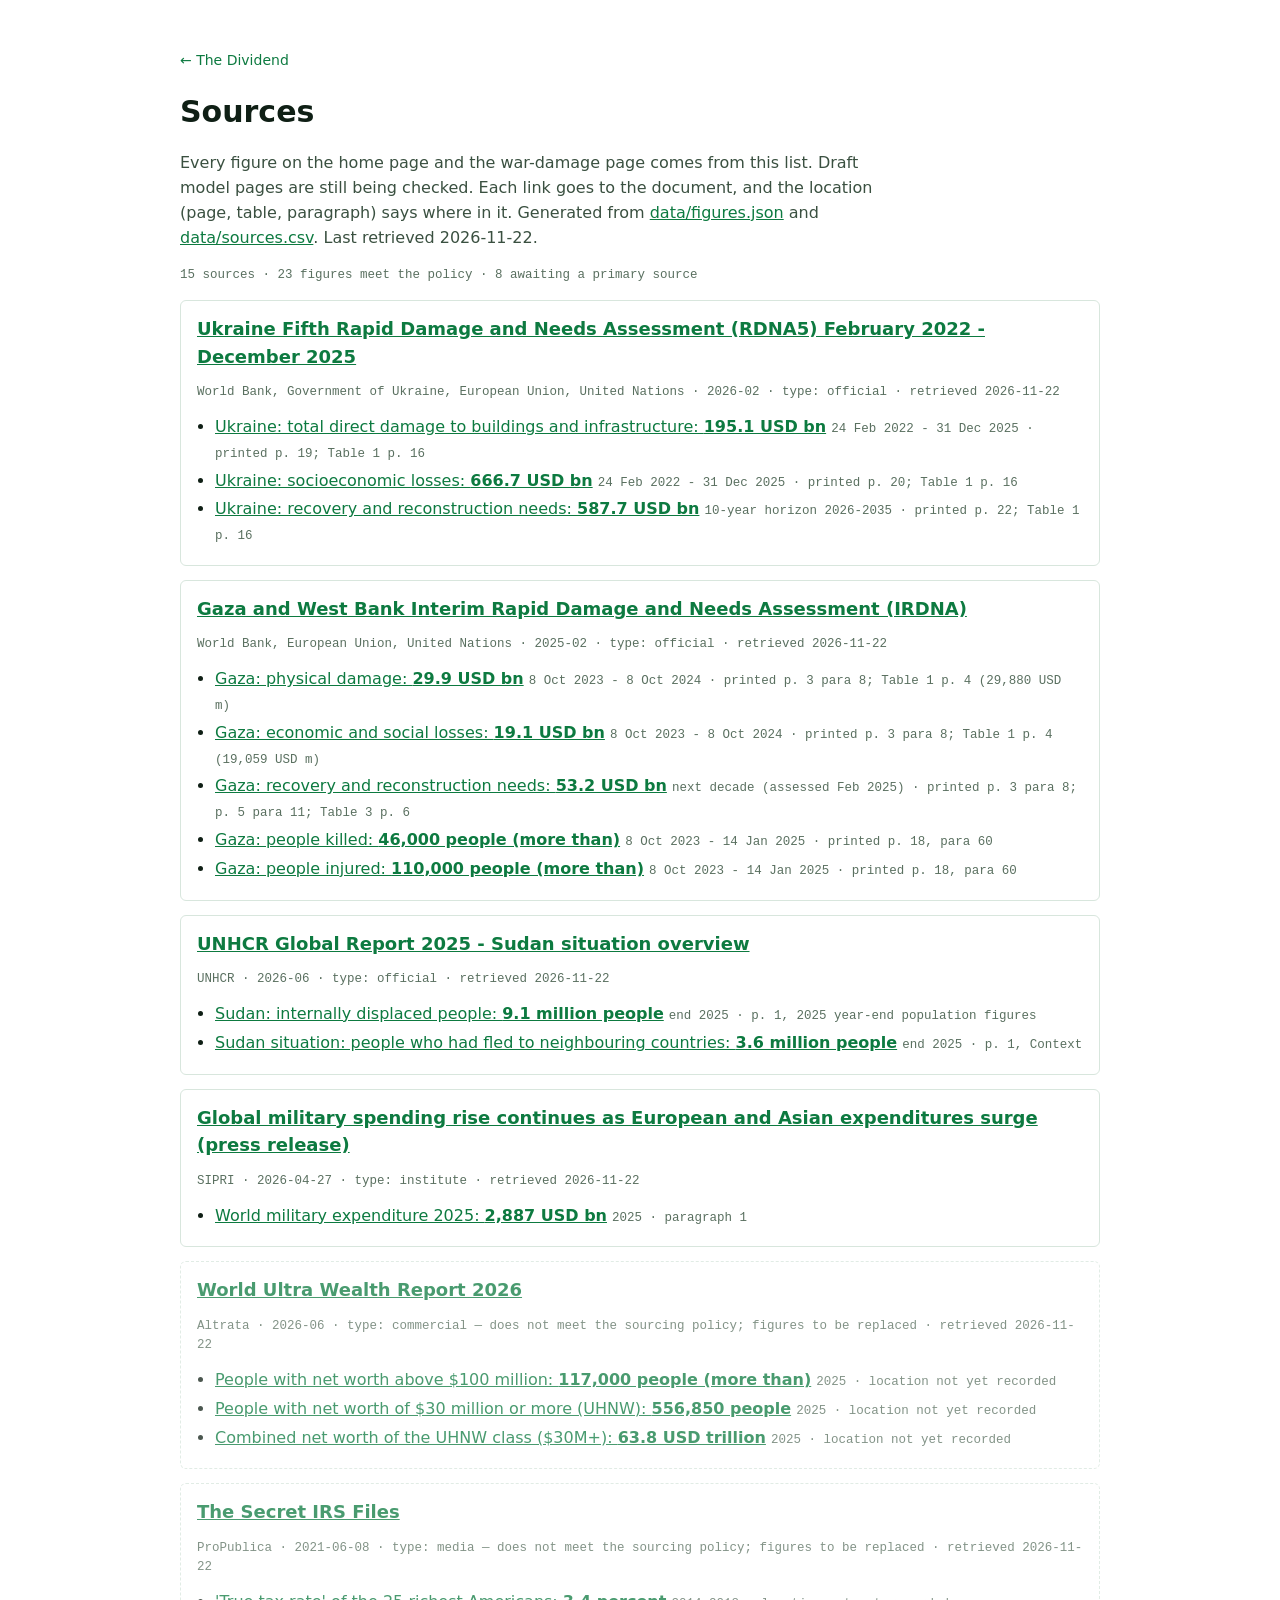
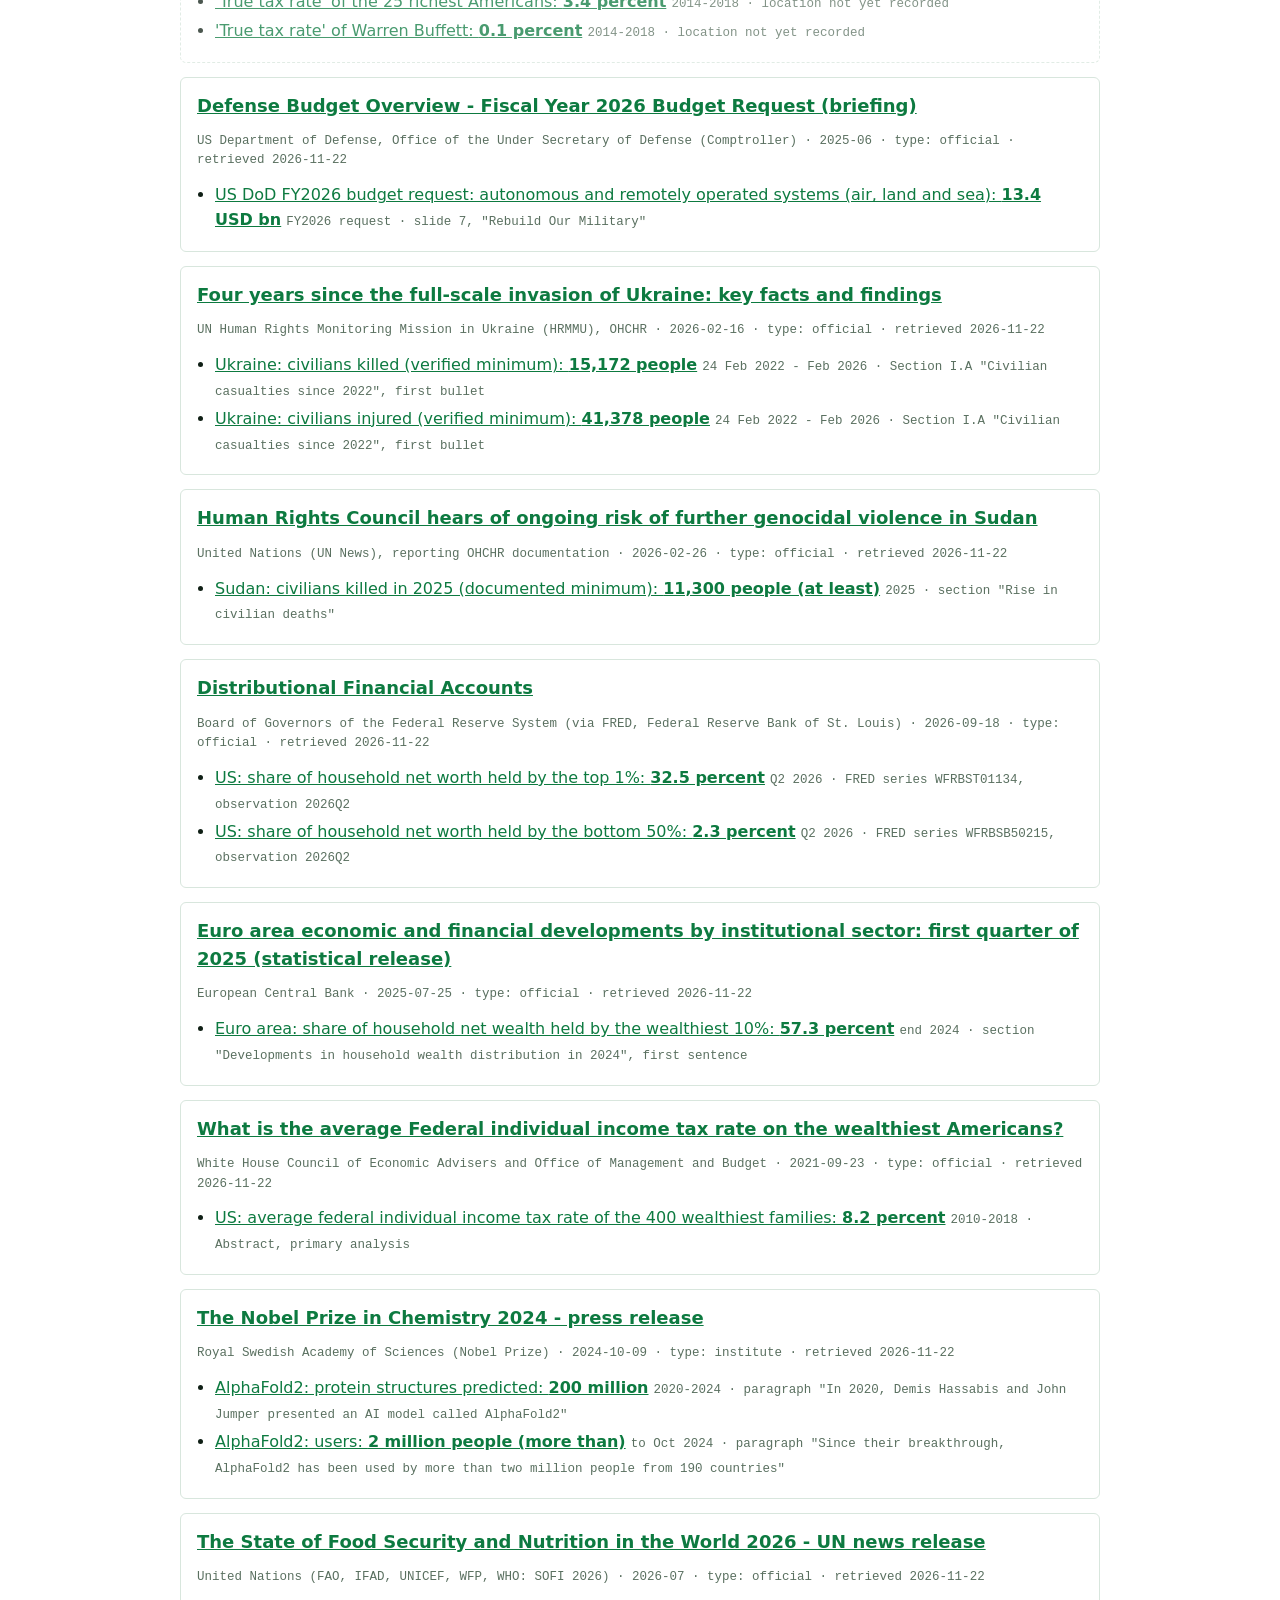
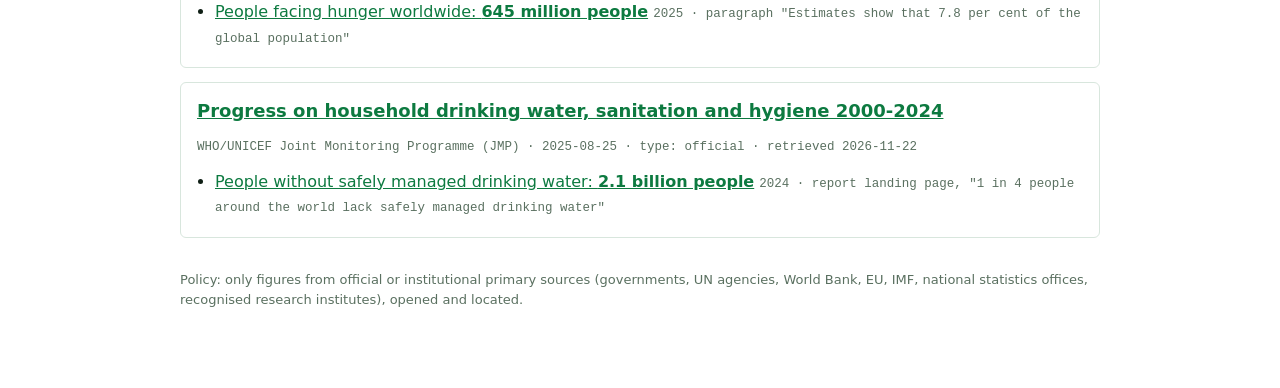
<file: sources.html>
<!DOCTYPE html>
<html lang="en"><head><meta charset="utf-8"><meta name="viewport" content="width=device-width,initial-scale=1">
<meta name="robots" content="noindex, nofollow">
<title>Sources — The Dividend</title>
<link rel="stylesheet" href="assets/register.css">
</head><body><main class="reg">
<p class="back"><a href="index.html">← The Dividend</a></p>
<h1>Sources</h1>
<p class="lead">Every figure on the home page and the war-damage page comes from this list. Draft model pages are still being checked. Each link goes to the document, and the location (page, table, paragraph) says where in it. Generated from <a href="data/figures.json">data/figures.json</a> and <a href="data/sources.csv">data/sources.csv</a>. Last retrieved 2026-11-22.</p>
<p class="count">15 sources · 23 figures meet the policy · 8 awaiting a primary source</p>
<section class="src"><h2><a href="https://ukraine.un.org/sites/default/files/2026-02/P514499-22f93f3a-4278-42bc-b907-db9553d12069.pdf">Ukraine Fifth Rapid Damage and Needs Assessment (RDNA5) February 2022 - December 2025</a></h2><p class=meta>World Bank, Government of Ukraine, European Union, United Nations · 2026-02 · type: official · retrieved 2026-11-22</p><ul><li><a href="https://ukraine.un.org/sites/default/files/2026-02/P514499-22f93f3a-4278-42bc-b907-db9553d12069.pdf">Ukraine: total direct damage to buildings and infrastructure: <b>195.1 USD bn</b></a> <span class=loc>24 Feb 2022 - 31 Dec 2025 · printed p. 19; Table 1 p. 16</span></li><li><a href="https://ukraine.un.org/sites/default/files/2026-02/P514499-22f93f3a-4278-42bc-b907-db9553d12069.pdf">Ukraine: socioeconomic losses: <b>666.7 USD bn</b></a> <span class=loc>24 Feb 2022 - 31 Dec 2025 · printed p. 20; Table 1 p. 16</span></li><li><a href="https://ukraine.un.org/sites/default/files/2026-02/P514499-22f93f3a-4278-42bc-b907-db9553d12069.pdf">Ukraine: recovery and reconstruction needs: <b>587.7 USD bn</b></a> <span class=loc>10-year horizon 2026-2035 · printed p. 22; Table 1 p. 16</span></li></ul></section>
<section class="src"><h2><a href="https://thedocs.worldbank.org/en/doc/133c3304e29086819c1119fe8e85366b-0280012025/original/Gaza-RDNA-final-med.pdf">Gaza and West Bank Interim Rapid Damage and Needs Assessment (IRDNA)</a></h2><p class=meta>World Bank, European Union, United Nations · 2025-02 · type: official · retrieved 2026-11-22</p><ul><li><a href="https://thedocs.worldbank.org/en/doc/133c3304e29086819c1119fe8e85366b-0280012025/original/Gaza-RDNA-final-med.pdf">Gaza: physical damage: <b>29.9 USD bn</b></a> <span class=loc>8 Oct 2023 - 8 Oct 2024 · printed p. 3 para 8; Table 1 p. 4 (29,880 USD m)</span></li><li><a href="https://thedocs.worldbank.org/en/doc/133c3304e29086819c1119fe8e85366b-0280012025/original/Gaza-RDNA-final-med.pdf">Gaza: economic and social losses: <b>19.1 USD bn</b></a> <span class=loc>8 Oct 2023 - 8 Oct 2024 · printed p. 3 para 8; Table 1 p. 4 (19,059 USD m)</span></li><li><a href="https://thedocs.worldbank.org/en/doc/133c3304e29086819c1119fe8e85366b-0280012025/original/Gaza-RDNA-final-med.pdf">Gaza: recovery and reconstruction needs: <b>53.2 USD bn</b></a> <span class=loc>next decade (assessed Feb 2025) · printed p. 3 para 8; p. 5 para 11; Table 3 p. 6</span></li><li><a href="https://thedocs.worldbank.org/en/doc/133c3304e29086819c1119fe8e85366b-0280012025/original/Gaza-RDNA-final-med.pdf">Gaza: people killed: <b>46,000 people (more than)</b></a> <span class=loc>8 Oct 2023 - 14 Jan 2025 · printed p. 18, para 60</span></li><li><a href="https://thedocs.worldbank.org/en/doc/133c3304e29086819c1119fe8e85366b-0280012025/original/Gaza-RDNA-final-med.pdf">Gaza: people injured: <b>110,000 people (more than)</b></a> <span class=loc>8 Oct 2023 - 14 Jan 2025 · printed p. 18, para 60</span></li></ul></section>
<section class="src"><h2><a href="https://www.unhcr.org/sites/default/files/2026-06/global-report-2025-situation-overview-sudan.pdf">UNHCR Global Report 2025 - Sudan situation overview</a></h2><p class=meta>UNHCR · 2026-06 · type: official · retrieved 2026-11-22</p><ul><li><a href="https://www.unhcr.org/sites/default/files/2026-06/global-report-2025-situation-overview-sudan.pdf">Sudan: internally displaced people: <b>9.1 million people</b></a> <span class=loc>end 2025 · p. 1, 2025 year-end population figures</span></li><li><a href="https://www.unhcr.org/sites/default/files/2026-06/global-report-2025-situation-overview-sudan.pdf">Sudan situation: people who had fled to neighbouring countries: <b>3.6 million people</b></a> <span class=loc>end 2025 · p. 1, Context</span></li></ul></section>
<section class="src"><h2><a href="https://www.sipri.org/media/press-release/2026/global-military-spending-surges-2025">Global military spending rise continues as European and Asian expenditures surge (press release)</a></h2><p class=meta>SIPRI · 2026-04-27 · type: institute · retrieved 2026-11-22</p><ul><li><a href="https://www.sipri.org/media/press-release/2026/global-military-spending-surges-2025">World military expenditure 2025: <b>2,887 USD bn</b></a> <span class=loc>2025 · paragraph 1</span></li></ul></section>
<section class="src no"><h2><a href="https://altrata.com/wp-content/uploads/2026/06/Altrata_World-Ultra-Wealth-Report-2026_FINAL.pdf">World Ultra Wealth Report 2026</a></h2><p class=meta>Altrata · 2026-06 · type: commercial — does not meet the sourcing policy; figures to be replaced · retrieved 2026-11-22</p><ul><li><a href="https://altrata.com/wp-content/uploads/2026/06/Altrata_World-Ultra-Wealth-Report-2026_FINAL.pdf">People with net worth above $100 million: <b>117,000 people (more than)</b></a> <span class=loc>2025 · location not yet recorded</span></li><li><a href="https://altrata.com/wp-content/uploads/2026/06/Altrata_World-Ultra-Wealth-Report-2026_FINAL.pdf">People with net worth of $30 million or more (UHNW): <b>556,850 people</b></a> <span class=loc>2025 · location not yet recorded</span></li><li><a href="https://altrata.com/wp-content/uploads/2026/06/Altrata_World-Ultra-Wealth-Report-2026_FINAL.pdf">Combined net worth of the UHNW class ($30M+): <b>63.8 USD trillion</b></a> <span class=loc>2025 · location not yet recorded</span></li></ul></section>
<section class="src no"><h2><a href="https://www.propublica.org/article/the-secret-irs-files-trove-of-never-before-seen-records-reveal-how-the-wealthiest-avoid-income-tax">The Secret IRS Files</a></h2><p class=meta>ProPublica · 2021-06-08 · type: media — does not meet the sourcing policy; figures to be replaced · retrieved 2026-11-22</p><ul><li><a href="https://www.propublica.org/article/the-secret-irs-files-trove-of-never-before-seen-records-reveal-how-the-wealthiest-avoid-income-tax">&#x27;True tax rate&#x27; of the 25 richest Americans: <b>3.4 percent</b></a> <span class=loc>2014-2018 · location not yet recorded</span></li><li><a href="https://www.propublica.org/article/the-secret-irs-files-trove-of-never-before-seen-records-reveal-how-the-wealthiest-avoid-income-tax">&#x27;True tax rate&#x27; of Warren Buffett: <b>0.1 percent</b></a> <span class=loc>2014-2018 · location not yet recorded</span></li></ul></section>
<section class="src"><h2><a href="https://comptroller.defense.gov/Portals/45/Documents/defbudget/FY2026/FY2026_Budget_Request.pdf">Defense Budget Overview - Fiscal Year 2026 Budget Request (briefing)</a></h2><p class=meta>US Department of Defense, Office of the Under Secretary of Defense (Comptroller) · 2025-06 · type: official · retrieved 2026-11-22</p><ul><li><a href="https://comptroller.defense.gov/Portals/45/Documents/defbudget/FY2026/FY2026_Budget_Request.pdf">US DoD FY2026 budget request: autonomous and remotely operated systems (air, land and sea): <b>13.4 USD bn</b></a> <span class=loc>FY2026 request · slide 7, &quot;Rebuild Our Military&quot;</span></li></ul></section>
<section class="src"><h2><a href="https://ukraine.un.org/en/310529-four-years-full%E2%80%91scale-invasion-ukraine-key-facts-and-findings-february-2026">Four years since the full-scale invasion of Ukraine: key facts and findings</a></h2><p class=meta>UN Human Rights Monitoring Mission in Ukraine (HRMMU), OHCHR · 2026-02-16 · type: official · retrieved 2026-11-22</p><ul><li><a href="https://reliefweb.int/report/ukraine/four-years-full-scale-invasion-ukraine-key-facts-and-findings-february-2026">Ukraine: civilians killed (verified minimum): <b>15,172 people</b></a> <span class=loc>24 Feb 2022 - Feb 2026 · Section I.A &quot;Civilian casualties since 2022&quot;, first bullet</span></li><li><a href="https://reliefweb.int/report/ukraine/four-years-full-scale-invasion-ukraine-key-facts-and-findings-february-2026">Ukraine: civilians injured (verified minimum): <b>41,378 people</b></a> <span class=loc>24 Feb 2022 - Feb 2026 · Section I.A &quot;Civilian casualties since 2022&quot;, first bullet</span></li></ul></section>
<section class="src"><h2><a href="https://news.un.org/en/story/2026/02/1167044">Human Rights Council hears of ongoing risk of further genocidal violence in Sudan</a></h2><p class=meta>United Nations (UN News), reporting OHCHR documentation · 2026-02-26 · type: official · retrieved 2026-11-22</p><ul><li><a href="https://news.un.org/en/story/2026/02/1167044">Sudan: civilians killed in 2025 (documented minimum): <b>11,300 people (at least)</b></a> <span class=loc>2025 · section &quot;Rise in civilian deaths&quot;</span></li></ul></section>
<section class="src"><h2><a href="https://www.federalreserve.gov/releases/z1/dataviz/dfa/">Distributional Financial Accounts</a></h2><p class=meta>Board of Governors of the Federal Reserve System (via FRED, Federal Reserve Bank of St. Louis) · 2026-09-18 · type: official · retrieved 2026-11-22</p><ul><li><a href="https://fred.stlouisfed.org/series/WFRBST01134">US: share of household net worth held by the top 1%: <b>32.5 percent</b></a> <span class=loc>Q2 2026 · FRED series WFRBST01134, observation 2026Q2</span></li><li><a href="https://fred.stlouisfed.org/series/WFRBSB50215">US: share of household net worth held by the bottom 50%: <b>2.3 percent</b></a> <span class=loc>Q2 2026 · FRED series WFRBSB50215, observation 2026Q2</span></li></ul></section>
<section class="src"><h2><a href="https://www.ecb.europa.eu/press/stats/ffi/html/ecb.eaefd_full2025q1~01d6c6e0e3.en.html">Euro area economic and financial developments by institutional sector: first quarter of 2025 (statistical release)</a></h2><p class=meta>European Central Bank · 2025-07-25 · type: official · retrieved 2026-11-22</p><ul><li><a href="https://www.ecb.europa.eu/press/stats/ffi/html/ecb.eaefd_full2025q1~01d6c6e0e3.en.html">Euro area: share of household net wealth held by the wealthiest 10%: <b>57.3 percent</b></a> <span class=loc>end 2024 · section &quot;Developments in household wealth distribution in 2024&quot;, first sentence</span></li></ul></section>
<section class="src"><h2><a href="https://bidenwhitehouse.archives.gov/cea/written-materials/2021/09/23/what-is-the-average-federal-individual-income-tax-rate-on-the-wealthiest-americans/">What is the average Federal individual income tax rate on the wealthiest Americans?</a></h2><p class=meta>White House Council of Economic Advisers and Office of Management and Budget · 2021-09-23 · type: official · retrieved 2026-11-22</p><ul><li><a href="https://bidenwhitehouse.archives.gov/cea/written-materials/2021/09/23/what-is-the-average-federal-individual-income-tax-rate-on-the-wealthiest-americans/">US: average federal individual income tax rate of the 400 wealthiest families: <b>8.2 percent</b></a> <span class=loc>2010-2018 · Abstract, primary analysis</span></li></ul></section>
<section class="src"><h2><a href="https://www.nobelprize.org/prizes/chemistry/2024/press-release/">The Nobel Prize in Chemistry 2024 - press release</a></h2><p class=meta>Royal Swedish Academy of Sciences (Nobel Prize) · 2024-10-09 · type: institute · retrieved 2026-11-22</p><ul><li><a href="https://www.nobelprize.org/prizes/chemistry/2024/press-release/">AlphaFold2: protein structures predicted: <b>200 million</b></a> <span class=loc>2020-2024 · paragraph &quot;In 2020, Demis Hassabis and John Jumper presented an AI model called AlphaFold2&quot;</span></li><li><a href="https://www.nobelprize.org/prizes/chemistry/2024/press-release/">AlphaFold2: users: <b>2 million people (more than)</b></a> <span class=loc>to Oct 2024 · paragraph &quot;Since their breakthrough, AlphaFold2 has been used by more than two million people from 190 countries&quot;</span></li></ul></section>
<section class="src"><h2><a href="https://www.un.org/es/node/246095">The State of Food Security and Nutrition in the World 2026 - UN news release</a></h2><p class=meta>United Nations (FAO, IFAD, UNICEF, WFP, WHO: SOFI 2026) · 2026-07 · type: official · retrieved 2026-11-22</p><ul><li><a href="https://www.un.org/es/node/246095">People facing hunger worldwide: <b>645 million people</b></a> <span class=loc>2025 · paragraph &quot;Estimates show that 7.8 per cent of the global population&quot;</span></li></ul></section>
<section class="src"><h2><a href="https://data.unicef.org/resources/jmp-report-2025/">Progress on household drinking water, sanitation and hygiene 2000-2024</a></h2><p class=meta>WHO/UNICEF Joint Monitoring Programme (JMP) · 2025-08-25 · type: official · retrieved 2026-11-22</p><ul><li><a href="https://data.unicef.org/resources/jmp-report-2025/">People without safely managed drinking water: <b>2.1 billion people</b></a> <span class=loc>2024 · report landing page, &quot;1 in 4 people around the world lack safely managed drinking water&quot;</span></li></ul></section>
<p class="foot">Policy: only figures from official or institutional primary sources (governments, UN agencies, World Bank, EU, IMF, national statistics offices, recognised research institutes), opened and located.</p>
</main></body></html>
</file>
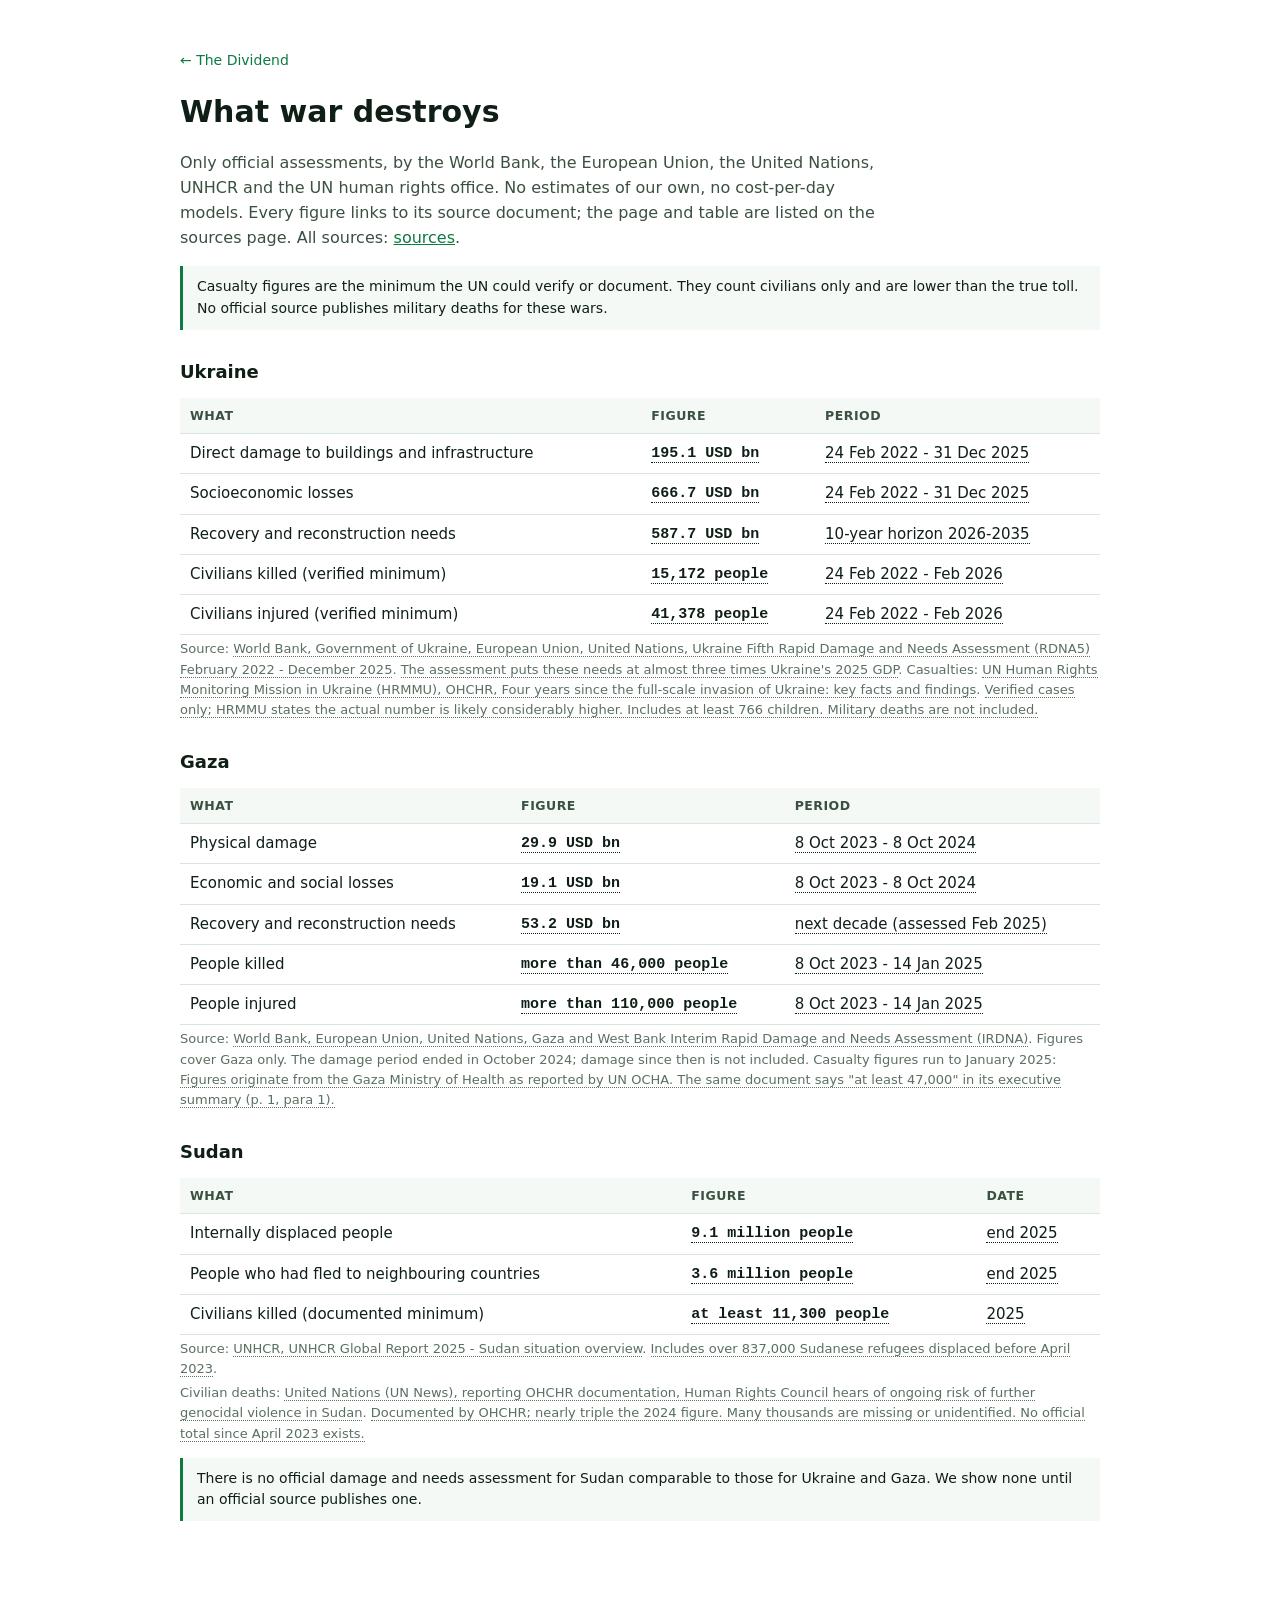
<file: war-damage.html>
<!DOCTYPE html>
<html lang="en"><head><meta charset="utf-8"><meta name="viewport" content="width=device-width,initial-scale=1">
<meta name="robots" content="noindex, nofollow">
<title>What war destroys — official assessments | The Dividend</title>
<link rel="stylesheet" href="assets/register.css">
</head><body><main class="reg">
<p class="back"><a href="index.html">← The Dividend</a></p>
<h1>What war destroys</h1>
<p class="lead">Only official assessments, by the World Bank, the European Union, the United Nations, UNHCR and the UN human rights office. No estimates of our own, no cost-per-day models. Every figure links to its source document; the page and table are listed on the sources page. All sources: <a href="sources.html">sources</a>.</p>
<p class="note">Casualty figures are the minimum the UN could verify or document. They count civilians only and are lower than the true toll. No official source publishes military deaths for these wars.</p>

<section class="case"><h2>Ukraine</h2>
<table class="figs"><thead><tr><th>What</th><th>Figure</th><th>Period</th></tr></thead><tbody>
<tr><td>Direct damage to buildings and infrastructure</td><td class="num"><span data-fig="ua_damage_2025"></span></td><td><span data-fig="ua_damage_2025" data-show="period"></span></td></tr>
<tr><td>Socioeconomic losses</td><td class="num"><span data-fig="ua_losses_2025"></span></td><td><span data-fig="ua_losses_2025" data-show="period"></span></td></tr>
<tr><td>Recovery and reconstruction needs</td><td class="num"><span data-fig="ua_needs_2026_35"></span></td><td><span data-fig="ua_needs_2026_35" data-show="period"></span></td></tr>
<tr><td>Civilians killed (verified minimum)</td><td class="num"><span data-fig="ua_civ_killed"></span></td><td><span data-fig="ua_civ_killed" data-show="period"></span></td></tr>
<tr><td>Civilians injured (verified minimum)</td><td class="num"><span data-fig="ua_civ_injured"></span></td><td><span data-fig="ua_civ_injured" data-show="period"></span></td></tr>
</tbody></table>
<p class="src-line">Source: <span data-fig="ua_damage_2025" data-show="source"></span>. <span data-fig="ua_needs_2026_35" data-show="note"></span>. Casualties: <span data-fig="ua_civ_killed" data-show="source"></span>. <span data-fig="ua_civ_killed" data-show="note"></span></p>
</section>

<section class="case"><h2>Gaza</h2>
<table class="figs"><thead><tr><th>What</th><th>Figure</th><th>Period</th></tr></thead><tbody>
<tr><td>Physical damage</td><td class="num"><span data-fig="gaza_damage_2024"></span></td><td><span data-fig="gaza_damage_2024" data-show="period"></span></td></tr>
<tr><td>Economic and social losses</td><td class="num"><span data-fig="gaza_losses_2024"></span></td><td><span data-fig="gaza_losses_2024" data-show="period"></span></td></tr>
<tr><td>Recovery and reconstruction needs</td><td class="num"><span data-fig="gaza_needs"></span></td><td><span data-fig="gaza_needs" data-show="period"></span></td></tr>
<tr><td>People killed</td><td class="num"><span data-fig="gaza_killed_2025"></span></td><td><span data-fig="gaza_killed_2025" data-show="period"></span></td></tr>
<tr><td>People injured</td><td class="num"><span data-fig="gaza_injured_2025"></span></td><td><span data-fig="gaza_injured_2025" data-show="period"></span></td></tr>
</tbody></table>
<p class="src-line">Source: <span data-fig="gaza_damage_2024" data-show="source"></span>. Figures cover Gaza only. The damage period ended in October 2024; damage since then is not included. Casualty figures run to January 2025: <span data-fig="gaza_killed_2025" data-show="note"></span></p>
</section>

<section class="case"><h2>Sudan</h2>
<table class="figs"><thead><tr><th>What</th><th>Figure</th><th>Date</th></tr></thead><tbody>
<tr><td>Internally displaced people</td><td class="num"><span data-fig="sd_idp_end2025"></span></td><td><span data-fig="sd_idp_end2025" data-show="period"></span></td></tr>
<tr><td>People who had fled to neighbouring countries</td><td class="num"><span data-fig="sd_fled_neighbours_end2025"></span></td><td><span data-fig="sd_fled_neighbours_end2025" data-show="period"></span></td></tr>
<tr><td>Civilians killed (documented minimum)</td><td class="num"><span data-fig="sd_civ_killed_2025"></span></td><td><span data-fig="sd_civ_killed_2025" data-show="period"></span></td></tr>
</tbody></table>
<p class="src-line">Source: <span data-fig="sd_idp_end2025" data-show="source"></span>. <span data-fig="sd_fled_neighbours_end2025" data-show="note"></span>.</p>
<p class="src-line">Civilian deaths: <span data-fig="sd_civ_killed_2025" data-show="source"></span>. <span data-fig="sd_civ_killed_2025" data-show="note"></span></p>
<p class="note">There is no official damage and needs assessment for Sudan comparable to those for Ukraine and Gaza. We show none until an official source publishes one.</p>
</section>

</main>
<script src="assets/figures.js"></script>
</body></html>
</file>
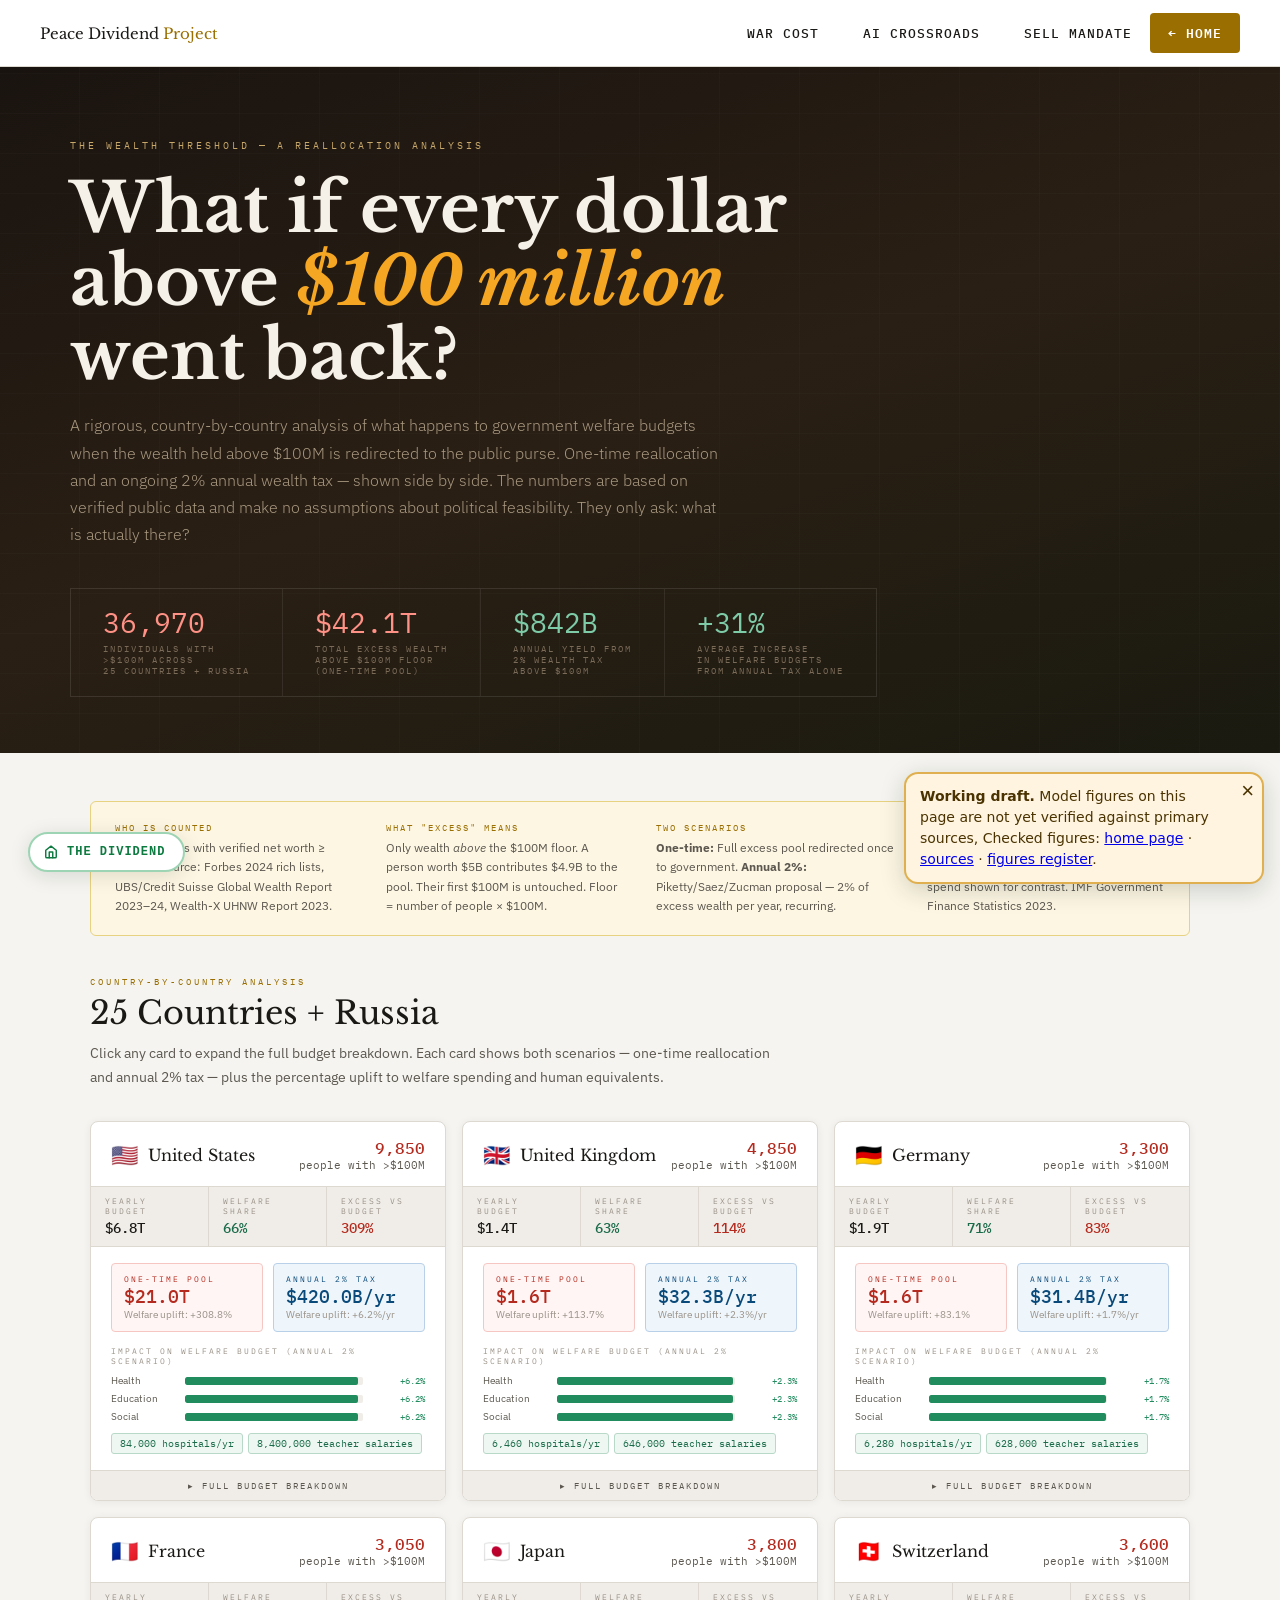
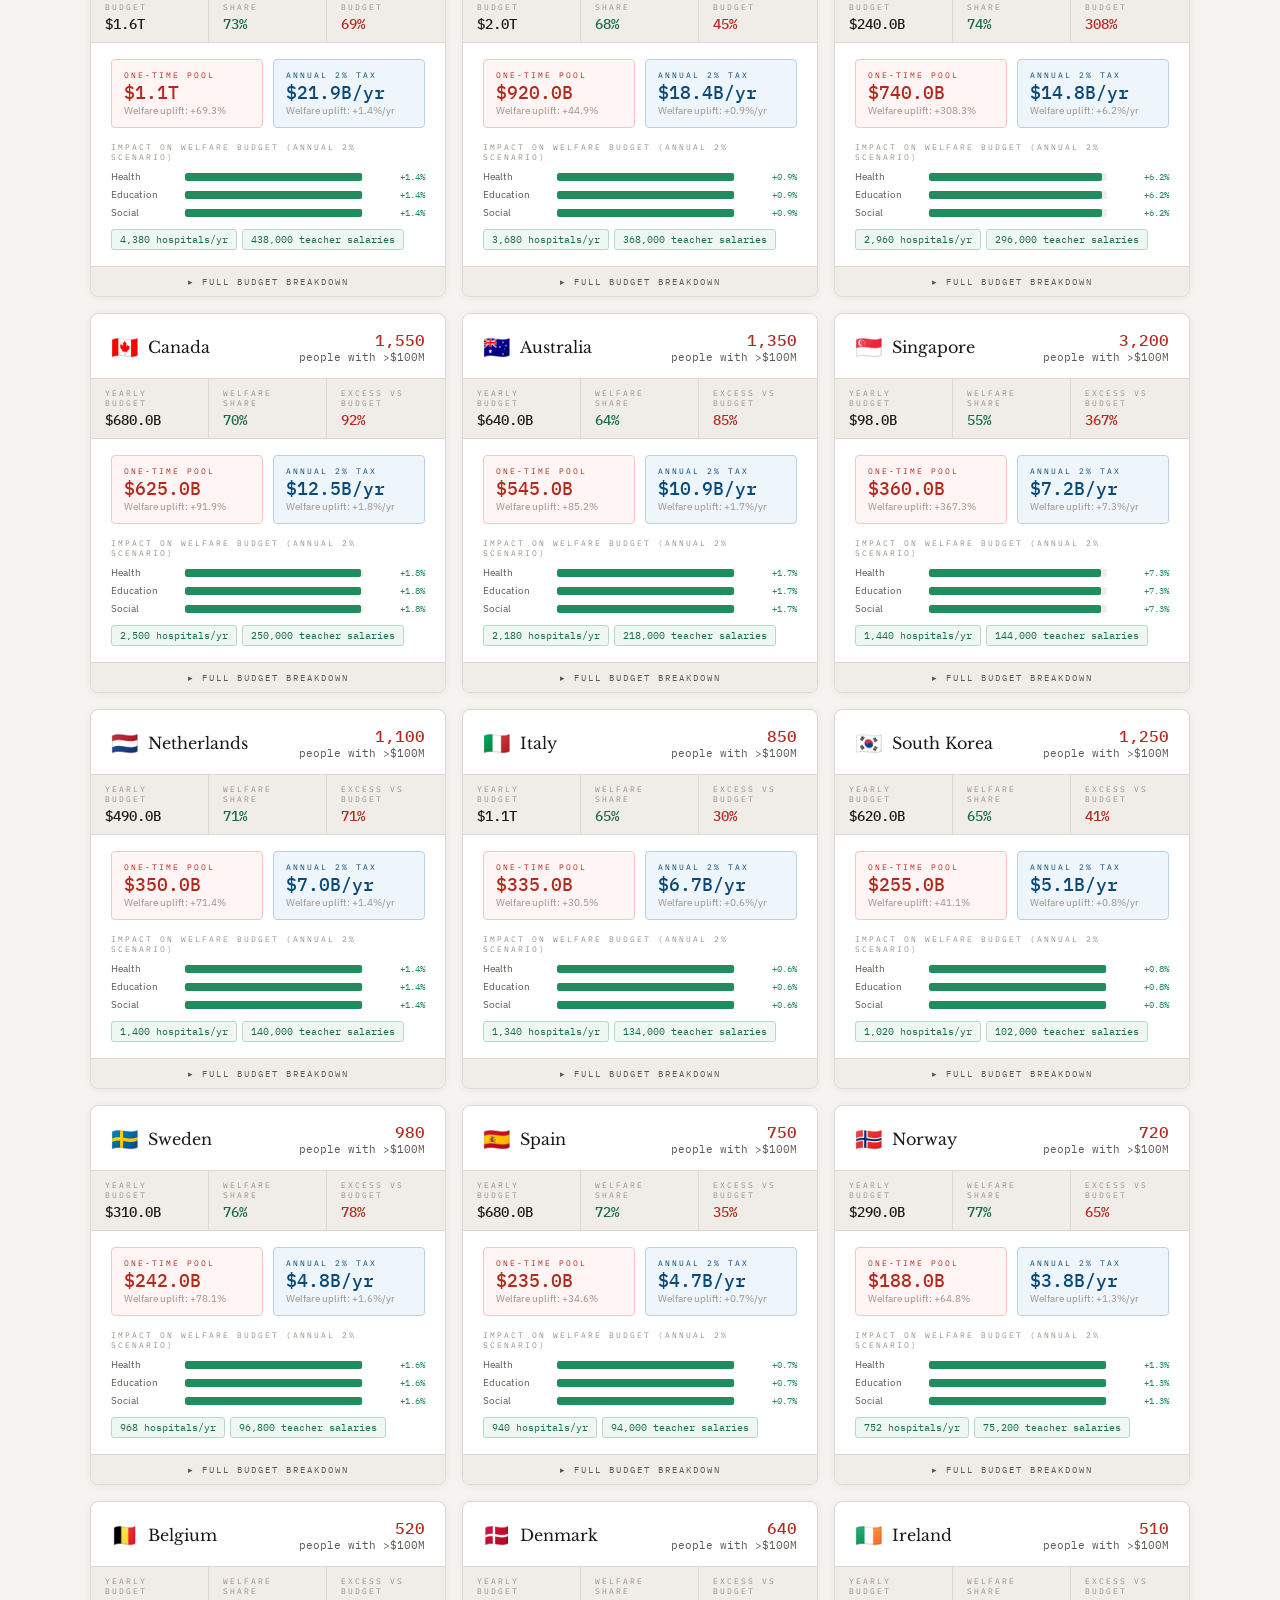
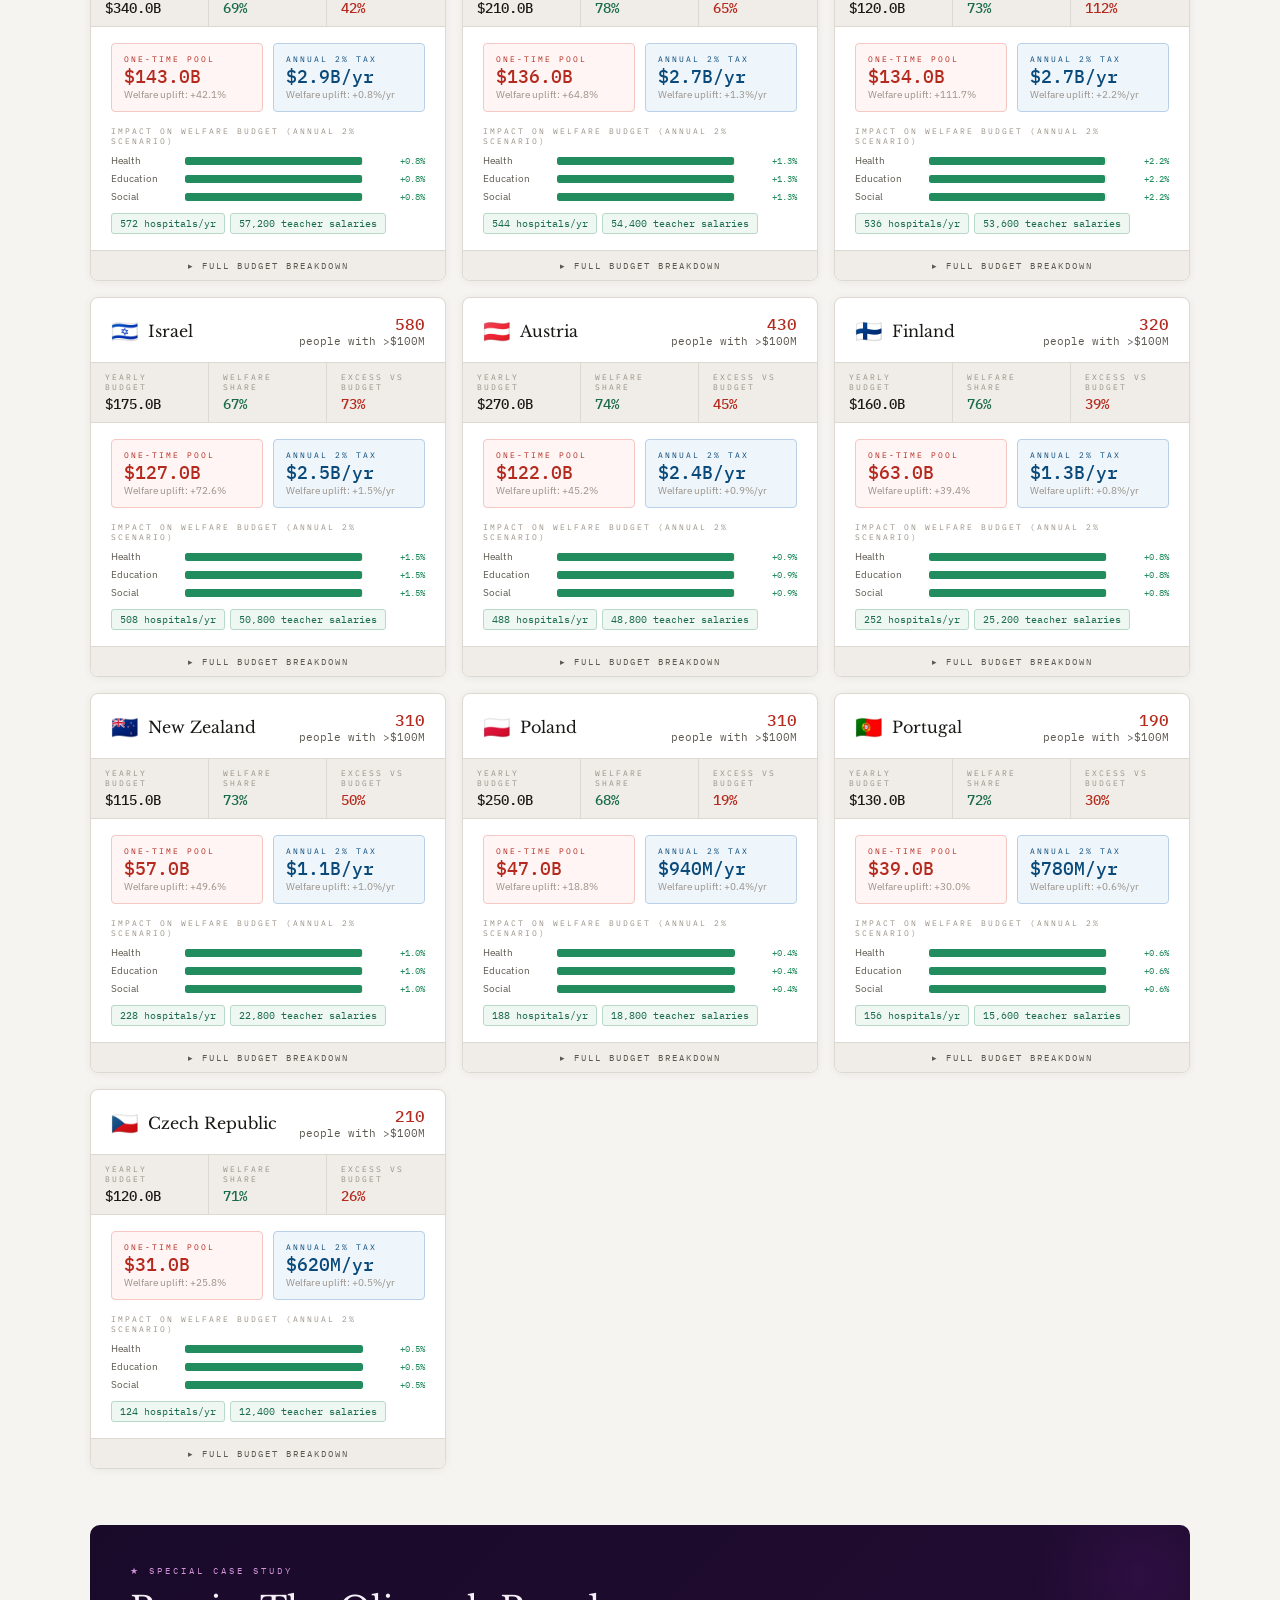
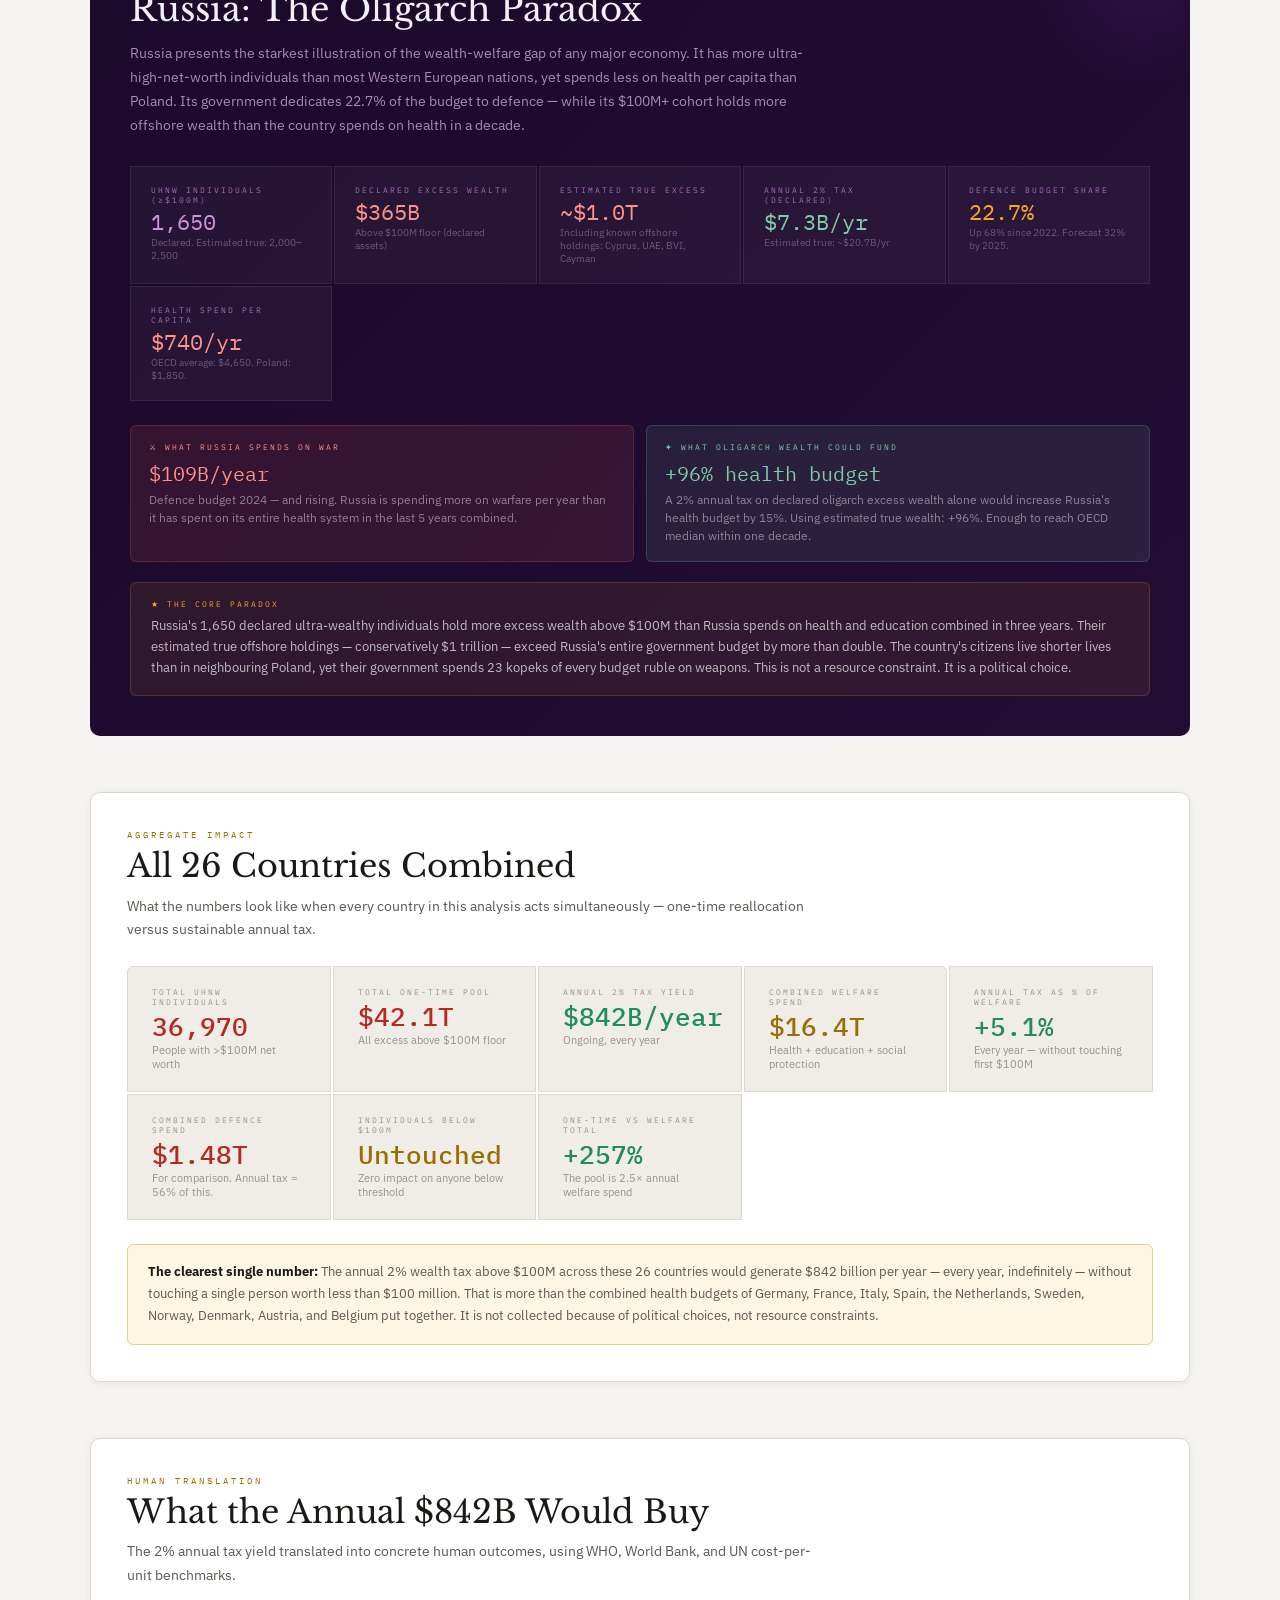
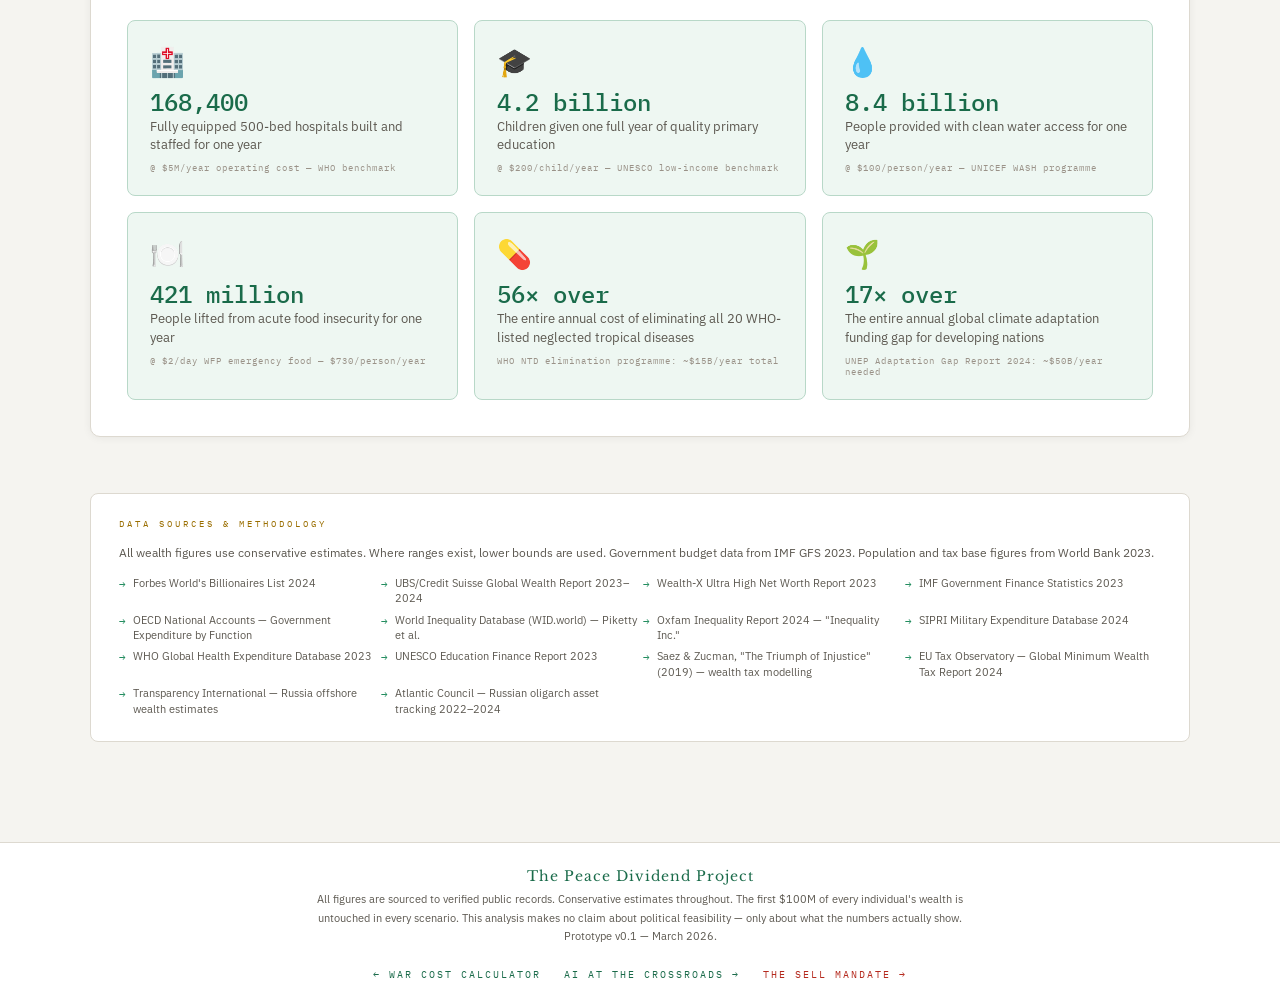
<file: wealth-threshold.html>
<!DOCTYPE html>
<html lang="en">
<head>
<meta name="robots" content="noindex, nofollow">
<meta charset="UTF-8">
<meta name="viewport" content="width=device-width, initial-scale=1.0">
<title>The Wealth Threshold — Peace Dividend Project</title>
<link href="https://fonts.googleapis.com/css2?family=Libre+Baskerville:ital,wght@0,400;0,700;1,400&family=IBM+Plex+Sans:wght@300;400;500;600&family=IBM+Plex+Mono:wght@400;500&display=swap" rel="stylesheet">
<style>
:root {
  --red:#b52a1e; --red-bg:#fef5f4; --red-border:#f5c6c2;
  --green:#1a6b4a; --green-light:#218c5e; --green-bg:#eef7f2; --green-border:#b8d8c8;
  --gold:#9a6e00; --gold-bg:#fdf6e3; --gold-border:#e6d280;
  --blue:#0a4a7a; --blue-bg:#eef5fb; --blue-border:#b8d0e8;
  --russia:#7b1fa2; --russia-bg:#f5eeff; --russia-border:#d4b0e8;
  --bg:#f5f4f0; --bg2:#ffffff; --bg3:#f0ede8;
  --text:#1a1916; --text-dim:#5c5850; --text-faint:#9a9288;
  --border:#ddd9d0; --border-strong:#c8c0b4;
  --shadow:0 1px 8px rgba(0,0,0,0.06); --shadow-md:0 4px 24px rgba(0,0,0,0.09);
}
*{margin:0;padding:0;box-sizing:border-box;}
html{scroll-behavior:smooth;}
body{font-family:'IBM Plex Sans',sans-serif;background:var(--bg);color:var(--text);min-height:100vh;overflow-x:hidden;font-size:14px;}

/* NAV */
nav{background:#fff;border-bottom:1px solid var(--border);padding:13px 40px;display:flex;align-items:center;justify-content:space-between;position:sticky;top:0;z-index:200;box-shadow:var(--shadow);}
.nav-logo{font-family:'Libre Baskerville',serif;font-size:15px;color:var(--text);}
.nav-logo span{color:var(--gold);}
.nav-links{display:flex;gap:20px;}
.nav-link{font-family:'IBM Plex Mono',monospace;font-size:13px;letter-spacing:1px;text-transform:uppercase;color:var(--text);text-decoration:none;transition:all 0.2s;padding:6px 12px;border-radius:3px;font-weight:500;}.nav-link:hover{background:rgba(200,168,106,0.12);color:var(--gold);}


/* HERO */
.hero{background:linear-gradient(160deg,#1a1410 0%,#2a1f14 50%,#1a1a10 100%);padding:72px 40px 56px;position:relative;overflow:hidden;}
.hero::after{content:'';position:absolute;inset:0;background:repeating-linear-gradient(0deg,transparent,transparent 39px,rgba(255,255,255,0.015) 39px,rgba(255,255,255,0.015) 40px),repeating-linear-gradient(90deg,transparent,transparent 79px,rgba(255,255,255,0.015) 79px,rgba(255,255,255,0.015) 80px);pointer-events:none;}
.hero-inner{max-width:1140px;margin:0 auto;position:relative;z-index:1;}
.hero-tag{font-family:'IBM Plex Mono',monospace;font-size:10px;letter-spacing:3px;text-transform:uppercase;color:#c8a86a;margin-bottom:20px;}
.hero h1{font-family:'Libre Baskerville',serif;font-size:clamp(36px,5.5vw,68px);color:#f5f0e8;line-height:1.08;margin-bottom:20px;}
.hero h1 em{font-style:italic;color:#f5a623;}
.hero-sub{font-size:16px;color:#a89880;font-weight:300;max-width:660px;line-height:1.7;margin-bottom:40px;}
.hero-numbers{display:grid;grid-template-columns:repeat(4,auto);gap:0;width:fit-content;border:1px solid rgba(255,255,255,0.1);}
.hero-num{padding:20px 32px;border-right:1px solid rgba(255,255,255,0.08);}
.hero-num:last-child{border-right:none;}
.hero-num-val{font-family:'IBM Plex Mono',monospace;font-size:28px;color:#f5f0e8;line-height:1;margin-bottom:6px;}
.hero-num-val.red{color:#ff9186;}
.hero-num-val.green{color:#7ecba8;}
.hero-num-label{font-family:'IBM Plex Mono',monospace;font-size:9px;letter-spacing:2px;text-transform:uppercase;color:#7a6a58;}

/* MAIN */
main{max-width:1140px;margin:0 auto;padding:48px 20px 100px;}

/* METHODOLOGY BOX */
.method-box{background:var(--gold-bg);border:1.5px solid var(--gold-border);border-radius:6px;padding:20px 24px;margin-bottom:40px;display:flex;gap:32px;flex-wrap:wrap;align-items:flex-start;}
.method-item{flex:1;min-width:200px;}
.method-label{font-family:'IBM Plex Mono',monospace;font-size:9px;letter-spacing:2px;text-transform:uppercase;color:var(--gold);margin-bottom:5px;}
.method-text{font-size:12px;color:var(--text-dim);line-height:1.6;}

/* SECTION */
.sec-eye{font-family:'IBM Plex Mono',monospace;font-size:9px;letter-spacing:3px;text-transform:uppercase;color:var(--gold);margin-bottom:8px;}
.sec-title{font-family:'Libre Baskerville',serif;font-size:clamp(22px,3vw,32px);color:var(--text);margin-bottom:10px;line-height:1.15;}
.sec-body{font-size:14px;color:var(--text-dim);line-height:1.7;max-width:700px;margin-bottom:32px;}

/* SCENARIO TOGGLE */
.scenario-wrap{display:flex;align-items:center;gap:0;background:var(--bg3);border:1.5px solid var(--border-strong);border-radius:6px;overflow:hidden;width:fit-content;margin-bottom:32px;}
.scenario-btn{padding:10px 20px;font-family:'IBM Plex Mono',monospace;font-size:10px;letter-spacing:2px;text-transform:uppercase;cursor:pointer;background:transparent;border:none;color:var(--text-dim);transition:all 0.2s;}
.scenario-btn.active{background:var(--text);color:#fff;}
.scenario-divider{width:1px;background:var(--border-strong);height:40px;}

/* COUNTRY CARDS GRID */
.country-grid{display:grid;grid-template-columns:repeat(auto-fill,minmax(340px,1fr));gap:16px;margin-bottom:56px;}

.country-card{background:var(--bg2);border:1px solid var(--border);border-radius:8px;overflow:hidden;box-shadow:var(--shadow);transition:box-shadow 0.25s,transform 0.2s;cursor:pointer;}
.country-card:hover{box-shadow:var(--shadow-md);transform:translateY(-1px);}
.country-card.russia-card{border-color:var(--russia-border);background:linear-gradient(135deg,#fff 0%,var(--russia-bg) 100%);}

.cc-head{padding:16px 20px 14px;border-bottom:1px solid var(--border);display:flex;align-items:center;justify-content:space-between;gap:12px;}
.cc-flag-name{display:flex;align-items:center;gap:10px;}
.cc-flag{font-size:22px;line-height:1;}
.cc-name{font-family:'Libre Baskerville',serif;font-size:16px;color:var(--text);}
.cc-uhnw{font-family:'IBM Plex Mono',monospace;font-size:11px;color:var(--text-dim);text-align:right;}
.cc-uhnw-num{font-size:16px;color:var(--red);display:block;font-weight:500;}

.cc-body{padding:16px 20px;}

/* TWO SCENARIO COLUMNS */
.cc-scenarios{display:grid;grid-template-columns:1fr 1fr;gap:10px;margin-bottom:14px;}
.cc-scenario{padding:10px 12px;border-radius:4px;}
.cc-scenario.onetime{background:var(--red-bg);border:1px solid var(--red-border);}
.cc-scenario.annual{background:var(--blue-bg);border:1px solid var(--blue-border);}
.cc-s-label{font-family:'IBM Plex Mono',monospace;font-size:8px;letter-spacing:2px;text-transform:uppercase;margin-bottom:4px;}
.cc-scenario.onetime .cc-s-label{color:var(--red);}
.cc-scenario.annual .cc-s-label{color:var(--blue);}
.cc-s-val{font-family:'IBM Plex Mono',monospace;font-size:18px;font-weight:500;line-height:1;}
.cc-scenario.onetime .cc-s-val{color:var(--red);}
.cc-scenario.annual .cc-s-val{color:var(--blue);}
.cc-s-sub{font-size:10px;color:var(--text-faint);margin-top:2px;}

/* WELFARE BARS */
.cc-welfare-label{font-family:'IBM Plex Mono',monospace;font-size:8px;letter-spacing:2px;text-transform:uppercase;color:var(--text-faint);margin-bottom:8px;}
.welfare-bars{display:flex;flex-direction:column;gap:5px;}
.wbar-row{display:grid;grid-template-columns:68px 1fr 56px;gap:6px;align-items:center;}
.wbar-name{font-size:10px;color:var(--text-dim);}
.wbar-track{height:8px;background:var(--bg3);border-radius:2px;overflow:hidden;position:relative;}
.wbar-base{height:100%;background:var(--green-bg);border:1px solid var(--green-border);border-radius:2px;position:absolute;left:0;top:0;}
.wbar-gain{height:100%;background:var(--green-light);border-radius:2px;position:absolute;left:0;top:0;transition:width 0.6s ease;}
.wbar-pct{font-family:'IBM Plex Mono',monospace;font-size:9px;text-align:right;}
.wbar-pct.up{color:var(--green-light);}
.wbar-pct.flat{color:var(--text-faint);}

/* HUMAN IMPACT PILLS */
.cc-human{margin-top:10px;display:flex;flex-wrap:wrap;gap:5px;}
.human-pill{font-size:10px;padding:3px 8px;border-radius:3px;background:var(--green-bg);border:1px solid var(--green-border);color:var(--green);font-family:'IBM Plex Mono',monospace;}

/* EXPAND BUTTON */
.cc-expand-btn{width:100%;padding:9px;background:var(--bg3);border:none;border-top:1px solid var(--border);font-family:'IBM Plex Mono',monospace;font-size:9px;letter-spacing:2px;text-transform:uppercase;color:var(--text-dim);cursor:pointer;transition:background 0.2s;}
.cc-expand-btn:hover{background:var(--border);}

/* EXPANDED DETAIL */
.cc-detail{display:none;padding:16px 20px;border-top:1px solid var(--border);background:var(--bg3);}
.cc-detail.open{display:block;}
.detail-grid{display:grid;grid-template-columns:1fr 1fr;gap:12px;margin-bottom:12px;}
.detail-item{}
.detail-label{font-family:'IBM Plex Mono',monospace;font-size:8px;letter-spacing:2px;text-transform:uppercase;color:var(--text-faint);margin-bottom:3px;}
.detail-val{font-family:'IBM Plex Mono',monospace;font-size:13px;color:var(--text);}
.detail-val.red{color:var(--red);}
.detail-val.green{color:var(--green-light);}
.defence-row{background:var(--red-bg);border:1px solid var(--red-border);border-radius:4px;padding:8px 12px;margin-top:8px;display:flex;justify-content:space-between;align-items:center;}
.defence-label{font-family:'IBM Plex Mono',monospace;font-size:9px;letter-spacing:2px;text-transform:uppercase;color:var(--red);}
.defence-val{font-family:'IBM Plex Mono',monospace;font-size:14px;color:var(--red);}

/* RUSSIA CALLOUT */
.russia-callout{background:linear-gradient(135deg,#1a0a2a 0%,#240d35 100%);border-radius:10px;padding:40px;margin-bottom:56px;position:relative;overflow:hidden;}
.russia-callout::before{content:'';position:absolute;top:-60px;right:-60px;width:220px;height:220px;background:radial-gradient(circle,rgba(123,31,162,0.15) 0%,transparent 70%);pointer-events:none;}
.russia-eye{font-family:'IBM Plex Mono',monospace;font-size:9px;letter-spacing:3px;text-transform:uppercase;color:#ce93d8;margin-bottom:12px;}
.russia-title{font-family:'Libre Baskerville',serif;font-size:clamp(22px,3vw,34px);color:#f5f0f8;margin-bottom:12px;}
.russia-sub{font-size:14px;color:#a88ab8;line-height:1.7;max-width:680px;margin-bottom:28px;}
.russia-stats-grid{display:grid;grid-template-columns:repeat(auto-fit,minmax(180px,1fr));gap:2px;margin-bottom:24px;}
.russia-stat{padding:18px 20px;background:rgba(255,255,255,0.04);border:1px solid rgba(255,255,255,0.07);}
.russia-stat-label{font-family:'IBM Plex Mono',monospace;font-size:8px;letter-spacing:2px;text-transform:uppercase;color:#9e6fb0;margin-bottom:6px;}
.russia-stat-val{font-family:'IBM Plex Mono',monospace;font-size:22px;line-height:1;}
.russia-stat-val.purple{color:#ce93d8;}
.russia-stat-val.red{color:#ff9186;}
.russia-stat-val.green{color:#7ecba8;}
.russia-stat-val.warn{color:#f5a623;}
.russia-stat-sub{font-size:10px;color:#6a5878;margin-top:3px;}
.russia-compare{display:grid;grid-template-columns:1fr 1fr;gap:12px;margin-bottom:20px;}
.russia-compare-card{border-radius:6px;padding:16px 18px;}
.russia-compare-card.dark{background:rgba(255,107,91,0.1);border:1px solid rgba(255,107,91,0.2);}
.russia-compare-card.light{background:rgba(126,203,168,0.1);border:1px solid rgba(126,203,168,0.2);}
.rc-label{font-family:'IBM Plex Mono',monospace;font-size:8px;letter-spacing:2px;text-transform:uppercase;margin-bottom:8px;}
.russia-compare-card.dark .rc-label{color:#ff9186;}
.russia-compare-card.light .rc-label{color:#7ecba8;}
.rc-val{font-family:'IBM Plex Mono',monospace;font-size:20px;margin-bottom:4px;}
.russia-compare-card.dark .rc-val{color:#ff9186;}
.russia-compare-card.light .rc-val{color:#7ecba8;}
.rc-body{font-size:12px;color:rgba(255,255,255,0.45);line-height:1.5;}
.russia-insight{background:rgba(245,166,35,0.08);border:1px solid rgba(245,166,35,0.2);border-radius:6px;padding:16px 20px;}
.russia-insight-label{font-family:'IBM Plex Mono',monospace;font-size:8px;letter-spacing:2px;text-transform:uppercase;color:#f5a623;margin-bottom:6px;}
.russia-insight-text{font-size:13px;color:rgba(255,255,255,0.7);line-height:1.65;}

/* GLOBAL TOTALS */
.global-box{background:var(--bg2);border:1px solid var(--border);border-radius:10px;padding:36px;margin-bottom:56px;box-shadow:var(--shadow);}
.global-numbers{display:grid;grid-template-columns:repeat(auto-fit,minmax(200px,1fr));gap:2px;margin:24px 0;}
.global-num{padding:20px 24px;background:var(--bg3);border:1px solid var(--border);}
.global-num:first-child{border-radius:6px 0 0 0;}
.global-num:nth-child(4){border-radius:0 6px 0 0;}
.gn-label{font-family:'IBM Plex Mono',monospace;font-size:8px;letter-spacing:2px;text-transform:uppercase;color:var(--text-faint);margin-bottom:6px;}
.gn-val{font-family:'IBM Plex Mono',monospace;font-size:26px;font-weight:500;line-height:1;}
.gn-val.red{color:var(--red);}
.gn-val.green{color:var(--green-light);}
.gn-val.gold{color:var(--gold);}
.gn-sub{font-size:11px;color:var(--text-faint);margin-top:4px;}
.global-insight{padding:16px 20px;background:var(--gold-bg);border:1.5px solid var(--gold-border);border-radius:6px;font-size:13px;color:var(--text-dim);line-height:1.7;}
.global-insight strong{color:var(--text);}

/* WHAT IT BUYS TABLE */
.buys-section{background:var(--bg2);border:1px solid var(--border);border-radius:10px;padding:36px;margin-bottom:56px;box-shadow:var(--shadow);}
.buys-grid{display:grid;grid-template-columns:repeat(auto-fit,minmax(260px,1fr));gap:16px;margin-top:24px;}
.buys-card{background:var(--green-bg);border:1.5px solid var(--green-border);border-radius:8px;padding:22px;}
.buys-icon{font-size:28px;margin-bottom:10px;}
.buys-number{font-family:'IBM Plex Mono',monospace;font-size:24px;color:var(--green);font-weight:500;line-height:1;margin-bottom:4px;}
.buys-label{font-size:13px;color:var(--text-dim);line-height:1.4;margin-bottom:8px;}
.buys-source{font-family:'IBM Plex Mono',monospace;font-size:9px;color:var(--text-faint);letter-spacing:1px;}

/* SOURCES */
.sources-section{border:1px solid var(--border);border-radius:8px;padding:24px 28px;background:var(--bg2);}
.sources-title{font-family:'IBM Plex Mono',monospace;font-size:9px;letter-spacing:3px;text-transform:uppercase;color:var(--gold);margin-bottom:14px;}
.sources-list{display:grid;grid-template-columns:repeat(auto-fit,minmax(240px,1fr));gap:6px;}
.source-item{font-size:11px;color:var(--text-dim);display:flex;gap:7px;align-items:flex-start;line-height:1.4;}
.source-item::before{content:'→';font-family:'IBM Plex Mono',monospace;color:var(--green-light);flex-shrink:0;margin-top:1px;}

footer{border-top:1px solid var(--border);padding:24px 40px;text-align:center;background:#fff;}
.footer-name{font-family:'Libre Baskerville',serif;font-size:14px;color:var(--green);margin-bottom:5px;letter-spacing:1px;}
.footer-text{font-size:11px;color:var(--text-dim);line-height:1.7;max-width:680px;margin:0 auto;}

@media(max-width:700px){
  nav{padding:13px 16px;}
  .hero{padding:48px 20px 36px;}
  .hero-numbers{grid-template-columns:1fr 1fr;}
  .hero-num{padding:14px 18px;}
  main{padding:32px 14px 60px;}
  .cc-scenarios{grid-template-columns:1fr;}
  .russia-compare{grid-template-columns:1fr;}
  .detail-grid{grid-template-columns:1fr;}
  .nav-links{display:none;}
}
.nav-home{background:var(--gold);color:#fff;font-family:'IBM Plex Mono',monospace;font-size:13px;letter-spacing:1px;text-transform:uppercase;padding:9px 18px;border-radius:4px;text-decoration:none;transition:background 0.2s;font-weight:600;white-space:nowrap;}
.nav-home:hover{background:#b8960a;}
.nav-right{display:flex;align-items:center;gap:6px;}
</style>
</head>
<body>

<!-- NAV -->
<nav>
  <div class="nav-logo">Peace Dividend <span>Project</span></div>
  <div class="nav-right">
    <div class="nav-links">
      <a class="nav-link" href="war-damage.html">War Cost</a>
      <a class="nav-link" href="ai-crossroads.html">AI Crossroads</a>
      <a class="nav-link" href="sell-mandate.html">Sell Mandate</a>
    </div>
    <a class="nav-home" href="index.html">← Home</a>
  </div>
</nav>

<!-- HERO -->
<div class="hero">
  <div class="hero-inner">
    <div class="hero-tag">The Wealth Threshold — A Reallocation Analysis</div>
    <h1>What if every dollar<br>above <em>$100 million</em><br>went back?</h1>
    <p class="hero-sub">A rigorous, country-by-country analysis of what happens to government welfare budgets when the wealth held above $100M is redirected to the public purse. One-time reallocation and an ongoing 2% annual wealth tax — shown side by side. The numbers are based on verified public data and make no assumptions about political feasibility. They only ask: what is actually there?</p>
    <div class="hero-numbers">
      <div class="hero-num">
        <div class="hero-num-val red" id="totalUHNW">36,970</div>
        <div class="hero-num-label">Individuals with<br>>$100M across<br>25 countries + Russia</div>
      </div>
      <div class="hero-num">
        <div class="hero-num-val red">$42.1T</div>
        <div class="hero-num-label">Total excess wealth<br>above $100M floor<br>(one-time pool)</div>
      </div>
      <div class="hero-num">
        <div class="hero-num-val green">$842B</div>
        <div class="hero-num-label">Annual yield from<br>2% wealth tax<br>above $100M</div>
      </div>
      <div class="hero-num">
        <div class="hero-num-val green">+31%</div>
        <div class="hero-num-label">Average increase<br>in welfare budgets<br>from annual tax alone</div>
      </div>
    </div>
  </div>
</div>

<main>

  <!-- METHODOLOGY -->
  <div class="method-box">
    <div class="method-item">
      <div class="method-label">Who is counted</div>
      <div class="method-text">All individuals with verified net worth ≥ $100M. Source: Forbes 2024 rich lists, UBS/Credit Suisse Global Wealth Report 2023–24, Wealth-X UHNW Report 2023.</div>
    </div>
    <div class="method-item">
      <div class="method-label">What "excess" means</div>
      <div class="method-text">Only wealth <em>above</em> the $100M floor. A person worth $5B contributes $4.9B to the pool. Their first $100M is untouched. Floor = number of people × $100M.</div>
    </div>
    <div class="method-item">
      <div class="method-label">Two scenarios</div>
      <div class="method-text"><strong>One-time:</strong> Full excess pool redirected once to government. <strong>Annual 2%:</strong> Piketty/Saez/Zucman proposal — 2% of excess wealth per year, recurring.</div>
    </div>
    <div class="method-item">
      <div class="method-label">Budget impact</div>
      <div class="method-text">Reallocation added proportionally to health, education, and social protection. Defence spend shown for contrast. IMF Government Finance Statistics 2023.</div>
    </div>
  </div>

  <!-- SCENARIO TOGGLE (visual only, data shown both) -->
  <div class="sec-eye">Country-by-Country Analysis</div>
  <div class="sec-title">25 Countries + Russia</div>
  <p class="sec-body">Click any card to expand the full budget breakdown. Each card shows both scenarios — one-time reallocation and annual 2% tax — plus the percentage uplift to welfare spending and human equivalents.</p>

  <!-- COUNTRY CARDS -->
  <div class="country-grid" id="countryGrid"></div>

  <!-- RUSSIA CALLOUT -->
  <div class="russia-callout">
    <div class="russia-eye">★ Special Case Study</div>
    <div class="russia-title">Russia: The Oligarch Paradox</div>
    <div class="russia-sub">Russia presents the starkest illustration of the wealth-welfare gap of any major economy. It has more ultra-high-net-worth individuals than most Western European nations, yet spends less on health per capita than Poland. Its government dedicates 22.7% of the budget to defence — while its $100M+ cohort holds more offshore wealth than the country spends on health in a decade.</div>

    <div class="russia-stats-grid">
      <div class="russia-stat">
        <div class="russia-stat-label">UHNW individuals (≥$100M)</div>
        <div class="russia-stat-val purple">1,650</div>
        <div class="russia-stat-sub">Declared. Estimated true: 2,000–2,500</div>
      </div>
      <div class="russia-stat">
        <div class="russia-stat-label">Declared excess wealth</div>
        <div class="russia-stat-val red">$365B</div>
        <div class="russia-stat-sub">Above $100M floor (declared assets)</div>
      </div>
      <div class="russia-stat">
        <div class="russia-stat-label">Estimated true excess</div>
        <div class="russia-stat-val red">~$1.0T</div>
        <div class="russia-stat-sub">Including known offshore holdings: Cyprus, UAE, BVI, Cayman</div>
      </div>
      <div class="russia-stat">
        <div class="russia-stat-label">Annual 2% tax (declared)</div>
        <div class="russia-stat-val green">$7.3B/yr</div>
        <div class="russia-stat-sub">Estimated true: ~$20.7B/yr</div>
      </div>
      <div class="russia-stat">
        <div class="russia-stat-label">Defence budget share</div>
        <div class="russia-stat-val warn">22.7%</div>
        <div class="russia-stat-sub">Up 68% since 2022. Forecast 32% by 2025.</div>
      </div>
      <div class="russia-stat">
        <div class="russia-stat-label">Health spend per capita</div>
        <div class="russia-stat-val red">$740/yr</div>
        <div class="russia-stat-sub">OECD average: $4,650. Poland: $1,850.</div>
      </div>
    </div>

    <div class="russia-compare">
      <div class="russia-compare-card dark">
        <div class="rc-label">⚔ What Russia Spends on War</div>
        <div class="rc-val">$109B/year</div>
        <div class="rc-body">Defence budget 2024 — and rising. Russia is spending more on warfare per year than it has spent on its entire health system in the last 5 years combined.</div>
      </div>
      <div class="russia-compare-card light">
        <div class="rc-label">✦ What Oligarch Wealth Could Fund</div>
        <div class="rc-val">+96% health budget</div>
        <div class="rc-body">A 2% annual tax on declared oligarch excess wealth alone would increase Russia's health budget by 15%. Using estimated true wealth: +96%. Enough to reach OECD median within one decade.</div>
      </div>
    </div>

    <div class="russia-insight">
      <div class="russia-insight-label">★ The Core Paradox</div>
      <div class="russia-insight-text">Russia's 1,650 declared ultra-wealthy individuals hold more excess wealth above $100M than Russia spends on health and education combined in three years. Their estimated true offshore holdings — conservatively $1 trillion — exceed Russia's entire government budget by more than double. The country's citizens live shorter lives than in neighbouring Poland, yet their government spends 23 kopeks of every budget ruble on weapons. This is not a resource constraint. It is a political choice.</div>
    </div>
  </div>

  <!-- GLOBAL TOTALS -->
  <div class="global-box">
    <div class="sec-eye">Aggregate Impact</div>
    <div class="sec-title">All 26 Countries Combined</div>
    <p class="sec-body" style="margin-bottom:0;">What the numbers look like when every country in this analysis acts simultaneously — one-time reallocation versus sustainable annual tax.</p>

    <div class="global-numbers">
      <div class="global-num">
        <div class="gn-label">Total UHNW individuals</div>
        <div class="gn-val red">36,970</div>
        <div class="gn-sub">People with >$100M net worth</div>
      </div>
      <div class="global-num">
        <div class="gn-label">Total one-time pool</div>
        <div class="gn-val red">$42.1T</div>
        <div class="gn-sub">All excess above $100M floor</div>
      </div>
      <div class="global-num">
        <div class="gn-label">Annual 2% tax yield</div>
        <div class="gn-val green">$842B/year</div>
        <div class="gn-sub">Ongoing, every year</div>
      </div>
      <div class="global-num">
        <div class="gn-label">Combined welfare spend</div>
        <div class="gn-val gold">$16.4T</div>
        <div class="gn-sub">Health + education + social protection</div>
      </div>
      <div class="global-num">
        <div class="gn-label">Annual tax as % of welfare</div>
        <div class="gn-val green">+5.1%</div>
        <div class="gn-sub">Every year — without touching first $100M</div>
      </div>
      <div class="global-num">
        <div class="gn-label">Combined defence spend</div>
        <div class="gn-val red">$1.48T</div>
        <div class="gn-sub">For comparison. Annual tax = 56% of this.</div>
      </div>
      <div class="global-num">
        <div class="gn-label">Individuals below $100M</div>
        <div class="gn-val gold">Untouched</div>
        <div class="gn-sub">Zero impact on anyone below threshold</div>
      </div>
      <div class="global-num">
        <div class="gn-label">One-time vs welfare total</div>
        <div class="gn-val green">+257%</div>
        <div class="gn-sub">The pool is 2.5× annual welfare spend</div>
      </div>
    </div>

    <div class="global-insight">
      <strong>The clearest single number:</strong> The annual 2% wealth tax above $100M across these 26 countries would generate $842 billion per year — every year, indefinitely — without touching a single person worth less than $100 million. That is more than the combined health budgets of Germany, France, Italy, Spain, the Netherlands, Sweden, Norway, Denmark, Austria, and Belgium put together. It is not collected because of political choices, not resource constraints.
    </div>
  </div>

  <!-- WHAT IT ACTUALLY BUYS -->
  <div class="buys-section">
    <div class="sec-eye">Human Translation</div>
    <div class="sec-title">What the Annual $842B Would Buy</div>
    <p class="sec-body">The 2% annual tax yield translated into concrete human outcomes, using WHO, World Bank, and UN cost-per-unit benchmarks.</p>

    <div class="buys-grid">
      <div class="buys-card">
        <div class="buys-icon">🏥</div>
        <div class="buys-number">168,400</div>
        <div class="buys-label">Fully equipped 500-bed hospitals built and staffed for one year</div>
        <div class="buys-source">@ $5M/year operating cost — WHO benchmark</div>
      </div>
      <div class="buys-card">
        <div class="buys-icon">🎓</div>
        <div class="buys-number">4.2 billion</div>
        <div class="buys-label">Children given one full year of quality primary education</div>
        <div class="buys-source">@ $200/child/year — UNESCO low-income benchmark</div>
      </div>
      <div class="buys-card">
        <div class="buys-icon">💧</div>
        <div class="buys-number">8.4 billion</div>
        <div class="buys-label">People provided with clean water access for one year</div>
        <div class="buys-source">@ $100/person/year — UNICEF WASH programme</div>
      </div>
      <div class="buys-card">
        <div class="buys-icon">🍽️</div>
        <div class="buys-number">421 million</div>
        <div class="buys-label">People lifted from acute food insecurity for one year</div>
        <div class="buys-source">@ $2/day WFP emergency food — $730/person/year</div>
      </div>
      <div class="buys-card">
        <div class="buys-icon">💊</div>
        <div class="buys-number">56× over</div>
        <div class="buys-label">The entire annual cost of eliminating all 20 WHO-listed neglected tropical diseases</div>
        <div class="buys-source">WHO NTD elimination programme: ~$15B/year total</div>
      </div>
      <div class="buys-card">
        <div class="buys-icon">🌱</div>
        <div class="buys-number">17× over</div>
        <div class="buys-label">The entire annual global climate adaptation funding gap for developing nations</div>
        <div class="buys-source">UNEP Adaptation Gap Report 2024: ~$50B/year needed</div>
      </div>
    </div>
  </div>

  <!-- SOURCES -->
  <div class="sources-section">
    <div class="sources-title">Data Sources & Methodology</div>
    <p style="font-size:12px;color:var(--text-dim);margin-bottom:14px;line-height:1.6;">All wealth figures use conservative estimates. Where ranges exist, lower bounds are used. Government budget data from IMF GFS 2023. Population and tax base figures from World Bank 2023.</p>
    <div class="sources-list">
      <div class="source-item">Forbes World's Billionaires List 2024</div>
      <div class="source-item">UBS/Credit Suisse Global Wealth Report 2023–2024</div>
      <div class="source-item">Wealth-X Ultra High Net Worth Report 2023</div>
      <div class="source-item">IMF Government Finance Statistics 2023</div>
      <div class="source-item">OECD National Accounts — Government Expenditure by Function</div>
      <div class="source-item">World Inequality Database (WID.world) — Piketty et al.</div>
      <div class="source-item">Oxfam Inequality Report 2024 — "Inequality Inc."</div>
      <div class="source-item">SIPRI Military Expenditure Database 2024</div>
      <div class="source-item">WHO Global Health Expenditure Database 2023</div>
      <div class="source-item">UNESCO Education Finance Report 2023</div>
      <div class="source-item">Saez & Zucman, "The Triumph of Injustice" (2019) — wealth tax modelling</div>
      <div class="source-item">EU Tax Observatory — Global Minimum Wealth Tax Report 2024</div>
      <div class="source-item">Transparency International — Russia offshore wealth estimates</div>
      <div class="source-item">Atlantic Council — Russian oligarch asset tracking 2022–2024</div>
    </div>
  </div>

</main>

<footer>
  <div class="footer-name">The Peace Dividend Project</div>
  <div class="footer-text">
    All figures are sourced to verified public records. Conservative estimates throughout. The first $100M of every individual's wealth is untouched in every scenario. This analysis makes no claim about political feasibility — only about what the numbers actually show. Prototype v0.1 — March 2026.
    <br><br>
    <a href="war-damage.html" style="color:var(--green);font-family:'IBM Plex Mono',monospace;font-size:10px;letter-spacing:2px;text-transform:uppercase;text-decoration:none;margin-right:20px;">← War Cost Calculator</a>
    <a href="ai-crossroads.html" style="color:var(--green);font-family:'IBM Plex Mono',monospace;font-size:10px;letter-spacing:2px;text-transform:uppercase;text-decoration:none;margin-right:20px;">AI at the Crossroads →</a>
    <a href="sell-mandate.html" style="color:var(--red);font-family:'IBM Plex Mono',monospace;font-size:10px;letter-spacing:2px;text-transform:uppercase;text-decoration:none;">The Sell Mandate →</a>
  </div>
</footer>

<script>
// ─── ALL COUNTRY DATA ───────────────────────────────────────────────
const COUNTRIES = [
  { flag:'🇺🇸', name:'United States', uhnw:9850, excessB:21000, budgetB:6800, healthB:1700, educB:920,  socialB:1850, defenceB:858,  pct:12.6 },
  { flag:'🇩🇪', name:'Germany',       uhnw:3300, excessB:1570,  budgetB:1890, healthB:440,  educB:215,  socialB:680,  defenceB:66,   pct:3.5  },
  { flag:'🇬🇧', name:'United Kingdom',uhnw:4850, excessB:1615,  budgetB:1420, healthB:310,  educB:155,  socialB:425,  defenceB:71,   pct:5.0  },
  { flag:'🇫🇷', name:'France',        uhnw:3050, excessB:1095,  budgetB:1580, healthB:310,  educB:200,  socialB:650,  defenceB:54,   pct:3.4  },
  { flag:'🇯🇵', name:'Japan',         uhnw:3800, excessB:920,   budgetB:2050, healthB:430,  educB:175,  socialB:780,  defenceB:51,   pct:2.5  },
  { flag:'🇨🇭', name:'Switzerland',   uhnw:3600, excessB:740,   budgetB:240,  healthB:45,   educB:38,   socialB:95,   defenceB:6,    pct:2.5  },
  { flag:'🇸🇬', name:'Singapore',     uhnw:3200, excessB:360,   budgetB:98,   healthB:18,   educB:14,   socialB:22,   defenceB:14,   pct:14.3 },
  { flag:'🇮🇹', name:'Italy',         uhnw:850,  excessB:335,   budgetB:1100, healthB:170,  educB:105,  socialB:440,  defenceB:32,   pct:2.9  },
  { flag:'🇨🇦', name:'Canada',        uhnw:1550, excessB:625,   budgetB:680,  healthB:185,  educB:95,   socialB:195,  defenceB:27,   pct:4.0  },
  { flag:'🇦🇺', name:'Australia',     uhnw:1350, excessB:545,   budgetB:640,  healthB:145,  educB:90,   socialB:175,  defenceB:35,   pct:5.5  },
  { flag:'🇳🇱', name:'Netherlands',   uhnw:1100, excessB:350,   budgetB:490,  healthB:115,  educB:60,   socialB:175,  defenceB:18,   pct:3.7  },
  { flag:'🇰🇷', name:'South Korea',   uhnw:1250, excessB:255,   budgetB:620,  healthB:110,  educB:90,   socialB:200,  defenceB:45,   pct:7.3  },
  { flag:'🇸🇪', name:'Sweden',        uhnw:980,  excessB:242,   budgetB:310,  healthB:65,   educB:50,   socialB:120,  defenceB:10,   pct:3.2  },
  { flag:'🇳🇴', name:'Norway',        uhnw:720,  excessB:188,   budgetB:290,  healthB:60,   educB:42,   socialB:120,  defenceB:9,    pct:3.1  },
  { flag:'🇪🇸', name:'Spain',         uhnw:750,  excessB:235,   budgetB:680,  healthB:125,  educB:85,   socialB:280,  defenceB:18,   pct:2.6  },
  { flag:'🇧🇪', name:'Belgium',       uhnw:520,  excessB:143,   budgetB:340,  healthB:60,   educB:45,   socialB:130,  defenceB:8,    pct:2.4  },
  { flag:'🇦🇹', name:'Austria',       uhnw:430,  excessB:122,   budgetB:270,  healthB:55,   educB:35,   socialB:110,  defenceB:4.5,  pct:1.7  },
  { flag:'🇩🇰', name:'Denmark',       uhnw:640,  excessB:136,   budgetB:210,  healthB:45,   educB:38,   socialB:80,   defenceB:7,    pct:3.3  },
  { flag:'🇵🇱', name:'Poland',        uhnw:310,  excessB:47,    budgetB:250,  healthB:42,   educB:32,   socialB:95,   defenceB:22,   pct:8.8  },
  { flag:'🇫🇮', name:'Finland',       uhnw:320,  excessB:63,    budgetB:160,  healthB:32,   educB:26,   socialB:64,   defenceB:6.5,  pct:4.1  },
  { flag:'🇮🇪', name:'Ireland',       uhnw:510,  excessB:134,   budgetB:120,  healthB:28,   educB:18,   socialB:42,   defenceB:1.4,  pct:1.2  },
  { flag:'🇳🇿', name:'New Zealand',   uhnw:310,  excessB:57,    budgetB:115,  healthB:28,   educB:18,   socialB:38,   defenceB:4.2,  pct:3.7  },
  { flag:'🇵🇹', name:'Portugal',      uhnw:190,  excessB:39,    budgetB:130,  healthB:22,   educB:16,   socialB:55,   defenceB:4.2,  pct:3.2  },
  { flag:'🇨🇿', name:'Czech Republic',uhnw:210,  excessB:31,    budgetB:120,  healthB:22,   educB:15,   socialB:48,   defenceB:5.2,  pct:4.3  },
  { flag:'🇮🇱', name:'Israel',        uhnw:580,  excessB:127,   budgetB:175,  healthB:35,   educB:28,   socialB:55,   defenceB:27,   pct:15.4 },
];

// ─── FORMATTING HELPERS ─────────────────────────────────────────────
function fmtB(b){
  if(b>=1000) return '$'+(b/1000).toFixed(1)+'T';
  if(b>=1)    return '$'+b.toFixed(1)+'B';
  return '$'+(b*1000).toFixed(0)+'M';
}
function fmtAnnual(b){ // annual 2%
  const a = b * 0.02;
  if(a>=1) return '$'+a.toFixed(1)+'B/yr';
  return '$'+(a*1000).toFixed(0)+'M/yr';
}
function pctChange(base, gain){
  return ((gain/base)*100).toFixed(1);
}
function humanHospitals(b){ return Math.round(b*1e9/5e6).toLocaleString(); }
function humanTeachers(b){  return Math.round(b*1e9/50000).toLocaleString(); }
function humanMeals(b){     return (b/0.00073).toFixed(1)+'B meals'; } // $2/day = $730/yr → $2/day

// ─── BUILD WELFARE BAR ───────────────────────────────────────────────
function makeBar(label, base, gain, maxPct){
  const pct = gain > 0 ? Math.min((gain/base)*100, 200) : 0;
  const barWidth = Math.min((base/(base+gain))*100, 100);
  const gainWidth = Math.min((gain/base)*100 * 0.5, 50); // visual scale
  const pctStr = gain > 0 ? '+'+pctChange(base,gain)+'%' : '—';
  const cls = gain > 0 ? 'up' : 'flat';
  return `
    <div class="wbar-row">
      <div class="wbar-name">${label}</div>
      <div class="wbar-track">
        <div class="wbar-base" style="width:${Math.min(barWidth,100)}%"></div>
        <div class="wbar-gain" style="width:${Math.min(barWidth+gainWidth,100)}%"></div>
      </div>
      <div class="wbar-pct ${cls}">${pctStr}</div>
    </div>`;
}

// ─── BUILD EACH COUNTRY CARD ─────────────────────────────────────────
function buildCard(c){
  const annual2pct = c.excessB * 0.02;
  const welfareBase = c.healthB + c.educB + c.socialB;

  // One-time: distribute excess proportionally to welfare
  const otHealth = c.healthB * (c.excessB / c.budgetB);
  const otEduc   = c.educB   * (c.excessB / c.budgetB);
  const otSocial = c.socialB * (c.excessB / c.budgetB);

  // Annual: distribute annual tax proportionally
  const anHealth = c.healthB * (annual2pct / c.budgetB);
  const anEduc   = c.educB   * (annual2pct / c.budgetB);
  const anSocial = c.socialB * (annual2pct / c.budgetB);

  const otWelfareGain = otHealth + otEduc + otSocial;
  const anWelfareGain = anHealth + anEduc + anSocial;

  const otPct = pctChange(welfareBase, otWelfareGain);
  const anPct = pctChange(welfareBase, anWelfareGain);

  // Human pills - annual tax
  const annualB = annual2pct;
  const hospitals = Math.round(annualB * 1e9 / 5e6);
  const teachers  = Math.round(annualB * 1e9 / 50000);
  const pills = [];
  if(hospitals>0) pills.push(hospitals.toLocaleString()+' hospitals/yr');
  if(teachers>0)  pills.push(teachers.toLocaleString()+' teacher salaries');

  const isRussia = c.name === 'Russia';

  const welfarePct  = Math.round(welfareBase / c.budgetB * 100);
  const defencePct  = c.pct;
  const excessVsBudgetPct = Math.round(c.excessB / c.budgetB * 100);

  return `
  <div class="country-card${isRussia?' russia-card':''}" id="card-${c.name.replace(/\s/g,'_')}">
    <div class="cc-head">
      <div class="cc-flag-name">
        <div class="cc-flag">${c.flag}</div>
        <div class="cc-name">${c.name}</div>
      </div>
      <div class="cc-uhnw">
        <span class="cc-uhnw-num">${c.uhnw.toLocaleString()}</span>
        people with >$100M
      </div>
    </div>

    <!-- BUDGET STRIP -->
    <div style="display:grid;grid-template-columns:1fr 1fr 1fr;border-bottom:1px solid var(--border);background:var(--bg3);">
      <div style="padding:9px 14px;border-right:1px solid var(--border);">
        <div style="font-family:'IBM Plex Mono',monospace;font-size:8px;letter-spacing:2px;text-transform:uppercase;color:var(--text-faint);margin-bottom:3px;">Yearly Budget</div>
        <div style="font-family:'IBM Plex Mono',monospace;font-size:14px;font-weight:500;color:var(--text);">${fmtB(c.budgetB)}</div>
      </div>
      <div style="padding:9px 14px;border-right:1px solid var(--border);">
        <div style="font-family:'IBM Plex Mono',monospace;font-size:8px;letter-spacing:2px;text-transform:uppercase;color:var(--text-faint);margin-bottom:3px;">Welfare Share</div>
        <div style="font-family:'IBM Plex Mono',monospace;font-size:14px;font-weight:500;color:var(--green);">${welfarePct}%</div>
      </div>
      <div style="padding:9px 14px;">
        <div style="font-family:'IBM Plex Mono',monospace;font-size:8px;letter-spacing:2px;text-transform:uppercase;color:var(--text-faint);margin-bottom:3px;">Excess vs Budget</div>
        <div style="font-family:'IBM Plex Mono',monospace;font-size:14px;font-weight:500;color:var(--red);">${excessVsBudgetPct}%</div>
      </div>
    </div>

    <div class="cc-body">
      <div class="cc-scenarios">
        <div class="cc-scenario onetime">
          <div class="cc-s-label">One-Time Pool</div>
          <div class="cc-s-val">${fmtB(c.excessB)}</div>
          <div class="cc-s-sub">Welfare uplift: +${otPct}%</div>
        </div>
        <div class="cc-scenario annual">
          <div class="cc-s-label">Annual 2% Tax</div>
          <div class="cc-s-val">${fmtAnnual(c.excessB)}</div>
          <div class="cc-s-sub">Welfare uplift: +${anPct}%/yr</div>
        </div>
      </div>
      <div class="cc-welfare-label">Impact on welfare budget (annual 2% scenario)</div>
      <div class="welfare-bars">
        ${makeBar('Health',    c.healthB, anHealth)}
        ${makeBar('Education', c.educB,   anEduc)}
        ${makeBar('Social',    c.socialB, anSocial)}
      </div>
      ${pills.length ? `<div class="cc-human">${pills.map(p=>`<span class="human-pill">${p}</span>`).join('')}</div>` : ''}
    </div>
    <button class="cc-expand-btn" onclick="toggleDetail('${c.name.replace(/\s/g,'_')}')">▸ Full budget breakdown</button>
    <div class="cc-detail" id="detail-${c.name.replace(/\s/g,'_')}">
      <div class="detail-grid">
        <div class="detail-item">
          <div class="detail-label">Govt budget total</div>
          <div class="detail-val">${fmtB(c.budgetB)}</div>
        </div>
        <div class="detail-item">
          <div class="detail-label">Total welfare spend</div>
          <div class="detail-val green">${fmtB(welfareBase)}</div>
        </div>
        <div class="detail-item">
          <div class="detail-label">Health</div>
          <div class="detail-val">${fmtB(c.healthB)} (${Math.round(c.healthB/c.budgetB*100)}%)</div>
        </div>
        <div class="detail-item">
          <div class="detail-label">Education</div>
          <div class="detail-val">${fmtB(c.educB)} (${Math.round(c.educB/c.budgetB*100)}%)</div>
        </div>
        <div class="detail-item">
          <div class="detail-label">Social protection</div>
          <div class="detail-val">${fmtB(c.socialB)} (${Math.round(c.socialB/c.budgetB*100)}%)</div>
        </div>
        <div class="detail-item">
          <div class="detail-label">Excess above $100M floor</div>
          <div class="detail-val red">${fmtB(c.excessB)}</div>
        </div>
        <div class="detail-item">
          <div class="detail-label">One-time: welfare after</div>
          <div class="detail-val green">${fmtB(welfareBase + otWelfareGain)}</div>
        </div>
        <div class="detail-item">
          <div class="detail-label">Annual tax: yearly gain</div>
          <div class="detail-val green">+${fmtB(anWelfareGain)}/yr</div>
        </div>
      </div>
      <div class="defence-row">
        <div class="defence-label">⚔ Defence spend</div>
        <div class="defence-val">${fmtB(c.defenceB)} — ${c.pct}% of budget</div>
      </div>
    </div>
  </div>`;
}

function toggleDetail(id){
  const d = document.getElementById('detail-'+id);
  const b = d.previousElementSibling;
  const open = d.classList.toggle('open');
  b.textContent = open ? '▾ Close breakdown' : '▸ Full budget breakdown';
}

// ─── RENDER ALL CARDS ────────────────────────────────────────────────
const grid = document.getElementById('countryGrid');
// Sort by excess wealth descending
const sorted = [...COUNTRIES].sort((a,b)=>b.excessB - a.excessB);
sorted.forEach(c => { grid.innerHTML += buildCard(c); });

</script>

<!-- FLOATING HOME BUTTON -->
<a href="index.html" id="homeBtn" style="position:fixed;bottom:28px;left:28px;z-index:999;display:flex;align-items:center;gap:9px;background:#fff;color:#0d7a40;font-family:'JetBrains Mono',monospace;font-size:12px;font-weight:600;letter-spacing:1px;text-transform:uppercase;text-decoration:none;padding:11px 18px 11px 14px;border-radius:50px;border:2px solid #9dd4b4;box-shadow:0 4px 20px rgba(15,31,21,0.13);transition:all 0.25s;" onmouseover="this.style.background='#0d7a40';this.style.color='#fff';this.style.transform='translateY(-2px)';this.style.boxShadow='0 8px 28px rgba(13,122,64,0.3)'" onmouseout="this.style.background='#fff';this.style.color='#0d7a40';this.style.transform='';this.style.boxShadow='0 4px 20px rgba(15,31,21,0.13)'">
  <svg width="14" height="14" viewBox="0 0 24 24" fill="none" stroke="currentColor" stroke-width="2.5" stroke-linecap="round" stroke-linejoin="round"><path d="M3 9l9-7 9 7v11a2 2 0 0 1-2 2H5a2 2 0 0 1-2-2z"/><polyline points="9 22 9 12 15 12 15 22"/></svg>
  The Dividend
</a>
<script src="assets/page-status.js" data-status="model"></script>
</body>
</html>
</file>
<file: assets/register.css>
/* Gedeelde, sobere stijl voor register-pagina's (sources, war-damage). */
:root{--ink:#0f1f15;--ink3:#3a5040;--ink4:#5a7060;--green:#0d7a40;--border:#d8e6dd;--bg2:#f5f9f6;--red:#b52010;--mono:'JetBrains Mono',ui-monospace,monospace}
*{box-sizing:border-box}body{margin:0;font:16px/1.55 system-ui,-apple-system,"Segoe UI",Roboto,sans-serif;color:var(--ink);background:#fff}
.reg{max-width:960px;margin:0 auto;padding:32px 20px 64px}h1{font-size:30px;margin:8px 0 4px}h2{font-size:18px;margin:0 0 4px}
a{color:var(--green)}.back a{text-decoration:none;font-size:14px}.lead{color:var(--ink3);max-width:720px}.count,.meta,.loc{font-family:var(--mono);font-size:12.5px;color:var(--ink4)}
.src{border:1px solid var(--border);border-radius:6px;padding:14px 16px;margin:14px 0}.src.no{border-style:dashed;opacity:.75}.src ul{margin:8px 0 0;padding-left:18px}.src li{margin:4px 0}
table.figs{width:100%;border-collapse:collapse;margin:12px 0 4px;font-size:15px}table.figs th,table.figs td{border-bottom:1px solid var(--border);padding:8px 10px;text-align:left;vertical-align:top}
table.figs th{background:var(--bg2);font-size:12.5px;text-transform:uppercase;letter-spacing:.04em;color:var(--ink3)}table.figs td.num{font-family:var(--mono);white-space:nowrap;font-weight:600}
.case{margin:28px 0}.case p.src-line{font-size:13px;color:var(--ink4);margin:4px 0}.note{background:var(--bg2);border-left:3px solid var(--green);padding:10px 14px;font-size:14px}
a.fig{text-decoration:none;border-bottom:1px dotted var(--green);color:inherit}.fig-missing{color:var(--red)}.foot{margin-top:32px;font-size:13px;color:var(--ink4)}
</file>
